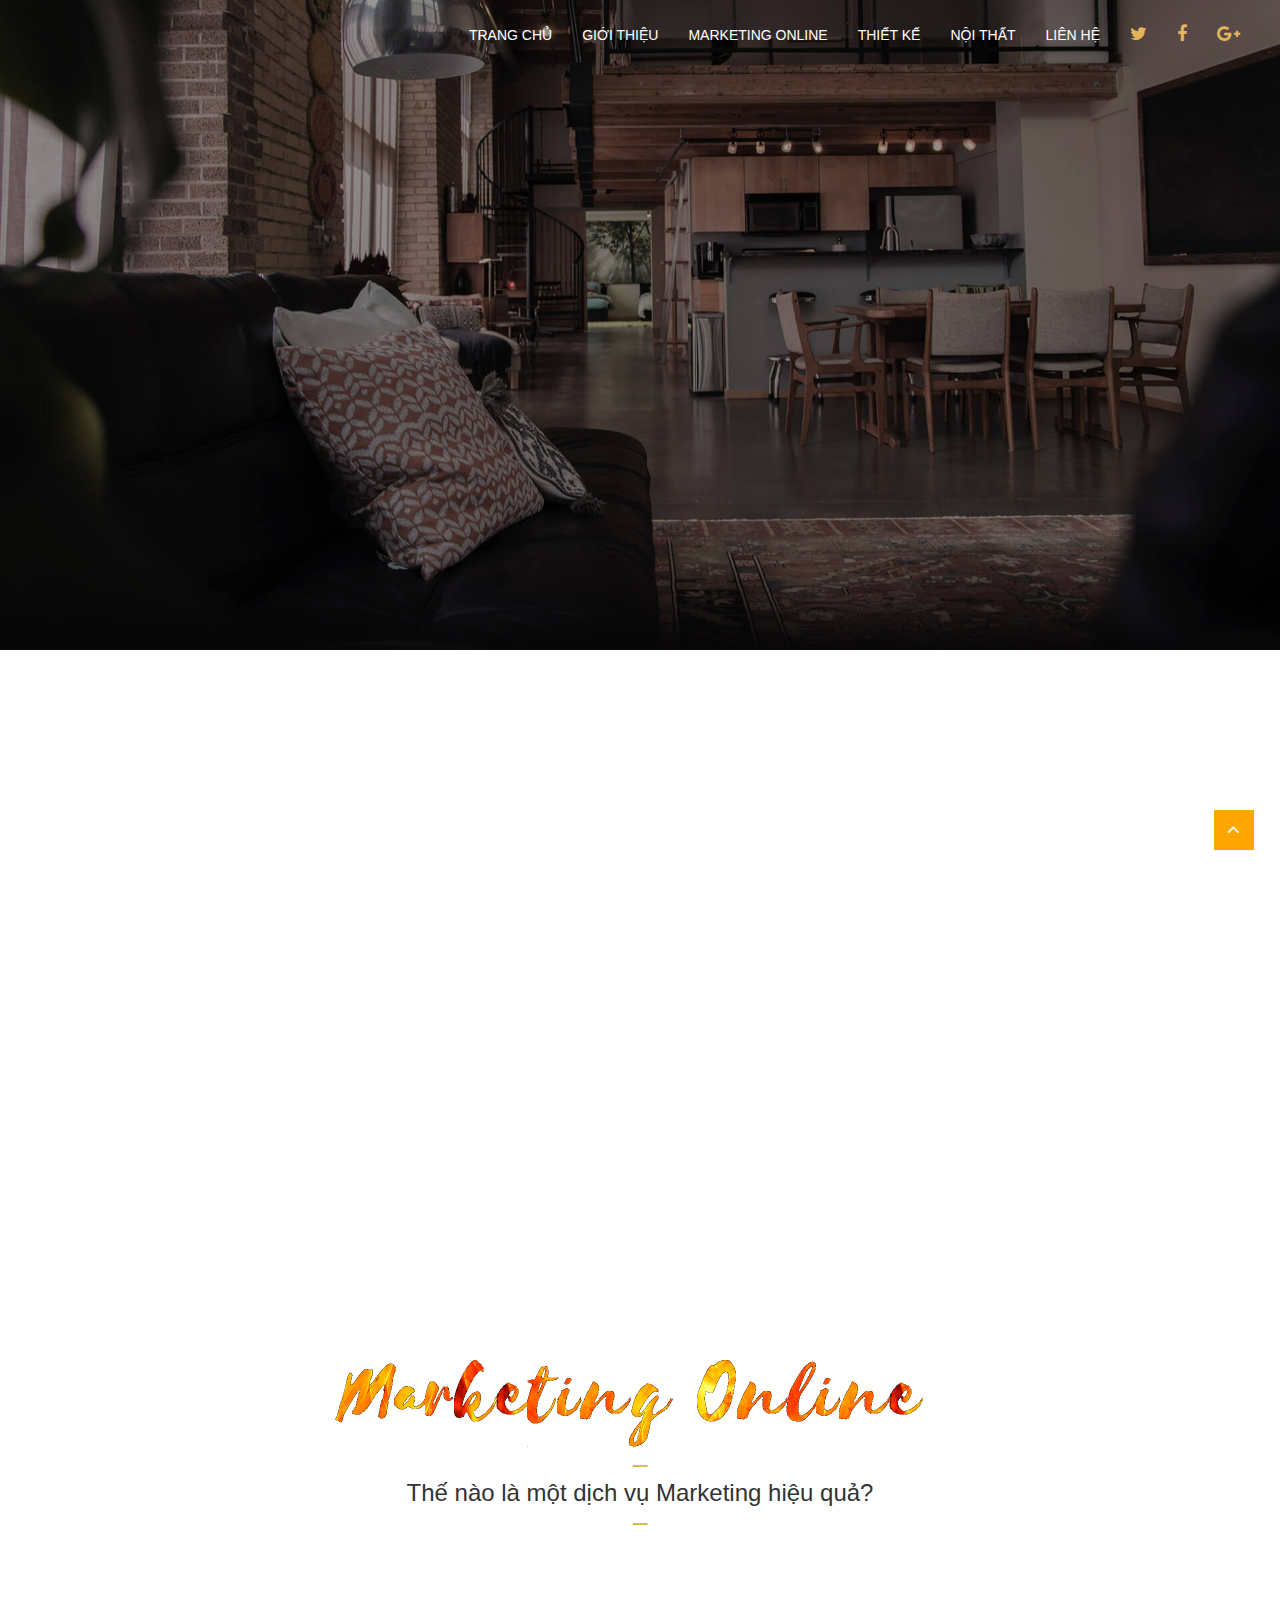
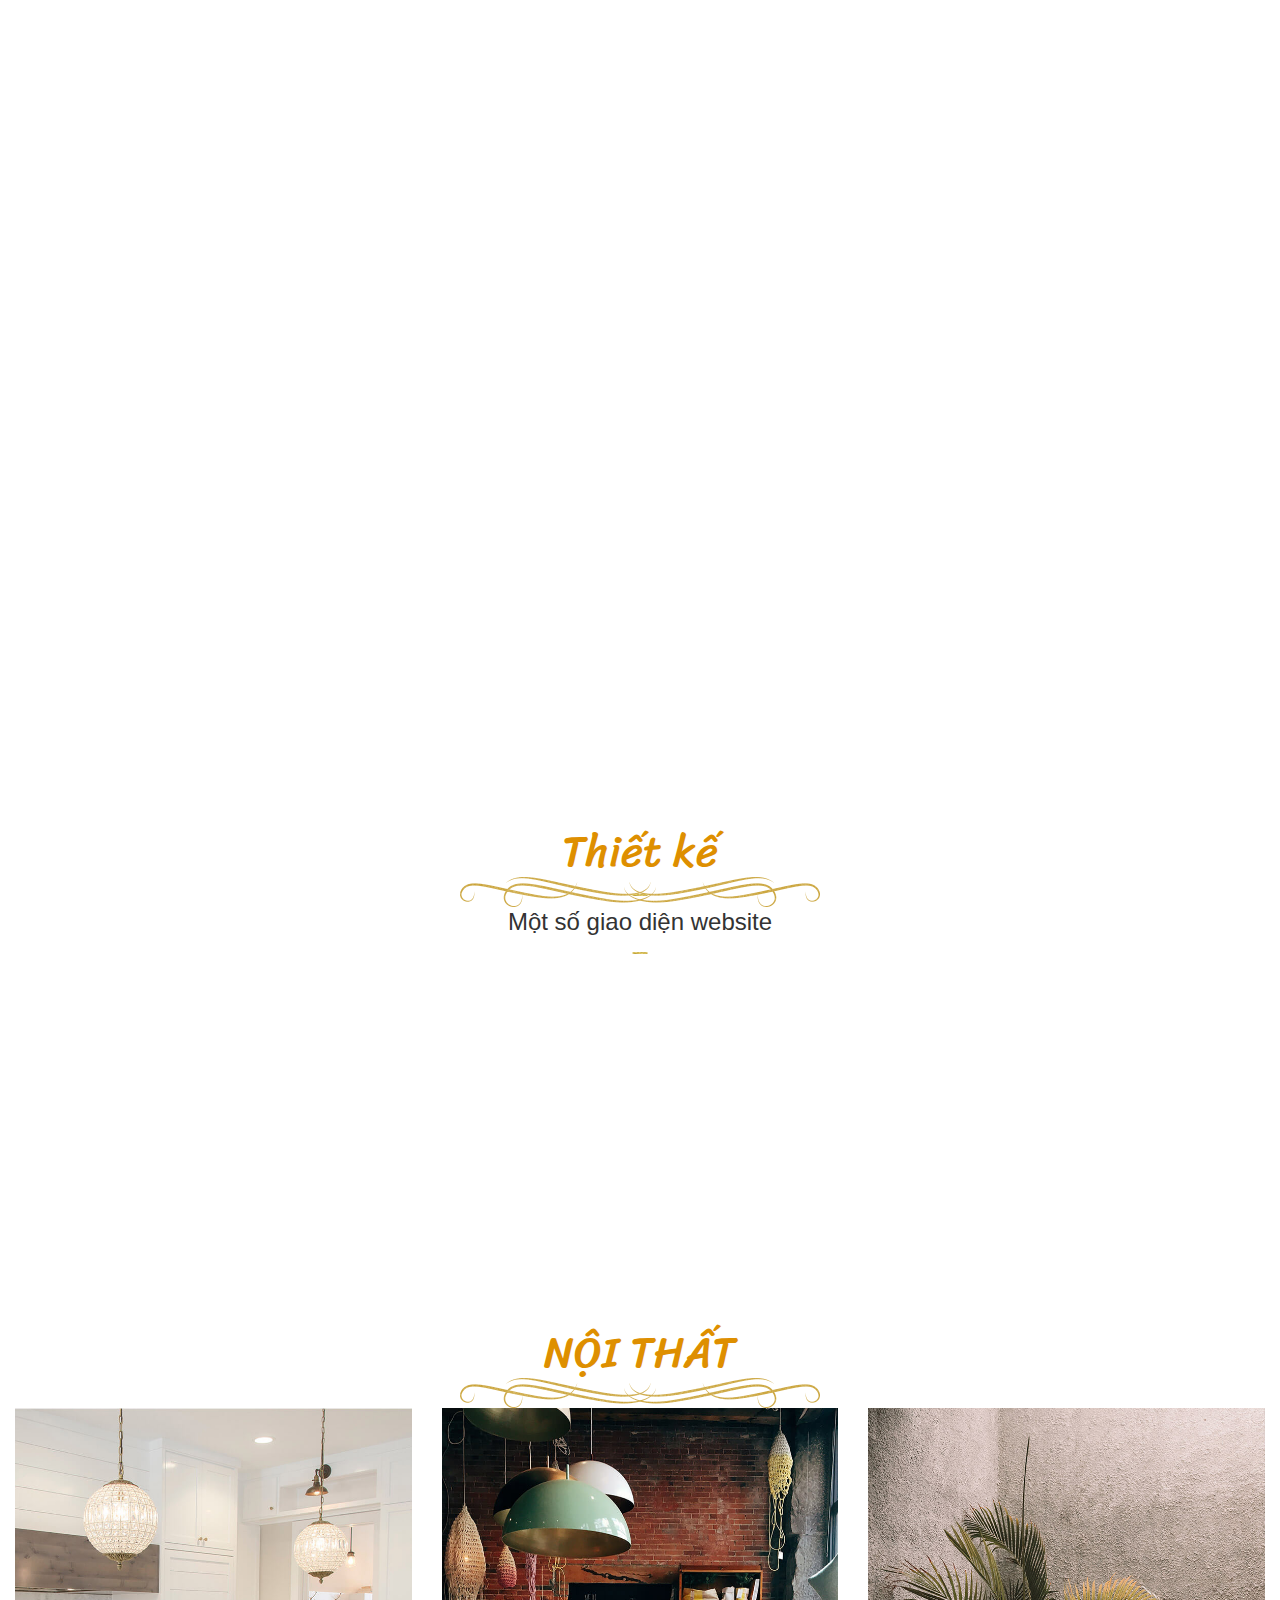
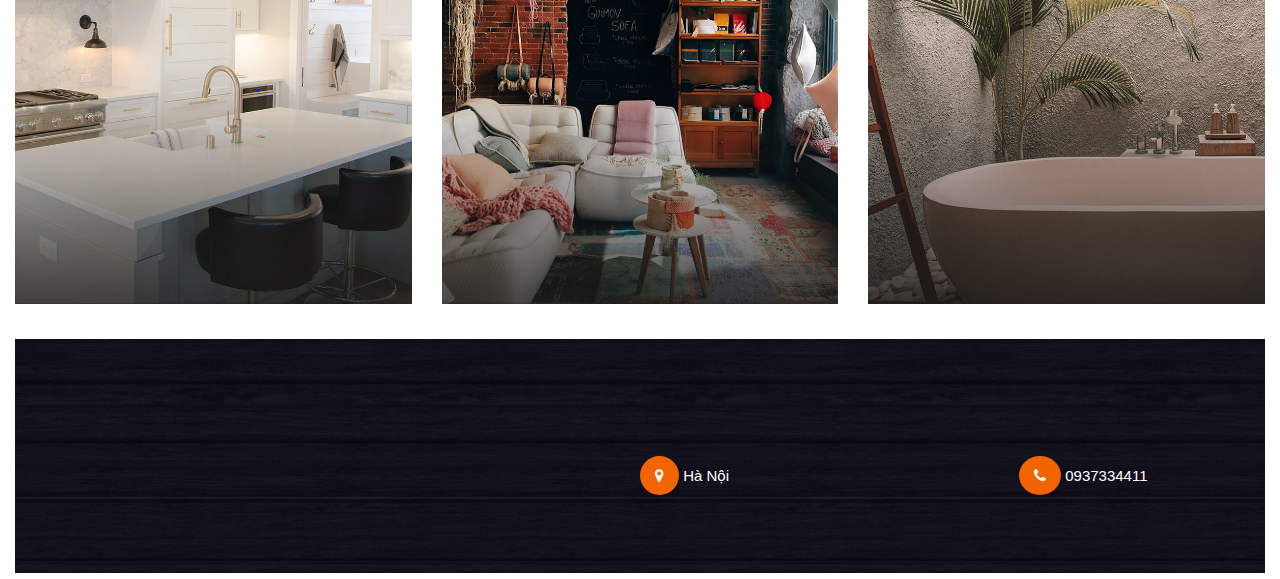
<file: index.html>
<!DOCTYPE html>
<html lang="en">

<head>
    <title> Marketing Online </title>
    <meta charset="utf-8">
    <meta name="viewport" content="width=device-width, initial-scale=1">
    <script type="text/javascript" src="vendor/bootstrap.js"></script>
    <script type="text/javascript" src="1.js"></script>
    <script type="text/javascript" src="vendor/jquery.js"></script>
    <link rel="shortcut icon" href="images/icon.png" type="image/x-icon">
    <script type="text/javascript" src="jquery.easing.1.3.js"></script>
	<script type="text/javascript" src="isotope.pkgd.min.js"></script>
    <script type="text/javascript" src="vendor/TweenMax.min.js"></script>
    <link rel="stylesheet" href="vendor/bootstrap.min.css">
    <link rel="stylesheet" href="vendor/font-awesome.min.css">
    <link href="css/lecker_style.css" rel="stylesheet">
    <!-- <link rel="stylesheet" href="vendor/bootstrap.css"> -->
    <link rel="stylesheet" href="1.css">
    <!-- Theme CSS -->
<link href="https://fonts.googleapis.com/css?family=Pacifico&amp;subset=vietnamese" rel="stylesheet">
<link href="https://fonts.googleapis.com/css?family=Sriracha&amp;subset=vietnamese" rel="stylesheet">
<!-- Library CSS -->
<!-- <link href="css/lecker_library.css" rel="stylesheet"> -->

</head>

<body>
    <div class="container-fluid bg ">
        <div class="row">
            <div class="col-md 12">
                <nav class="navbar navbar-default" role="navigation">
                    <div class="container-fluid">
                        <!-- Brand and toggle get grouped for better mobile display -->
                        <div class="navbar-header">
                            <button type="button" class="navbar-toggle" data-toggle="collapse" data-target=".navbar-ex1-collapse">
                                <span class="sr-only">Toggle navigation</span>
                                <span class="icon-bar"></span>
                                <span class="icon-bar"></span>
                                <span class="icon-bar"></span>
                            </button>
                        </div>
                
                        <!-- Collect the nav links, forms, and other content for toggling -->
                        <div class="collapse navbar-collapse navbar-ex1-collapse">
                            
                            <ul class="nav navbar-nav navbar-right listmenu1">
                                <li><a href="#">TRANG CHỦ</a></li>
                                <li><a href="">GIỚI THIỆU</a></li>
                                <li><a href="">MARKETING ONLINE</a></li>
                                <li><a href="">THIẾT KẾ</a></li>
                                <li><a href="">NỘI THẤT</a></li>
                                <li><a href="">LIÊN HỆ</a></li>
                                <li><a href="#"><i class="fa fa-twitter"></i></a></li>
                                <li><a href="#"><i class="fa fa-facebook"></i></a></li>
                                <li><a href="#"><i class="fa fa-google-plus"></i></a></li>
                            </ul>
                        </div><!-- /.navbar-collapse -->
                    </div>
                </nav>
            </div>
        </div>
        <div class="lect1 lec_gold">
            <span class="char1 lec_letter_M">M</span>
            <span class="char2 lec_letter_a">a</span>
            <span class="char3 lec_letter_r">r</span>
            <span class="char4 lec_letter_k">k</span>
            <span class="char5 lec_letter_e">e</span>
            <span class="char6 lec_letter_t">t</span>
            <span class="char7 lec_letter_i">i</span>
            <span class="char8 lec_letter_n">n</span>
            <span class="char9 lec_letter_g">g</span>
            <span class="char10 lec_letter_"> </span>
            <span class="char11 lec_letter_O">O</span>
            <span class="char12 lec_letter_n">n</span>
            <span class="char13 lec_letter_l">l</span>
            <span class="char14 lec_letter_i">i</span>
            <span class="char15 lec_letter_n">n</span>
            <span class="char16 lec_letter_e">e</span>
        </div>  
        <div class="img-arrow">
            <img src="images/a_arrow.png" class="a_arrow" alt="">
        </div>
        <div class="slogan">
            <p>Theo bạn tiêu chí để có 1 Slogan hoàn hảo là gì?</p>
        </div>    
        <div class="tontai">
            <p>TỒN TẠI LÀ PHẢI KHÁC BIỆT</p>
        </div>
        <a class="lec_scroll_down lec_go" href="">
            <b></b>
            <i class="fa fa-angle-double-down"></i>
        </a>
    </div>
   <!--  <div class="container-fluid">
        <div class="div-gt">  
            <h2>GIỚI THIỆU</h2>
            <img src="images/decor-big-gold.png" alt="">
        </div>
    </div> -->
    <div class="container-fluid text-center" id="gioithieu">
        <!-- row -->
        <div class="row" style="    padding-top: 40px;">
            <div class=" img-gt-bg col-md-10 " id="gt1">
                <img src="images/rooms-notinclude1.jpg" alt="" style="width:  100%;">
            </div>
            <!-- col end -->

            <div id="gt2" class=" txt-gt-bg col-md-5  lec_animation_abs_block lec_posr lec_image_bck skrollable skrollable-" data-bottom-top="" data-top-bottom="" data-image="images/main_back.jpg" style="background-image: url(&quot;images/main_back.jpg&quot;);">

                <!-- Over -->
                <div class="lec_over" data-color="#000" data-opacity="0.08" style="background-color: rgb(0, 0, 0); opacity: 0.08;"></div>

                <div class="lec_parallax_menu lec_image_bck lec_fixed" style="background-attachment: fixed;">
                    <h2 class="lec_gold lec_title_counter">
                        <div class="div-gt">  
                            <h2>GIỚI THIỆU</h2>
                            <img src="images/decor-big-gold.png" alt="">
                        </div>
                    </h2>
                    <h3 class="lec_gold_subtitle">Dịch Vụ Marketing Nội Thất</h3>
                    <p>Trong tất cả các giai đoạn phát triển, giải pháp Marketing luôn là bài toán thách thức với hầu hết các doanh nghiệp trong đó bao gồm cả FDI lẫn SME. Xây dựng một phòng marketing được vận hành trơn tru và ổn định còn là một bài toán khó. <br>

                    Hiểu được tâm lý này của các CEO và CMO, chúng tôi đã cung cấp một dịch vụ marketing chuyên về nội thất một cách chu toàn nhất.</p>
                    <p><img src="images/bbq/bbq_logo4.png" height="100" alt=""></p>
                </div>
            </div>
            <!-- col end -->
        </div>
        <!-- row end -->
    </div>
    <div class="container-fluid text-center" id="ismkt">
        <h2 class="lec_gold lec_title_counter">
            <div class="lect1 lec_gold">
                <span class=" lec_letter_M">M</span>
                <span class=" lec_letter_a">a</span>
                <span class=" lec_letter_r">r</span>
                <span class=" lec_letter_k">k</span>
                <span class=" lec_letter_e">e</span>
                <span class=" lec_letter_t">t</span>
                <span class=" lec_letter_i">i</span>
                <span class=" lec_letter_n">n</span>
                <span class=" lec_letter_g">g</span>
                <span class=" lec_letter_"> </span>
                <span class=" lec_letter_O">O</span>
                <span class=" lec_letter_n">n</span>
                <span class=" lec_letter_l">l</span>
                <span class=" lec_letter_i">i</span>
                <span class=" lec_letter_n">n</span>
                <span class=" lec_letter_e">e</span>
            </div>
        </h2>
        <h3 class="lec_gold_subtitle">Thế nào là một dịch vụ Marketing hiệu quả?</h3>
        <div class="col-md-12">
            <div class="row">
                <div class="col-md-4 col-sm-4 col-xs-12 div-mk">
                    <img src="images/home_event_icon_1.jpg" alt="">
                    <h3>Hoạch định chiến lược</h3>
                    <p>Chúng tôi sẽ cho bạn một chiến lược kinh doanh hoàn chỉnh, giúp công việc quản lý tốt hơn</p>
                </div>
                <div class="col-md-4 col-sm-4 col-xs-12 div-mk">
                    <img src="images/home_event_icon_3.jpg" alt="">
                    <h3>Xây dựng trang web cho sản phẩm</h3>
                    <p>Để một website hoạt động hiệu quả, cần có 3 yếu tố không thể thiếu: Domain (tên miền) là yếu tô đầu tiên phải kể đến, Hosting (hay host) là yếu tố thứ hai cần phải đảm bảo, Công cụ để xây dựng giao diện cho website</p>
                </div>
                <div class="col-md-4 col-sm-4 col-xs-12 div-mk">
                    <img src="images/home_event_icon_2.jpg" alt="">
                    <h3>Các kênh truyền thông</h3>
                    <p>Xây dựng quảng cáo trên Facebook, Google, Seo, chăm sóc Facebook & Website</p>
                </div>
            </div>
            <div class="row">
                <div class="col-md-4 col-sm-4 col-xs-12 div-mk">
                    <img src="images/home_event_icon_4.jpg" alt="">
                    <h3>Thu thập thông tin</h3>
                    <p>Xây dựng danh sách email của bạn là quan trọng. Email marketing cũng là một phương pháp marketing online hiệu quả để bạn tiếp cận đến người tiêu dùng. <br>Kết nối Profile Facebook cá nhân của bạn với trang kinh doanh Facebook của bạn</p>
                </div>
                <div class="col-md-4 col-sm-4 col-xs-12 div-mk">
                    <img src="images/home_event_icon_5.jpg" alt="">
                    <h3>Đo lường và đánh giá hiệu quả</h3>
                    <p>Để một website hoạt động hiệu quả, cần có 3 yếu tố không thể thiếu: Domain (tên miền) là yếu tô đầu tiên phải kể đến, Hosting (hay host) là yếu tố thứ hai cần phải đảm bảo, Công cụ để xây dựng giao diện cho website</p>
                </div>
                <div class="col-md-4 col-sm-4 col-xs-12 div-mk">
                    <img src="images/home_event_icon_6.jpg" alt="">
                    <h3>Bảo vệ quyền lợi người dùng</h3>
                    <p>Cho khách hàng thấy các chứng nhận bảo mật thông tin
                        Luôn cập nhật thông tin liên lạc
                        Thêm đánh giá và lời chứng thực của khách hàng vào website
                        Không để khách hàng phải cung cấp quá nhiều thông tin
                        Nâng tốc độ tải của website
                        Đảm bảo sự an toàn cho quy trình thanh toán</p>
                </div>
            </div>
        </div>
    </div>

    <div class="container-fluid text-center" id="istk">
        <div class="div-gt">  
            <h2>Thiết kế</h2>
            <img src="images/decor-big-gold.png" alt="">
        </div>
        <div class="col-md-12">
        <h3 class="lec_gold_subtitle" style="margin-top: 0px">Một số giao diện website</h3>
            <div class="row">
                <div class="col-md-3 col-sm-3 col-xs-12 temp">
                    <a href="theestate/index.html" target="_blank">
                        <img src="theestate/theestate-free-template.jpg" width="100%" alt="">
                        <h3>theestate</h3>
                    </a>
                </div>
                <div class="col-md-3 col-sm-3 col-xs-12 temp">
                    <a  href="industry/index.html" target="_blank">
                        <img src="industry/industry-free-template.jpg" width="100%" alt="">
                        <h3>industry</h3>
                    </a>
                </div>
                <div class="col-md-3 col-sm-3 col-xs-12 temp">
                    <a  href="balay/index.html" target="_blank">
                        <img src="balay/balay-free-template.jpg" width="100%" alt="">
                        <h3>balay</h3>
                    </a>
                </div>
                <div class="col-md-3 col-sm-3 col-xs-12 temp">
                    <a  href="fplus/index.html" target="_blank">
                        <img src="fplus/fplus-free-template.jpg" width="100%" alt="">
                        <h3>fplus</h3>
                    </a>
                </div>
            </div>
        </div>
    </div>
    <div class="container-fluid" id="isnt">
        <div class="div-gt">  
            <h2>NỘI THẤT</h2>
            <img src="images/decor-big-gold.png" alt="">
        </div>
        <div class="row">
            <div class="col-md-4 col-xs-12 tin1">
                    <img src="images/tin1.jpg" width="100%" alt="">
                <div class="intent">
                    <h3 class="lbl-nt">
                        NỘI THẤT
                    </h3>
                    <center class="img-ke"><img src="images/ke.png" alt=""></center>
                    Lorem ipsum dolor sit amet leo ultrices posuere orci magna purus, dictum justo elit, pulvinar nulla a lorem pretium sit amet quam. Donec nec malesuada fames ac accumsan vitae, mollis nibh pulvinar vulputate.
                </div>
            </div>
            <div class="col-md-4 col-xs-12 tin2">
                <img src="images/tin2.jpg" width="100%" alt="">
                <div class="intent">
                    <h3 class="lbl-nt">
                        NỘI THẤT
                    </h3>
                    <center class="img-ke"><img src="images/ke.png" alt=""></center>
                    Lorem ipsum dolor sit amet leo ultrices posuere orci magna purus, dictum justo elit, pulvinar nulla a lorem pretium sit amet quam. Donec nec malesuada fames ac accumsan vitae, mollis nibh pulvinar vulputate.
                </div>
            </div>
            <div class="col-md-4 col-xs-12 tin3">
                <img src="images/tin3.jpg" width="100%" alt="">
                <div class="intent">
                    <h3 class="lbl-nt">
                        NỘI THẤT
                    </h3>
                    <center class="img-ke"><img src="images/ke.png" alt=""></center>
                    Lorem ipsum dolor sit amet leo ultrices posuere orci magna purus, dictum justo elit, pulvinar nulla a lorem pretium sit amet quam. Donec nec malesuada fames ac accumsan vitae, mollis nibh pulvinar vulputate.
                </div>
            </div>
        </div>
    </div>

    <div class="container-fluid" id="idlienhe">
        <img src="images/ft.PNG" width="100%" alt="">
        <div class="map">
            <iframe src="https://www.google.com/maps/embed?pb=!1m18!1m12!1m3!1d3725.2025084542365!2d105.83716831430743!3d20.98451799466446!2m3!1f0!2f0!3f0!3m2!1i1024!2i768!4f13.1!3m3!1m2!1s0x3135ac5d4297bf61%3A0xbd3c03ddf158ad9f!2zMTAxIMSQ4buLbmggQ8O0bmcsIEdpw6FwIELDoXQsIFRoYW5oIFh1w6JuLCBIw6AgTuG7mWksIFZp4buHdCBOYW0!5e0!3m2!1svi!2s!4v1527316255311" width="" height="100%" frameborder="0" style="border:0" allowfullscreen></iframe>
        </div>
        <div class="cont-lh">
            <p style="    padding-right: 290px;"><i class="fa fa-map-marker"></i> Hà Nội</p>
            <p><i class="fa fa-phone"></i>  0937334411</p>
        </div>
    </div>
    <div class="isup">
        <i class="fa fa-angle-up"></i>
    </div>

</body>

</html>
</file>
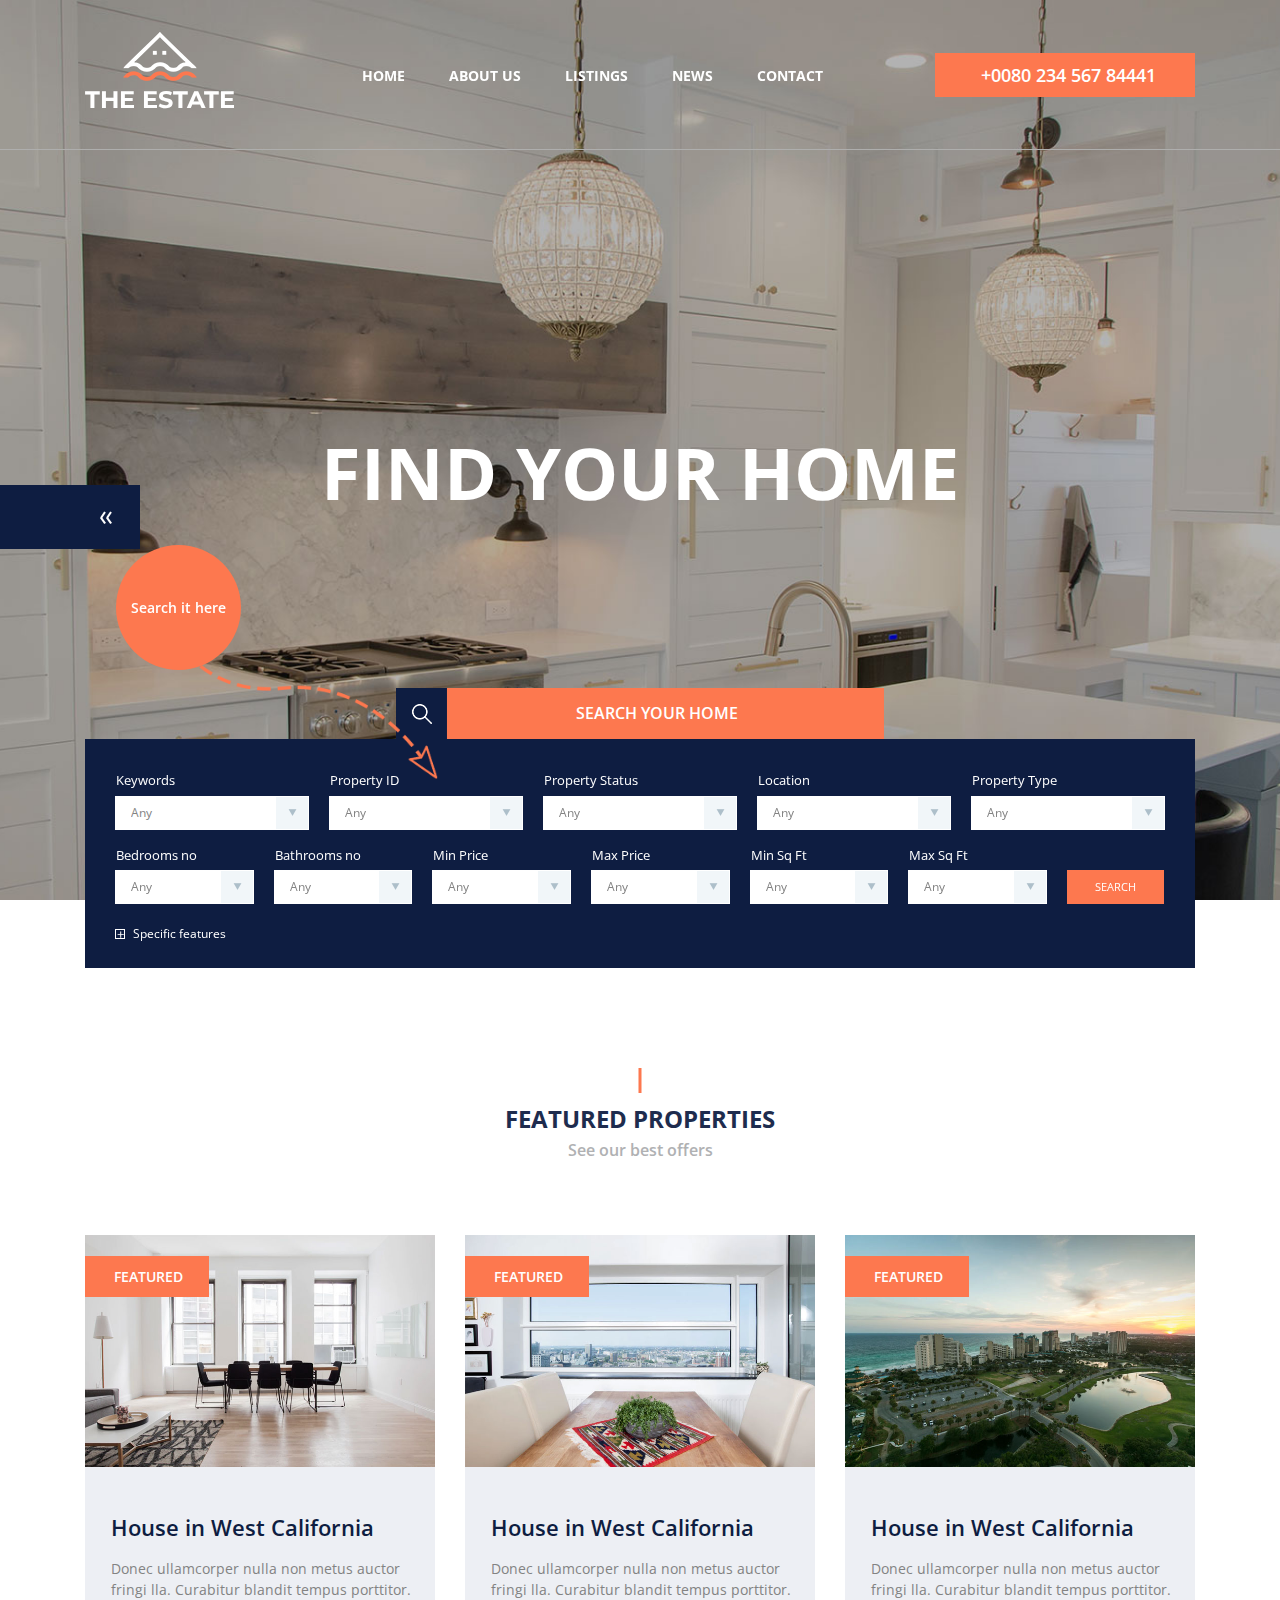
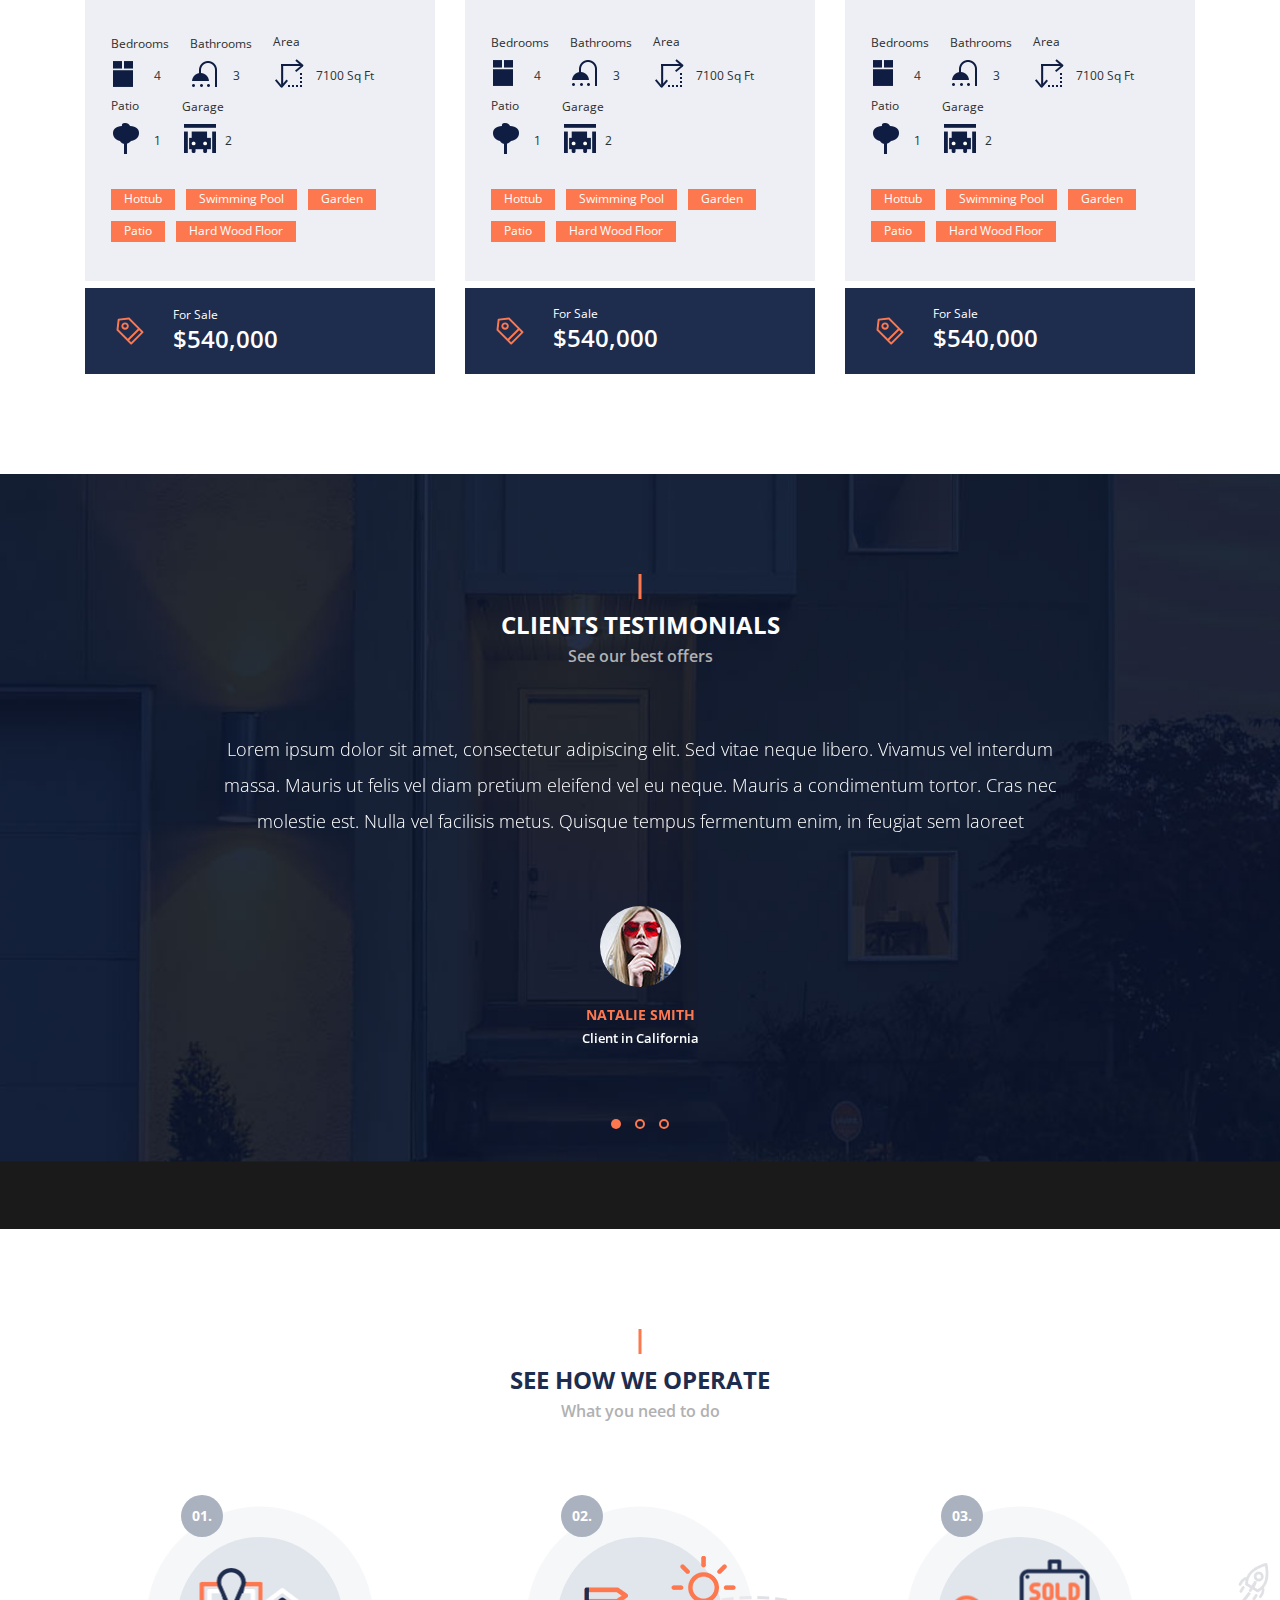
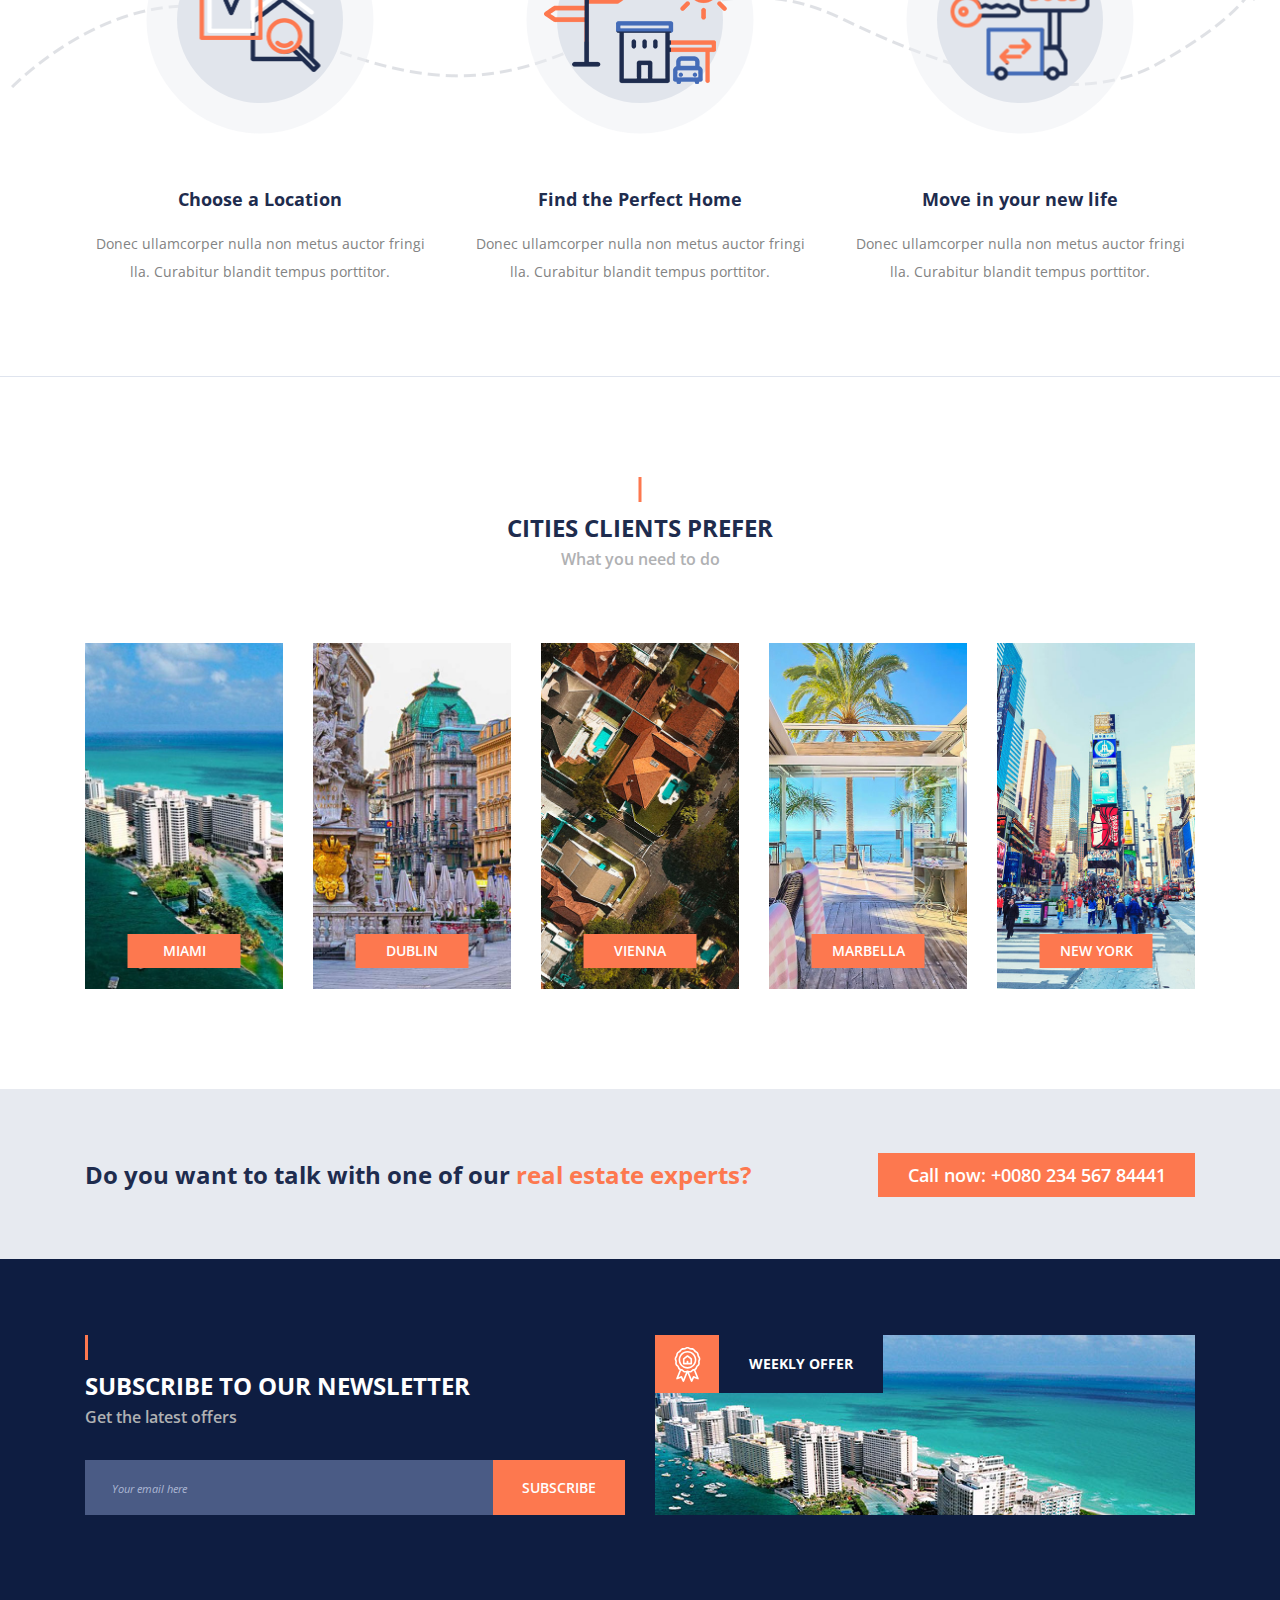
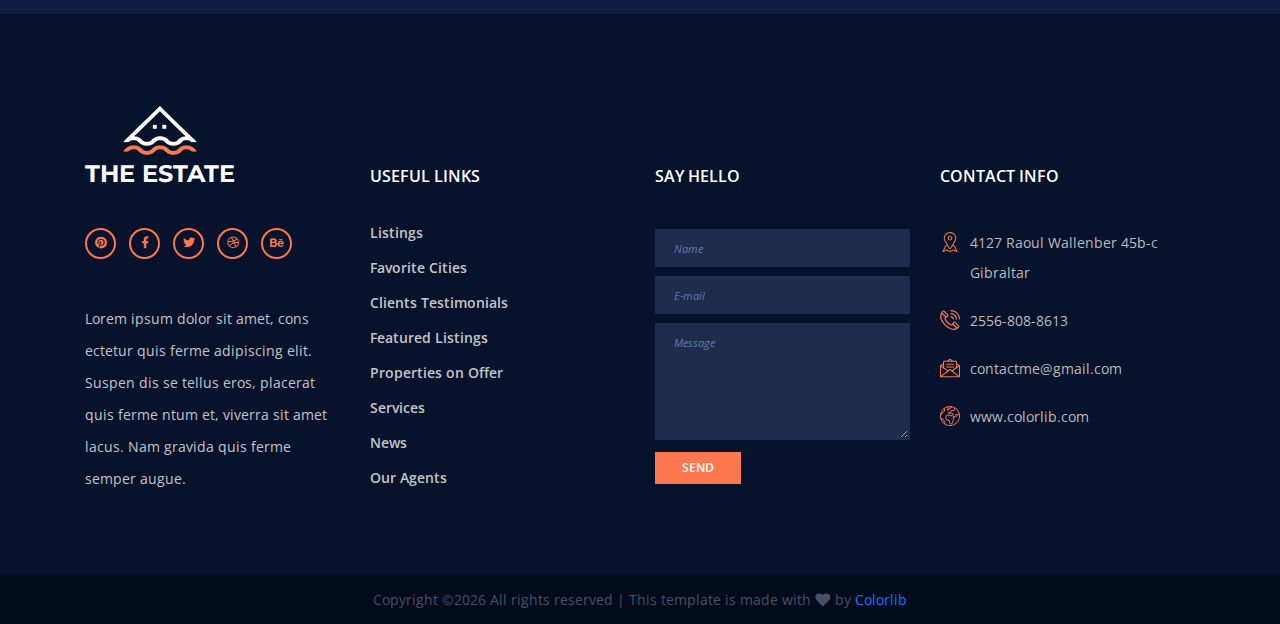
<file: theestate/index.html>
<!DOCTYPE html>
<html lang="en">
<head>
<title>The Estate</title>
<meta charset="utf-8">
<meta http-equiv="X-UA-Compatible" content="IE=edge">
<meta name="description" content="The Estate Teplate">
<meta name="viewport" content="width=device-width, initial-scale=1">
<link rel="stylesheet" type="text/css" href="styles/bootstrap4/bootstrap.min.css">
<link href="plugins/fontawesome-free-5.0.1/css/fontawesome-all.css" rel="stylesheet" type="text/css">
<link rel="stylesheet" type="text/css" href="plugins/OwlCarousel2-2.2.1/owl.carousel.css">
<link rel="stylesheet" type="text/css" href="plugins/OwlCarousel2-2.2.1/owl.theme.default.css">
<link rel="stylesheet" type="text/css" href="plugins/OwlCarousel2-2.2.1/animate.css">
<link rel="stylesheet" type="text/css" href="styles/main_styles.css">
<link rel="stylesheet" type="text/css" href="styles/responsive.css">
</head>

<body>

<div class="super_container">
	
	<!-- Home -->
	<div class="home">
		
		<!-- Home Slider -->
		<div class="home_slider_container">
			<div class="owl-carousel owl-theme home_slider">

				<!-- Home Slider Item -->
				<div class="owl-item home_slider_item">
					<!-- Image by https://unsplash.com/@aahubs -->
					<div class="home_slider_background" style="background-image:url(images/home_slider_bcg.jpg)"></div>
					<div class="home_slider_content_container text-center">
						<div class="home_slider_content">
							<h1 data-animation-in="flipInX" data-animation-out="animate-out fadeOut">find your home</h1>
						</div>
					</div>
				</div>

				<!-- Home Slider Item -->
				<div class="owl-item home_slider_item">
					<!-- Image by https://unsplash.com/@aahubs -->
					<div class="home_slider_background" style="background-image:url(images/home_slider_bcg.jpg)"></div>
					<div class="home_slider_content_container text-center">
						<div class="home_slider_content">
							<h1 data-animation-in="flipInX" data-animation-out="animate-out fadeOut">find your home</h1>
						</div>
					</div>
				</div>

				<!-- Home Slider Item -->
				<div class="owl-item home_slider_item">
					<!-- Image by https://unsplash.com/@aahubs -->
					<div class="home_slider_background" style="background-image:url(images/home_slider_bcg.jpg)"></div>
					<div class="home_slider_content_container text-center">
						<div class="home_slider_content">
							<h1 data-animation-in="flipInX" data-animation-out="animate-out fadeOut">find your home</h1>
						</div>
					</div>
				</div>
			</div>
			
			<!-- Home Slider Nav -->
			<div class="home_slider_nav_left home_slider_nav d-flex flex-row align-items-center justify-content-end">
				<img src="images/nav_left.png" alt="">
			</div>

		</div>

	</div>

	<!-- Header -->

	<header class="header trans_300">
		<div class="container">
			<div class="row">
				<div class="col">
					<div class="header_container d-flex flex-row align-items-center trans_300">

						<!-- Logo -->

						<div class="logo_container">
							<a href="#">
								<div class="logo">
									<img src="images/logo.png" alt="">
									<span>the estate</span>
								</div>
							</a>
						</div>
						
						<!-- Main Navigation -->

						<nav class="main_nav">
							<ul class="main_nav_list">
								<li class="main_nav_item"><a href="#">home</a></li>
								<li class="main_nav_item"><a href="#">about us</a></li>
								<!-- <li class="main_nav_item"><a href="about.html">about us</a></li> -->
								<li class="main_nav_item"><a href="#">listings</a></li>
								<li class="main_nav_item"><a href="#">news</a></li>
								<li class="main_nav_item"><a href="#">contact</a></li>
							</ul>
						</nav>
						
						<!-- Phone Home -->

						<div class="phone_home text-center">
							<span>+0080 234 567 84441</span>
						</div>
						
						<!-- Hamburger -->

						<div class="hamburger_container menu_mm">
							<div class="hamburger menu_mm">
								<i class="fas fa-bars trans_200 menu_mm"></i>
							</div>
						</div>

					</div>
				</div>
			</div>
		</div>

		<!-- Menu -->

		<div class="menu menu_mm">
			<ul class="menu_list">
				<li class="menu_item">
					<div class="container">
						<div class="row">
							<div class="col">
								<a href="#">home</a>
							</div>
						</div>
					</div>
				</li>
				<li class="menu_item">
					<div class="container">
						<div class="row">
							<div class="col">
								<a href="about.html">about us</a>
							</div>
						</div>
					</div>
				</li>
				<li class="menu_item">
					<div class="container">
						<div class="row">
							<div class="col">
								<a href="listings.html">listings</a>
							</div>
						</div>
					</div>
				</li>
				<li class="menu_item">
					<div class="container">
						<div class="row">
							<div class="col">
								<a href="news.html">news</a>
							</div>
						</div>
					</div>
				</li>
				<li class="menu_item">
					<div class="container">
						<div class="row">
							<div class="col">
								<a href="contact.html">contact</a>
							</div>
						</div>
					</div>
				</li>
			</ul>
		</div>

	</header>
	
	<!-- Search Box -->

	<div class="search_box">
		<div class="container">
			<div class="row">
				<div class="col">

					<div class="search_box_outer">
						<div class="search_box_inner">

							<!-- Search Box Title -->
							<div class="search_box_title text-center">
								<div class="search_box_title_inner">
									<div class="search_box_title_icon d-flex flex-column align-items-center justify-content-center"><img src="images/search.png" alt=""></div>
									<span>search your home</span>
								</div>
							</div>

							<!-- Search Arrow -->
							<div class="search_arrow_box">
								<div class="search_arrow_box_inner">
									<div class="search_arrow_circle d-flex flex-column align-items-center justify-content-center"><span>Search it here</span></div>
									<img src="images/search_arrow.png" alt="">
								</div>
							</div>

							<!-- Search Form -->
							<form class="search_form" action="#">
								<div class="search_box_container">
									<ul class="dropdown_row clearfix">
										<li class="dropdown_item dropdown_item_5">
											<div class="dropdown_item_title">Keywords</div>
											<select name="keywords" id="keywords" class="dropdown_item_select">
												<option>Any</option>
												<option>Keyword 1</option>
												<option>Keyword 2</option>
											</select>
										</li>
										<li class="dropdown_item dropdown_item_5">
											<div class="dropdown_item_title">Property ID</div>
											<select name="property_ID" id="property_ID" class="dropdown_item_select">
												<option>Any</option>
												<option>ID 1</option>
												<option>ID 2</option>
											</select>
										</li>
										<li class="dropdown_item dropdown_item_5">
											<div class="dropdown_item_title">Property Status</div>
											<select name="property_status" id="property_status" class="dropdown_item_select">
												<option>Any</option>
												<option>Status 1</option>
												<option>Status 2</option>
											</select>
										</li>
										<li class="dropdown_item dropdown_item_5">
											<div class="dropdown_item_title">Location</div>
											<select name="property_location" id="property_location" class="dropdown_item_select">
												<option>Any</option>
												<option>Location 1</option>
												<option>Location 2</option>
											</select>
										</li>
										<li class="dropdown_item dropdown_item_5">
											<div class="dropdown_item_title">Property Type</div>
											<select name="property_type" id="property_type" class="dropdown_item_select">
												<option>Any</option>
												<option>Type 1</option>
												<option>Type 2</option>
											</select>
										</li>
									</ul>
								</div>

								<div class="search_box_container">
									<ul class="dropdown_row clearfix">
										<li class="dropdown_item dropdown_item_6">
											<div class="dropdown_item_title">Bedrooms no</div>
											<select name="bedrooms_no" id="bedrooms_no" class="dropdown_item_select">
												<option>Any</option>
												<option>1</option>
												<option>2</option>
											</select>
										</li>
										<li class="dropdown_item dropdown_item_6">
											<div class="dropdown_item_title">Bathrooms no</div>
											<select name="bathrooms_no" id="bathrooms_no" class="dropdown_item_select">
												<option>Any</option>
												<option>1</option>
												<option>2</option>
											</select>
										</li>
										<li class="dropdown_item dropdown_item_6">
											<div class="dropdown_item_title">Min Price</div>
											<select name="min_price" id="min_price" class="dropdown_item_select">
												<option>Any</option>
												<option>$10000</option>
												<option>$20000</option>
											</select>
										</li>
										<li class="dropdown_item dropdown_item_6">
											<div class="dropdown_item_title">Max Price</div>
											<select name="max_price" id="max_price" class="dropdown_item_select">
												<option>Any</option>
												<option>$1000000</option>
												<option>$2000000</option>
											</select>
										</li>
										<li class="dropdown_item dropdown_item_6">
											<div class="dropdown_item_title">Min Sq Ft</div>
											<select name="min_sq_ft" id="min_sq_ft" class="dropdown_item_select">
												<option>Any</option>
												<option>Any</option>
												<option>Any</option>
											</select>
										</li>
										<li class="dropdown_item dropdown_item_6">
											<div class="dropdown_item_title">Max Sq Ft</div>
											<select name="max_sq_ft" id="max_sq_ft" class="dropdown_item_select">
												<option>Any</option>
												<option>Any</option>
												<option>Any</option>
											</select>
										</li>
										<li class="dropdown_item">
											<div class="search_button">
												<input value="search" type="submit" class="search_submit_button">
											</div>
										</li>
									</ul>
								</div>

								<div class="search_features_container">
									<div class="search_features_trigger">
										<a href="#">Specific features</a>
									</div>
									<ul class="search_features clearfix">
										<li class="search_features_item">
											<div>
												<input type="checkbox" id="search_features_1" class="search_features_cb">
												<label for="search_features_1">Feature 1</label>
											</div>	
										</li>
										<li class="search_features_item">
											<div>
												<input type="checkbox" id="search_features_2" class="search_features_cb">
												<label for="search_features_2">Feature 2</label>
											</div>
										</li>
										<li class="search_features_item">
											<div>
												<input type="checkbox" id="search_features_3" class="search_features_cb">
												<label for="search_features_3">Feature 3</label>
											</div>
										</li>
										<li class="search_features_item">
											<div>
												<input type="checkbox" id="search_features_4" class="search_features_cb">
												<label for="search_features_4">Feature 4</label>
											</div>
										</li>
										<li class="search_features_item">
											<div>
												<input type="checkbox" id="search_features_5" class="search_features_cb">
												<label for="search_features_5">Feature 5</label>
											</div>
										</li>
										<li class="search_features_item">
											<div>
												<input type="checkbox" id="search_features_6" class="search_features_cb">
												<label for="search_features_6">Feature 6</label>
											</div>
										</li>
										<li class="search_features_item">
											<div>
												<input type="checkbox" id="search_features_7" class="search_features_cb">
												<label for="search_features_7">Feature 7</label>
											</div>
										</li>
										<li class="search_features_item">
											<div>
												<input type="checkbox" id="search_features_8" class="search_features_cb">
												<label for="search_features_8">Feature 8</label>
											</div>
										</li>
										<li class="search_features_item">
											<div>
												<input type="checkbox" id="search_features_9" class="search_features_cb">
												<label for="search_features_9">Feature 9</label>
											</div>
										</li>
										<li class="search_features_item">
											<div>
												<input type="checkbox" id="search_features_10" class="search_features_cb">
												<label for="search_features_10">Feature 10</label>
											</div>
										</li>
									</ul>
								</div>

							</form>
						</div>
					</div>

				</div>
			</div>
		</div>		
	</div>

	<!-- Featured Properties -->

	<div class="featured">
		<div class="container">
			<div class="row">
				<div class="col">
					<div class="section_title text-center">
						<h3>featured properties</h3>
						<span class="section_subtitle">See our best offers</span>
					</div>
				</div>
			</div>

			<div class="row featured_row">
				<div class="col-lg-4 featured_card_col">

					<div class="featured_card_container">
						<div class="card featured_card trans_300">
							<div class="featured_panel">featured</div>
							<img class="card-img-top" src="images/featured_1.jpg" alt="https://unsplash.com/@breather">
							<div class="card-body">
								<div class="card-title"><a href="listings_single.html">House in West California</a></div>
								<div class="card-text">Donec ullamcorper nulla non metus auctor fringi lla. Curabitur blandit tempus porttitor.</div>
								<div class="rooms">

									<div class="room">
										<span class="room_title">Bedrooms</span>
										<div class="room_content">
											<div class="room_image"><img src="images/bedroom.png" alt=""></div>
											<span class="room_number">4</span>
										</div>
									</div>

									<div class="room">
										<span class="room_title">Bathrooms</span>
										<div class="room_content">
											<div class="room_image"><img src="images/shower.png" alt=""></div>
											<span class="room_number">3</span>
										</div>
									</div>

									<div class="room">
										<span class="room_title">Area</span>
										<div class="room_content">
											<div class="room_image"><img src="images/area.png" alt=""></div>
											<span class="room_number">7100 Sq Ft</span>
										</div>
									</div>

									<div class="room">
										<span class="room_title">Patio</span>
										<div class="room_content">
											<div class="room_image"><img src="images/patio.png" alt=""></div>
											<span class="room_number">1</span>
										</div>
									</div>

									<div class="room">
										<span class="room_title">Garage</span>
										<div class="room_content">
											<div class="room_image"><img src="images/garage.png" alt=""></div>
											<span class="room_number">2</span>
										</div>
									</div>

								</div>

								<div class="room_tags">
									<span class="room_tag"><a href="#">Hottub</a></span>
									<span class="room_tag"><a href="#">Swimming Pool</a></span>
									<span class="room_tag"><a href="#">Garden</a></span>
									<span class="room_tag"><a href="#">Patio</a></span>
									<span class="room_tag"><a href="#">Hard Wood Floor</a></span>
								</div>

							</div>
						</div>

						<div class="featured_card_box d-flex flex-row align-items-center trans_300">
							<img src="images/tag.svg" alt="https://www.flaticon.com/authors/lucy-g">
							<div class="featured_card_box_content">
								<div class="featured_card_price_title">For Sale</div>
								<div class="featured_card_price">$540,000</div>
							</div>
						</div>

					</div>

				</div>

				<div class="col-lg-4 featured_card_col">

					<div class="featured_card_container">
						<div class="card featured_card trans_300">
							<div class="featured_panel">featured</div>
							<img class="card-img-top" src="images/featured_2.jpg" alt="https://unsplash.com/@astute">
							<div class="card-body">
								<div class="card-title"><a href="listings_single.html">House in West California</a></div>
								<div class="card-text">Donec ullamcorper nulla non metus auctor fringi lla. Curabitur blandit tempus porttitor.</div>
								<div class="rooms">

									<div class="room">
										<span class="room_title">Bedrooms</span>
										<div class="room_content">
											<div class="room_image"><img src="images/bedroom.png" alt=""></div>
											<span class="room_number">4</span>
										</div>
									</div>

									<div class="room">
										<span class="room_title">Bathrooms</span>
										<div class="room_content">
											<div class="room_image"><img src="images/shower.png" alt=""></div>
											<span class="room_number">3</span>
										</div>
									</div>

									<div class="room">
										<span class="room_title">Area</span>
										<div class="room_content">
											<div class="room_image"><img src="images/area.png" alt=""></div>
											<span class="room_number">7100 Sq Ft</span>
										</div>
									</div>

									<div class="room">
										<span class="room_title">Patio</span>
										<div class="room_content">
											<div class="room_image"><img src="images/patio.png" alt=""></div>
											<span class="room_number">1</span>
										</div>
									</div>

									<div class="room">
										<span class="room_title">Garage</span>
										<div class="room_content">
											<div class="room_image"><img src="images/garage.png" alt=""></div>
											<span class="room_number">2</span>
										</div>
									</div>

								</div>

								<div class="room_tags">
									<span class="room_tag"><a href="#">Hottub</a></span>
									<span class="room_tag"><a href="#">Swimming Pool</a></span>
									<span class="room_tag"><a href="#">Garden</a></span>
									<span class="room_tag"><a href="#">Patio</a></span>
									<span class="room_tag"><a href="#">Hard Wood Floor</a></span>
								</div>

							</div>
						</div>

						<div class="featured_card_box d-flex flex-row align-items-center trans_300">
							<img src="images/tag.svg" alt="https://www.flaticon.com/authors/lucy-g">
							<div class="featured_card_box_content">
								<div class="featured_card_price_title">For Sale</div>
								<div class="featured_card_price">$540,000</div>
							</div>
						</div>

					</div>

				</div>

				<div class="col-lg-4 featured_card_col">

					<div class="featured_card_container">
						<div class="card featured_card trans_300">
							<div class="featured_panel">featured</div>
							<img class="card-img-top" src="images/featured_3.jpg" alt="https://unsplash.com/@marcusneto">
							<div class="card-body">
								<div class="card-title"><a href="listings_single.html">House in West California</a></div>
								<div class="card-text">Donec ullamcorper nulla non metus auctor fringi lla. Curabitur blandit tempus porttitor.</div>
								<div class="rooms">

									<div class="room">
										<span class="room_title">Bedrooms</span>
										<div class="room_content">
											<div class="room_image"><img src="images/bedroom.png" alt=""></div>
											<span class="room_number">4</span>
										</div>
									</div>

									<div class="room">
										<span class="room_title">Bathrooms</span>
										<div class="room_content">
											<div class="room_image"><img src="images/shower.png" alt=""></div>
											<span class="room_number">3</span>
										</div>
									</div>

									<div class="room">
										<span class="room_title">Area</span>
										<div class="room_content">
											<div class="room_image"><img src="images/area.png" alt=""></div>
											<span class="room_number">7100 Sq Ft</span>
										</div>
									</div>

									<div class="room">
										<span class="room_title">Patio</span>
										<div class="room_content">
											<div class="room_image"><img src="images/patio.png" alt=""></div>
											<span class="room_number">1</span>
										</div>
									</div>

									<div class="room">
										<span class="room_title">Garage</span>
										<div class="room_content">
											<div class="room_image"><img src="images/garage.png" alt=""></div>
											<span class="room_number">2</span>
										</div>
									</div>

								</div>

								<div class="room_tags">
									<span class="room_tag"><a href="#">Hottub</a></span>
									<span class="room_tag"><a href="#">Swimming Pool</a></span>
									<span class="room_tag"><a href="#">Garden</a></span>
									<span class="room_tag"><a href="#">Patio</a></span>
									<span class="room_tag"><a href="#">Hard Wood Floor</a></span>
								</div>

							</div>
						</div>

						<div class="featured_card_box d-flex flex-row align-items-center trans_300">
							<img src="images/tag.svg" alt="https://www.flaticon.com/authors/lucy-g">
							<div class="featured_card_box_content">
								<div class="featured_card_price_title">For Sale</div>
								<div class="featured_card_price">$540,000</div>
							</div>
						</div>

					</div>

				</div>

			</div>
		</div>
	</div>

	<!-- Testimonials -->

	<div class="testimonials">
		<div class="testimonials_background_container prlx_parent">
			<div class="testimonials_background prlx" style="background-image:url(images/testimonials_background.jpg)"></div>
		</div>
		<div class="container">

			<div class="row">
				<div class="col">
					<div class="section_title text-center">
						<h3>clients testimonials</h3>
						<span class="section_subtitle">See our best offers</span>
					</div>
				</div>
			</div>

			<div class="row">
				<div class="col-lg-10 offset-lg-1">
					
					<div class="testimonials_slider_container">

						<!-- Testimonials Slider -->
						<div class="owl-carousel owl-theme testimonials_slider">
							
							<!-- Testimonials Item -->
							<div class="owl-item">
								<div class="testimonials_item text-center">
									<p class="testimonials_text">Lorem ipsum dolor sit amet, consectetur adipiscing elit. Sed vitae neque libero. Vivamus vel interdum massa. Mauris ut felis vel diam pretium eleifend vel eu neque. Mauris a condimentum tortor. Cras nec molestie est. Nulla vel facilisis metus. Quisque tempus fermentum enim, in feugiat sem laoreet</p>
									<div class="testimonial_user">
										<div class="testimonial_image mx-auto">
											<img src="images/person.jpg" alt="https://unsplash.com/@remdesigns">
										</div>
										<div class="testimonial_name">natalie smith</div>
										<div class="testimonial_title">Client in California</div>
									</div>
								</div>
							</div>

							<!-- Testimonials Item -->
							<div class="owl-item">
								<div class="testimonials_item text-center">
									<p class="testimonials_text">Lorem ipsum dolor sit amet, consectetur adipiscing elit. Sed vitae neque libero. Vivamus vel interdum massa. Mauris ut felis vel diam pretium eleifend vel eu neque. Mauris a condimentum tortor. Cras nec molestie est. Nulla vel facilisis metus. Quisque tempus fermentum enim, in feugiat sem laoreet</p>
									<div class="testimonial_user">
										<div class="testimonial_image mx-auto">
											<img src="images/person.jpg" alt="https://unsplash.com/@remdesigns">
										</div>
										<div class="testimonial_name">natalie smith</div>
										<div class="testimonial_title">Client in California</div>
									</div>
								</div>
							</div>

							<!-- Testimonials Item -->
							<div class="owl-item">
								<div class="testimonials_item text-center">
									<p class="testimonials_text">Lorem ipsum dolor sit amet, consectetur adipiscing elit. Sed vitae neque libero. Vivamus vel interdum massa. Mauris ut felis vel diam pretium eleifend vel eu neque. Mauris a condimentum tortor. Cras nec molestie est. Nulla vel facilisis metus. Quisque tempus fermentum enim, in feugiat sem laoreet</p>
									<div class="testimonial_user">
										<div class="testimonial_image mx-auto">
											<img src="images/person.jpg" alt="https://unsplash.com/@remdesigns">
										</div>
										<div class="testimonial_name">natalie smith</div>
										<div class="testimonial_title">Client in California</div>
									</div>
								</div>
							</div>

						</div>

					</div>
				</div>
			</div>

		</div>
	</div>

	<!-- Workflow -->

	<div class="workflow">
		<div class="container">
			<div class="row">
				<div class="col">
					<div class="section_title text-center">
						<h3>see how we operate</h3>
						<span class="section_subtitle">What you need to do</span>
					</div>
				</div>
			</div>

			<div class="row workflow_row">
				<div class="workflow_rocket"><img src="images/rocket.png" alt=""></div>

				<!-- Workflow Item -->
				<div class="col-lg-4 workflow_col">
					<div class="workflow_item">
						<div class="workflow_image_container d-flex flex-column align-items-center justify-content-center">
							<div class="workflow_image_background">
								<div class="workflow_circle_outer trans_200"></div>
								<div class="workflow_circle_inner trans_200"></div>
								<div class="workflow_num text-center trans_200"><span>01.</span></div>
							</div>
							<div class="workflow_image">
								<img src="images/workflow_1.png" alt="">
							</div>
							
						</div>
						<div class="workflow_item_content text-center">
							<div class="workflow_title">Choose a Location</div>
							<p class="workflow_text">Donec ullamcorper nulla non metus auctor fringi lla. Curabitur blandit tempus porttitor.</p>
						</div>
					</div>
				</div>

				<!-- Workflow Item -->
				<div class="col-lg-4 workflow_col">
					<div class="workflow_item">
						<div class="workflow_image_container d-flex flex-column align-items-center justify-content-center">
							<div class="workflow_image_background">
								<div class="workflow_circle_outer trans_200"></div>
								<div class="workflow_circle_inner trans_200"></div>
								<div class="workflow_num text-center trans_200"><span>02.</span></div>
							</div>
							<div class="workflow_image">
								<img src="images/workflow_2.png" alt="">
							</div>
							
						</div>
						<div class="workflow_item_content text-center">
							<div class="workflow_title">Find the Perfect Home</div>
							<p class="workflow_text">Donec ullamcorper nulla non metus auctor fringi lla. Curabitur blandit tempus porttitor.</p>
						</div>
					</div>
				</div>

				<!-- Workflow Item -->
				<div class="col-lg-4 workflow_col">
					<div class="workflow_item">
						<div class="workflow_image_container d-flex flex-column align-items-center justify-content-center">
							<div class="workflow_image_background">
								<div class="workflow_circle_outer trans_200"></div>
								<div class="workflow_circle_inner trans_200"></div>
								<div class="workflow_num text-center trans_200"><span>03.</span></div>
							</div>
							<div class="workflow_image">
								<img src="images/workflow_3.png" alt="">
							</div>
							
						</div>
						<div class="workflow_item_content text-center">
							<div class="workflow_title">Move in your new life</div>
							<p class="workflow_text">Donec ullamcorper nulla non metus auctor fringi lla. Curabitur blandit tempus porttitor.</p>
						</div>
					</div>
				</div>

			</div>
		</div>
	</div>

	<!-- Cities -->

	<div class="cities">
		<div class="cities_background"></div>
		<div class="container">
			<div class="row">
				<div class="col">
					<div class="section_title text-center">
						<h3>cities clients prefer</h3>
						<span class="section_subtitle">What you need to do</span>
					</div>
				</div>
			</div>

			<div class="row">
				<div class="col">

					<!-- Cities Slider -->
		
					<div class="cities_slider_container">
						<div class="owl-carousel owl-theme cities_slider">
							
							<!-- City Item -->
							<div class="owl-item city_item">
								<a href="#">
									<div class="city_image">
										<img src="images/city_1.jpg" alt="">
									</div>
									<div class="city_details"><img src="images/search.png" alt=""></div>
									<div class="city_name"><span>miami</span></div>
								</a>
							</div>

							<!-- City Item -->
							<div class="owl-item city_item">
								<a href="#">
									<div class="city_image">
										<img src="images/city_2.jpg" alt="">
									</div>
									<div class="city_details"><img src="images/search.png" alt=""></div>
									<div class="city_name"><span>dublin</span></div>
								</a>
							</div>

							<!-- City Item -->
							<div class="owl-item city_item">
								<a href="#">
									<div class="city_image">
										<img src="images/city_3.jpg" alt="">
									</div>
									<div class="city_details"><img src="images/search.png" alt=""></div>
									<div class="city_name"><span>vienna</span></div>
								</a>
							</div>

							<!-- City Item -->
							<div class="owl-item city_item">
								<a href="#">
									<div class="city_image">
										<img src="images/city_4.jpg" alt="">
									</div>
									<div class="city_details"><img src="images/search.png" alt=""></div>
									<div class="city_name"><span>marbella</span></div>
								</a>
							</div>

							<!-- City Item -->
							<div class="owl-item city_item">
								<a href="#">
									<div class="city_image">
										<img src="images/city_5.jpg" alt="">
									</div>
									<div class="city_details"><img src="images/search.png" alt=""></div>
									<div class="city_name"><span>new york</span></div>
								</a>
							</div>

							<!-- City Item -->
							<div class="owl-item city_item">
								<a href="#">
									<div class="city_image">
										<img src="images/city_6.jpg" alt="">
									</div>
									<div class="city_details"><img src="images/search.png" alt=""></div>
									<div class="city_name"><span>geneva</span></div>
								</a>
							</div>
							
						</div>
						
						<div class="cities_prev cities_nav d-flex flex-row align-items-center justify-content-center trans_200">
							<img src="images/nav_left.png" alt="">
						</div>

						<div class="cities_next cities_nav d-flex flex-row align-items-center justify-content-center trans_200">
							<img src="images/nav_right.png" alt="">
						</div>

					</div>

				</div>
					
			</div>

		</div>
	</div>

	<!-- Call to Action -->

	<div class="cta_1">
		<div class="cta_1_background" style="background-image:url(images/cta_1.jpg)"></div>
		<div class="container">
			<div class="row">
				<div class="col">
					
					<div class="cta_1_content d-flex flex-lg-row flex-column align-items-center justify-content-start">
						<h3 class="cta_1_text text-lg-left text-center">Do you want to talk with one of our <span>real estate experts?</span></h3>
						<div class="cta_1_phone">Call now:   +0080 234 567 84441</div>
					</div>
					
				</div>
			</div>
		</div>
	</div>

	<!-- Newsletter -->

	<div class="newsletter">
		<div class="container">
			<div class="row row-equal-height">

				<div class="col-lg-6">
					<div class="newsletter_title">
						<h3>subscribe to our newsletter</h3>
						<span class="newsletter_subtitle">Get the latest offers</span>
					</div>
					<div class="newsletter_form_container">
						<form action="#">
							<div class="newsletter_form_content d-flex flex-row">
								<input id="newsletter_email" class="newsletter_email" type="email" placeholder="Your email here" required="required" data-error="Valid email is required.">
								<button id="newsletter_submit" type="submit" class="newsletter_submit_btn trans_200" value="Submit">subscribe</button>
							</div>
						</form>
					</div>
				</div>

				<div class="col-lg-6">
					<a href="#">
						<div class="weekly_offer">
							<div class="weekly_offer_content d-flex flex-row">
								<div class="weekly_offer_icon d-flex flex-column align-items-center justify-content-center">
									<img src="images/prize.svg" alt="">
								</div>
								<div class="weekly_offer_text text-center">weekly offer</div>
							</div>
							<div class="weekly_offer_image" style="background-image:url(images/weekly.jpg)"></div>
						</div>
					</a>
				</div>

			</div>
		</div>
	</div>

	<!-- Footer -->

	<footer class="footer">
		<div class="container">
			<div class="row">
				
				<!-- Footer About -->

				<div class="col-lg-3 footer_col">
					<div class="footer_col_title">
						<div class="logo_container">
							<a href="#">
								<div class="logo">
									<img src="images/logo.png" alt="">
									<span>the estate</span>
								</div>
							</a>
						</div>
					</div>
					<div class="footer_social">
						<ul class="footer_social_list">
							<li class="footer_social_item"><a href="#"><i class="fab fa-pinterest"></i></a></li>
							<li class="footer_social_item"><a href="#"><i class="fab fa-facebook-f"></i></a></li>
							<li class="footer_social_item"><a href="#"><i class="fab fa-twitter"></i></a></li>
							<li class="footer_social_item"><a href="#"><i class="fab fa-dribbble"></i></a></li>
							<li class="footer_social_item"><a href="#"><i class="fab fa-behance"></i></a></li>
						</ul>
					</div>
					<div class="footer_about">
						<p>Lorem ipsum dolor sit amet, cons ectetur  quis ferme adipiscing elit. Suspen dis se tellus eros, placerat quis ferme ntum et, viverra sit amet lacus. Nam gravida  quis ferme semper augue.</p>
					</div>
				</div>
				
				<!-- Footer Useful Links -->

				<div class="col-lg-3 footer_col">
					<div class="footer_col_title">useful links</div>
					<ul class="footer_useful_links">
						<li class="useful_links_item"><a href="#">Listings</a></li>
						<li class="useful_links_item"><a href="#">Favorite Cities</a></li>
						<li class="useful_links_item"><a href="#">Clients Testimonials</a></li>
						<li class="useful_links_item"><a href="#">Featured Listings</a></li>
						<li class="useful_links_item"><a href="#">Properties on Offer</a></li>
						<li class="useful_links_item"><a href="#">Services</a></li>
						<li class="useful_links_item"><a href="#">News</a></li>
						<li class="useful_links_item"><a href="#">Our Agents</a></li>
					</ul>
				</div>

				<!-- Footer Contact Form -->
				<div class="col-lg-3 footer_col">
					<div class="footer_col_title">say hello</div>
					<div class="footer_contact_form_container">
						<form id="footer_contact_form" class="footer_contact_form" action="post">
							<input id="contact_form_name" class="input_field contact_form_name" type="text" placeholder="Name" required="required" data-error="Name is required.">
							<input id="contact_form_email" class="input_field contact_form_email" type="email" placeholder="E-mail" required="required" data-error="Valid email is required.">
							<textarea id="contact_form_message" class="text_field contact_form_message" name="message" placeholder="Message" required="required" data-error="Please, write us a message."></textarea>
							<button id="contact_send_btn" type="submit" class="contact_send_btn trans_200" value="Submit">send</button>
						</form>
					</div>
				</div>

				<!-- Footer Contact Info -->

				<div class="col-lg-3 footer_col">
					<div class="footer_col_title">contact info</div>
					<ul class="contact_info_list">
						<li class="contact_info_item d-flex flex-row">
							<div><div class="contact_info_icon"><img src="images/placeholder.svg" alt=""></div></div>
							<div class="contact_info_text">4127 Raoul Wallenber 45b-c Gibraltar</div>
						</li>
						<li class="contact_info_item d-flex flex-row">
							<div><div class="contact_info_icon"><img src="images/phone-call.svg" alt=""></div></div>
							<div class="contact_info_text">2556-808-8613</div>
						</li>
						<li class="contact_info_item d-flex flex-row">
							<div><div class="contact_info_icon"><img src="images/message.svg" alt=""></div></div>
							<div class="contact_info_text"><a href="mailto:contactme@gmail.com?Subject=Hello" target="_top">contactme@gmail.com</a></div>
						</li>
						<li class="contact_info_item d-flex flex-row">
							<div><div class="contact_info_icon"><img src="images/planet-earth.svg" alt=""></div></div>
							<div class="contact_info_text"><a href="https://colorlib.com">www.colorlib.com</a></div>
						</li>
					</ul>
				</div>

			</div>
		</div>
	</footer>

	<!-- Credits -->

	<div class="credits">
		<span><!-- Link back to Colorlib can't be removed. Template is licensed under CC BY 3.0. -->
Copyright &copy;<script>document.write(new Date().getFullYear());</script> All rights reserved | This template is made with <i class="fa fa-heart" aria-hidden="true"></i> by <a href="https://colorlib.com" target="_blank">Colorlib</a>
<!-- Link back to Colorlib can't be removed. Template is licensed under CC BY 3.0. --></span>
	</div>

</div>

<script src="js/jquery-3.2.1.min.js"></script>
<script src="styles/bootstrap4/popper.js"></script>
<script src="styles/bootstrap4/bootstrap.min.js"></script>
<script src="plugins/greensock/TweenMax.min.js"></script>
<script src="plugins/greensock/TimelineMax.min.js"></script>
<script src="plugins/scrollmagic/ScrollMagic.min.js"></script>
<script src="plugins/greensock/animation.gsap.min.js"></script>
<script src="plugins/greensock/ScrollToPlugin.min.js"></script>
<script src="plugins/OwlCarousel2-2.2.1/owl.carousel.js"></script>
<script src="plugins/scrollTo/jquery.scrollTo.min.js"></script>
<script src="plugins/easing/easing.js"></script>
<script src="js/custom.js"></script>
</body>

</html>
</file>
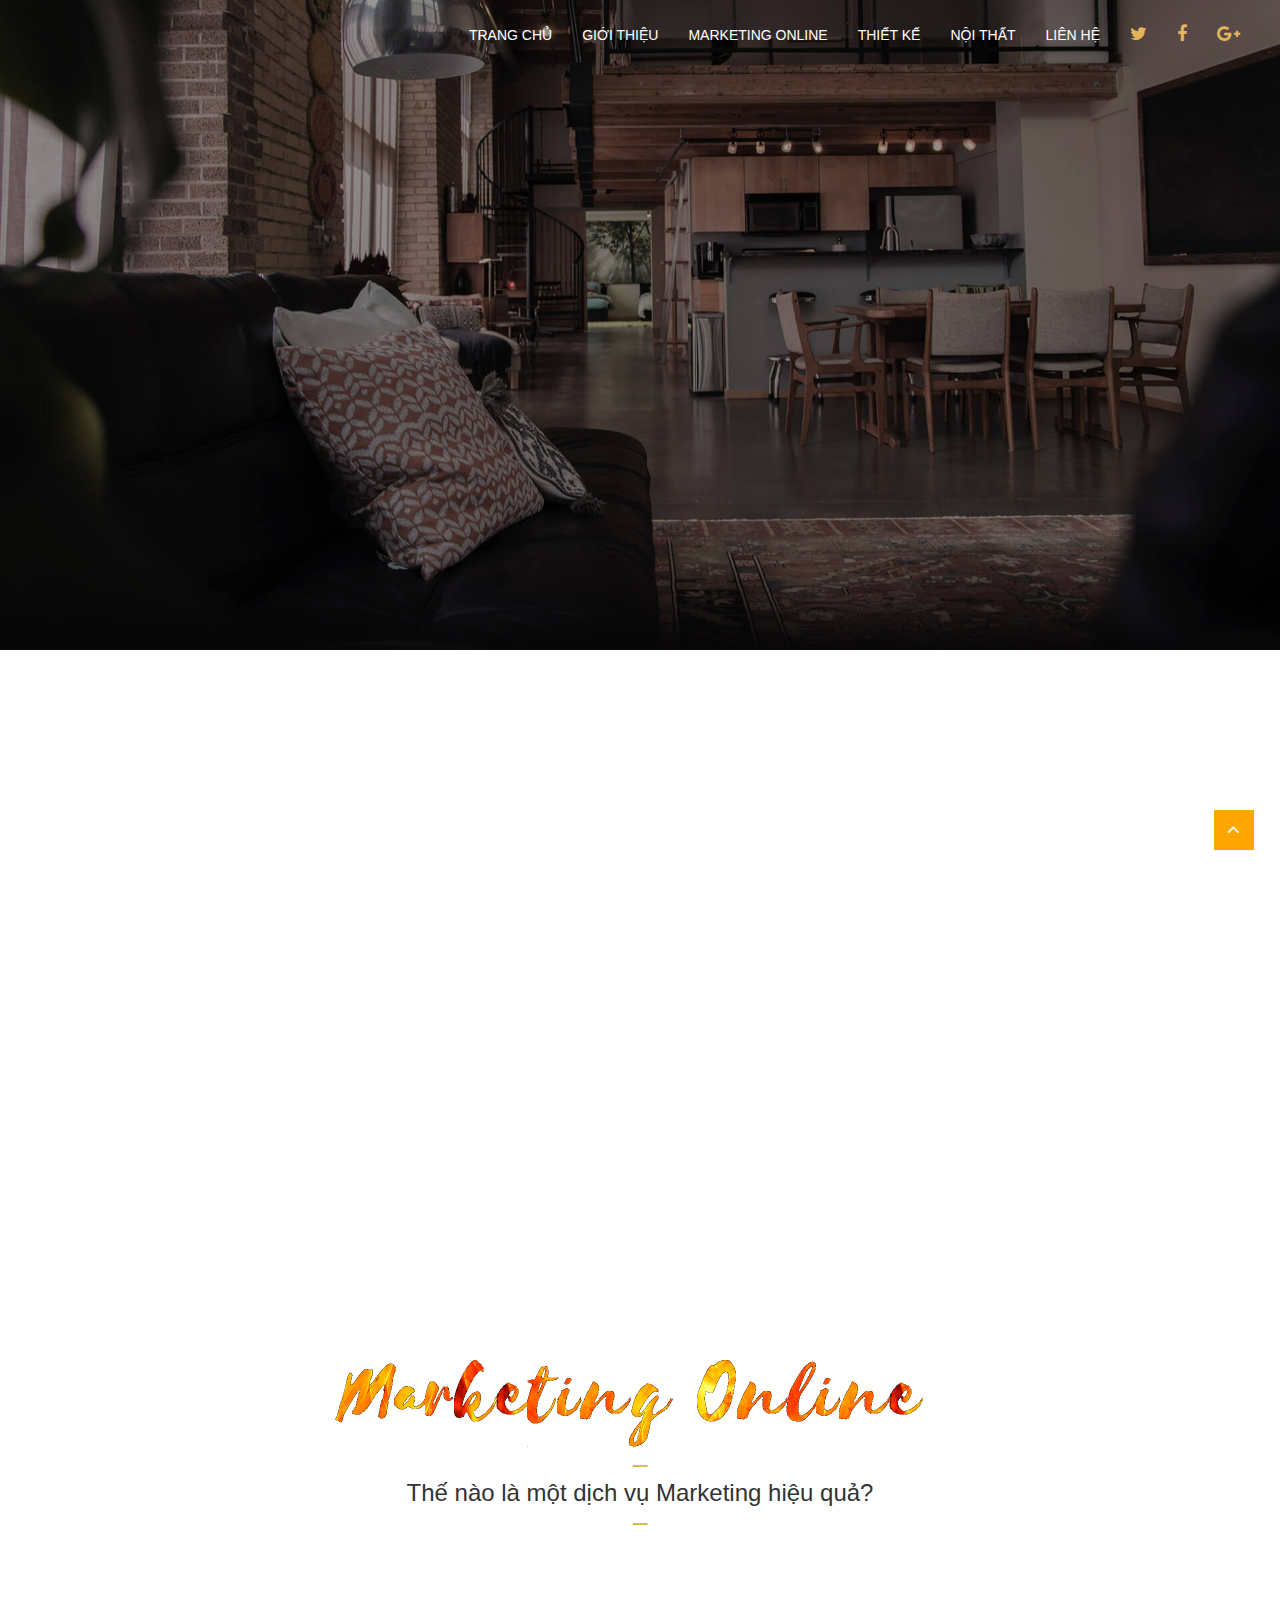
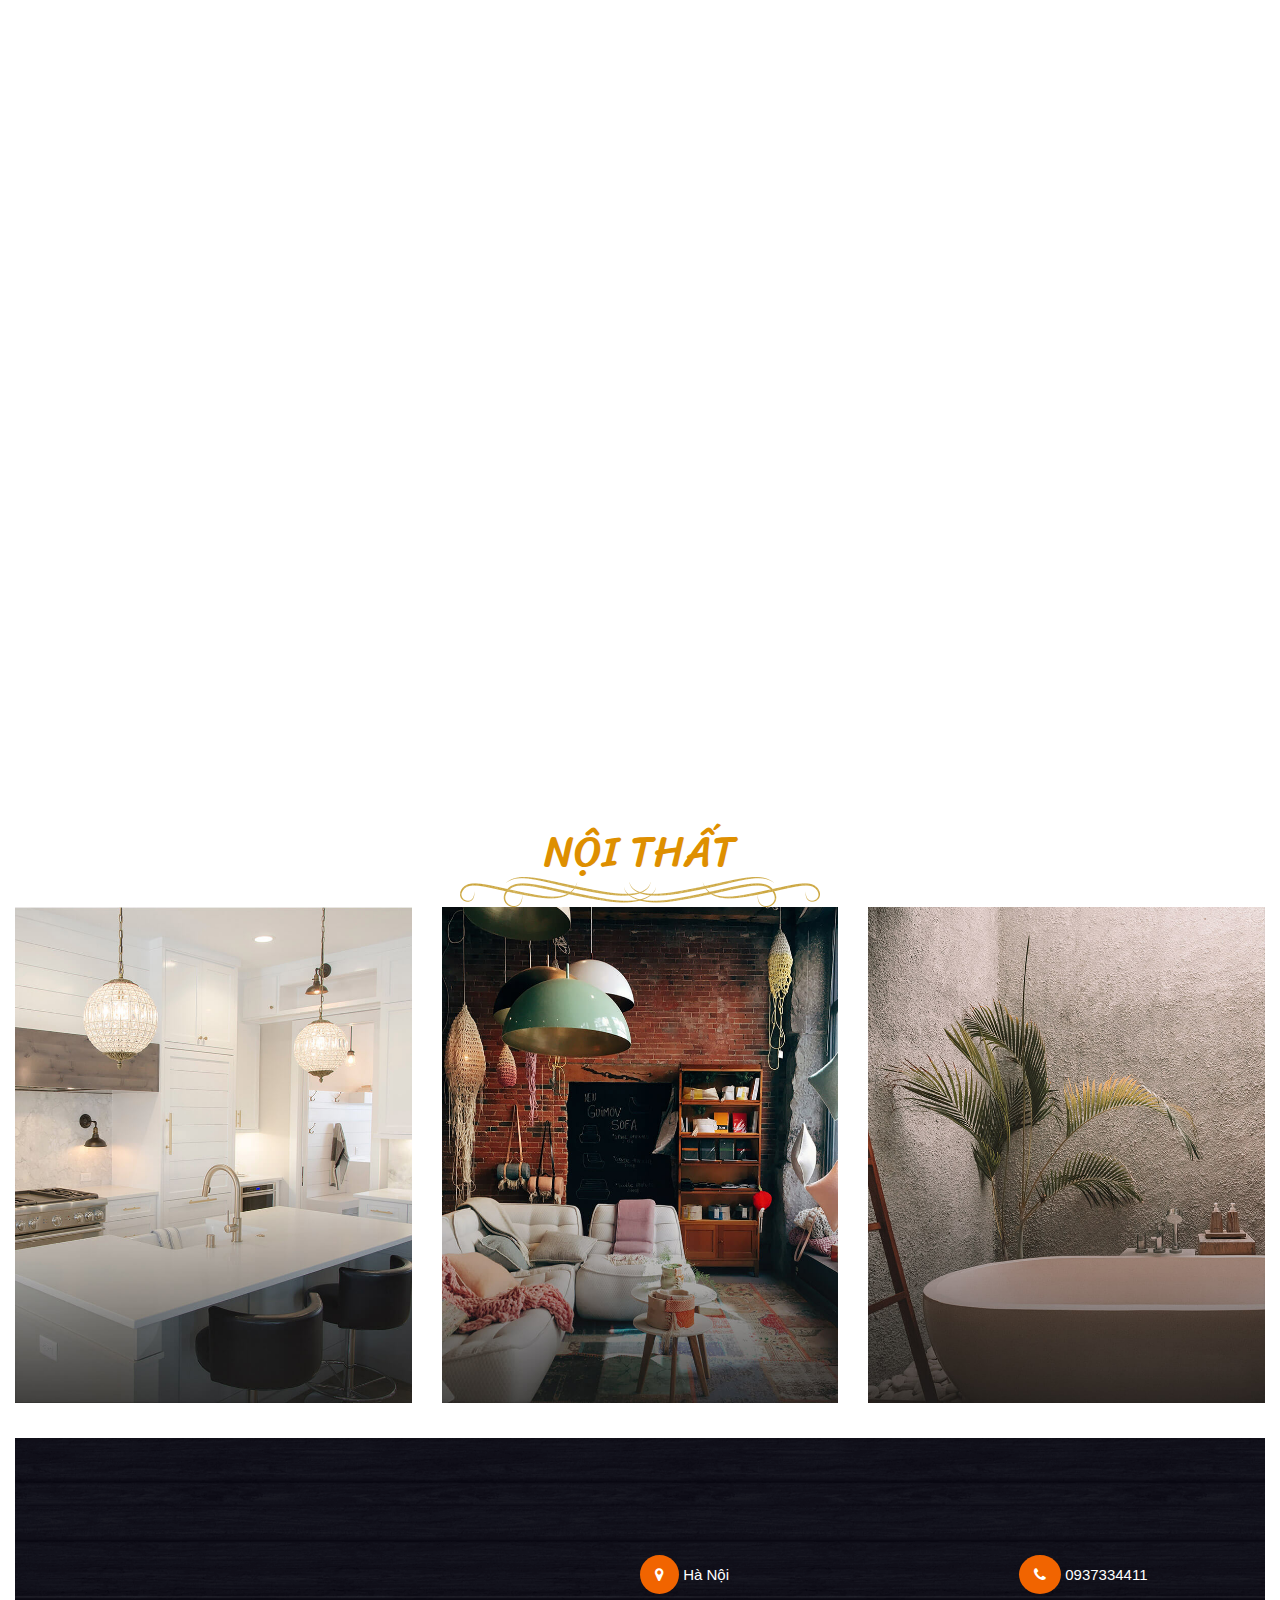
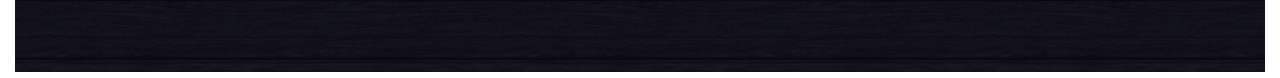
<file: 1.html>
<!DOCTYPE html>
<html lang="en">

<head>
    <title> Marketing Online </title>
    <meta charset="utf-8">
    <meta name="viewport" content="width=device-width, initial-scale=1">
    <script type="text/javascript" src="vendor/bootstrap.js"></script>
    <script type="text/javascript" src="1.js"></script>
    <script type="text/javascript" src="vendor/jquery.js"></script>
    <link rel="shortcut icon" href="images/icon.png" type="image/x-icon">
    <script type="text/javascript" src="jquery.easing.1.3.js"></script>
	<script type="text/javascript" src="isotope.pkgd.min.js"></script>
    <script type="text/javascript" src="vendor/TweenMax.min.js"></script>
    <link rel="stylesheet" href="vendor/bootstrap.min.css">
    <link rel="stylesheet" href="vendor/font-awesome.min.css">
    <link href="css/lecker_style.css" rel="stylesheet">
    <!-- <link rel="stylesheet" href="vendor/bootstrap.css"> -->
    <link rel="stylesheet" href="1.css">
    <!-- Theme CSS -->
<link href="https://fonts.googleapis.com/css?family=Pacifico&amp;subset=vietnamese" rel="stylesheet">
<link href="https://fonts.googleapis.com/css?family=Sriracha&amp;subset=vietnamese" rel="stylesheet">
<!-- Library CSS -->
<!-- <link href="css/lecker_library.css" rel="stylesheet"> -->

</head>

<body>
    <div class="container-fluid bg ">
        <div class="row">
            <div class="col-md 12">
                <nav class="navbar navbar-default" role="navigation">
                    <div class="container-fluid">
                        <!-- Brand and toggle get grouped for better mobile display -->
                        <div class="navbar-header">
                            <button type="button" class="navbar-toggle" data-toggle="collapse" data-target=".navbar-ex1-collapse">
                                <span class="sr-only">Toggle navigation</span>
                                <span class="icon-bar"></span>
                                <span class="icon-bar"></span>
                                <span class="icon-bar"></span>
                            </button>
                        </div>
                
                        <!-- Collect the nav links, forms, and other content for toggling -->
                        <div class="collapse navbar-collapse navbar-ex1-collapse">
                            
                            <ul class="nav navbar-nav navbar-right listmenu1">
                                <li><a href="#">TRANG CHỦ</a></li>
                                <li><a href="">GIỚI THIỆU</a></li>
                                <li><a href="">MARKETING ONLINE</a></li>
                                <li><a target="_blank" href="http://lambdahtml.oxygenna.com/hotel-index.html">THIẾT KẾ</a></li>
                                <li><a href="">NỘI THẤT</a></li>
                                <li><a href="">LIÊN HỆ</a></li>
                                <li><a href="#"><i class="fa fa-twitter"></i></a></li>
                                <li><a href="#"><i class="fa fa-facebook"></i></a></li>
                                <li><a href="#"><i class="fa fa-google-plus"></i></a></li>
                            </ul>
                        </div><!-- /.navbar-collapse -->
                    </div>
                </nav>
            </div>
        </div>
        <div class="lect1 lec_gold">
            <span class="char1 lec_letter_M">M</span>
            <span class="char2 lec_letter_a">a</span>
            <span class="char3 lec_letter_r">r</span>
            <span class="char4 lec_letter_k">k</span>
            <span class="char5 lec_letter_e">e</span>
            <span class="char6 lec_letter_t">t</span>
            <span class="char7 lec_letter_i">i</span>
            <span class="char8 lec_letter_n">n</span>
            <span class="char9 lec_letter_g">g</span>
            <span class="char10 lec_letter_"> </span>
            <span class="char11 lec_letter_O">O</span>
            <span class="char12 lec_letter_n">n</span>
            <span class="char13 lec_letter_l">l</span>
            <span class="char14 lec_letter_i">i</span>
            <span class="char15 lec_letter_n">n</span>
            <span class="char16 lec_letter_e">e</span>
        </div>  
        <div class="img-arrow">
            <img src="images/a_arrow.png" class="a_arrow" alt="">
        </div>
        <div class="slogan">
            <p>Theo bạn tiêu chí để có 1 Slogan hoàn hảo là gì?</p>
        </div>    
        <div class="tontai">
            <p>TỒN TẠI LÀ PHẢI KHÁC BIỆT</p>
        </div>
        <a class="lec_scroll_down lec_go" href="">
            <b></b>
            <i class="fa fa-angle-double-down"></i>
        </a>
    </div>
   <!--  <div class="container-fluid">
        <div class="div-gt">  
            <h2>GIỚI THIỆU</h2>
            <img src="images/decor-big-gold.png" alt="">
        </div>
    </div> -->
    <div class="container-fluid text-center" id="gioithieu">
        <!-- row -->
        <div class="row" style="    padding-top: 40px;">
            <div class=" img-gt-bg col-md-10 " id="gt1">
                <img src="images/rooms-notinclude1.jpg" alt="" style="width:  100%;">
            </div>
            <!-- col end -->

            <div id="gt2" class=" txt-gt-bg col-md-5  lec_animation_abs_block lec_posr lec_image_bck skrollable skrollable-" data-bottom-top="" data-top-bottom="" data-image="images/main_back.jpg" style="background-image: url(&quot;images/main_back.jpg&quot;);">

                <!-- Over -->
                <div class="lec_over" data-color="#000" data-opacity="0.08" style="background-color: rgb(0, 0, 0); opacity: 0.08;"></div>

                <div class="lec_parallax_menu lec_image_bck lec_fixed" style="background-attachment: fixed;">
                    <h2 class="lec_gold lec_title_counter">
                        <div class="div-gt">  
                            <h2>GIỚI THIỆU</h2>
                            <img src="images/decor-big-gold.png" alt="">
                        </div>
                    </h2>
                    <h3 class="lec_gold_subtitle">Dịch Vụ Marketing Nội Thất</h3>
                    <p>Trong tất cả các giai đoạn phát triển, giải pháp Marketing luôn là bài toán thách thức với hầu hết các doanh nghiệp trong đó bao gồm cả FDI lẫn SME. Xây dựng một phòng marketing được vận hành trơn tru và ổn định còn là một bài toán khó. <br>

                    Hiểu được tâm lý này của các CEO và CMO, chúng tôi đã cung cấp một dịch vụ marketing chuyên về nội thất một cách chu toàn nhất.</p>
                    <p><img src="images/bbq/bbq_logo4.png" height="100" alt=""></p>
                </div>
            </div>
            <!-- col end -->
        </div>
        <!-- row end -->
    </div>
    <div class="container-fluid text-center" id="ismkt">
        <h2 class="lec_gold lec_title_counter">
            <div class="lect1 lec_gold">
                <span class=" lec_letter_M">M</span>
                <span class=" lec_letter_a">a</span>
                <span class=" lec_letter_r">r</span>
                <span class=" lec_letter_k">k</span>
                <span class=" lec_letter_e">e</span>
                <span class=" lec_letter_t">t</span>
                <span class=" lec_letter_i">i</span>
                <span class=" lec_letter_n">n</span>
                <span class=" lec_letter_g">g</span>
                <span class=" lec_letter_"> </span>
                <span class=" lec_letter_O">O</span>
                <span class=" lec_letter_n">n</span>
                <span class=" lec_letter_l">l</span>
                <span class=" lec_letter_i">i</span>
                <span class=" lec_letter_n">n</span>
                <span class=" lec_letter_e">e</span>
            </div>
        </h2>
        <h3 class="lec_gold_subtitle">Thế nào là một dịch vụ Marketing hiệu quả?</h3>
        <div class="col-md-12">
            <div class="row">
                <div class="col-md-4 col-sm-4 col-xs-12 div-mk">
                    <img src="images/home_event_icon_1.jpg" alt="">
                    <h3>Hoạch định chiến lược</h3>
                    <p>Chúng tôi sẽ cho bạn một chiến lược kinh doanh hoàn chỉnh, giúp công việc quản lý tốt hơn</p>
                </div>
                <div class="col-md-4 col-sm-4 col-xs-12 div-mk">
                    <img src="images/home_event_icon_3.jpg" alt="">
                    <h3>Xây dựng trang web cho sản phẩm</h3>
                    <p>Để một website hoạt động hiệu quả, cần có 3 yếu tố không thể thiếu: Domain (tên miền) là yếu tô đầu tiên phải kể đến, Hosting (hay host) là yếu tố thứ hai cần phải đảm bảo, Công cụ để xây dựng giao diện cho website</p>
                </div>
                <div class="col-md-4 col-sm-4 col-xs-12 div-mk">
                    <img src="images/home_event_icon_2.jpg" alt="">
                    <h3>Các kênh truyền thông</h3>
                    <p>Xây dựng quảng cáo trên Facebook, Google, Seo, chăm sóc Facebook & Website</p>
                </div>
            </div>
            <div class="row">
                <div class="col-md-4 col-sm-4 col-xs-12 div-mk">
                    <img src="images/home_event_icon_4.jpg" alt="">
                    <h3>Thu thập thông tin</h3>
                    <p>Xây dựng danh sách email của bạn là quan trọng. Email marketing cũng là một phương pháp marketing online hiệu quả để bạn tiếp cận đến người tiêu dùng. <br>Kết nối Profile Facebook cá nhân của bạn với trang kinh doanh Facebook của bạn</p>
                </div>
                <div class="col-md-4 col-sm-4 col-xs-12 div-mk">
                    <img src="images/home_event_icon_5.jpg" alt="">
                    <h3>Đo lường và đánh giá hiệu quả</h3>
                    <p>Để một website hoạt động hiệu quả, cần có 3 yếu tố không thể thiếu: Domain (tên miền) là yếu tô đầu tiên phải kể đến, Hosting (hay host) là yếu tố thứ hai cần phải đảm bảo, Công cụ để xây dựng giao diện cho website</p>
                </div>
                <div class="col-md-4 col-sm-4 col-xs-12 div-mk">
                    <img src="images/home_event_icon_6.jpg" alt="">
                    <h3>Bảo vệ quyền lợi người dùng</h3>
                    <p>Cho khách hàng thấy các chứng nhận bảo mật thông tin
                        Luôn cập nhật thông tin liên lạc
                        Thêm đánh giá và lời chứng thực của khách hàng vào website
                        Không để khách hàng phải cung cấp quá nhiều thông tin
                        Nâng tốc độ tải của website
                        Đảm bảo sự an toàn cho quy trình thanh toán</p>
                </div>
            </div>
        </div>
    </div>
    <div class="container-fluid" id="isnt">
        <div class="div-gt">  
            <h2>NỘI THẤT</h2>
            <img src="images/decor-big-gold.png" alt="">
        </div>
        <div class="row">
            <div class="col-md-4 col-xs-12 tin1">
                    <img src="images/tin1.jpg" width="100%" alt="">
                <div class="intent">
                    <h3 class="lbl-nt">
                        NỘI THẤT
                    </h3>
                    <center class="img-ke"><img src="images/ke.png" alt=""></center>
                    Lorem ipsum dolor sit amet leo ultrices posuere orci magna purus, dictum justo elit, pulvinar nulla a lorem pretium sit amet quam. Donec nec malesuada fames ac accumsan vitae, mollis nibh pulvinar vulputate.
                </div>
            </div>
            <div class="col-md-4 col-xs-12 tin2">
                <img src="images/tin2.jpg" width="100%" alt="">
                <div class="intent">
                    <h3 class="lbl-nt">
                        NỘI THẤT
                    </h3>
                    <center class="img-ke"><img src="images/ke.png" alt=""></center>
                    Lorem ipsum dolor sit amet leo ultrices posuere orci magna purus, dictum justo elit, pulvinar nulla a lorem pretium sit amet quam. Donec nec malesuada fames ac accumsan vitae, mollis nibh pulvinar vulputate.
                </div>
            </div>
            <div class="col-md-4 col-xs-12 tin3">
                <img src="images/tin3.jpg" width="100%" alt="">
                <div class="intent">
                    <h3 class="lbl-nt">
                        NỘI THẤT
                    </h3>
                    <center class="img-ke"><img src="images/ke.png" alt=""></center>
                    Lorem ipsum dolor sit amet leo ultrices posuere orci magna purus, dictum justo elit, pulvinar nulla a lorem pretium sit amet quam. Donec nec malesuada fames ac accumsan vitae, mollis nibh pulvinar vulputate.
                </div>
            </div>
        </div>
    </div>

    <div class="container-fluid" id="idlienhe">
        <img src="images/ft.PNG" width="100%" alt="">
        <div class="map">
            <iframe src="https://www.google.com/maps/embed?pb=!1m18!1m12!1m3!1d3725.2025084542365!2d105.83716831430743!3d20.98451799466446!2m3!1f0!2f0!3f0!3m2!1i1024!2i768!4f13.1!3m3!1m2!1s0x3135ac5d4297bf61%3A0xbd3c03ddf158ad9f!2zMTAxIMSQ4buLbmggQ8O0bmcsIEdpw6FwIELDoXQsIFRoYW5oIFh1w6JuLCBIw6AgTuG7mWksIFZp4buHdCBOYW0!5e0!3m2!1svi!2s!4v1527316255311" width="" height="100%" frameborder="0" style="border:0" allowfullscreen></iframe>
        </div>
        <div class="cont-lh">
            <p style="    padding-right: 290px;"><i class="fa fa-map-marker"></i> Hà Nội</p>
            <p><i class="fa fa-phone"></i>  0937334411</p>
        </div>
    </div>
    <div class="isup">
        <i class="fa fa-angle-up"></i>
    </div>

</body>

</html>
</file>
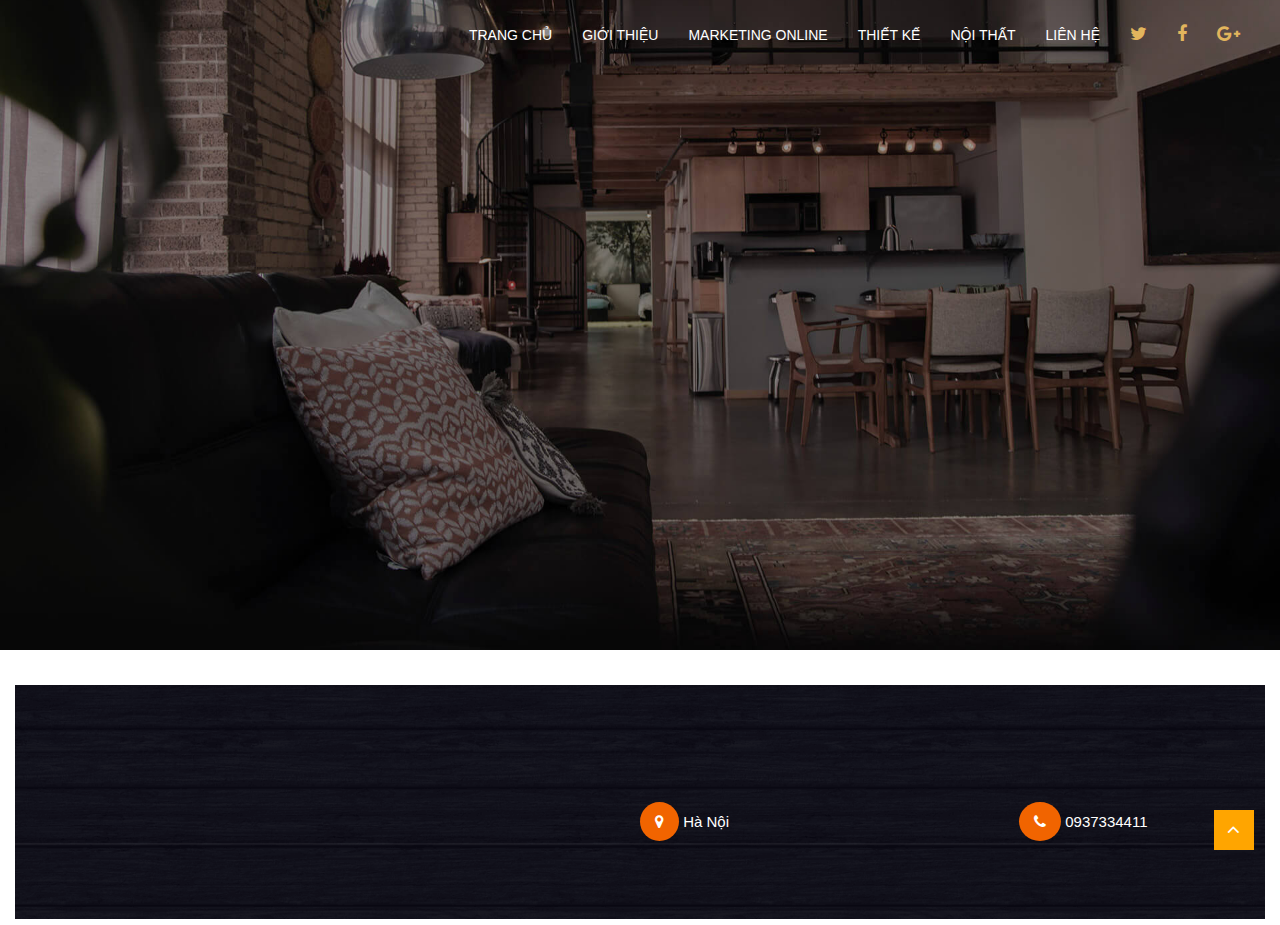
<file: thietke.html>
<!DOCTYPE html>
<html lang="en">

<head>
    <title> Marketing Online </title>
    <meta charset="utf-8">
    <meta name="viewport" content="width=device-width, initial-scale=1">
    <script type="text/javascript" src="vendor/bootstrap.js"></script>
    <script type="text/javascript" src="1.js"></script>
    <script type="text/javascript" src="vendor/jquery.js"></script>
    <link rel="shortcut icon" href="images/icon.png" type="image/x-icon">
    <script type="text/javascript" src="jquery.easing.1.3.js"></script>
	<script type="text/javascript" src="isotope.pkgd.min.js"></script>
    <script type="text/javascript" src="vendor/TweenMax.min.js"></script>
    <link rel="stylesheet" href="vendor/bootstrap.min.css">
    <link rel="stylesheet" href="vendor/font-awesome.min.css">
    <link href="css/lecker_style.css" rel="stylesheet">
    <!-- <link rel="stylesheet" href="vendor/bootstrap.css"> -->
    <link rel="stylesheet" href="1.css">
    <!-- Theme CSS -->
<link href="https://fonts.googleapis.com/css?family=Pacifico&amp;subset=vietnamese" rel="stylesheet">
<link href="https://fonts.googleapis.com/css?family=Sriracha&amp;subset=vietnamese" rel="stylesheet">
<!-- Library CSS -->
<!-- <link href="css/lecker_library.css" rel="stylesheet"> -->

</head>

<body>
    <div class="container-fluid bg ">
        <div class="row">
            <div class="col-md 12">
                <nav class="navbar navbar-default" role="navigation">
                    <div class="container-fluid">
                        <!-- Brand and toggle get grouped for better mobile display -->
                        <div class="navbar-header">
                            <button type="button" class="navbar-toggle" data-toggle="collapse" data-target=".navbar-ex1-collapse">
                                <span class="sr-only">Toggle navigation</span>
                                <span class="icon-bar"></span>
                                <span class="icon-bar"></span>
                                <span class="icon-bar"></span>
                            </button>
                        </div>
                
                        <!-- Collect the nav links, forms, and other content for toggling -->
                        <div class="collapse navbar-collapse navbar-ex1-collapse">
                            
                            <ul class="nav navbar-nav navbar-right listmenu1">
                                <li><a href="#">TRANG CHỦ</a></li>
                                <li><a href="">GIỚI THIỆU</a></li>
                                <li><a href="">MARKETING ONLINE</a></li>
                                <li><a target="_blank" href="https://www.wix.com/website/templates/">THIẾT KẾ</a></li>
                                <li><a href="">NỘI THẤT</a></li>
                                <li><a href="">LIÊN HỆ</a></li>
                                <li><a href="#"><i class="fa fa-twitter"></i></a></li>
                                <li><a href="#"><i class="fa fa-facebook"></i></a></li>
                                <li><a href="#"><i class="fa fa-google-plus"></i></a></li>
                            </ul>
                        </div><!-- /.navbar-collapse -->
                    </div>
                </nav>
            </div>
        </div>
        <div class="lect1 lec_gold">
            <span class="char1 lec_letter_M">M</span>
            <span class="char2 lec_letter_a">a</span>
            <span class="char3 lec_letter_r">r</span>
            <span class="char4 lec_letter_k">k</span>
            <span class="char5 lec_letter_e">e</span>
            <span class="char6 lec_letter_t">t</span>
            <span class="char7 lec_letter_i">i</span>
            <span class="char8 lec_letter_n">n</span>
            <span class="char9 lec_letter_g">g</span>
            <span class="char10 lec_letter_"> </span>
            <span class="char11 lec_letter_O">O</span>
            <span class="char12 lec_letter_n">n</span>
            <span class="char13 lec_letter_l">l</span>
            <span class="char14 lec_letter_i">i</span>
            <span class="char15 lec_letter_n">n</span>
            <span class="char16 lec_letter_e">e</span>
        </div>  
        <div class="img-arrow">
            <img src="images/a_arrow.png" class="a_arrow" alt="">
        </div>
        <div class="slogan">
            <p>Theo bạn tiêu chí để có 1 Slogan hoàn hảo là gì?</p>
        </div>    
        <div class="tontai">
            <p>TỒN TẠI LÀ PHẢI KHÁC BIỆT</p>
        </div>
        <a class="lec_scroll_down lec_go" href="">
            <b></b>
            <i class="fa fa-angle-double-down"></i>
        </a>
    </div>
   <!--  <div class="container-fluid">
        <div class="div-gt">  
            <h2>GIỚI THIỆU</h2>
            <img src="images/decor-big-gold.png" alt="">
        </div>
    </div> -->
   
    
    <div class="container-fluid" id="idlienhe">
        <img src="images/ft.PNG" width="100%" alt="">
        <div class="map">
            <iframe src="https://www.google.com/maps/embed?pb=!1m18!1m12!1m3!1d3725.2025084542365!2d105.83716831430743!3d20.98451799466446!2m3!1f0!2f0!3f0!3m2!1i1024!2i768!4f13.1!3m3!1m2!1s0x3135ac5d4297bf61%3A0xbd3c03ddf158ad9f!2zMTAxIMSQ4buLbmggQ8O0bmcsIEdpw6FwIELDoXQsIFRoYW5oIFh1w6JuLCBIw6AgTuG7mWksIFZp4buHdCBOYW0!5e0!3m2!1svi!2s!4v1527316255311" width="" height="100%" frameborder="0" style="border:0" allowfullscreen></iframe>
        </div>
        <div class="cont-lh">
            <p style="    padding-right: 290px;"><i class="fa fa-map-marker"></i> Hà Nội</p>
            <p><i class="fa fa-phone"></i>  0937334411</p>
        </div>
    </div>
    <div class="isup">
        <i class="fa fa-angle-up"></i>
    </div>

</body>

</html>
</file>
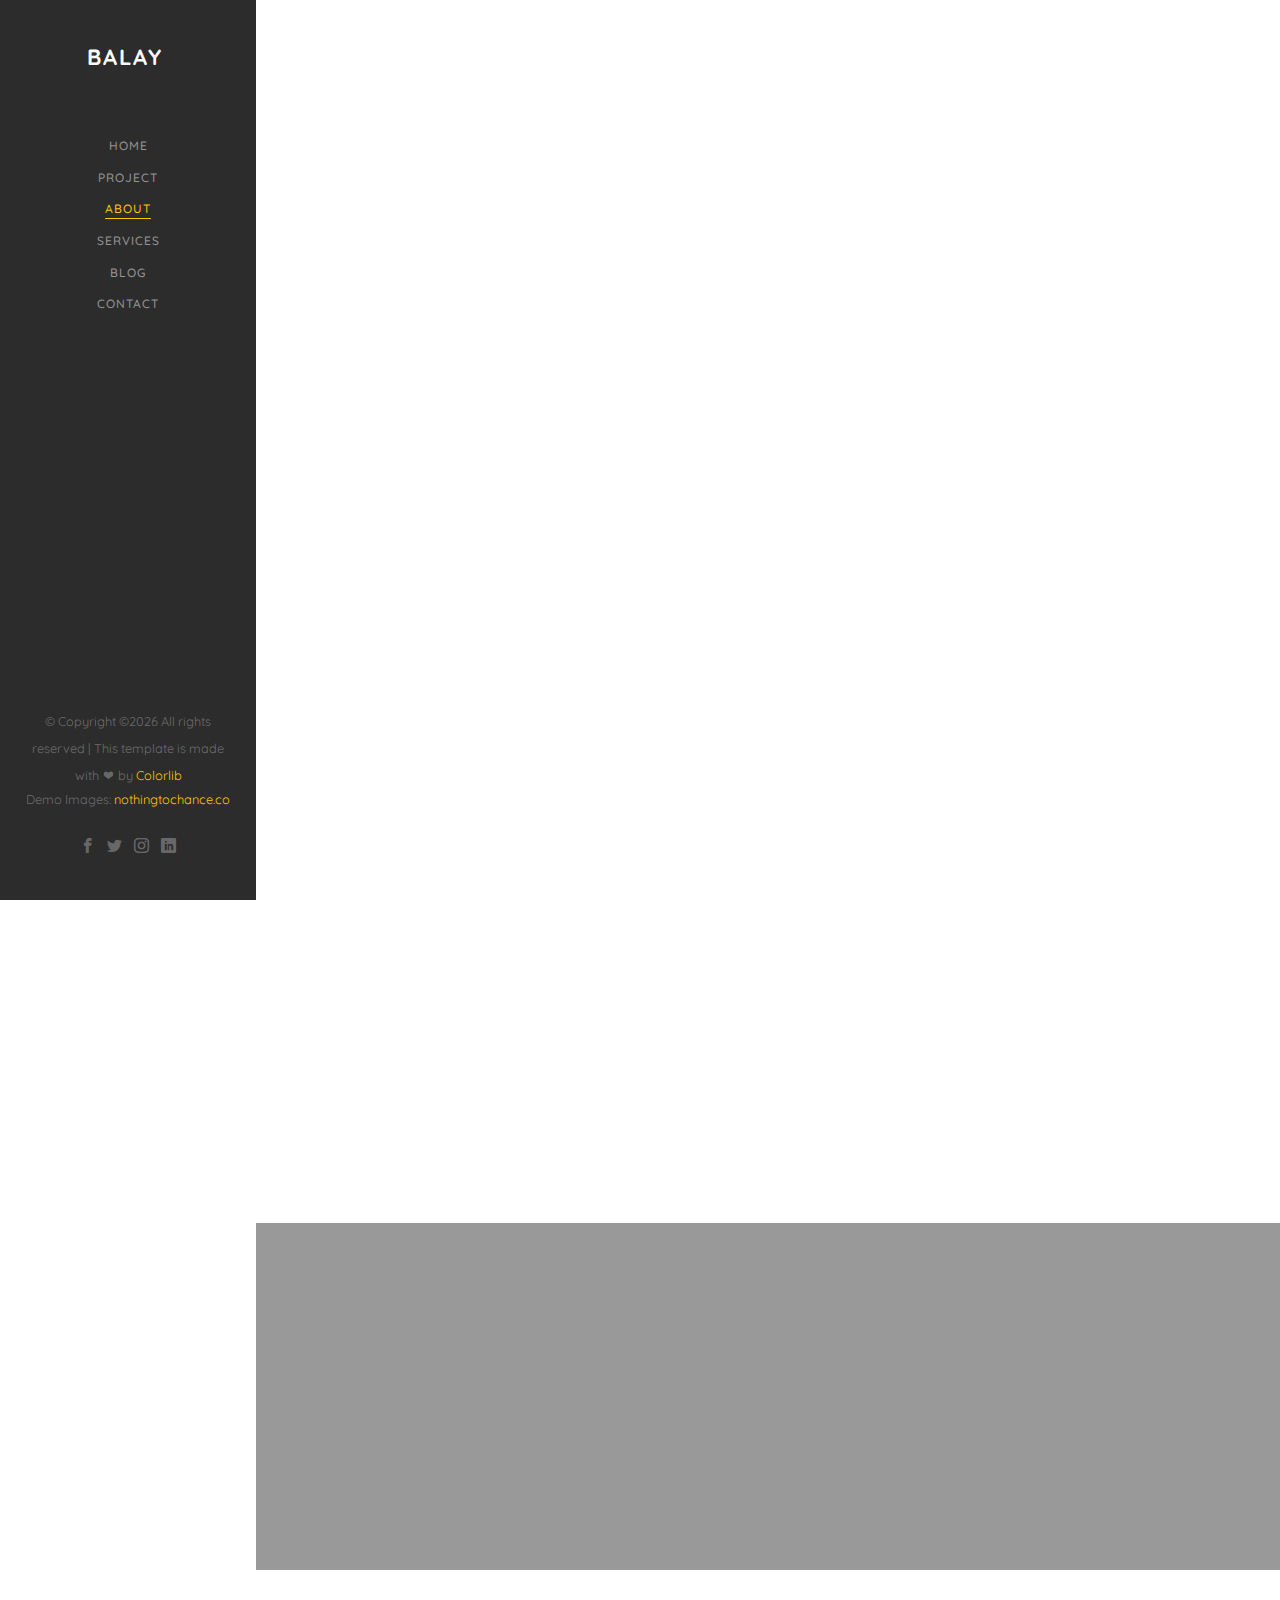
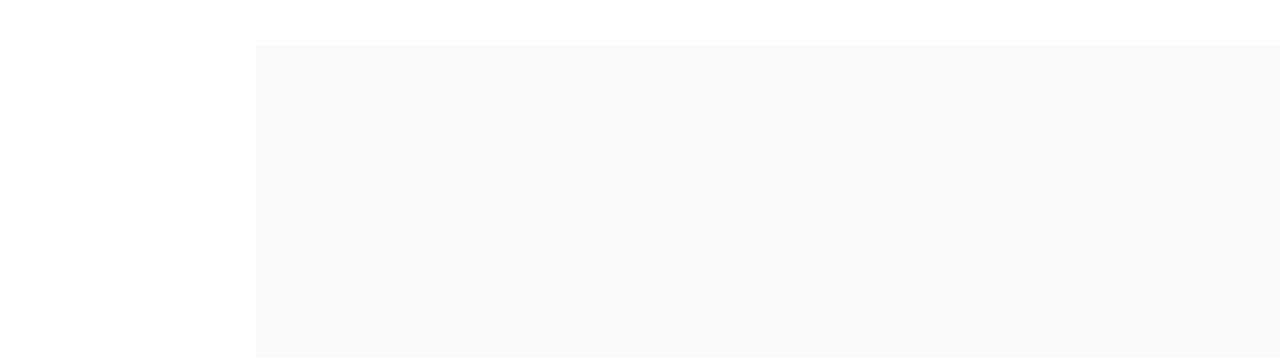
<file: balay/about.html>
<!DOCTYPE HTML>
<html>
	<head>
	<meta charset="utf-8">
	<meta http-equiv="X-UA-Compatible" content="IE=edge">
	<title>Balay Template</title>
	<meta name="viewport" content="width=device-width, initial-scale=1">
	<meta name="description" content="" />
	<meta name="keywords" content="" />
	<meta name="author" content="" />

  <!-- Facebook and Twitter integration -->
	<meta property="og:title" content=""/>
	<meta property="og:image" content=""/>
	<meta property="og:url" content=""/>
	<meta property="og:site_name" content=""/>
	<meta property="og:description" content=""/>
	<meta name="twitter:title" content="" />
	<meta name="twitter:image" content="" />
	<meta name="twitter:url" content="" />
	<meta name="twitter:card" content="" />

	<!-- Place favicon.ico and apple-touch-icon.png in the root directory -->
	<link rel="shortcut icon" href="favicon.ico">

	<link href="https://fonts.googleapis.com/css?family=Quicksand:300,400,500,700" rel="stylesheet">
	
	<!-- Animate.css -->
	<link rel="stylesheet" href="css/animate.css">
	<!-- Icomoon Icon Fonts-->
	<link rel="stylesheet" href="css/icomoon.css">
	<!-- Bootstrap  -->
	<link rel="stylesheet" href="css/bootstrap.css">
	<!-- Flexslider  -->
	<link rel="stylesheet" href="css/flexslider.css">
	<!-- Flaticons  -->
	<link rel="stylesheet" href="fonts/flaticon/font/flaticon.css">
	<!-- Owl Carousel -->
	<link rel="stylesheet" href="css/owl.carousel.min.css">
	<link rel="stylesheet" href="css/owl.theme.default.min.css">
	<!-- Theme style  -->
	<link rel="stylesheet" href="css/style.css">

	<!-- Modernizr JS -->
	<script src="js/modernizr-2.6.2.min.js"></script>
	<!-- FOR IE9 below -->
	<!--[if lt IE 9]>
	<script src="js/respond.min.js"></script>
	<![endif]-->

	</head>
	<body>
	<div id="colorlib-page">
		<a href="#" class="js-colorlib-nav-toggle colorlib-nav-toggle"><i></i></a>
		<aside id="colorlib-aside" role="complementary" class="border js-fullheight">
			<h1 id="colorlib-logo"><a href="index.html">Balay</a></h1>
			<nav id="colorlib-main-menu" role="navigation">
				<ul>
					<li><a href="index.html">Home</a></li>
					<li><a href="work.html">Project</a></li>
					<li class="colorlib-active"><a href="about.html">About</a></li>
					<li><a href="services.html">Services</a></li>
					<li><a href="blog.html">Blog</a></li>
					<li><a href="contact.html">Contact</a></li>
				</ul>
			</nav>

			<div class="colorlib-footer">
				<p><small>&copy; <!-- Link back to Colorlib can't be removed. Template is licensed under CC BY 3.0. -->
Copyright &copy;<script>document.write(new Date().getFullYear());</script> All rights reserved | This template is made with <i class="icon-heart" aria-hidden="true"></i> by <a href="https://colorlib.com" target="_blank">Colorlib</a>
<!-- Link back to Colorlib can't be removed. Template is licensed under CC BY 3.0. --> </span> <span>Demo Images: <a href="http://nothingtochance.co/" target="_blank">nothingtochance.co</a></span></small></p>
				<ul>
					<li><a href="#"><i class="icon-facebook2"></i></a></li>
					<li><a href="#"><i class="icon-twitter2"></i></a></li>
					<li><a href="#"><i class="icon-instagram"></i></a></li>
					<li><a href="#"><i class="icon-linkedin2"></i></a></li>
				</ul>
			</div>

		</aside>

		<div id="colorlib-main">

			<div class="colorlib-about">
				<div class="colorlib-narrow-content">
					<div class="row row-bottom-padded-md">
						<div class="col-md-6">
							<div class="about-img animate-box" data-animate-effect="fadeInLeft" style="background-image: url(images/img_bg_2.jpg);">
							</div>
						</div>
						<div class="col-md-6 animate-box" data-animate-effect="fadeInLeft">
							<div class="about-desc">
								<span class="heading-meta">Welcome</span>
								<h2 class="colorlib-heading">Who we are</h2>
								<p>On her way she met a copy. The copy warned the Little Blind Text, that where it came from it would have been rewritten a thousand times and everything that was left from its origin would be the word "and" and the Little Blind Text should turn around and return to its own, safe country.</p>
								<p>A small river named Duden flows by their place and supplies it with the necessary regelialia. It is a paradisematic country, in which roasted parts of sentences fly into your mouth.</p>
							</div>
							<div class="row padding">
								<div class="col-md-4 no-gutters animate-box" data-animate-effect="fadeInLeft">
									<a href="#" class="steps active">
										<p class="icon"><span><i class="icon-check"></i></span></p>
										<h3>We are <br>pasionate</h3>
									</a>
								</div>
								<div class="col-md-4 no-gutters animate-box" data-animate-effect="fadeInLeft">
									<a href="#" class="steps">
										<p class="icon"><span><i class="icon-check"></i></span></p>
										<h3>Honest <br>Dependable</h3>
									</a>
								</div>
								<div class="col-md-4 no-gutters animate-box" data-animate-effect="fadeInLeft">
									<a href="#" class="steps">
										<p class="icon"><span><i class="icon-check"></i></span></p>
										<h3>Always <br>Improving</h3>
									</a>
								</div>
							</div>
						</div>
					</div>
					<div class="row">
						<div class="col-md-4 animate-box" data-animate-effect="fadeInLeft">
							<h2 class="colorlib-heading">History</h2>
							<p>On her way she met a copy. The copy warned the Little Blind Text, that where it came from it would have been rewritten a thousand times and everything that was left from its origin would be the word "and" and the Little Blind Text should turn around and return to its own, safe country.</p>
						</div>
						<div class="col-md-8 animate-box" data-animate-effect="fadeInRight">
							<div class="fancy-collapse-panel">
								<div class="panel-group" id="accordion" role="tablist" aria-multiselectable="true">
									<div class="panel panel-default">
									    <div class="panel-heading" role="tab" id="headingOne">
									        <h4 class="panel-title">
									            <a data-toggle="collapse" data-parent="#accordion" href="#collapseOne" aria-expanded="true" aria-controls="collapseOne">Why choose me?
									            </a>
									        </h4>
									    </div>
									    <div id="collapseOne" class="panel-collapse collapse in" role="tabpanel" aria-labelledby="headingOne">
									         <div class="panel-body">
									            <div class="row">
										      		<div class="col-md-6">
										      			<p>Far far away, behind the word mountains, far from the countries Vokalia and Consonantia, there live the blind texts. </p>
										      		</div>
										      		<div class="col-md-6">
										      			<p>Separated they live in Bookmarksgrove right at the coast of the Semantics, a large language ocean.</p>
										      		</div>
										      	</div>
									         </div>
									    </div>
									</div>
									<div class="panel panel-default">
									    <div class="panel-heading" role="tab" id="headingTwo">
									        <h4 class="panel-title">
									            <a class="collapsed" data-toggle="collapse" data-parent="#accordion" href="#collapseTwo" aria-expanded="false" aria-controls="collapseTwo">What I do?
									            </a>
									        </h4>
									    </div>
									    <div id="collapseTwo" class="panel-collapse collapse" role="tabpanel" aria-labelledby="headingTwo">
									        <div class="panel-body">
									            <p>Far far away, behind the word <strong>mountains</strong>, far from the countries Vokalia and Consonantia, there live the blind texts. Separated they live in Bookmarksgrove right at the coast of the Semantics, a large language ocean.</p>
													<ul>
														<li>Separated they live in Bookmarksgrove right</li>
														<li>Separated they live in Bookmarksgrove right</li>
													</ul>
									        </div>
									    </div>
									</div>
									<div class="panel panel-default">
									    <div class="panel-heading" role="tab" id="headingThree">
									        <h4 class="panel-title">
									            <a class="collapsed" data-toggle="collapse" data-parent="#accordion" href="#collapseThree" aria-expanded="false" aria-controls="collapseThree">My Specialties
									            </a>
									        </h4>
									    </div>
									    <div id="collapseThree" class="panel-collapse collapse" role="tabpanel" aria-labelledby="headingThree">
									        <div class="panel-body">
									            <p>Far far away, behind the word <strong>mountains</strong>, far from the countries Vokalia and Consonantia, there live the blind texts. Separated they live in Bookmarksgrove right at the coast of the Semantics, a large language ocean.</p>	
									        </div>
									    </div>
									</div>
								</div>
							</div>
						</div>
					</div>
				</div>
			</div>
			
			
			<div id="colorlib-counter" class="colorlib-counters" style="background-image: url(images/cover_bg_1.jpg);" data-stellar-background-ratio="0.5">
				<div class="overlay"></div>
				<div class="colorlib-narrow-content">
					<div class="row">
					</div>
					<div class="row">
						<div class="col-md-3 text-center animate-box">
							<span class="icon"><i class="flaticon-skyline"></i></span>
							<span class="colorlib-counter js-counter" data-from="0" data-to="1539" data-speed="5000" data-refresh-interval="50"></span>
							<span class="colorlib-counter-label">Projects</span>
						</div>
						<div class="col-md-3 text-center animate-box">
							<span class="icon"><i class="flaticon-engineer"></i></span>
							<span class="colorlib-counter js-counter" data-from="0" data-to="3653" data-speed="5000" data-refresh-interval="50"></span>
							<span class="colorlib-counter-label">Employees</span>
						</div>
						<div class="col-md-3 text-center animate-box">
							<span class="icon"><i class="flaticon-architect-with-helmet"></i></span>
							<span class="colorlib-counter js-counter" data-from="0" data-to="5987" data-speed="5000" data-refresh-interval="50"></span>
							<span class="colorlib-counter-label">Constructor</span>
						</div>
						<div class="col-md-3 text-center animate-box">
							<span class="icon"><i class="flaticon-worker"></i></span>
							<span class="colorlib-counter js-counter" data-from="0" data-to="3999" data-speed="5000" data-refresh-interval="50"></span>
							<span class="colorlib-counter-label">Partners</span>
						</div>
					</div>
				</div>
			</div>

			<div id="get-in-touch" class="colorlib-bg-color">
				<div class="colorlib-narrow-content">
					<div class="row">
						<div class="col-md-6 animate-box" data-animate-effect="fadeInLeft">
							<h2>Get in Touch!</h2>
						</div>
					</div>
					<div class="row">
						<div class="col-md-6 col-md-offset-3 col-md-pull-3 animate-box" data-animate-effect="fadeInLeft">
							<p class="colorlib-lead">Separated they live in Bookmarksgrove right at the coast of the Semantics, a large language ocean.</p>
							<p><a href="#" class="btn btn-primary btn-learn">Contact me!</a></p>
						</div>
						
					</div>
				</div>
			</div>
		</div>
	</div>

	<!-- jQuery -->
	<script src="js/jquery.min.js"></script>
	<!-- jQuery Easing -->
	<script src="js/jquery.easing.1.3.js"></script>
	<!-- Bootstrap -->
	<script src="js/bootstrap.min.js"></script>
	<!-- Waypoints -->
	<script src="js/jquery.waypoints.min.js"></script>
	<!-- Flexslider -->
	<script src="js/jquery.flexslider-min.js"></script>
	<!-- Sticky Kit -->
	<script src="js/sticky-kit.min.js"></script>
	<!-- Owl carousel -->
	<script src="js/owl.carousel.min.js"></script>
	<!-- Counters -->
	<script src="js/jquery.countTo.js"></script>
	
	
	<!-- MAIN JS -->
	<script src="js/main.js"></script>

	</body>
</html>
</file>
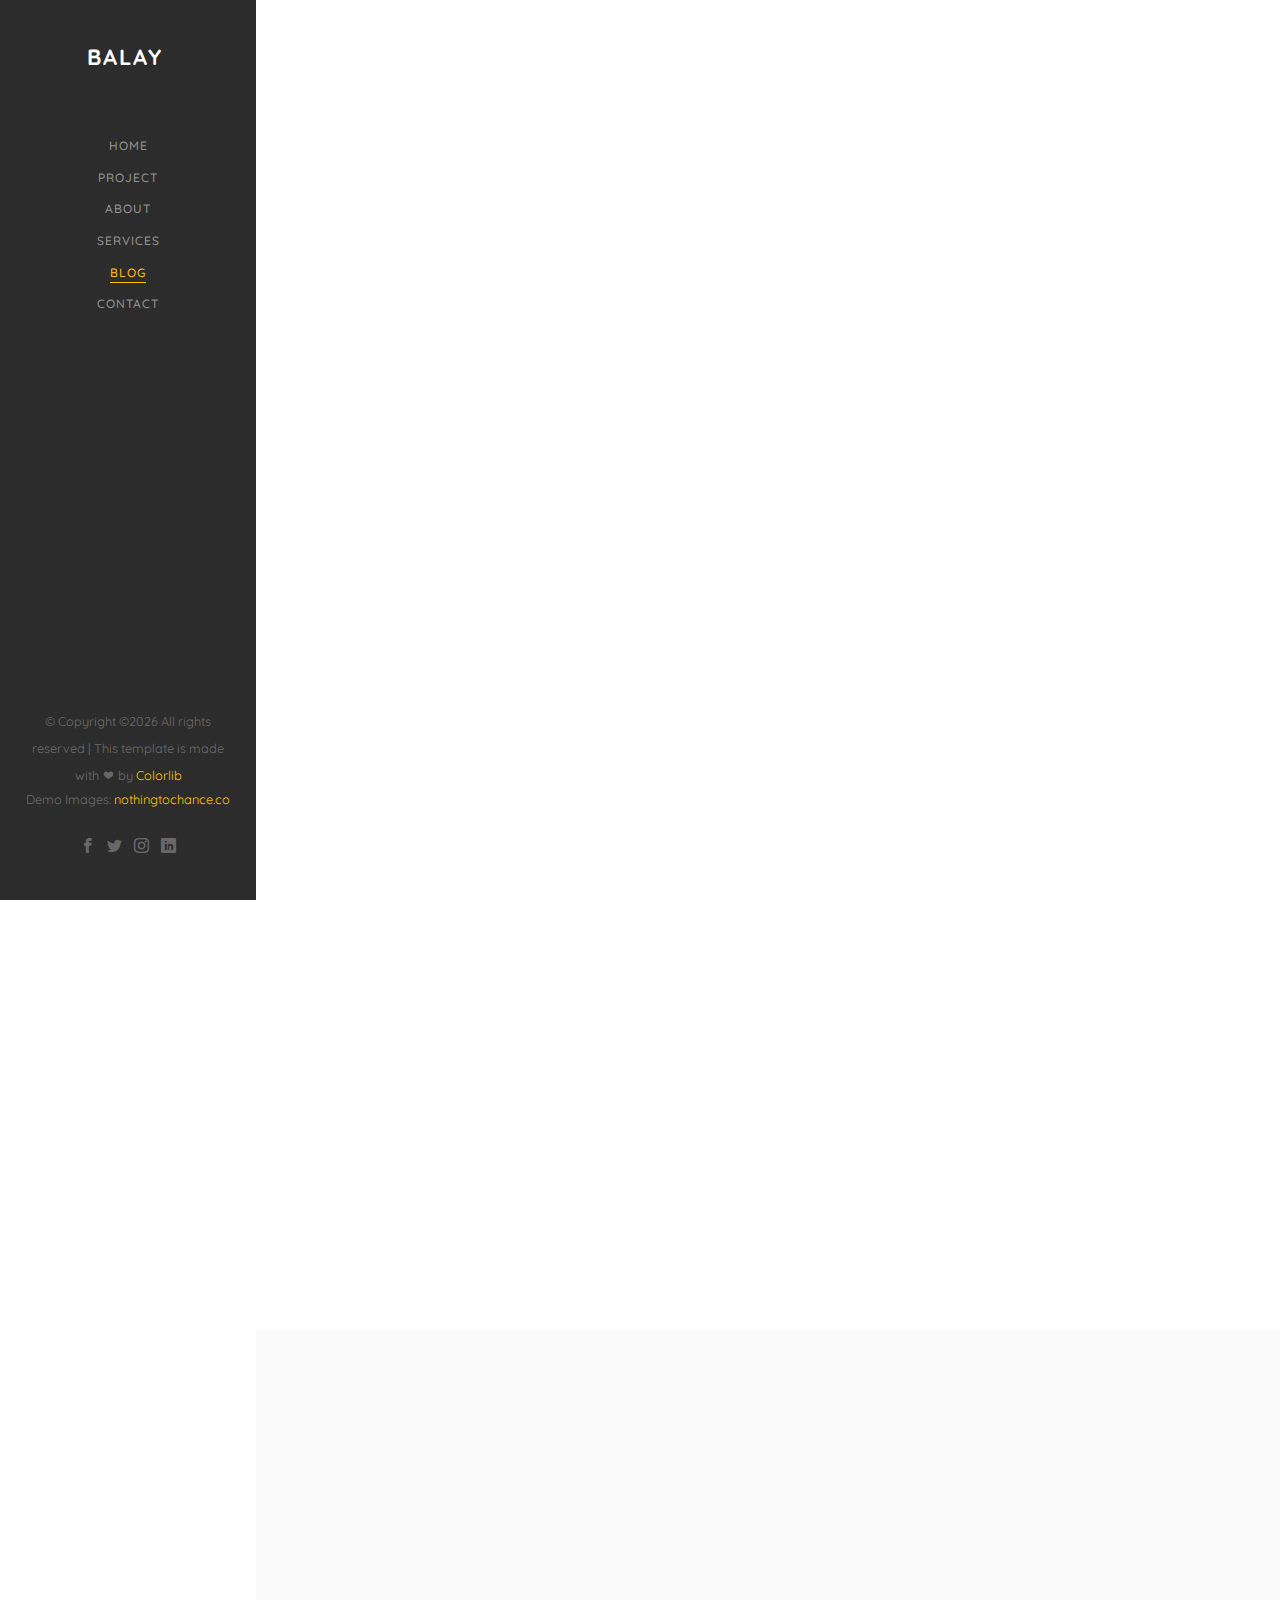
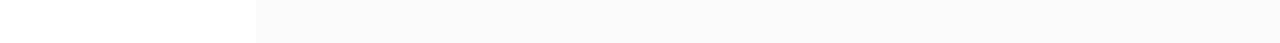
<file: balay/blog.html>
<!DOCTYPE HTML>
<html>
	<head>
	<meta charset="utf-8">
	<meta http-equiv="X-UA-Compatible" content="IE=edge">
	<title>Balay Template</title>
	<meta name="viewport" content="width=device-width, initial-scale=1">
	<meta name="description" content="" />
	<meta name="keywords" content="" />
	<meta name="author" content="" />

  <!-- Facebook and Twitter integration -->
	<meta property="og:title" content=""/>
	<meta property="og:image" content=""/>
	<meta property="og:url" content=""/>
	<meta property="og:site_name" content=""/>
	<meta property="og:description" content=""/>
	<meta name="twitter:title" content="" />
	<meta name="twitter:image" content="" />
	<meta name="twitter:url" content="" />
	<meta name="twitter:card" content="" />

	<!-- Place favicon.ico and apple-touch-icon.png in the root directory -->
	<link rel="shortcut icon" href="favicon.ico">

	<link href="https://fonts.googleapis.com/css?family=Quicksand:300,400,500,700" rel="stylesheet">
	
	<!-- Animate.css -->
	<link rel="stylesheet" href="css/animate.css">
	<!-- Icomoon Icon Fonts-->
	<link rel="stylesheet" href="css/icomoon.css">
	<!-- Bootstrap  -->
	<link rel="stylesheet" href="css/bootstrap.css">
	<!-- Flexslider  -->
	<link rel="stylesheet" href="css/flexslider.css">
	<!-- Flaticons  -->
	<link rel="stylesheet" href="fonts/flaticon/font/flaticon.css">
	<!-- Owl Carousel -->
	<link rel="stylesheet" href="css/owl.carousel.min.css">
	<link rel="stylesheet" href="css/owl.theme.default.min.css">
	<!-- Theme style  -->
	<link rel="stylesheet" href="css/style.css">

	<!-- Modernizr JS -->
	<script src="js/modernizr-2.6.2.min.js"></script>
	<!-- FOR IE9 below -->
	<!--[if lt IE 9]>
	<script src="js/respond.min.js"></script>
	<![endif]-->

	</head>
	<body>
	<div id="colorlib-page">
		<a href="#" class="js-colorlib-nav-toggle colorlib-nav-toggle"><i></i></a>
		<aside id="colorlib-aside" role="complementary" class="border js-fullheight">
			<h1 id="colorlib-logo"><a href="index.html">Balay</a></h1>
			<nav id="colorlib-main-menu" role="navigation">
				<ul>
					<li><a href="index.html">Home</a></li>
					<li><a href="work.html">Project</a></li>
					<li><a href="about.html">About</a></li>
					<li><a href="services.html">Services</a></li>
					<li class="colorlib-active"><a href="blog.html">Blog</a></li>
					<li><a href="contact.html">Contact</a></li>
				</ul>
			</nav>

			<div class="colorlib-footer">
				<p><small>&copy; <!-- Link back to Colorlib can't be removed. Template is licensed under CC BY 3.0. -->
Copyright &copy;<script>document.write(new Date().getFullYear());</script> All rights reserved | This template is made with <i class="icon-heart" aria-hidden="true"></i> by <a href="https://colorlib.com" target="_blank">Colorlib</a>
<!-- Link back to Colorlib can't be removed. Template is licensed under CC BY 3.0. --> </span> <span>Demo Images: <a href="http://nothingtochance.co/" target="_blank">nothingtochance.co</a></span></small></p>
				<ul>
					<li><a href="#"><i class="icon-facebook2"></i></a></li>
					<li><a href="#"><i class="icon-twitter2"></i></a></li>
					<li><a href="#"><i class="icon-instagram"></i></a></li>
					<li><a href="#"><i class="icon-linkedin2"></i></a></li>
				</ul>
			</div>

		</aside>

		<div id="colorlib-main">

			<div class="colorlib-blog">
				<div class="colorlib-narrow-content">
					<div class="row">
						<div class="col-md-6 col-md-offset-3 col-md-pull-3 animate-box" data-animate-effect="fadeInLeft">
							<span class="heading-meta">Blog</span>
							<h2 class="colorlib-heading">Read Blog</h2>
						</div>
					</div>
					<div class="row">
						<div class="col-md-4 col-sm-6 animate-box" data-animate-effect="fadeInLeft">
							<div class="blog-entry">
								<a href="blog.html" class="blog-img"><img src="images/blog-1.jpg" class="img-responsive" alt="HTML5 Bootstrap Template by colorlib.com"></a>
								<div class="desc">
									<span><small>April 14, 2018 </small> | <small> Web Design </small> | <small> <i class="icon-bubble3"></i> 4</small></span>
									<h3><a href="blog.html">Renovating National Gallery</a></h3>
									<p>Separated they live in Bookmarksgrove right at the coast of the Semantics, a large language ocean.</p>
								</div>
							</div>
						</div>
						<div class="col-md-4 col-sm-6 animate-box" data-animate-effect="fadeInLeft">
							<div class="blog-entry">
								<a href="blog.html" class="blog-img"><img src="images/blog-2.jpg" class="img-responsive" alt="HTML5 Bootstrap Template by colorlib.com"></a>
								<div class="desc">
									<span><small>April 14, 2018 </small> | <small> Web Design </small> | <small> <i class="icon-bubble3"></i> 4</small></span>
									<h3><a href="blog.html">Wordpress for a Beginner</a></h3>
									<p>Separated they live in Bookmarksgrove right at the coast of the Semantics, a large language ocean.</p>
								</div>
							</div>
						</div>
						<div class="col-md-4 col-sm-6 animate-box" data-animate-effect="fadeInLeft">
							<div class="blog-entry">
								<a href="blog.html" class="blog-img"><img src="images/blog-3.jpg" class="img-responsive" alt="HTML5 Bootstrap Template by colorlib.com"></a>
								<div class="desc">
									<span><small>April 14, 2018 </small> | <small> Inspiration </small> | <small> <i class="icon-bubble3"></i> 4</small></span>
									<h3><a href="blog.html">Make website from scratch</a></h3>
									<p>Separated they live in Bookmarksgrove right at the coast of the Semantics, a large language ocean.</p>
								</div>
							</div>
						</div>
					</div>

					<div class="row">
						<div class="col-md-4 col-sm-6 animate-box" data-animate-effect="fadeInLeft">
							<div class="blog-entry">
								<a href="blog.html" class="blog-img"><img src="images/blog-4.jpg" class="img-responsive" alt="HTML5 Bootstrap Template by colorlib.com"></a>
								<div class="desc">
									<span><small>April 14, 2018 </small> | <small> Web Design </small> | <small> <i class="icon-bubble3"></i> 4</small></span>
									<h3><a href="blog.html">Renovating National Gallery</a></h3>
									<p>Separated they live in Bookmarksgrove right at the coast of the Semantics, a large language ocean.</p>
								</div>
							</div>
						</div>
						<div class="col-md-4 col-sm-6 animate-box" data-animate-effect="fadeInLeft">
							<div class="blog-entry">
								<a href="blog.html" class="blog-img"><img src="images/blog-5.jpg" class="img-responsive" alt="HTML5 Bootstrap Template by colorlib.com"></a>
								<div class="desc">
									<span><small>April 14, 2018 </small> | <small> Web Design </small> | <small> <i class="icon-bubble3"></i> 4</small></span>
									<h3><a href="blog.html">Wordpress for a Beginner</a></h3>
									<p>Separated they live in Bookmarksgrove right at the coast of the Semantics, a large language ocean.</p>
								</div>
							</div>
						</div>
						<div class="col-md-4 col-sm-6 animate-box" data-animate-effect="fadeInLeft">
							<div class="blog-entry">
								<a href="blog.html" class="blog-img"><img src="images/blog-6.jpg" class="img-responsive" alt="HTML5 Bootstrap Template by colorlib.com"></a>
								<div class="desc">
									<span><small>April 14, 2018 </small> | <small> Inspiration </small> | <small> <i class="icon-bubble3"></i> 4</small></span>
									<h3><a href="blog.html">Make website from scratch</a></h3>
									<p>Separated they live in Bookmarksgrove right at the coast of the Semantics, a large language ocean.</p>
								</div>
							</div>
						</div>
					</div>

					<div class="row">
						<div class="col-md-12 animate-box" data-animate-effect="fadeInLeft">
							<ul class="pagination">
								<li class="disabled"><a href="#">&laquo;</a></li>
								<li class="active"><a href="#">1</a></li>
								<li><a href="#">2</a></li>
								<li><a href="#">3</a></li>
								<li><a href="#">4</a></li>
								<li><a href="#">&raquo;</a></li>
							</ul>
						</div>
					</div>
				</div>
			</div>

			<div id="get-in-touch" class="colorlib-bg-color">
				<div class="colorlib-narrow-content">
					<div class="row">
						<div class="col-md-6 animate-box" data-animate-effect="fadeInLeft">
							<h2>Get in Touch!</h2>
						</div>
					</div>
					<div class="row">
						<div class="col-md-6 col-md-offset-3 col-md-pull-3 animate-box" data-animate-effect="fadeInLeft">
							<p class="colorlib-lead">Separated they live in Bookmarksgrove right at the coast of the Semantics, a large language ocean.</p>
							<p><a href="#" class="btn btn-primary btn-learn">Contact me!</a></p>
						</div>
						
					</div>
				</div>
			</div>
		</div>
	</div>

	<!-- jQuery -->
	<script src="js/jquery.min.js"></script>
	<!-- jQuery Easing -->
	<script src="js/jquery.easing.1.3.js"></script>
	<!-- Bootstrap -->
	<script src="js/bootstrap.min.js"></script>
	<!-- Waypoints -->
	<script src="js/jquery.waypoints.min.js"></script>
	<!-- Flexslider -->
	<script src="js/jquery.flexslider-min.js"></script>
	<!-- Sticky Kit -->
	<script src="js/sticky-kit.min.js"></script>
	<!-- Owl carousel -->
	<script src="js/owl.carousel.min.js"></script>
	<!-- Counters -->
	<script src="js/jquery.countTo.js"></script>
	
	
	<!-- MAIN JS -->
	<script src="js/main.js"></script>

	</body>
</html>
</file>
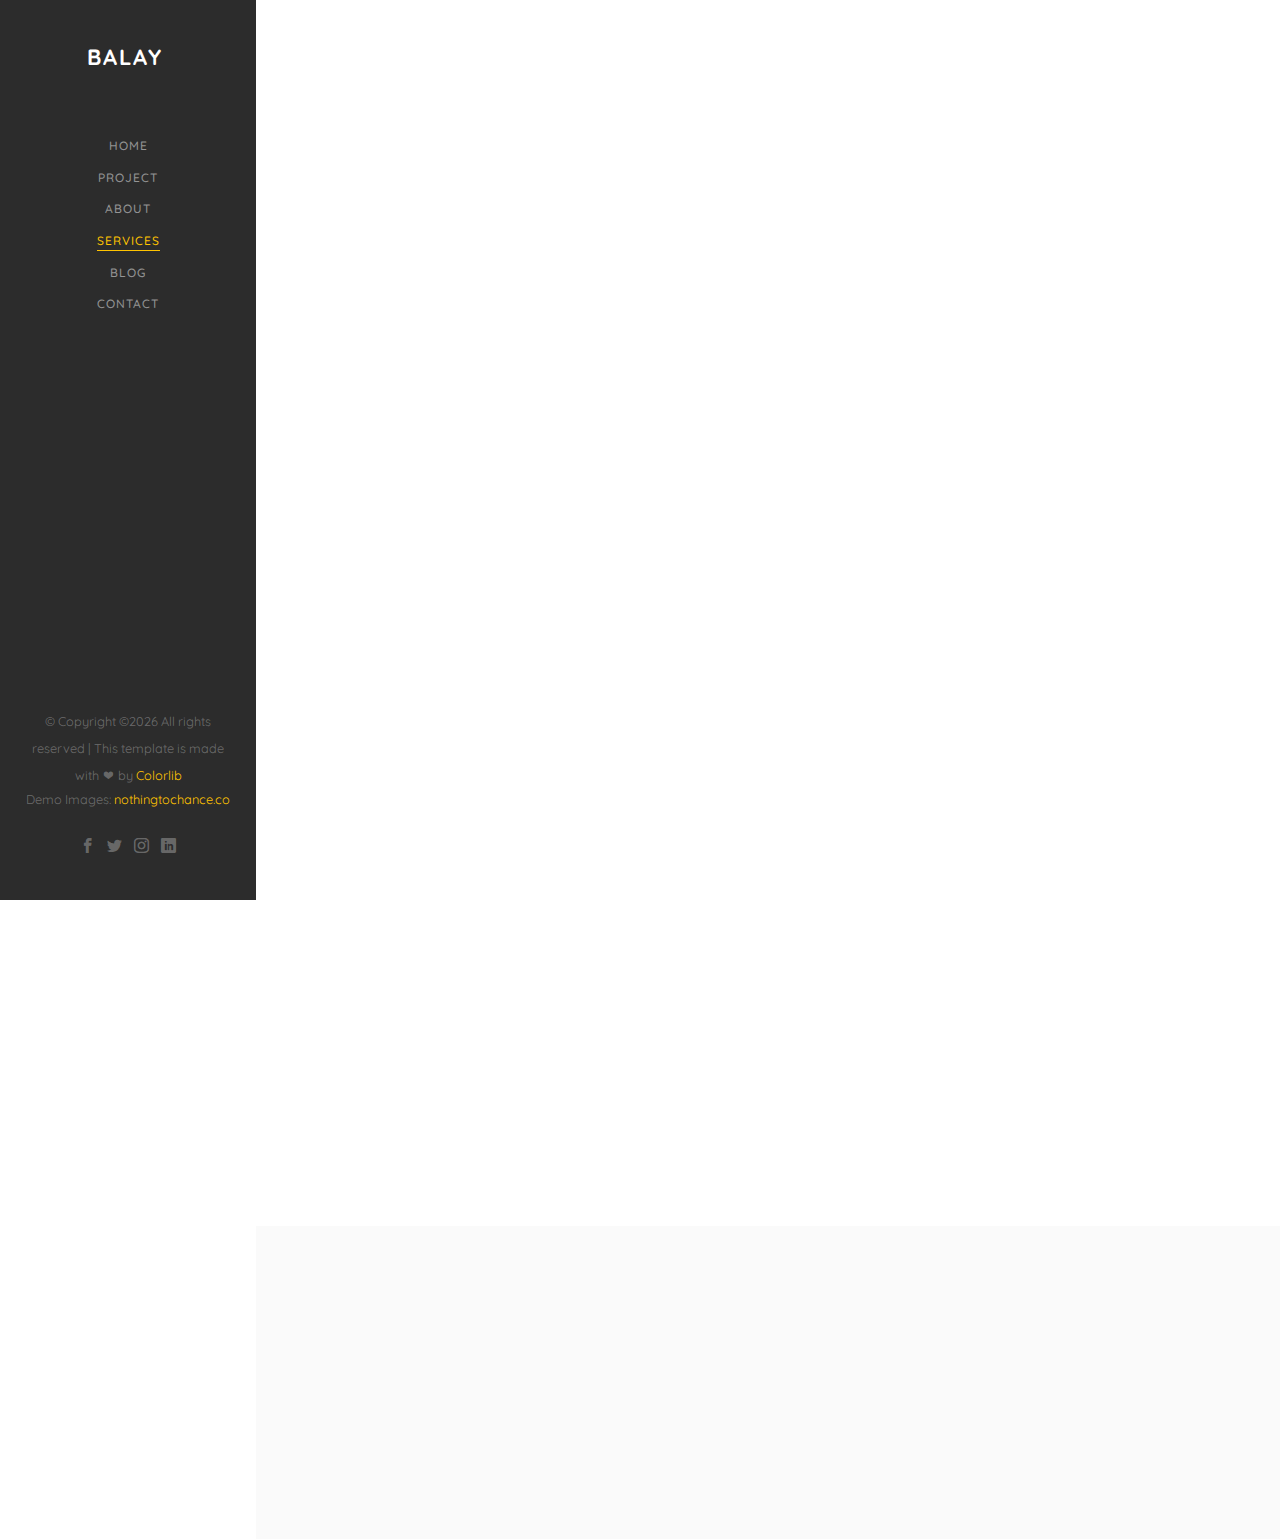
<file: balay/services.html>
<!DOCTYPE HTML>
<html>
	<head>
	<meta charset="utf-8">
	<meta http-equiv="X-UA-Compatible" content="IE=edge">
	<title>Balay Template</title>
	<meta name="viewport" content="width=device-width, initial-scale=1">
	<meta name="description" content="" />
	<meta name="keywords" content="" />
	<meta name="author" content="" />

  <!-- Facebook and Twitter integration -->
	<meta property="og:title" content=""/>
	<meta property="og:image" content=""/>
	<meta property="og:url" content=""/>
	<meta property="og:site_name" content=""/>
	<meta property="og:description" content=""/>
	<meta name="twitter:title" content="" />
	<meta name="twitter:image" content="" />
	<meta name="twitter:url" content="" />
	<meta name="twitter:card" content="" />

	<!-- Place favicon.ico and apple-touch-icon.png in the root directory -->
	<link rel="shortcut icon" href="favicon.ico">

	<link href="https://fonts.googleapis.com/css?family=Quicksand:300,400,500,700" rel="stylesheet">
	
	<!-- Animate.css -->
	<link rel="stylesheet" href="css/animate.css">
	<!-- Icomoon Icon Fonts-->
	<link rel="stylesheet" href="css/icomoon.css">
	<!-- Bootstrap  -->
	<link rel="stylesheet" href="css/bootstrap.css">
	<!-- Flexslider  -->
	<link rel="stylesheet" href="css/flexslider.css">
	<!-- Flaticons  -->
	<link rel="stylesheet" href="fonts/flaticon/font/flaticon.css">
	<!-- Owl Carousel -->
	<link rel="stylesheet" href="css/owl.carousel.min.css">
	<link rel="stylesheet" href="css/owl.theme.default.min.css">
	<!-- Theme style  -->
	<link rel="stylesheet" href="css/style.css">

	<!-- Modernizr JS -->
	<script src="js/modernizr-2.6.2.min.js"></script>
	<!-- FOR IE9 below -->
	<!--[if lt IE 9]>
	<script src="js/respond.min.js"></script>
	<![endif]-->

	</head>
	<body>
	<div id="colorlib-page">
		<a href="#" class="js-colorlib-nav-toggle colorlib-nav-toggle"><i></i></a>
		<aside id="colorlib-aside" role="complementary" class="border js-fullheight">
			<h1 id="colorlib-logo"><a href="index.html">Balay</a></h1>
			<nav id="colorlib-main-menu" role="navigation">
				<ul>
					<li><a href="index.html">Home</a></li>
					<li><a href="work.html">Project</a></li>
					<li><a href="about.html">About</a></li>
					<li class="colorlib-active"><a href="services.html">Services</a></li>
					<li><a href="blog.html">Blog</a></li>
					<li><a href="contact.html">Contact</a></li>
				</ul>
			</nav>

			<div class="colorlib-footer">
				<p><small>&copy; <!-- Link back to Colorlib can't be removed. Template is licensed under CC BY 3.0. -->
Copyright &copy;<script>document.write(new Date().getFullYear());</script> All rights reserved | This template is made with <i class="icon-heart" aria-hidden="true"></i> by <a href="https://colorlib.com" target="_blank">Colorlib</a>
<!-- Link back to Colorlib can't be removed. Template is licensed under CC BY 3.0. --> </span> <span>Demo Images: <a href="http://nothingtochance.co/" target="_blank">nothingtochance.co</a></span></small></p>
				<ul>
					<li><a href="#"><i class="icon-facebook2"></i></a></li>
					<li><a href="#"><i class="icon-twitter2"></i></a></li>
					<li><a href="#"><i class="icon-instagram"></i></a></li>
					<li><a href="#"><i class="icon-linkedin2"></i></a></li>
				</ul>
			</div>

		</aside>

		<div id="colorlib-main">
			<div class="colorlib-services">
				<div class="colorlib-narrow-content">
					<div class="row">
						<div class="col-md-6 col-md-offset-3 col-md-pull-3 animate-box" data-animate-effect="fadeInLeft">
							<span class="heading-meta">Services</span>
							<h2 class="colorlib-heading">Here are some of our expertise</h2>
						</div>
					</div>
					<div class="row row-bottom-padded-md">
						<div class="col-md-6">
							<div class="row">
								<div class="col-md-12">
									<div class="colorlib-feature animate-box" data-animate-effect="fadeInLeft">
										<div class="colorlib-icon">
											<i class="flaticon-worker"></i>
										</div>
										<div class="colorlib-text">
											<h3>General Conctructing</h3>
											<p>Far far away, behind the word mountains, far from the countries Vokalia and Consonantia, there live the blind texts. </p>
										</div>
									</div>

									<div class="colorlib-feature animate-box" data-animate-effect="fadeInLeft">
										<div class="colorlib-icon">
											<i class="flaticon-sketch"></i>
										</div>
										<div class="colorlib-text">
											<h3>Pre-Contruction Design</h3>
											<p>Far far away, behind the word mountains, far from the countries Vokalia and Consonantia, there live the blind texts. </p>
										</div>
									</div>
								</div>
							</div>
						</div>
						<div class="col-md-6">
							<div class="row">
								<div class="col-md-12">
									<div class="colorlib-feature animate-box" data-animate-effect="fadeInLeft">
										<div class="colorlib-icon">
											<i class="flaticon-engineering"></i>
										</div>
										<div class="colorlib-text">
											<h3>Building &amp; Modeling</h3>
											<p>Far far away, behind the word mountains, far from the countries Vokalia and Consonantia, there live the blind texts. </p>
										</div>
									</div>

									<div class="colorlib-feature animate-box" data-animate-effect="fadeInLeft">
										<div class="colorlib-icon">
											<i class="flaticon-crane"></i>
										</div>
										<div class="colorlib-text">
											<h3>Construction Management</h3>
											<p>Far far away, behind the word mountains, far from the countries Vokalia and Consonantia, there live the blind texts. </p>
										</div>
									</div>
								</div>
							</div>
						</div>
					</div>
					<div class="row">
						<div class="col-md-4">
							<a href="services.html" class="services-wrap animate-box" data-animate-effect="fadeInRight">
								<div class="services-img" style="background-image: url(images/services-1.jpg)"></div>
								<div class="desc">
									<h3>Design &amp; Build</h3>
								</div>
							</a>
						</div>
						<div class="col-md-4">
							<a href="services.html" class="services-wrap animate-box" data-animate-effect="fadeInRight">
								<div class="services-img" style="background-image: url(images/services-2.jpg)"></div>
								<div class="desc">
									<h3>House Remodeling</h3>
								</div>
							</a>
						</div>
						<div class="col-md-4">
							<a href="services.html" class="services-wrap animate-box" data-animate-effect="fadeInRight">
								<div class="services-img" style="background-image: url(images/services-3.jpg)"></div>
								<div class="desc">
									<h3>Construction Management</h3>
								</div>
							</a>
						</div>
					</div>
					<div class="row">
						<div class="col-md-4">
							<a href="services.html" class="services-wrap animate-box" data-animate-effect="fadeInRight">
								<div class="services-img" style="background-image: url(images/services-4.jpg)"></div>
								<div class="desc">
									<h3>Painting &amp; Tiling</h3>
								</div>
							</a>
						</div>
						<div class="col-md-4">
							<a href="services.html" class="services-wrap animate-box" data-animate-effect="fadeInRight">
								<div class="services-img" style="background-image: url(images/services-5.jpg)"></div>
								<div class="desc">
									<h3>Kitchen Remodeling</h3>
								</div>
							</a>
						</div>
					</div>
				</div>
			</div>

			<div id="get-in-touch" class="colorlib-bg-color">
				<div class="colorlib-narrow-content">
					<div class="row">
						<div class="col-md-6 animate-box" data-animate-effect="fadeInLeft">
							<h2>Get in Touch!</h2>
						</div>
					</div>
					<div class="row">
						<div class="col-md-6 col-md-offset-3 col-md-pull-3 animate-box" data-animate-effect="fadeInLeft">
							<p class="colorlib-lead">Separated they live in Bookmarksgrove right at the coast of the Semantics, a large language ocean.</p>
							<p><a href="#" class="btn btn-primary btn-learn">Contact me!</a></p>
						</div>
						
					</div>
				</div>
			</div>
		</div>
	</div>

	<!-- jQuery -->
	<script src="js/jquery.min.js"></script>
	<!-- jQuery Easing -->
	<script src="js/jquery.easing.1.3.js"></script>
	<!-- Bootstrap -->
	<script src="js/bootstrap.min.js"></script>
	<!-- Waypoints -->
	<script src="js/jquery.waypoints.min.js"></script>
	<!-- Flexslider -->
	<script src="js/jquery.flexslider-min.js"></script>
	<!-- Sticky Kit -->
	<script src="js/sticky-kit.min.js"></script>
	<!-- Owl carousel -->
	<script src="js/owl.carousel.min.js"></script>
	<!-- Counters -->
	<script src="js/jquery.countTo.js"></script>
	
	
	<!-- MAIN JS -->
	<script src="js/main.js"></script>

	</body>
</html>
</file>
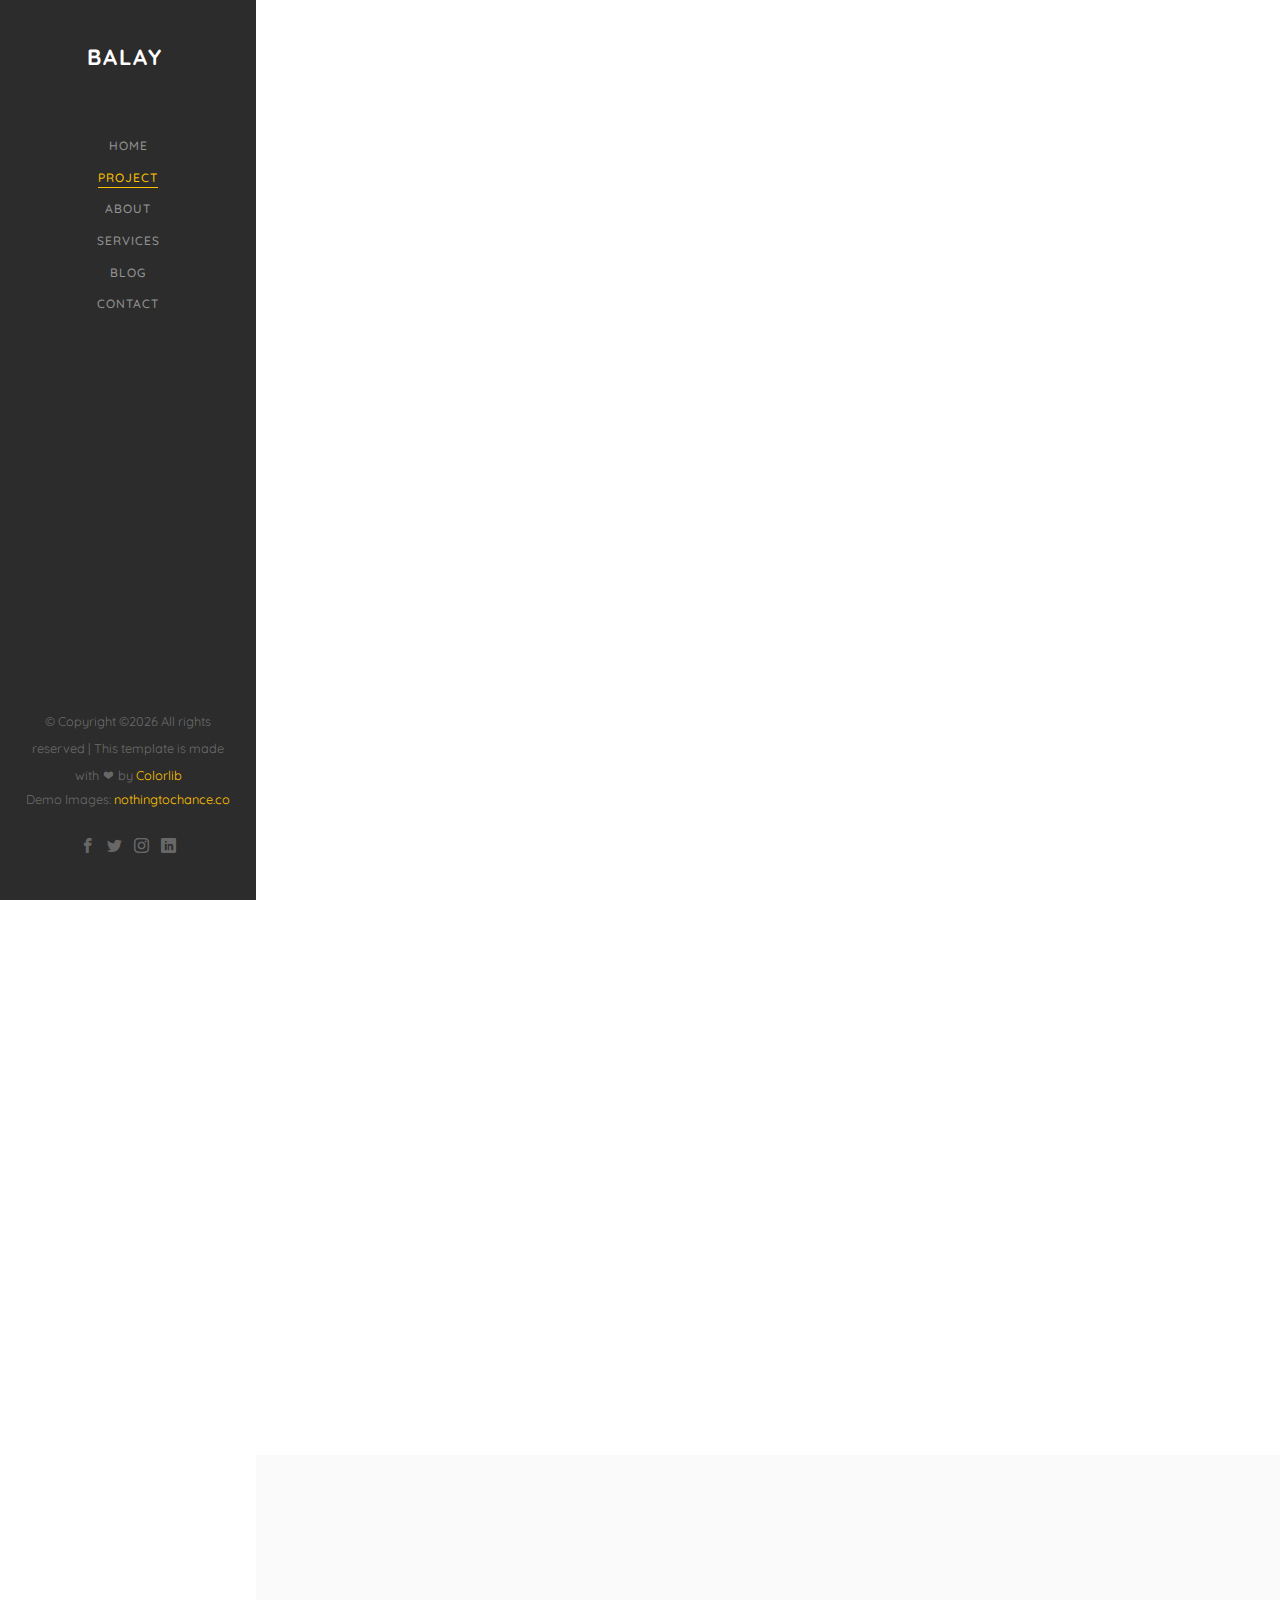
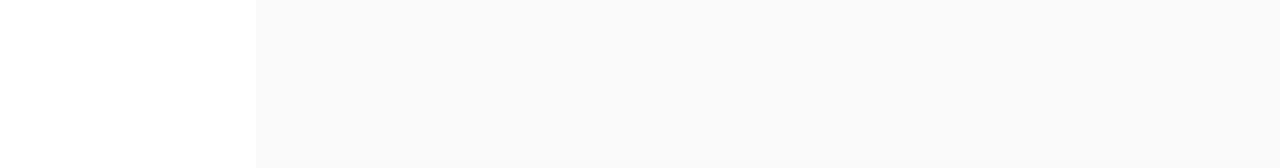
<file: balay/work.html>
<!DOCTYPE HTML>
<html>
	<head>
	<meta charset="utf-8">
	<meta http-equiv="X-UA-Compatible" content="IE=edge">
	<title>Balay Template</title>
	<meta name="viewport" content="width=device-width, initial-scale=1">
	<meta name="description" content="" />
	<meta name="keywords" content="" />
	<meta name="author" content="" />

  <!-- Facebook and Twitter integration -->
	<meta property="og:title" content=""/>
	<meta property="og:image" content=""/>
	<meta property="og:url" content=""/>
	<meta property="og:site_name" content=""/>
	<meta property="og:description" content=""/>
	<meta name="twitter:title" content="" />
	<meta name="twitter:image" content="" />
	<meta name="twitter:url" content="" />
	<meta name="twitter:card" content="" />

	<!-- Place favicon.ico and apple-touch-icon.png in the root directory -->
	<link rel="shortcut icon" href="favicon.ico">

	<link href="https://fonts.googleapis.com/css?family=Quicksand:300,400,500,700" rel="stylesheet">
	
	<!-- Animate.css -->
	<link rel="stylesheet" href="css/animate.css">
	<!-- Icomoon Icon Fonts-->
	<link rel="stylesheet" href="css/icomoon.css">
	<!-- Bootstrap  -->
	<link rel="stylesheet" href="css/bootstrap.css">
	<!-- Flexslider  -->
	<link rel="stylesheet" href="css/flexslider.css">
	<!-- Flaticons  -->
	<link rel="stylesheet" href="fonts/flaticon/font/flaticon.css">
	<!-- Owl Carousel -->
	<link rel="stylesheet" href="css/owl.carousel.min.css">
	<link rel="stylesheet" href="css/owl.theme.default.min.css">
	<!-- Theme style  -->
	<link rel="stylesheet" href="css/style.css">

	<!-- Modernizr JS -->
	<script src="js/modernizr-2.6.2.min.js"></script>
	<!-- FOR IE9 below -->
	<!--[if lt IE 9]>
	<script src="js/respond.min.js"></script>
	<![endif]-->

	</head>
	<body>
	<div id="colorlib-page">
		<a href="#" class="js-colorlib-nav-toggle colorlib-nav-toggle"><i></i></a>
		<aside id="colorlib-aside" role="complementary" class="border js-fullheight">
			<h1 id="colorlib-logo"><a href="index.html">Balay</a></h1>
			<nav id="colorlib-main-menu" role="navigation">
				<ul>
					<li><a href="index.html">Home</a></li>
					<li class="colorlib-active"><a href="work.html">Project</a></li>
					<li><a href="about.html">About</a></li>
					<li><a href="services.html">Services</a></li>
					<li><a href="blog.html">Blog</a></li>
					<li><a href="contact.html">Contact</a></li>
				</ul>
			</nav>

			<div class="colorlib-footer">
				<p><small>&copy; <!-- Link back to Colorlib can't be removed. Template is licensed under CC BY 3.0. -->
Copyright &copy;<script>document.write(new Date().getFullYear());</script> All rights reserved | This template is made with <i class="icon-heart" aria-hidden="true"></i> by <a href="https://colorlib.com" target="_blank">Colorlib</a>
<!-- Link back to Colorlib can't be removed. Template is licensed under CC BY 3.0. --> </span> <span>Demo Images: <a href="http://nothingtochance.co/" target="_blank">nothingtochance.co</a></span></small></p>
				<ul>
					<li><a href="#"><i class="icon-facebook2"></i></a></li>
					<li><a href="#"><i class="icon-twitter2"></i></a></li>
					<li><a href="#"><i class="icon-instagram"></i></a></li>
					<li><a href="#"><i class="icon-linkedin2"></i></a></li>
				</ul>
			</div>

		</aside>

		<div id="colorlib-main">
			<div class="colorlib-work">
				<div class="colorlib-narrow-content">
					<div class="row">
						<div class="col-md-6 col-md-offset-3 col-md-pull-3 animate-box" data-animate-effect="fadeInLeft">
							<span class="heading-meta">My Work</span>
							<h2 class="colorlib-heading">Our Work</h2>
						</div>
					</div>
					<div class="row row-bottom-padded-md">
						<div class="col-md-6 animate-box" data-animate-effect="fadeInLeft">
							<div class="project" style="background-image: url(images/img-1.jpg);">
								<div class="desc">
									<div class="con">
										<h3><a href="work.html">Work 01</a></h3>
										<span>Building</span>
										<p class="icon">
											<span><a href="#"><i class="icon-share3"></i></a></span>
											<span><a href="#"><i class="icon-eye"></i> 100</a></span>
											<span><a href="#"><i class="icon-heart"></i> 49</a></span>
										</p>
									</div>
								</div>
							</div>
						</div>
						<div class="col-md-3 animate-box" data-animate-effect="fadeInLeft">
							<div class="project" style="background-image: url(images/img-2.jpg);">
								<div class="desc">
									<div class="con">
										<h3><a href="work.html">Work 02</a></h3>
										<span>House, Apartment</span>
										<p class="icon">
											<span><a href="#"><i class="icon-share3"></i></a></span>
											<span><a href="#"><i class="icon-eye"></i> 100</a></span>
											<span><a href="#"><i class="icon-heart"></i> 49</a></span>
										</p>
									</div>
								</div>
							</div>
						</div>
						<div class="col-md-3 animate-box" data-animate-effect="fadeInLeft">
							<div class="project" style="background-image: url(images/img-3.jpg);">
								<div class="desc">
									<div class="con">
										<h3><a href="work.html">Work 03</a></h3>
										<span>Dining Room</span>
										<p class="icon">
											<span><a href="#"><i class="icon-share3"></i></a></span>
											<span><a href="#"><i class="icon-eye"></i> 100</a></span>
											<span><a href="#"><i class="icon-heart"></i> 49</a></span>
										</p>
									</div>
								</div>
							</div>
						</div>
						<div class="col-md-3 animate-box" data-animate-effect="fadeInLeft">
							<div class="project" style="background-image: url(images/img-4.jpg);">
								<div class="desc">
									<div class="con">
										<h3><a href="work.html">Work 04</a></h3>
										<span>House, Building</span>
										<p class="icon">
											<span><a href="#"><i class="icon-share3"></i></a></span>
											<span><a href="#"><i class="icon-eye"></i> 100</a></span>
											<span><a href="#"><i class="icon-heart"></i> 49</a></span>
										</p>
									</div>
								</div>
							</div>
						</div>
						<div class="col-md-3 animate-box" data-animate-effect="fadeInLeft">
							<div class="project" style="background-image: url(images/img-5.jpg);">
								<div class="desc">
									<div class="con">
										<h3><a href="work.html">Work 05</a></h3>
										<span>Condo, Pad</span>
										<p class="icon">
											<span><a href="#"><i class="icon-share3"></i></a></span>
											<span><a href="#"><i class="icon-eye"></i> 100</a></span>
											<span><a href="#"><i class="icon-heart"></i> 49</a></span>
										</p>
									</div>
								</div>
							</div>
						</div>
						<div class="col-md-6 animate-box" data-animate-effect="fadeInLeft">
							<div class="project" style="background-image: url(images/img-6.jpg);">
								<div class="desc">
									<div class="con">
										<h3><a href="work.html">Work 06</a></h3>
										<span>Table, Chairs</span>
										<p class="icon">
											<span><a href="#"><i class="icon-share3"></i></a></span>
											<span><a href="#"><i class="icon-eye"></i> 100</a></span>
											<span><a href="#"><i class="icon-heart"></i> 49</a></span>
										</p>
									</div>
								</div>
							</div>
						</div>

						<div class="col-md-3 animate-box" data-animate-effect="fadeInLeft">
							<div class="project" style="background-image: url(images/img-7.jpg);">
								<div class="desc">
									<div class="con">
										<h3><a href="work.html">Work 02</a></h3>
										<span>House, Apartment</span>
										<p class="icon">
											<span><a href="#"><i class="icon-share3"></i></a></span>
											<span><a href="#"><i class="icon-eye"></i> 100</a></span>
											<span><a href="#"><i class="icon-heart"></i> 49</a></span>
										</p>
									</div>
								</div>
							</div>
						</div>
						<div class="col-md-3 animate-box" data-animate-effect="fadeInLeft">
							<div class="project" style="background-image: url(images/img-8.jpg);">
								<div class="desc">
									<div class="con">
										<h3><a href="work.html">Work 03</a></h3>
										<span>Dining Room</span>
										<p class="icon">
											<span><a href="#"><i class="icon-share3"></i></a></span>
											<span><a href="#"><i class="icon-eye"></i> 100</a></span>
											<span><a href="#"><i class="icon-heart"></i> 49</a></span>
										</p>
									</div>
								</div>
							</div>
						</div>
						<div class="col-md-3 animate-box" data-animate-effect="fadeInLeft">
							<div class="project" style="background-image: url(images/img-9.jpg);">
								<div class="desc">
									<div class="con">
										<h3><a href="work.html">Work 04</a></h3>
										<span>House, Building</span>
										<p class="icon">
											<span><a href="#"><i class="icon-share3"></i></a></span>
											<span><a href="#"><i class="icon-eye"></i> 100</a></span>
											<span><a href="#"><i class="icon-heart"></i> 49</a></span>
										</p>
									</div>
								</div>
							</div>
						</div>
						<div class="col-md-3 animate-box" data-animate-effect="fadeInLeft">
							<div class="project" style="background-image: url(images/img-5.jpg);">
								<div class="desc">
									<div class="con">
										<h3><a href="work.html">Work 05</a></h3>
										<span>Condo, Pad</span>
										<p class="icon">
											<span><a href="#"><i class="icon-share3"></i></a></span>
											<span><a href="#"><i class="icon-eye"></i> 100</a></span>
											<span><a href="#"><i class="icon-heart"></i> 49</a></span>
										</p>
									</div>
								</div>
							</div>
						</div>
					</div>
					<div class="row">
						<div class="col-md-12 animate-box" data-animate-effect="fadeInLeft">
							<ul class="pagination">
								<li class="disabled"><a href="#">&laquo;</a></li>
								<li class="active"><a href="#">1</a></li>
								<li><a href="#">2</a></li>
								<li><a href="#">3</a></li>
								<li><a href="#">4</a></li>
								<li><a href="#">&raquo;</a></li>
							</ul>
						</div>
					</div>
				</div>
			</div>

			<div id="get-in-touch" class="colorlib-bg-color">
				<div class="colorlib-narrow-content">
					<div class="row">
						<div class="col-md-6 animate-box" data-animate-effect="fadeInLeft">
							<h2>Get in Touch!</h2>
						</div>
					</div>
					<div class="row">
						<div class="col-md-6 col-md-offset-3 col-md-pull-3 animate-box" data-animate-effect="fadeInLeft">
							<p class="colorlib-lead">Separated they live in Bookmarksgrove right at the coast of the Semantics, a large language ocean.</p>
							<p><a href="#" class="btn btn-primary btn-learn">Contact me!</a></p>
						</div>
						
					</div>
				</div>
			</div>
		</div>
	</div>

	<!-- jQuery -->
	<script src="js/jquery.min.js"></script>
	<!-- jQuery Easing -->
	<script src="js/jquery.easing.1.3.js"></script>
	<!-- Bootstrap -->
	<script src="js/bootstrap.min.js"></script>
	<!-- Waypoints -->
	<script src="js/jquery.waypoints.min.js"></script>
	<!-- Flexslider -->
	<script src="js/jquery.flexslider-min.js"></script>
	<!-- Sticky Kit -->
	<script src="js/sticky-kit.min.js"></script>
	<!-- Owl carousel -->
	<script src="js/owl.carousel.min.js"></script>
	<!-- Counters -->
	<script src="js/jquery.countTo.js"></script>
	
	
	<!-- MAIN JS -->
	<script src="js/main.js"></script>

	</body>
</html>
</file>
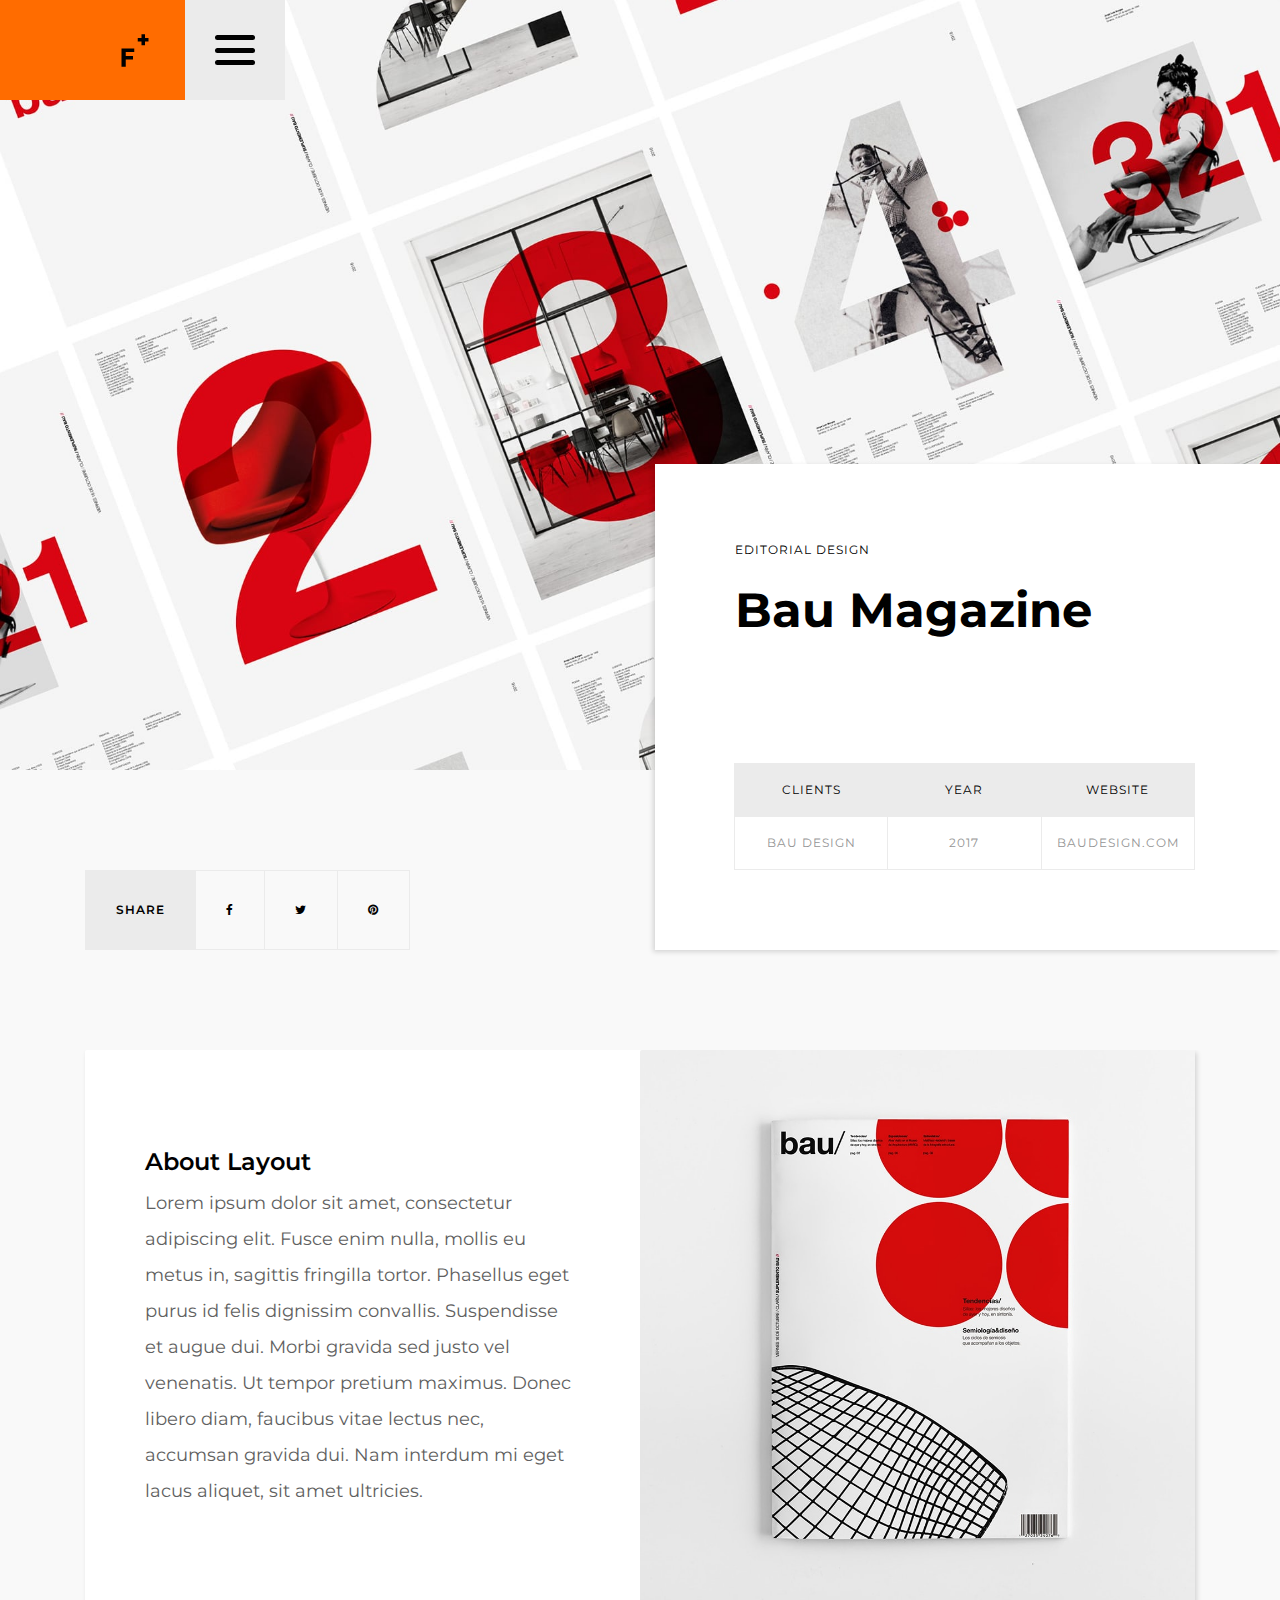
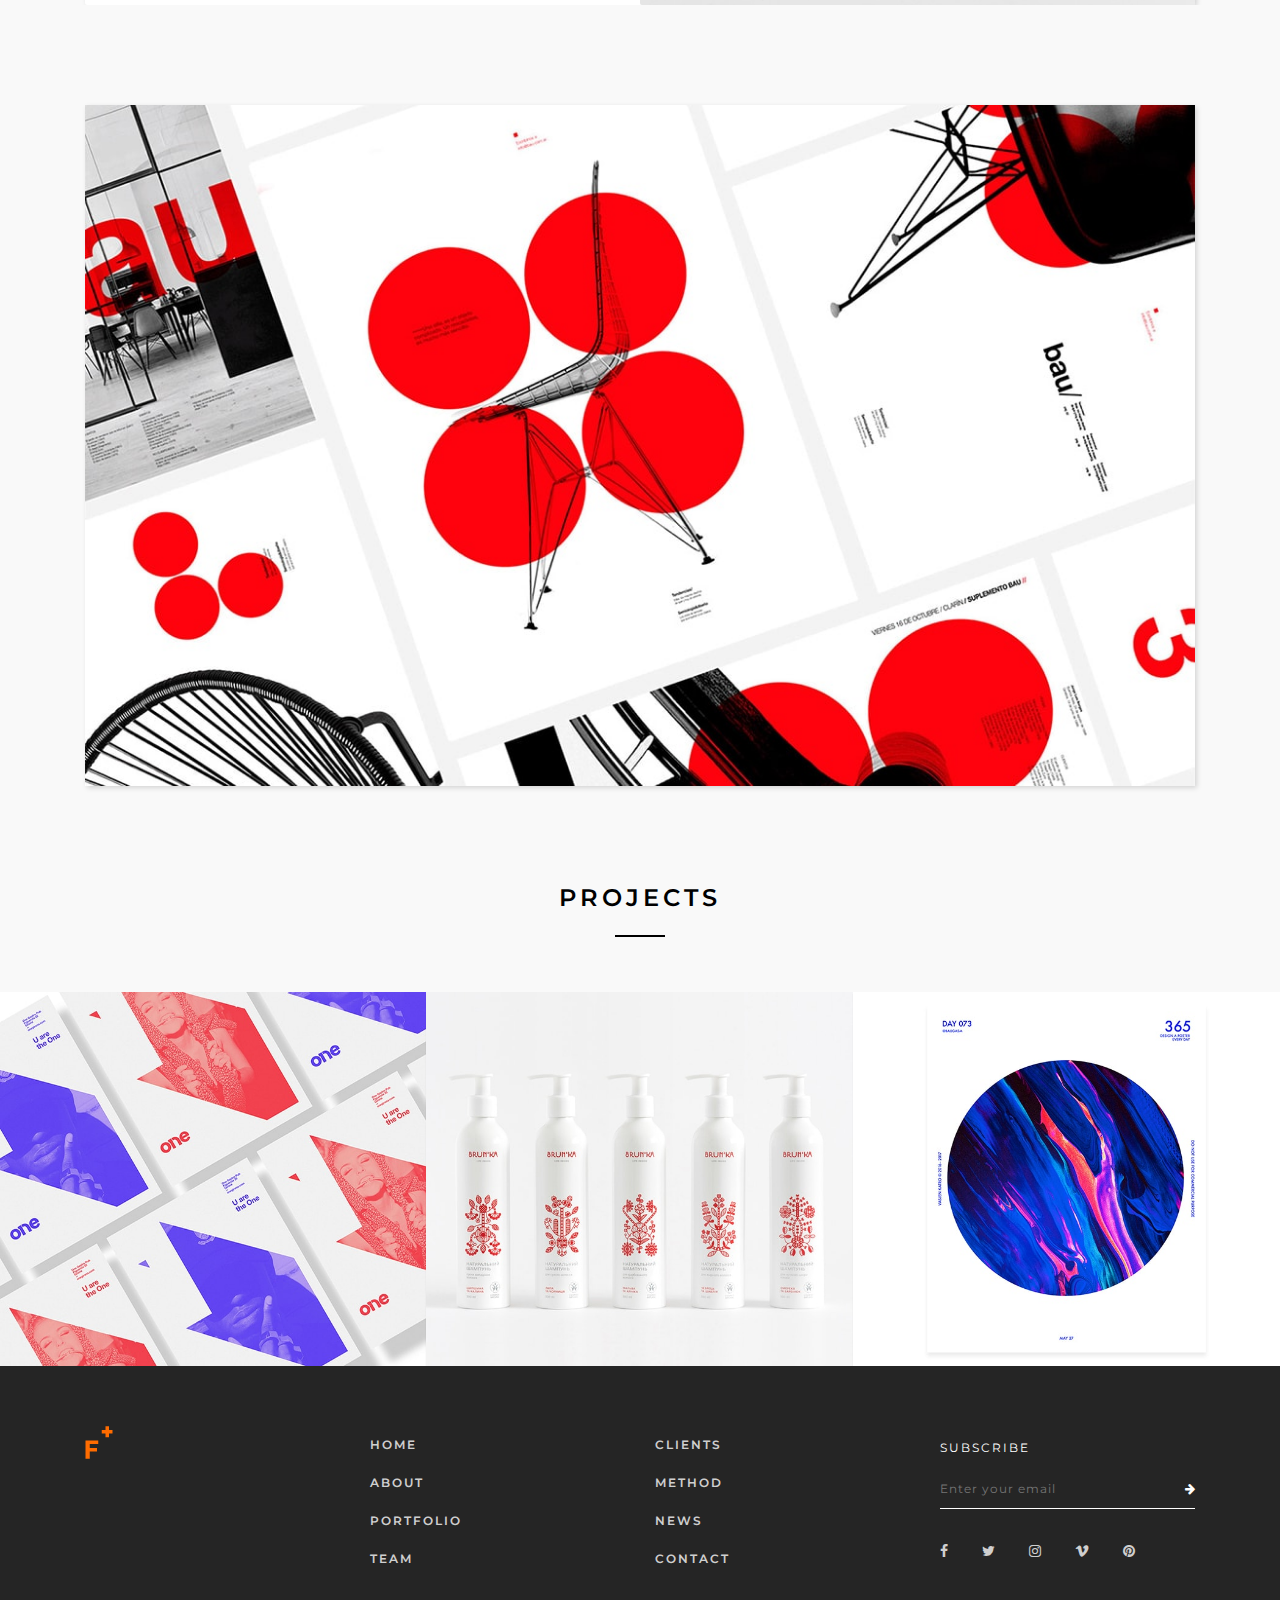
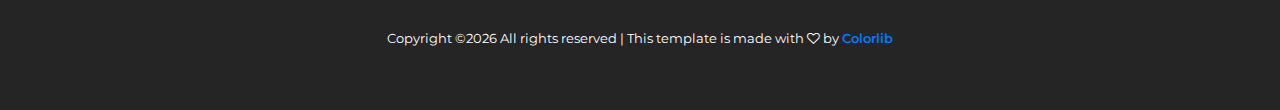
<file: fplus/single-portfolio.html>
<!DOCTYPE html>
<html lang="en">

<head>
    <meta charset="UTF-8">
    <meta name="description" content="">
    <meta http-equiv="X-UA-Compatible" content="IE=edge">
    <meta name="viewport" content="width=device-width, initial-scale=1, shrink-to-fit=no">
    <!-- The above 4 meta tags *must* come first in the head; any other head content must come *after* these tags -->

    <!-- Title -->
    <title>F-plus Portfolio Template | Single Portfolio</title>

    <!-- Favicon -->
    <link rel="icon" href="img/core-img/favicon.ico">

    <!-- Core Stylesheet -->
    <link href="style.css" rel="stylesheet">

    <!-- Responsive CSS -->
    <link href="css/responsive/responsive.css" rel="stylesheet">

</head>

<body>
    <!-- Preloader Start -->
    <div id="preloader">
        <div class="fplus-load"></div>
        <img src="img/core-img/h-logo.png" alt="logo">
    </div>

    <!-- ****** Header Area Start ****** -->
    <header class="header_area">
        <div class="container">
            <div class="row">
                <div class="col-12 d-flex">
                    <div class="logo_area">
                        <a class="d-flex align-items-center justify-content-center" href="index.html"><img src="img/core-img/h-logo.png" alt="logo"></a>
                    </div>
                    <div class="menu-open-close d-flex align-items-center justify-content-center">
                        <div id="nav-icon">
                            <span></span>
                            <span></span>
                            <span></span>
                        </div>
                    </div>
                </div>
            </div>
        </div>
    </header>
    <!-- ****** Header Area End ****** -->

    <!-- ****** Menu Area Start ****** -->
    <div class="fplus-menu-area">
        <!-- Menu -->
        <div class="fplus-main-menu h-100 d-flex align-items-center">
            <nav class="navbar navbar-expand-lg">
                <div class="" id="fplus-nav">
                    <ul class="navbar-nav" id="fplusNav">
                        <li class="nav-item active">
                            <a class="nav-link" href="#home">Home <span class="sr-only">(current)</span></a>
                        </li>
                        <li class="nav-item">
                            <a class="nav-link" href="#about">About Us</a>
                        </li>
                        <li class="nav-item dropdown">
                            <a class="nav-link dropdown-toggle" href="#" id="fplusDropdown" role="button" data-toggle="dropdown" aria-haspopup="true" aria-expanded="false">Pages</a>
                            <div class="dropdown-menu" aria-labelledby="fplusDropdown">
                                <a class="dropdown-item" href="index.html">Home</a>
                                <a class="dropdown-item" href="single-portfolio.html">Single Portfolio</a>
                                <a class="dropdown-item" href="static-page.html">Static Page</a>
                            </div>
                        </li>
                        <li class="nav-item">
                            <a class="nav-link" href="#projects">Projects</a>
                        </li>
                        <li class="nav-item">
                            <a class="nav-link" href="#clients">Our Clients</a>
                        </li>
                        <li class="nav-item">
                            <a class="nav-link" href="#news">Recent News</a>
                        </li>
                        <li class="nav-item">
                            <a class="nav-link" href="#contact">Contact</a>
                        </li>
                    </ul>
                </div>
            </nav>
        </div>
        <!-- Header Social Icon -->
        <div class="header-social-info d-flex align-items-center justify-content-end">
            <div class="h-social-icon">
                <a href="#"><i class="fa fa-facebook" aria-hidden="true"></i></a>
                <a href="#"><i class="fa fa-twitter" aria-hidden="true"></i></a>
                <a href="#"><i class="fa fa-instagram" aria-hidden="true"></i></a>
                <a href="#"><i class="fa fa-vimeo" aria-hidden="true"></i></a>
                <a href="#"><i class="fa fa-pinterest" aria-hidden="true"></i></a>
            </div>
        </div>
    </div>
    <!-- ****** Menu Area End ****** -->

    <!-- ****** Hero Area Start ****** -->
    <div class="fplus-hero-area" style="background-image: url(img/bg-img/hero-3.jpg);"></div>
    <!-- ****** Hero Area End ****** -->

    <!-- ****** Single Portfolio Area Start ****** -->
    <div class="fplus-single-portfolio-area bg-gray section-padding-100">
        <div class="container">
            <div class="row">
                <div class="col-12 col-md-6">
                    <div class="fplus-portfolio-share">
                        <a href="#">Share</a>
                        <a href="#"><i class="fa fa-facebook" aria-hidden="true"></i></a>
                        <a href="#"><i class="fa fa-twitter" aria-hidden="true"></i></a>
                        <a href="#"><i class="fa fa-pinterest" aria-hidden="true"></i></a>
                    </div>
                </div>
            </div>
        </div>

        <div class="fplus-portfolio-content-area">
            <div class="single-portfolio-text">
                <p>editorial design</p>
                <h2>Bau Magazine</h2>
                <div class="project-meta-data d-sm-flex">
                    <div class="project-client">
                        <p>Clients</p>
                        <p>Bau Design</p>
                    </div>
                    <div class="project-year">
                        <p>Year</p>
                        <p>2017</p>
                    </div>
                    <div class="project-website">
                        <p>Website</p>
                        <p>baudesign.com</p>
                    </div>
                </div>
            </div>
        </div>
    </div>
    <!-- ****** Single Portfolio Area End ****** -->

    <!-- ****** About Us Area Start ****** -->
    <section class="fplus-about-us-area bg-gray">
        <div class="container">
            <div class="about-us-content">
                <div class="row no-gutters align-items-center">
                    <div class="col-12 col-md-6">
                        <div class="about-us-text">
                            <h4>About Layout</h4>
                            <p>Lorem ipsum dolor sit amet, consectetur adipiscing elit. Fusce enim nulla, mollis eu metus in, sagittis fringilla tortor. Phasellus eget purus id felis dignissim convallis. Suspendisse et augue dui. Morbi gravida sed justo vel venenatis. Ut tempor pretium maximus. Donec libero diam, faucibus vitae lectus nec, accumsan gravida dui. Nam interdum mi eget lacus aliquet, sit amet ultricies.</p>
                        </div>
                    </div>
                    <div class="col-12 col-md-6">
                        <div class="about-us-thumb">
                            <img src="img/bg-img/about-2.jpg" alt="">
                        </div>
                    </div>
                </div>
            </div>
        </div>
    </section>
    <!-- ****** About Us Area End ****** -->

    <!-- ****** Project Single Thumb ****** -->
    <div class="fplus-project-single-thumb bg-gray section-padding-100">
        <div class="container">
            <div class="row">
                <div class="col-12">
                    <img src="img/bg-img/hero-2.jpg" alt="">
                </div>
            </div>
        </div>
    </div>

    <!-- ****** Gallery Area Start ****** -->
    <section class="fplus-projects-area bg-gray" id="portfolio">
        <div class="container">
            <div class="row">
                <div class="col-12">
                    <div class="section-heading text-center">
                        <h4>Projects</h4>
                        <div class="section-heading-line"></div>
                    </div>
                </div>
            </div>
        </div>
        <div class="container-fluid">
            <div class="row no-gutters fplus-portfolio">
                <!-- Single gallery Item Start -->
                <div class="col-12 col-sm-6 col-md-4 single_gallery_item branding">
                    <img src="img/portfolio-img/p-1.jpg" alt="">
                    <div class="gallery-hover-overlay d-flex justify-content-between">
                        <div class="port-more-view">
                            <a href="#"><img src="img/icons/plus.png" alt=""></a>
                        </div>
                        <div class="port-hover-text">
                            <a href="#">branding</a>
                            <h3>One Branding Identity</h3>
                        </div>
                    </div>
                </div>

                <!-- Single gallery Item Start -->
                <div class="col-12 col-sm-6 col-md-4 single_gallery_item branding">
                    <img src="img/portfolio-img/p-2.jpg" alt="">
                    <div class="gallery-hover-overlay d-flex justify-content-between">
                        <div class="port-more-view">
                            <a href="#"><img src="img/icons/plus.png" alt=""></a>
                        </div>
                        <div class="port-hover-text">
                            <a href="#">branding</a>
                            <h3>One Branding Identity</h3>
                        </div>
                    </div>
                </div>

                <!-- Single gallery Item Start -->
                <div class="col-12 col-sm-6 col-md-4 single_gallery_item design">
                    <img src="img/portfolio-img/p-3.jpg" alt="">
                    <div class="gallery-hover-overlay d-flex justify-content-between">
                        <div class="port-more-view">
                            <a href="#"><img src="img/icons/plus.png" alt=""></a>
                        </div>
                        <div class="port-hover-text">
                            <a href="#">design</a>
                            <h3>One Branding Identity</h3>
                        </div>
                    </div>
                </div>
            </div>
        </div>
    </section>
    <!-- ****** Gallery Area End ****** -->

    <!-- ****** Footer Area Start ****** -->
    <footer class="fplus-footer-area">
        <div class="container">
            <div class="row">
                <div class="col-12 col-md-3">
                    <div class="about-us-widget">
                        <img src="img/core-img/logo.png" alt="">
                    </div>
                </div>
                <div class="col-12 col-md-3">
                    <div class="footer-nav-widget">
                        <nav>
                            <ul>
                                <li><a href="#">Home</a></li>
                                <li><a href="#">About</a></li>
                                <li><a href="#">Portfolio</a></li>
                                <li><a href="#">Team</a></li>
                            </ul>
                        </nav>
                    </div>
                </div>
                <div class="col-12 col-md-3">
                    <div class="footer-nav-widget">
                        <nav>
                            <ul>
                                <li><a href="#">Clients</a></li>
                                <li><a href="#">Method</a></li>
                                <li><a href="#">News</a></li>
                                <li><a href="#">Contact</a></li>
                            </ul>
                        </nav>
                    </div>
                </div>
                <div class="col-12 col-md-3">
                    <div class="subscribe-widget">
                        <p>Subscribe</p>
                        <form action="#">
                            <input type="email" name="s-email" id="subscribeEmail" placeholder="Enter your email">
                            <button type="submit"><i class="fa fa-arrow-right" aria-hidden="true"></i></button>
                        </form>
                    </div>
                    <div class="footer-social-widget">
                        <a href="#"><i class="fa fa-facebook" aria-hidden="true"></i></a>
                        <a href="#"><i class="fa fa-twitter" aria-hidden="true"></i></a>
                        <a href="#"><i class="fa fa-instagram" aria-hidden="true"></i></a>
                        <a href="#"><i class="fa fa-vimeo" aria-hidden="true"></i></a>
                        <a href="#"><i class="fa fa-pinterest" aria-hidden="true"></i></a>
                    </div>
                </div>
            </div>
            <div class="row pt-5">
                <div class="col-md-12 text-center text-white"><small><!-- Link back to Colorlib can't be removed. Template is licensed under CC BY 3.0. -->
Copyright &copy;<script>document.write(new Date().getFullYear());</script> All rights reserved | This template is made with <i class="fa fa-heart-o" aria-hidden="true"></i> by <a href="https://colorlib.com" target="_blank">Colorlib</a>
<!-- Link back to Colorlib can't be removed. Template is licensed under CC BY 3.0. --></small></div>
            </div>
        </div>
    </footer>
    <!-- ****** Footer Area End ****** -->

    <!-- Jquery-2.2.4 js -->
    <script src="js/jquery/jquery-2.2.4.min.js"></script>
    <!-- Popper js -->
    <script src="js/bootstrap/popper.min.js"></script>
    <!-- Bootstrap-4 js -->
    <script src="js/bootstrap/bootstrap.min.js"></script>
    <!-- All Plugins js -->
    <script src="js/others/plugins.js"></script>
    <!-- Active JS -->
    <script src="js/active.js"></script>
</body>
</file>
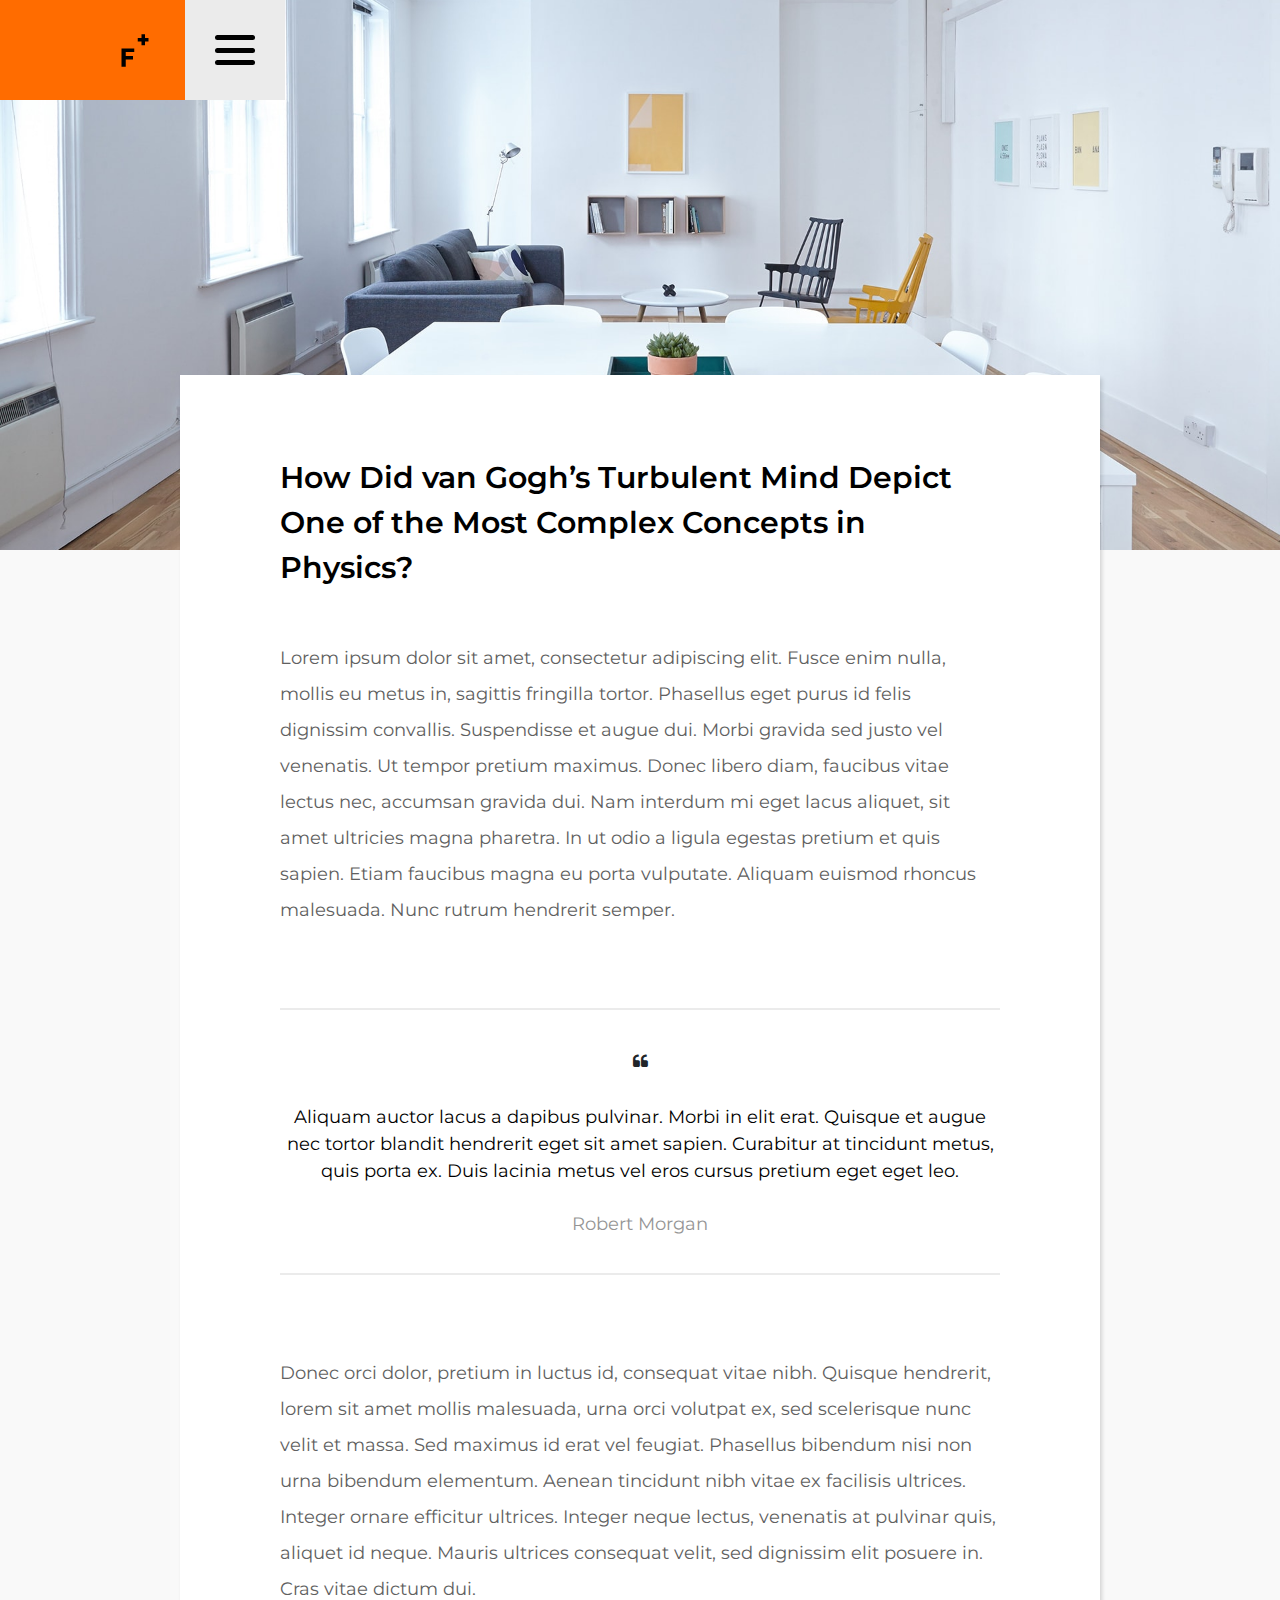
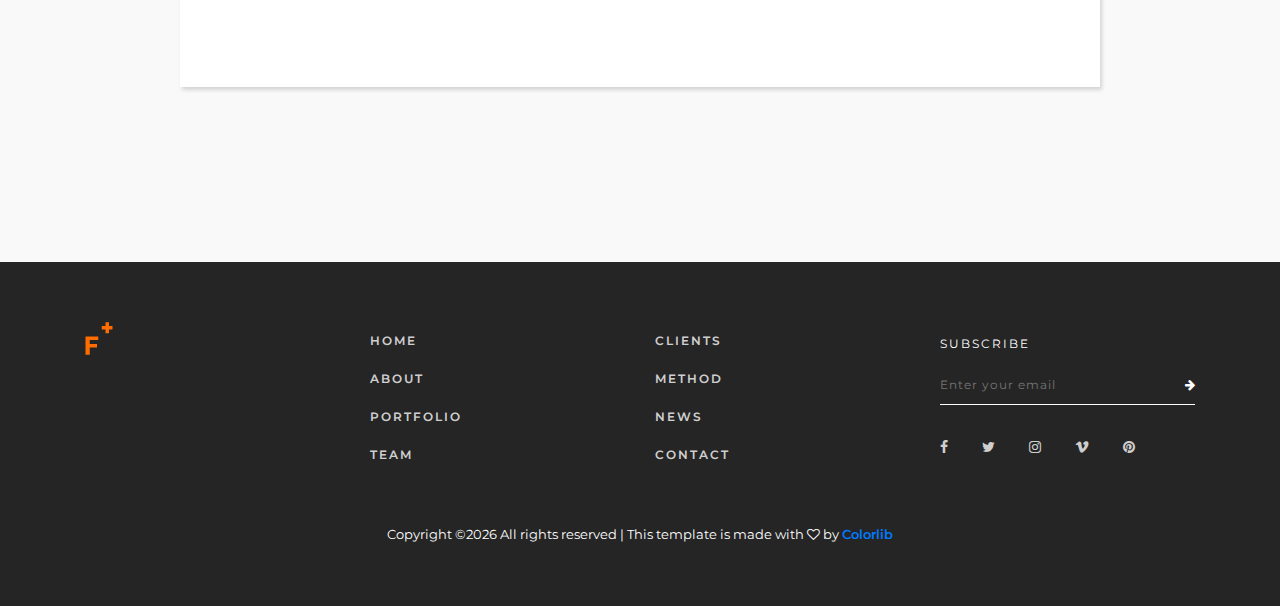
<file: fplus/static-page.html>
<!DOCTYPE html>
<html lang="en">

<head>
    <meta charset="UTF-8">
    <meta name="description" content="">
    <meta http-equiv="X-UA-Compatible" content="IE=edge">
    <meta name="viewport" content="width=device-width, initial-scale=1, shrink-to-fit=no">
    <!-- The above 4 meta tags *must* come first in the head; any other head content must come *after* these tags -->

    <!-- Title -->
    <title>F-plus Portfolio Template | Static Page</title>

    <!-- Favicon -->
    <link rel="icon" href="img/core-img/favicon.ico">

    <!-- Core Stylesheet -->
    <link href="style.css" rel="stylesheet">

    <!-- Responsive CSS -->
    <link href="css/responsive/responsive.css" rel="stylesheet">

</head>

<body>
    <!-- Preloader Start -->
    <div id="preloader">
        <div class="fplus-load"></div>
        <img src="img/core-img/h-logo.png" alt="logo">
    </div>

    <!-- ****** Header Area Start ****** -->
    <header class="header_area">
        <div class="container">
            <div class="row">
                <div class="col-12 d-flex">
                    <div class="logo_area">
                        <a class="d-flex align-items-center justify-content-center" href="index.html"><img src="img/core-img/h-logo.png" alt="logo"></a>
                    </div>
                    <div class="menu-open-close d-flex align-items-center justify-content-center">
                        <div id="nav-icon">
                            <span></span>
                            <span></span>
                            <span></span>
                        </div>
                    </div>
                </div>
            </div>
        </div>
    </header>
    <!-- ****** Header Area End ****** -->

    <!-- ****** Menu Area Start ****** -->
    <div class="fplus-menu-area">
        <!-- Menu -->
        <div class="fplus-main-menu h-100 d-flex align-items-center">
            <nav class="navbar navbar-expand-lg">
                <div class="" id="fplus-nav">
                    <ul class="navbar-nav" id="fplusNav">
                        <li class="nav-item active">
                            <a class="nav-link" href="#home">Home <span class="sr-only">(current)</span></a>
                        </li>
                        <li class="nav-item">
                            <a class="nav-link" href="#about">About Us</a>
                        </li>
                        <li class="nav-item dropdown">
                            <a class="nav-link dropdown-toggle" href="#" id="fplusDropdown" role="button" data-toggle="dropdown" aria-haspopup="true" aria-expanded="false">Pages</a>
                            <div class="dropdown-menu" aria-labelledby="fplusDropdown">
                                <a class="dropdown-item" href="index.html">Home</a>
                                <a class="dropdown-item" href="single-portfolio.html">Single Portfolio</a>
                                <a class="dropdown-item" href="static-page.html">Static Page</a>
                            </div>
                        </li>
                        <li class="nav-item">
                            <a class="nav-link" href="#projects">Projects</a>
                        </li>
                        <li class="nav-item">
                            <a class="nav-link" href="#clients">Our Clients</a>
                        </li>
                        <li class="nav-item">
                            <a class="nav-link" href="#news">Recent News</a>
                        </li>
                        <li class="nav-item">
                            <a class="nav-link" href="#contact">Contact</a>
                        </li>
                    </ul>
                </div>
            </nav>
        </div>
        <!-- Header Social Icon -->
        <div class="header-social-info d-flex align-items-center justify-content-end">
            <div class="h-social-icon">
                <a href="#"><i class="fa fa-facebook" aria-hidden="true"></i></a>
                <a href="#"><i class="fa fa-twitter" aria-hidden="true"></i></a>
                <a href="#"><i class="fa fa-instagram" aria-hidden="true"></i></a>
                <a href="#"><i class="fa fa-vimeo" aria-hidden="true"></i></a>
                <a href="#"><i class="fa fa-pinterest" aria-hidden="true"></i></a>
            </div>
        </div>
    </div>
    <!-- ****** Menu Area End ****** -->

    <!-- ****** Hero Area Start ****** -->
    <div class="fplus-static-welcome-area" style="background-image: url(img/bg-img/hero-1.jpg);"></div>
    <!-- ****** Hero Area End ****** -->

    <!-- ****** Static Page Content Start ****** -->
    <section class="static-page-area bg-gray">
        <div class="container">
            <div class="row justify-content-center">
                <div class="col-12 col-md-10">
                    <div class="static-content">
                        <h3>How Did van Gogh’s Turbulent Mind Depict One of the Most Complex Concepts in Physics?</h3>
                        <p>Lorem ipsum dolor sit amet, consectetur adipiscing elit. Fusce enim nulla, mollis eu metus in, sagittis fringilla tortor. Phasellus eget purus id felis dignissim convallis. Suspendisse et augue dui. Morbi gravida sed justo vel venenatis. Ut tempor pretium maximus. Donec libero diam, faucibus vitae lectus nec, accumsan gravida dui. Nam interdum mi eget lacus aliquet, sit amet ultricies magna pharetra. In ut odio a ligula egestas pretium et quis sapien. Etiam faucibus magna eu porta vulputate. Aliquam euismod rhoncus malesuada. Nunc rutrum hendrerit semper.</p>
                        <blockquote>
                            <i class="fa fa-quote-left" aria-hidden="true"></i>
                            <h5>Aliquam auctor lacus a dapibus pulvinar. Morbi in elit erat. Quisque et augue nec tortor blandit hendrerit eget sit amet sapien. Curabitur at tincidunt metus, quis porta ex. Duis lacinia metus vel eros cursus pretium eget eget leo.</h5>
                            <p>Robert Morgan</p>
                        </blockquote>
                        <p>Donec orci dolor, pretium in luctus id, consequat vitae nibh. Quisque hendrerit, lorem sit amet mollis malesuada, urna orci volutpat ex, sed scelerisque nunc velit et massa. Sed maximus id erat vel feugiat. Phasellus bibendum nisi non urna bibendum elementum. Aenean tincidunt nibh vitae ex facilisis ultrices. Integer ornare efficitur ultrices. Integer neque lectus, venenatis at pulvinar quis, aliquet id neque. Mauris ultrices consequat velit, sed dignissim elit posuere in. Cras vitae dictum dui.</p>
                    </div>
                </div>
            </div>
        </div>
    </section>
    <!-- ****** Static Page Content End ****** -->

    <!-- ****** Footer Area Start ****** -->
    <footer class="fplus-footer-area">
        <div class="container">
            <div class="row">
                <div class="col-12 col-md-3">
                    <div class="about-us-widget">
                        <img src="img/core-img/logo.png" alt="">
                    </div>
                </div>
                <div class="col-12 col-md-3">
                    <div class="footer-nav-widget">
                        <nav>
                            <ul>
                                <li><a href="#">Home</a></li>
                                <li><a href="#">About</a></li>
                                <li><a href="#">Portfolio</a></li>
                                <li><a href="#">Team</a></li>
                            </ul>
                        </nav>
                    </div>
                </div>
                <div class="col-12 col-md-3">
                    <div class="footer-nav-widget">
                        <nav>
                            <ul>
                                <li><a href="#">Clients</a></li>
                                <li><a href="#">Method</a></li>
                                <li><a href="#">News</a></li>
                                <li><a href="#">Contact</a></li>
                            </ul>
                        </nav>
                    </div>
                </div>
                <div class="col-12 col-md-3">
                    <div class="subscribe-widget">
                        <p>Subscribe</p>
                        <form action="#">
                            <input type="email" name="s-email" id="subscribeEmail" placeholder="Enter your email">
                            <button type="submit"><i class="fa fa-arrow-right" aria-hidden="true"></i></button>
                        </form>
                    </div>
                    <div class="footer-social-widget">
                        <a href="#"><i class="fa fa-facebook" aria-hidden="true"></i></a>
                        <a href="#"><i class="fa fa-twitter" aria-hidden="true"></i></a>
                        <a href="#"><i class="fa fa-instagram" aria-hidden="true"></i></a>
                        <a href="#"><i class="fa fa-vimeo" aria-hidden="true"></i></a>
                        <a href="#"><i class="fa fa-pinterest" aria-hidden="true"></i></a>
                    </div>
                </div>
            </div>
            <div class="row pt-5">
                <div class="col-md-12 text-center text-white"><small><!-- Link back to Colorlib can't be removed. Template is licensed under CC BY 3.0. -->
Copyright &copy;<script>document.write(new Date().getFullYear());</script> All rights reserved | This template is made with <i class="fa fa-heart-o" aria-hidden="true"></i> by <a href="https://colorlib.com" target="_blank">Colorlib</a>
<!-- Link back to Colorlib can't be removed. Template is licensed under CC BY 3.0. --></small></div>
            </div>
        </div>
    </footer>
    <!-- ****** Footer Area End ****** -->

    <!-- Jquery-2.2.4 js -->
    <script src="js/jquery/jquery-2.2.4.min.js"></script>
    <!-- Popper js -->
    <script src="js/bootstrap/popper.min.js"></script>
    <!-- Bootstrap-4 js -->
    <script src="js/bootstrap/bootstrap.min.js"></script>
    <!-- All Plugins js -->
    <script src="js/others/plugins.js"></script>
    <!-- Active JS -->
    <script src="js/active.js"></script>
</body>
</file>
<file: 1.css>
* {
    margin: 0;
    padding: 0;
}
a:hover{
    text-decoration: none;
}
.temp h3{
        text-transform: uppercase;
    font-size: 16px;
    color: #ff0099;
}
.temp{
    transform: translateY(100px);
    opacity: 0;
}
.menufix{
        position: fixed;
    width: 100%;
    background: #e08f15ad !important;
    z-index: 100;
    border-radius: inherit;
}
.isup{
        width: 40px;
    height: 40px;
    background: orange;
    font-size: 20px;
    font-weight: bold;
    color: white;
    cursor: pointer;
    position: fixed;
    bottom: 50px;
    right: 2%;
    padding-top: 8px;
    padding-left: 13px;
    z-index:11;
}
.fa-map-marker,.fa-phone{
    background: #f16400;
    padding: 12px;
    padding-left: 15px;
    padding-right: 15px;
    border-radius: 50%;
}
.cont-lh{
        position: absolute;
        top: 50%;
        right: 0;
        color: white;
        width: 50%;
        font-size: 15px;
        display:  flex;
}
.cont-lh p{
    margin-bottom: 10px;
}
.map{
    position: absolute;
    top: 0;
    left: 0;
    height: 100%;
    width: 40%;
}
#idlienhe{
  margin-top: 35px;
  position: relative;
}
#gt1{
    transform: translateX(-50px);
    opacity: 0;
}
#gt2{
    transform: translateX(50px);
    opacity: 0;
}
.intent{
    transform: scale(0.4);
    opacity: 0;
}
.div-mk h3{
    color: #e86b00;
}
.div-mk p{
    color: #7d7d7d;
}
.div-mk{
    transform: translateY(-100px);
    opacity: 0;
}

.img-ke{
    margin-bottom: 30px;
}
.lbl-nt{
        font-family: 'Sriracha', cursive;
        text-align: center;
        color: #55c301;
        font-size: 36px;
        margin-bottom:  0;
}
.intent{
        position: absolute;
        top: 10%;
        width: 80%;
        text-align: justify;
        left: 10%;
        background: #ffffffd1;
        height: 80%;
        color: #003fcc;
        padding: 10px;
}
.tin1{
   /*  background-image: url(./images/tin1.jpg);
    -webkit-background-size: 100%;
         -o-background-size: 100%;
            background-size: 100%; */
}
.img-gt-bg{
    /* transform: translateX(-200px);
    opacity: 0; */
    /* transition: 0.5s; */
}
.lec_title_counter span{
        margin-left: -7px !important;
}
.div-gt{
        
    
    text-align: center;
}
.div-gt h2{
    font-family: 'Sriracha', cursive;
    margin-top: 20px;
    margin-bottom: 0px;
    color: #de8f00;
}
.lec_go{
    animation: 0.7s dilen forwards;
    opacity: 0;
    animation-delay: 2.5s;
}
@-webkit-keyframes dilen{
    0%{transform: translateY(20px); opacity: 0;}
    100%{transform: translateY(0px); opacity: 1;}
}
.tontai{
    position: absolute;
    color: #d3d604;
    font-size: 37px;
    top: 69%;
    left: 54%;
    font-family: 'Pacifico', cursive;
    text-transform: lowercase;
    /* transform: rotate(9deg); */
    animation: 0.5s tora forwards;
    opacity: 0;
    animation-delay: 2.2s;
}
@-webkit-keyframes tora{
    0%{    transform: scale(0) rotate(9deg);opacity: 0;}
    100%{    transform: scale(1) rotate(9deg);opacity: 1;}
}
.img-arrow{
    position: absolute;
    left: 69%;
    top: 47%;
        
}
#ismkt{
        margin-top: 31px;
}
.a_arrow{
    animation: 0.2s hienra forwards;
    /* opacity: 0; */
    animation-delay: 2s;
    opacity: 0;
}
@-webkit-keyframes hienra{
    0%{opacity: 0;}
    100%{opacity: 1;}
}
.slogan{
    position: absolute;
    color: #ffc6c6;
    font-size: 48px;
    top: 46%;
    font-family: 'Pacifico', cursive;
    animation: 0.7s sangphai forwards;
    opacity: 0;
    padding-left: 50px;
    animation-delay: 1.5s;
}
@-webkit-keyframes sangphai{
    0%{transform: translateX(-100px); opacity: 0;}
    100%{transform: translateX(0px); opacity: 1;}
}
.char1,.char2,.char3,.char4,.char5,.char6,.char7,.char8,.char9,.char10,.char11,.char12,.char13,.char14,.char15,.char16{
    animation: 1s dixuong forwards;
    opacity: 0;
    
}
.char2{
    animation-delay: 0.1s
}
.char3{
    animation-delay: 0.2s
}
.char4{
    animation-delay: 0.3s
}
.char5{
    animation-delay: 0.4s
}
.char6{
    animation-delay: 0.5s
}
.char7{
    animation-delay: 0.6s
}
.char8{
    animation-delay: 0.7s
}
.char9{
    animation-delay: 0.8s
}
.char10{
    animation-delay: 0.9s
}
.char11{
    animation-delay: 1.0s
}
.char12{
    animation-delay: 1.1s
}
.char13{
    animation-delay:1.2s
}
.char14{
    animation-delay: 1.3s
}
.char15{
    animation-delay: 1.4s
}
.char16{
    animation-delay: 1.5s
}
@-webkit-keyframes dixuong{
    0%{transform: translateY(-100px); opacity: 0;}
    100%{transform: translateY(0px); opacity: 1;}
}
/*Gold Letter*/
.lec_gold span {
    display: inline-block;
    text-indent: -10000px;
    /* background-image: url(../images/selima_fire.png); */
    margin-left: -7px;  
    background-size: 2160px 163px;
}
.lect2 span {
    display: inline-block;
    text-indent: -10000px;
    /* background-image: url(../images/selima_gold_mini.png) !important; */
    margin-left: -7px;  
    background-size: 100% !important;
}


div.lec_gold{
    text-align: center;
    padding-top: 45px;
}
.lect1 span{
        margin-left: -23px !important;
}
.bg{
    background: url(images/bg1.jpg) no-repeat center center ; 
  -webkit-background-size: cover;
  -moz-background-size: cover;
  -o-background-size: cover;
  background-size: cover;
      width: 100%;
    height: 650px;
    position: relative;
}
.navbar-default {
    background-color: unset;
    border-color: unset;
    border: unset;
    padding: 10px;
    transition: 0.5s;
}
.nav a{
    color: white !important;
}
.nav a i{
    color: #e2b55d !important;
    font-size:  18px;
}
</file>
<file: theestate/styles/main_styles.css>
@charset "utf-8";
/* CSS Document */

/******************************

[Table of Contents]

1. Fonts
2. Body and some general stuff
3. Home
4. Header
	4.1 Logo
	4.2 Main Navigation
	4.3 Phone Home
	4.4 Hamburger
5. Menu
6. Search Box
	6.1 Search Box Title
	6.2 Search Box Arrow
	6.3 Search Form
7. Section Title
8. Featured
9. Testimonials
10. Workflow
11. Cities
12. Call to Action 1
13. Newsletter
14. Footer
	14.1 Footer - About
	14.2 Footer - Useful Links
	14.3 Footer - Contact Form
	14.4 Footer - Contact Info
15. Credits


******************************/

/***********
1. Fonts
***********/

@import url('https://fonts.googleapis.com/css?family=Montserrat:700|Open+Sans:300,400,600,700');

/*********************************
2. Body and some general stuff
*********************************/

*
{
	margin: 0;
	padding: 0;
	-webkit-font-smoothing: antialiased;
	-webkit-text-shadow: rgba(0,0,0,.01) 0 0 1px;
	text-shadow: rgba(0,0,0,.01) 0 0 1px;
}
body
{
	font-family: 'Open Sans', sans-serif;
	font-size: 14px;
	font-weight: 400;
	background: #FFFFFF;
	color: #a5a5a5;
}
div
{
	display: block;
	position: relative;
	-webkit-box-sizing: border-box;
    -moz-box-sizing: border-box;
    box-sizing: border-box;
}
ul
{
	list-style: none;
	margin-bottom: 0px;
}
p
{
	font-family: 'Open Sans', sans-serif;
	font-size: 14px;
	line-height: 2;
	font-weight: 400;
	color: #838383;
	-webkit-font-smoothing: antialiased;
	-webkit-text-shadow: rgba(0,0,0,.01) 0 0 1px;
	text-shadow: rgba(0,0,0,.01) 0 0 1px;
}
p a
{
	display: inline;
	position: relative;
	color: inherit;
	border-bottom: solid 1px #ffa07f;
	-webkit-transition: all 200ms ease;
	-moz-transition: all 200ms ease;
	-ms-transition: all 200ms ease;
	-o-transition: all 200ms ease;
	transition: all 200ms ease;
}
a, a:hover, a:visited, a:active, a:link
{
	text-decoration: none;
	-webkit-font-smoothing: antialiased;
	-webkit-text-shadow: rgba(0,0,0,.01) 0 0 1px;
	text-shadow: rgba(0,0,0,.01) 0 0 1px;
}
p a:active
{
	position: relative;
	color: #FF6347;
}
p a:hover
{
	color: #FFFFFF;
	background: #ffa07f;
}
p a:hover::after
{
	opacity: 0.2;
}
::selection
{
	
}
p::selection
{
	
}
h1{font-size: 48px;}
h2{font-size: 36px;}
h3{font-size: 24px;}
h4{font-size: 18px;}
h5{font-size: 14px;}
h1, h2, h3, h4, h5, h6
{
	font-family: 'Open Sans', sans-serif;
	-webkit-font-smoothing: antialiased;
	-webkit-text-shadow: rgba(0,0,0,.01) 0 0 1px;
	text-shadow: rgba(0,0,0,.01) 0 0 1px;
}
h1::selection, 
h2::selection, 
h3::selection, 
h4::selection, 
h5::selection, 
h6::selection
{
	
}
.form-control
{
	color: #db5246;
}
section
{
	display: block;
	position: relative;
	box-sizing: border-box;
}
.clear
{
	clear: both;
}
.clearfix::before, .clearfix::after
{
	content: "";
	display: table;
}
.clearfix::after
{
	clear: both;
}
.clearfix
{
	zoom: 1;
}
.float_left
{
	float: left;
}
.float_right
{
	float: right;
}
.trans_200
{
	-webkit-transition: all 200ms ease;
	-moz-transition: all 200ms ease;
	-ms-transition: all 200ms ease;
	-o-transition: all 200ms ease;
	transition: all 200ms ease;
}
.trans_300
{
	-webkit-transition: all 300ms ease;
	-moz-transition: all 300ms ease;
	-ms-transition: all 300ms ease;
	-o-transition: all 300ms ease;
	transition: all 300ms ease;
}
.trans_400
{
	-webkit-transition: all 400ms ease;
	-moz-transition: all 400ms ease;
	-ms-transition: all 400ms ease;
	-o-transition: all 400ms ease;
	transition: all 400ms ease;
}
.trans_500
{
	-webkit-transition: all 500ms ease;
	-moz-transition: all 500ms ease;
	-ms-transition: all 500ms ease;
	-o-transition: all 500ms ease;
	transition: all 500ms ease;
}
.fill_height
{
	height: 100%;
}
.super_container
{
	width: 100%;
	overflow: hidden;
}
.prlx_parent
{
	overflow: hidden;
}
.prlx
{
	height: 130% !important;
}
.nopadding
{
	padding: 0px !important;
}

/*********************************
3. Home
*********************************/

.home
{
	width: 100%;
	height: 100vh;
}
.home_slider_container
{
	width: 100%;
	height: 100%;
}
.home_slider
{
	width: 100%;
	height: 100%;
}
.home_slider_item
{
	width: 100%;
	height: 100%;
}
.home_slider_background
{
	position: absolute;
	top: 0;
	left: 0;
	width: 100%;
	height: 100%;
	background-repeat: no-repeat;
	background-size: cover;
	background-position: center center;
}
.home_slider_content_container
{
	width: 100%;
	height: 100%;
	padding-top: calc(50vh - 25px);
	padding-left: 30px;
	padding-right: 30px;
}
.home_slider_content
{
	width: 100%;
	max-width: 900px;
	height: 100%;
	margin: 0 auto;
	
}
.home_slider_content h1
{
	font-size: 92px;
	font-weight: 700;
	text-transform: uppercase;
	color: #FFFFFF;
}
.home_slider_nav
{
	position: absolute;
	top: 53.9%;
	left: 0;
	width: 140px;
	height: 64px;
	background: #fd784f;
	z-index: 10;
	cursor: pointer;
}
.home_slider_nav::after
{
	display: block;
	position: absolute;
	top: 0;
	left: 0;
	width: 100%;
	height: 100%;
	background: #0e1d41;
	content: '';
	z-index: -1;
	-webkit-transition: all 600ms cubic-bezier(.25,.62,.27,.99);
	-moz-transition: all 600ms cubic-bezier(.25,.62,.27,.99);
	-ms-transition: all 600ms cubic-bezier(.25,.62,.27,.99);
	-o-transition: all 600ms cubic-bezier(.25,.62,.27,.99);
	transition: all 600ms cubic-bezier(.25,.62,.27,.99);
}
.home_slider_nav:hover::after
{
	width: 0px;
}
.home_slider_nav_left
{
	padding-right: 28px;
}
.home_slider_nav img
{
	width: 12px;
	height: 13px;
}
.flipInX
{
	animation-delay: 600ms;
}

/*********************************
4. Header
*********************************/

.header
{
	display: block;
	position: fixed;
	top: 0;
	left: 0;
	width: 100%;
	height: 150px;
	border-bottom: solid 1px #aeaead;
	z-index: 15;
}
.header.scrolled
{
	height: 120px;
	background: #0e1d41;
	border: none;
}
.header_container
{
	width: 100%;
	height: 150px;
}
.header.scrolled .header_container
{
	height: 120px;
}

/*********************************
4.1 Logo
*********************************/

.logo_container
{
	
}
.logo
{
	text-align: center;
}
.logo span
{
	display: block;
	font-family: 'Montserrat', sans-serif;
	font-size: 24px;
	font-weight: 700;
	color: #FFFFFF;
	text-transform: uppercase;
	margin-top: 1px;
}

/*********************************
4.2 Main Navigation
*********************************/

.main_nav
{
	margin-left: auto;
	margin-right: 112px;
}
.main_nav_item
{
	display: inline-block;
	margin-right: 40px;
}
.main_nav_item:last-child
{
	margin-right: 0px;
}
.main_nav_item a
{
	font-size: 14px;
	font-weight: 700;
	text-transform: uppercase;
	color: #FFFFFF;
	padding-top: 5px;
	padding-bottom: 5px;
	-webkit-transition: all 200ms ease;
	-moz-transition: all 200ms ease;
	-ms-transition: all 200ms ease;
	-o-transition: all 200ms ease;
	transition: all 200ms ease;
}
.main_nav_item a:hover
{
	color: #fd784f;
}

/*********************************
4.3 Phone Home
*********************************/

.phone_home
{
	width: auto;
	height: 44px;
	background: #fd784f;
	padding-left: 46px;
	padding-right: 39px;
}
.phone_home span
{
	font-size: 18px;
	font-weight: 600;
	line-height: 44px;
	color: #FFFFFF;
}

/*********************************
4.4 Hamburger
*********************************/

.hamburger_container
{
	display: none;
	margin-left: auto;
}
.hamburger i
{
	font-size: 20px;
	padding: 5px;
	color: #FFFFFF;
	cursor: pointer;
}
.hamburger i:hover
{
	color: #f2f2f2;
}
.hamburger i:active
{
	color: #fd784f;
}

/*********************************
5. Menu
*********************************/

.menu
{
	display: block;
	width: 100%;
	max-height: 0px;
	overflow: hidden;
	opacity: 0;
	visibility: hidden;
	background: #FFFFFF;
	-webkit-transition: all 500ms ease;
	-moz-transition: all 500ms ease;
	-ms-transition: all 500ms ease;
	-o-transition: all 500ms ease;
	transition: all 500ms ease;
}
.menu.active
{
	opacity: 1;
	visibility: visible;
}
.menu_item
{
	border-bottom: solid 1px #f2f2f2;
}
.menu_item:last-child
{
	border: none;
}
.menu_item:hover
{
	background: #f2f2f2;
}
.menu_item a
{
	display: block;
	font-size: 14px;
	font-weight: 700;
	text-transform: uppercase;
	color: #0e1d41;
	padding-top: 5px;
	padding-bottom: 5px;
	line-height: 60px;
}

/*********************************
6. Search Box
*********************************/

.search_box
{
	width: 100%;
	height: auto;
	z-index: 10;
}
.search_box_outer
{
	margin-top: -161px;
	width: 100%;
}
.search_box_inner
{
	width: 100%;
	background: #0e1d41;
	padding-top: 32px;
	padding-bottom: 25px;
}

/*********************************
6.1 Search Box Title
*********************************/

.search_box_title
{
	position: absolute;
	bottom: 100%;
	left: 50%;
	-webkit-transform: translateX(-50%);
	-moz-transform: translateX(-50%);
	-ms-transform: translateX(-50%);
	-o-transform: translateX(-50%);
	transform: translateX(-50%);
	width: 43.97%;
	height: 51px;
}
.search_box_title_inner
{
	width: 100%;
	height: 100%;
	background: #fd784f;
}
.search_box_title_icon
{
	position: absolute;
	left: 0;
	top: 0;
	width: 51px;
	height: 51px;
	background: #0e1d41;
}
.search_box_title_icon img
{
	display: block;
	position: relative;
	width: 20px;
	height: 20px;
}
.search_box_title_inner span
{
	font-size: 16px;
	font-weight: 600;
	line-height: 51px;
	color: #FFFFFF;
	text-transform: uppercase;
	margin-left: 7%;
}

/*********************************
6.2 Search Box Arrow
*********************************/

.search_arrow_box
{
	position: absolute;
	left: -29px;
	bottom: calc(100% - 40px);
	pointer-events: none;
}
.search_arrow_box_inner img
{
	width: 382px;
	height: 278px;
}
.search_arrow_circle
{
	position: absolute;
	top: 0;
	left: 0;
	width: 125px;
	height: 125px;
	background: #fd784f;
	border-radius: 50%;
	overflow: hidden;
}
.search_arrow_circle span
{
	font-size: 14px;
	font-weight: 600;
	color: #FFFFFF;
}

/*********************************
6.3 Search Form
*********************************/

.search_form
{
	width: 100%;
}
.search_box_container
{
	width: 100%;
	padding-left: 20px;
	padding-right: 20px;
}
.search_box_container:nth-child(2)
{
	margin-top: 6px;
}
.dropdown_row
{
	display: block;
	width: 100%;
}
.dropdown_item
{
	display: block;
	margin-left: 10px;
	margin-right: 10px;
	margin-bottom: 10px;
	float: left;
}
.dropdown_item_5
{
	width: calc((100% - 100px) / 5);
}
.dropdown_item_6
{
	width: calc((100% - 238px) / 6);
}
.dropdown_item_title
{
	font-size: 13px;
	font-weight: 400;
	margin-bottom: 5px;
	color: #FFFFFF;
	padding-left: 1px;
}
.dropdown_item_select
{
	width: 100%;
	height: 34px;
	background: #FFFFFF;
	-webkit-appearance:none;
    -moz-appearance:none;
    -ms-appearance:none;
    -o-appearance:none;
    appearance:none;
	-webkit-box-shadow: 0px 0px 0px rgba(0, 0, 0, 0);
	-webkit-padding-end: 34px;
	-webkit-padding-start: 15px;
	-webkit-user-select: none;
	background-image: url(../images/dropdown_arrow.png);
	background-position: center right;
	background-repeat: no-repeat;
	border: solid 1px #FFFFFF;
	color: #838383;
	font-family: 'Open Sans', sans-serif;
	font-size: 12px;
	margin: 0;
	overflow: hidden;
	padding-top: 2px;
	padding-bottom: 2px;
	text-overflow: ellipsis;
	white-space: nowrap;
	cursor: pointer;
}
.dropdown_item_select::-ms-expand
{
    display: none;
}
.dropdown_item_select:hover
{
	border: solid 1px #fd784f;
}
.dropdown_item_select:focus
{
	outline-color: #fd784f;
}
.search_button
{
	top: 24px;
}
.search_submit_button
{
	width: 97px;
	height: 34px;
	background: #fd784f;
	border: none;
	font-size: 11px;
	font-weight: 400;
	color: #FFFFFF;
	line-height: 34px;
	text-transform: uppercase;
	cursor: pointer;
}
.search_features_container
{
	padding-left: 30px;
	padding-right: 30px;
	margin-top: 8px;
}
.search_features_trigger
{
	display: inline-block;
	width: auto;
}
.search_features_trigger a
{
	font-size: 12px;
	font-weight: 400;
	color: #FFFFFF;
	padding-left: 18px;
}
.search_features_trigger a::before
{
	display: block;
	position: absolute;
	top: 7px;
	left: 0;
	width: 10px;
	height: 10px;
	content: '+';
	font-family: 'Open Sans', sans-serif;
	font-size: 13px;
	line-height: 8px;
	color: #FFFFFF;
	border: solid 1px #FFFFFF;
	padding-left: 1px;
}
.search_features_trigger.active a::before
{
	content: '-';
	padding-left: 2px;
}
.search_features
{
	display: block;
	width: 100%;
	max-height: 0px;
	overflow: hidden;
	opacity: 0;
	-webkit-transition: all 500ms ease;
	-moz-transition: all 500ms ease;
	-ms-transition: all 500ms ease;
	-o-transition: all 500ms ease;
	transition: all 500ms ease;
}
.search_features.active
{
	margin-top: 35px;
	opacity: 1;
}
.search_features_item
{
	width: 20%;
	float: left;
	margin-bottom: 10px;
}
.search_features_item div
{
	display: inline-block;
	cursor: pointer;
}
.search_features_item div:hover .search_features_cb
{
	border: 1px solid #fd784f;
}
.search_features_checkbox
{
	cursor: pointer;
}
.search_features_cb
{
	width: 12px;
	height: 12px;
	-webkit-appearance: none;
	-moz-appearance: none;
	-ms-appearance: none;
	-o-appearance: none;
	appearance: none;
	background-color: #FFFFFF;
	border: 1px solid #FFFFFF;
	padding: 9px;
	border-radius: 0px;
	display: inline-block;
	position: relative;
	cursor: pointer;
}
.search_features_cb:focus
{
	outline: none;
	border: 1px solid #fd784f;
}
.search_features_cb:checked::after
{
	display: block;
	position: absolute;
	top: 2px;
	left: 2px;
	width: calc(100% - 4px);
	height: calc(100% - 4px);
	content: '';
	background: #fd784f;
}
.search_features label
{
	display: inline-block;
	position: relative;
	padding-left: 3px;
	margin-bottom: 0px;
	cursor: pointer;
	color: #FFFFFF;
}

/*********************************
7. Section Title
*********************************/

.section_title
{
	padding-top: 37px;
	margin: 0 auto;
}
.section_title::after
{
	display: block;
	position: absolute;
	top: 0;
	left: 50%;
	-webkit-transform: translateX(-50%);
	-moz-transform: translateX(-50%);
	-ms-transform: translateX(-50%);
	-o-transform: translateX(-50%);
	transform: translateX(-50%);
	width: 3px;
	height: 25px;
	background: #fd784f;
	content: '';
}
.section_title h3
{
	text-transform: uppercase;
	color: #1e2c4e;
	font-weight: 700;
}
.section_subtitle
{
	display: block;
	font-size: 16px;
	font-weight: 600;
	color: #b0b1b3;
	margin-top: -4px;
}

/*********************************
8. Featured
*********************************/

.featured
{
	padding-top: 100px;
	padding-bottom: 100px;
}
.featured_row
{
	padding-top: 73px;
}
.featured_card_container
{
	width: 100%;
}
.featured_panel
{
	position: absolute;
	left: 0;
	top: 21px;
	font-size: 14px;
	font-weight: 600;
	text-transform: uppercase;
	color: #FFFFFF;
	background: #fd784f;
	line-height: 41px;
	padding-left: 29px;
	padding-right: 26px;
}
.card
{
	display: block;
	border-radius: 0px;
	border: none;
}
.featured_card_container:hover .card
{
	box-shadow: 0px 40px 40px rgba(0,0,0,0.55);
}
.card-img-top
{
	border-radius: 0px;
}
.card-body
{
	padding-left: 26px;
	background: #edeff4;
	padding-bottom: 30px;
}
.card-title
{
	margin-top: 24px;
}
.card-title a
{
	font-size: 22px;
	font-weight: 600;
	color: #0e1d41;
}
.card-text
{
	font-size: 14px;
	font-weight: 400;
	color: #838383;
	margin-top: 14px;
}
.rooms
{
	margin-top: 30px;
}
.room
{
	display: inline-block;
	margin-right: 17px;
	margin-bottom: 6px;
}
.room_title
{
	font-size: 12px;
	font-weight: 400;
	color: #2e2e2e;
}
.room_content
{
	margin-top: 8px;
	padding-left: 2px;
}
.room_image
{
	display: inline-block;
	width: 32px;
}
.room_number
{
	position: relative;
	top: 3px;
	font-size: 12px;
	font-weight: 400;
	color: #2e2e2e;
	margin-left: 5px;
}
.room_tags
{
	margin-top: 27px;
}
.room_tag
{
	display: inline-block;
	font-size: 12px;
	background: #fd784f;
	margin-right: 7px;
	margin-bottom: 9px;
}
.room_tag a
{
	display: block;
	color: #FFFFFF;
	padding-left: 13px;
	padding-right: 13px;
	padding-top: 1px;
	padding-bottom: 2px;
}
.featured_card_box
{
	width: 100%;
	height: 86px;
	background: #1e2c4e;
	margin-top: 7px;
	padding-left: 30px;
}
.featured_card_container:hover .featured_card_box
{
	box-shadow: 0px 40px 40px rgba(0,0,0,0.55);
}
.featured_card_box img
{
	width: 30px;
	height: 30px;
}
.featured_card_box_content
{
	padding-left: 28px;
}
.featured_card_price_title
{
	font-size: 12px;
	font-weight: 400;
	color: #FFFFFF;
}
.featured_card_price
{
	font-size: 24px;
	font-weight: 600;
	color: #FFFFFF;
	margin-top: -3px;
}

/*********************************
9. Testimonials
*********************************/

.testimonials
{
	width: 100%;
	background: #1a1a1a;
	padding-top: 100px;
	padding-bottom: 95px;
}
.testimonials .section_title h3
{
	color: #FFFFFF;
}
.testimonials_background_container
{
	position: absolute;
	top: 0;
	left: 0;
	width: 100%;
	height: 100%;
}
.testimonials_background
{
	width: 100%;
	height: 100%;
	background-repeat: no-repeat;
	background-size: cover;
	background-position: center center;
}
.testimonials .section_title h1
{
	color: #FFFFFF;
}
.testimonials_slider_container
{
	padding-left: 30px;
	padding-right: 30px;
	margin-top: 63px;
}
.testimonials_item
{
	width: 100%;
	padding-bottom: 56px;
}
.testimonials_text
{
	font-size: 18px;
	font-weight: 300;
	line-height: 2;
	color: #FFFFFF;
	margin-bottom: 0px;
}
.testimonial_user
{
	margin-top: 67px;
}
.testimonial_image
{
	width: 81px;
	height: 81px;
	border-radius: 50%;
	overflow: hidden;
}
.testimonial_image img
{
	width: 100%;
	height: auto;
}
.testimonial_name
{
	font-size: 14px;
	font-weight: 700;
	text-transform: uppercase;
	color: #fd784f;
	margin-top: 17px;
}
.testimonial_title
{
	font-size: 13px;
	font-weight: 600;
	color: #FFFFFF;
	margin-top: 4px;
}
.testimonials_slider .owl-dots
{
	display: -webkit-box !important;
	display: -moz-box !important;
	display: -ms-flexbox !important;
	display: -webkit-flex !important;
	display: flex !important;
	flex-direction: row !important;
	justify-content: center;
	align-items: center;
}
.testimonials_slider .owl-dot span
{
	width: 10px !important;
	height: 10px !important;
	border: solid 2px #fd784f;
	background: transparent !important;
}
.testimonials_slider .owl-dot.active span
{
	width: 10px !important;
	height: 10px !important;
	border: none;
	background: #fd784f !important;
}

/*********************************
10. Workflow
*********************************/

.workflow
{
	padding-top: 100px;
	padding-bottom: 90px;
	border-bottom: solid 1px #dfe4ee;
}
.workflow_row
{
	margin-top: 83px;
}
.workflow_rocket
{
	position: absolute;
	top: 56px;
	left: 50%;
	-webkit-transform: translateX(-50%);
	-moz-transform: translateX(-50%);
	-ms-transform: translateX(-50%);
	-o-transform: translateX(-50%);
	transform: translateX(-50%);
}
.workflow_item
{

}
.workflow_image_background
{
	width: 227px;
	height: 227px;
}
.workflow_circle_outer,
.workflow_circle_inner,
.workflow_image
{
	position: absolute;
	top: 50%;
	left: 50%;
	-webkit-transform: translate(-50%, -50%);
	-moz-transform: translate(-50%, -50%);
	-ms-transform: translate(-50%, -50%);
	-o-transform: translate(-50%, -50%);
	transform: translate(-50%, -50%);
}
.workflow_circle_outer
{
	background: #edeff4;
	width: 100%;
	height: 100%;
	border-radius: 50%;
	opacity: 0.5;
	z-index: 1;
}
.workflow_circle_inner
{
	width: 166px;
	height: 166px;
	border-radius: 50%;
	background: #e1e5ec;
	z-index: 2;
}
.workflow_item:hover .workflow_circle_outer
{
	background: #446cb8;
}
.workflow_item:hover .workflow_circle_inner
{
	background: #3f5683;
}
.workflow_item:hover .workflow_num
{
	background: #fd784f;
}
.workflow_image
{
	z-index: 4;
}
.workflow_num
{
	position: absolute;
	top: -11px;
	left: 34px;
	width: 42px;
	height: 42px;
	background: #abb2bf;
	border-radius: 50%;
	z-index: 3;
}
.workflow_num span
{
	font-size: 14px;
	font-weight: 700;
	color: #FFFFFF;
	line-height: 42px;
}
.workflow_item_content
{
	margin-top: 53px;
}
.workflow_title
{
	font-size: 18px;
	font-weight: 700;
	color: #1e2c4e;
}
.workflow_text
{
	color: #838383;
	margin-top: 17px;
	margin-bottom: 0px;
}

/*********************************
11. Cities
*********************************/

.cities
{
	padding-top: 100px;
	padding-bottom: 100px;
}
.cities_background
{
	position: absolute;
	top: 0;
	left: 0;
	width: 100%;
	height: 100%;
	background-image: url(../images/world.png);
	background-repeat: no-repeat;
	background-size: cover;
	background-position: center center;
	background-attachment: fixed;
}
.cities_slider_container
{
	width: 100%;
	margin-top: 72px;
}
.city_image::after
{
	position: absolute;
	top: 0;
	left: 0;
	width: 100%;
	height: 100%;
	opacity: 0;
	content: '';
	background: #1e2c4e;
	-webkit-transition: all 200ms ease;
	-moz-transition: all 200ms ease;
	-ms-transition: all 200ms ease;
	-o-transition: all 200ms ease;
	transition: all 200ms ease;
}
.city_item:hover .city_image::after
{
	opacity: 0.9;
}
.city_image img
{
	width: 100%;
}
.city_name
{
	position: absolute;
	left: 50%;
	-webkit-transform: translateX(-50%);
	-moz-transform: translateX(-50%);
	-ms-transform: translateX(-50%);
	-o-transform: translateX(-50%);
	transform: translateX(-50%);
	bottom: 21px;
	width: 113px;
	height: 34px;
	background: #fd784f;
	text-align: center;
}
.city_name span
{
	font-size: 14px;
	font-weight: 600;
	color: #FFFFFF;
	line-height: 34px;
	text-transform: uppercase;
}
.city_details
{
	position: absolute;
	top: 45%;
	left: 50%;
	-webkit-transform: translate(-50%, -50%);
	-moz-transform: translate(-50%, -50%);
	-ms-transform: translate(-50%, -50%);
	-o-transform: translate(-50%, -50%);
	transform: translate(-50%, -50%);
	visibility: hidden;
	opacity: 0;
	-webkit-transition: all 200ms ease;
	-moz-transition: all 200ms ease;
	-ms-transition: all 200ms ease;
	-o-transition: all 200ms ease;
	transition: all 200ms ease;
}
.city_item:hover .city_details
{
	visibility: visible;
	opacity: 1;
}
.cities_nav
{
	position: absolute;
	top: 50%;
	-webkit-transform: translateY(-50%);
	-moz-transform: translateY(-50%);
	-ms-transform: translateY(-50%);
	-o-transform: translateY(-50%);
	transform: translateY(-50%);
	width: 48px;
	height: 51px;
	background: #e1e5ec;
	cursor: pointer;
	z-index: 10;
}
.cities_nav:hover
{
	background: #fd784f;
}
.cities_prev
{
	left: -165px;
}
.cities_next
{
	right: -165px;
}

/*********************************
12. Call to Action 1
*********************************/

.cta_1
{
	padding-top: 64px;
	padding-bottom: 62px;
	background: #e7eaf0;
}
.cta_1_background
{
	position: absolute;
	top: 0;
	left: 0;
	width: 100%;
	height: 100%;
	background-repeat: no-repeat;
	background-size: cover;
	background-position: center center;
	background-attachment: fixed;
	opacity: 0.32;
}
.cta_1_content
{
	width: 100%;
}
.cta_1_text
{
	color: #1e2c4e;
	font-weight: 700;
	margin-bottom: 0px;
}
.cta_1_text span
{
	color: #fd784f;
}
.cta_1_phone
{
	display: inline-block;
	height: 44px;
	line-height: 44px;
	padding-left: 30px;
	padding-right: 29px;
	color: #FFFFFF;
	font-size: 18px;
	font-weight: 600;
	background: #fd784f;
	margin-left: auto;
	white-space: nowrap;
}

/*********************************
13. Newsletter
*********************************/

.newsletter
{
	padding-top: 76px;
	padding-bottom: 99px;
	background: #0e1d41;
}
.newsletter_title
{
	padding-top: 37px;
	margin: 0 auto;
}
.newsletter_title::after
{
	display: block;
	position: absolute;
	top: 0;
	left: 0;
	width: 3px;
	height: 25px;
	background: #fd784f;
	content: '';
}
.newsletter_title h3
{
	text-transform: uppercase;
	color: #FFFFFF;
	font-weight: 700;
}
.newsletter_subtitle
{
	display: block;
	font-size: 16px;
	font-weight: 600;
	color: #b0b1b3;
	margin-top: -4px;
}
.newsletter_form_container
{
	margin-top: 31px;
}
.newsletter_email
{
	width: calc(100% - 132px);
	height: 55px;
	border: none;
	padding-left: 27px;
	font-weight: 500;
	color: #fd784f;
	background: #4a5b85;
}
.newsletter_email:focus
{
	outline: solid 2px #fd784f;
}
.newsletter_email::-webkit-input-placeholder
{
	font-size: 11px !important;
	font-style: italic !important;
	font-weight: 400 !important;
	color: #adb8d4 !important;
}
.newsletter_email:-moz-placeholder /* older Firefox*/
{
	font-size: 11px !important;
	font-style: italic !important;
	font-weight: 400 !important;
	color: #adb8d4 !important;
}
.newsletter_email::-moz-placeholder /* Firefox 19+ */ 
{
	font-size: 11px !important;
	font-style: italic !important;
	font-weight: 400 !important;
	color: #adb8d4 !important;
} 
.newsletter_email:-ms-input-placeholder
{ 
	font-size: 11px !important;
	font-style: italic !important;
	font-weight: 400 !important;
	color: #adb8d4 !important;
}
.newsletter_email::input-placeholder
{
	font-size: 11px !important;
	font-style: italic !important;
	font-weight: 400 !important;
	color: #adb8d4 !important;
}
.newsletter_submit_btn
{
	width: 132px;
	height: 55px;
	border: none;
	background: #fd784f;
	color: #FFFFFF;
	font-size: 14px;
	font-weight: 600;
	text-transform: uppercase;
	cursor: pointer;
}
.newsletter_submit_btn:focus
{
	border: solid 2px #FFFFFF;
}
.weekly_offer
{
	width: 100%;
	height: 100%;
}
.weekly_offer_image
{
	position: absolute;
	top: 0;
	left: 0;
	width: 100%;
	height: 100%;
	background-repeat: no-repeat;
	background-size: cover;
	background-position: center center;
}
.weekly_offer_content
{
	position: absolute;
	top: 0;
	left: 0;
	height: 58px;
	background: #0e1d41;
	z-index: 10;
}
.weekly_offer_icon
{
	width: 64px;
	background: #fd784f;
}
.weekly_offer_icon img
{
	width: 35px;
	height: 41px;
}
.weekly_offer_text
{
	font-size: 14px;
	font-weight: 700;
	line-height: 58px;
	color: #FFFFFF;
	text-transform: uppercase;
	padding-left: 30px;
	padding-right: 30px;
}

/*********************************
14. Footer
*********************************/

.footer
{
	padding-top: 150px;
	padding-bottom: 80px;
	background: #07122c;
}
.footer_col_title
{
	font-size: 16px;
	font-weight: 600;
	text-transform: uppercase;
	color: #FFFFFF;
}

/*********************************
14.1 Footer - About
*********************************/

.footer .logo_container
{
	display: inline-block;
	position: absolute;
	left: 0;
	top: -58px;
}
.footer .logo
{
	text-align: center;
}
.footer .logo span
{
	display: block;
	font-family: 'Montserrat', sans-serif;
	font-size: 24px;
	font-weight: 700;
	color: #FFFFFF;
	text-transform: uppercase;
	margin-top: 1px;
}
.footer_social
{
	margin-top: 60px;
}
.footer_social_item
{
	display: inline-block;
	width: 31px;
	height: 31px;
	border: solid 2px #fd784f;
	border-radius: 50%;
	text-align: center;
	-webkit-transition: all 200ms ease;
	-moz-transition: all 200ms ease;
	-ms-transition: all 200ms ease;
	-o-transition: all 200ms ease;
	transition: all 200ms ease;
	margin-right: 9px;
}
.footer_social_item:last-child
{
	margin-right: 0px;
}
.footer_social_item a
{
	display: block;
	position: relative;
	width: 100%;
	height: 100%;
}
.footer_social_item a i
{
	display: block;
	position: relative;
	color: #fd784f;
	top: 50%;
	-webkit-transform: translateY(-50%);
	-moz-transform: translateY(-50%);
	-ms-transform: translateY(-50%);
	-o-transform: translateY(-50%);
	transform: translateY(-50%);
	font-size: 12px;
	-webkit-transition: all 200ms ease;
	-moz-transition: all 200ms ease;
	-ms-transition: all 200ms ease;
	-o-transition: all 200ms ease;
	transition: all 200ms ease;
}
.footer_social_item:hover
{
	background: #fd784f;
}
.footer_social_item:hover a i
{
	color: #FFFFFF;
}
.footer_about
{
	margin-top: 44px;
	padding-right: 10px;
}
.footer_about p
{
	color: #c5c5c5;
	line-height: 2.29;
	margin-bottom: 0px;
}

/*********************************
14.2 Footer - Useful Links
*********************************/

.footer_useful_links
{
	margin-top: 27px;
}
.useful_links_item a
{
	font-size: 14px;
	font-weight: 600;
	color: #c5c5c5;
	line-height: 2.5;
	-webkit-transition: all 200ms ease;
	-moz-transition: all 200ms ease;
	-ms-transition: all 200ms ease;
	-o-transition: all 200ms ease;
	transition: all 200ms ease;
}
.useful_links_item a:hover
{
	color: #fd784f;
}

/*********************************
14.3 Footer - Contact Form
*********************************/

.footer_contact_form_container
{
	margin-top: 41px;
}
.footer_contact_form
{
	
}
.input_field
{
	width: 100%;
	background: #1e2c4e;
	border: solid 2px transparent;
	margin-bottom: 9px;
	height: 38px;
	padding-left: 17px;
	color: #fd784f;
}
.input_field:focus
{
	outline: none !important;
	border-color: #fd784f;
}
.text_field
{
	width: 100%;
	height: 117px;
	background: #1e2c4e;
	border: solid 2px transparent;
	padding-left: 17px;
	margin-bottom: 7px;
	color: #fd784f;
	padding-top: 10px;
}
.text_field:focus
{
	outline: none !important;
	border-color: #fd784f;
}
.contact_send_btn
{
	width: 86px;
	height: 32px;
	background: #fd784f;
	font-size: 12px;
	font-weight: 600;
	text-transform: uppercase;
	color: #FFFFFF;
	cursor: pointer;
	border: none;
}
.contact_send_btn:focus
{
	outline: solid 1px #FFFFFF;
	border: green !important;
}
.input_field::-webkit-input-placeholder,
.text_field::-webkit-input-placeholder
{
	font-size: 11px !important;
	font-style: italic !important;
	font-weight: 400 !important;
	color: #6678a3 !important;
}
.input_field:-moz-placeholder,
.text_field:-moz-placeholder
{
	font-size: 11px !important;
	font-style: italic !important;
	font-weight: 400 !important;
	color: #6678a3 !important;
}
.input_field::-moz-placeholder,
.text_field::-moz-placeholder
{
	font-size: 11px !important;
	font-style: italic !important;
	font-weight: 400 !important;
	color: #6678a3 !important;
} 
.input_field:-ms-input-placeholder,
.text_field:-ms-input-placeholder
{ 
	font-size: 11px !important;
	font-style: italic !important;
	font-weight: 400 !important;
	color: #6678a3 !important;
}
.input_field::input-placeholder,
.text_field::input-placeholder
{
	font-size: 11px !important;
	font-style: italic !important;
	font-weight: 400 !important;
	color: #6678a3 !important;
}

/*********************************
14.4 Footer - Contact Info
*********************************/

.contact_info_list
{
	margin-top: 44px;
}
.contact_info_item
{
	margin-bottom: 22px;
}
.contact_info_icon
{
	width: 20px;
	height: 20px;
	margin-right: 10px;
}
.contact_info_icon img
{
	display: block;
	width: 100%;
}
.contact_info_text,
.contact_info_text a
{
	color: #bcbcbd;
	line-height: 2.14;
	margin-top: -4px;
}
.contact_info_item:hover .contact_info_text,
.contact_info_item:hover .contact_info_text a
{
	color: #fd784f;
}

/*********************************
15. Credits
*********************************/

.credits
{
	background: #040b1d;
	text-align: center;
}
.credits span
{
	color: #485165;
	line-height: 49px;
}
</file>
<file: theestate/styles/responsive.css>
@charset "utf-8";
/* CSS Document */

/******************************

[Table of Contents]

1. 1600px
2. 1440px
3. 1280px
4. 1199px
5. 1024px
6. 991px
7. 959px
8. 880px
9. 768px
10. 767px
11. 539px
12. 479px
13. 400px

******************************/

/************
1. 1600px
************/

@media only screen and (max-width: 1600px)
{
	.cities_prev
	{
		left: -115px;
	}
	.cities_next
	{
		right: -115px;
	}
}

/************
2. 1440px
************/

@media only screen and (max-width: 1440px)
{
	.search_arrow_box
	{
		left: 8px;
	}
	.search_arrow_box_inner img
	{
		width: 342px;
		height: auto;
	}
	.cities_prev
	{
		left: -78px;
	}
	.cities_next
	{
		right: -78px;
	}
}

/************
3. 1380px
************/

@media only screen and (max-width: 1380px)
{
	.search_arrow_box
	{
		left: 31px;
	}
	.search_arrow_box_inner img
	{
		width: 322px;
	}
}

/************
3. 1280px
************/

@media only screen and (max-width: 1280px)
{
	.home_slider_content_container
	{
		padding-top: calc(50vh - 21px);
	}
	.home_slider_content h1
	{
		font-size: 72px;
	}
	.cities_prev
	{
		display: none !important;
	}
	.cities_next
	{
		display: none !important;
	}
}

/************
4. 1199px
************/

@media only screen and (max-width: 1199px)
{
	.hero_box
	{
		padding-left: 20px;
	}
	.search_arrow_box
	{
		left: 0px;
	}
	.search_arrow_box_inner img
	{
		width: 302px;
	}
	.main_nav
	{
		margin-right: 56px;
	}
	.main_nav_item
	{
		margin-right: 33px;
	}
	.phone_home
	{
		padding-left: 31px;
    	padding-right: 29px;
	}
	.phone_home span
	{
		font-size: 14px;
	}
	.workflow_rocket
	{
		width: 1020px;
	}
	.workflow_rocket img
	{
		width: 100%;
	}
}

/************
4. 1100px
************/

@media only screen and (max-width: 1100px)
{
	
}

/************
5. 1024px
************/

@media only screen and (max-width: 1024px)
{
	
}

/************
6. 991px
************/

@media only screen and (max-width: 991px)
{
	.main_nav
	{
		display: none;
	}
	.phone_home
	{
		display: none;
	}
	.logo span
	{
		font-size: 20px;
	}
	.logo img
	{
		width: 60px;
	}
	.hamburger_container
	{
		display: block;
	}
	.home_slider_content_container
	{
		padding-top: calc(50vh - 16px);
	}
	.home_slider_content h1
	{
		font-size: 56px;
	}
	.search_arrow_box
	{
		display: none;
	}
	.search_box_outer
	{
		position: relative;
		margin-top: -151px;
	}
	.search_box_title
	{
		width: 60%;
	}
	.search_box_container
	{
		padding-left: 30px;
		padding-right: 30px;
	}
	.dropdown_item_5
	{
		width: 100%;
	}
	.dropdown_item_6
	{
		width: calc(50% - 15px);
	}
	.dropdown_item_6:nth-child(even)
	{
		margin-left: 30px;
	}
	.dropdown_item
	{
		margin-left: 0px;
		margin-right: 0px;
	}
	.search_button
	{
		top: 0px;
		margin-top: 20px;
	}
	.search_features_container
	{
		margin-top: 26px;
	}
	.home_slider_nav
	{
		width: 110px;
		height: 51px;
	}
	.featured_card_col
	{
		margin-bottom: 80px;
	}
	.featured_card_col:last-child
	{
		margin-bottom: 0px;
	}
	.workflow_rocket
	{
		display: none;
	}
	.workflow_col
	{
		margin-bottom: 100px;
	}
	.workflow_col:last-child
	{
		margin-bottom: 0px;
	}
	.cta_1_phone
	{
		margin-left: 0px;
		margin-top: 30px;
	}
	.cta_1_phone
	{
		font-size: 14px;
	}
	.weekly_offer
	{
		height: auto;
	}
	.weekly_offer_image
	{
		position: relative;
		top: auto;
		left: auto;
		width: 100%;
		height: 220px;
		margin-top: 80px;
	}
	.footer_col
	{
		margin-bottom: 60px;
	}
	.footer_col:last-child
	{
		margin-bottom: 0px;
	}
}

/************
7. 959px
************/

@media only screen and (max-width: 959px)
{
	
}

/************
8. 880px
************/

@media only screen and (max-width: 880px)
{
	
}

/************
9. 768px
************/

@media only screen and (max-width: 768px)
{
	
}

/************
10. 767px
************/

@media only screen and (max-width: 767px)
{
	.home_slider_nav
	{
		width: 51px;
		padding-right: 21px;
	}
	.weekly_offer_image
	{
		height: 162px;
	}
}

/************
11. 575px
************/

@media only screen and (max-width: 575px)
{
	h3{font-size: 20px;}
	p{font-size: 13px;}
	.header
	{
		height: 80px;
	}
	.header_container
	{
		height: 80px;
	}
	.header.scrolled
	{
		height: 70px;
	}
	.header.scrolled .header_container
	{
		height: 70px;
	}
	.logo img
	{
		width: 36px;
	}
	.logo span
	{
		font-size: 12px;
	}
	.menu_item a
	{
		font-size: 14px;
		line-height: 42px;
	}
	.home_slider_content_container
	{
		padding-top: calc(50vh - 10px);
	}
	.home_slider_content h1
	{
		font-size: 32px;
	}
	.home_slider_nav
	{
		display: none !important;
	}
	.dropdown_item_6
	{
		width: 100%;
	}
	.dropdown_item_6:nth-child(even)
	{
		margin-left: 0px;
	}
	.search_box_outer
	{
		margin-top: 151px;
	}
	.search_box_title
	{
		width: 100%;
	}
	.search_box_title_inner span
	{
		font-size: 14px;
	}
	.section_subtitle
	{
		font-size: 14px;
	}
	.card-title
	{
		margin-top: 11px;
	}
	.card-title a
	{
		font-size: 18px;
	}
	.card-text
	{
		margin-top: 13px;
		font-size: 13px;
	}
	.rooms
	{
		margin-top: 25px;
	}
	.room
	{
		margin-bottom: 11px;
	}
	.featured_card_price
	{
		font-size: 22px;
	}
	.testimonials_text
	{
		font-size: 16px;
	}
	.testimonials_slider .owl-dots
	{
		display: none !important;
	}
	.testimonials_item
	{
		padding-bottom: 0px;
	}
	.workflow_col
	{
		margin-bottom: 80px;
	}
	.workflow_image_background
	{
		width: 177px;
		height: 177px;
	}
	.workflow_circle_inner
	{
		width: 126px;
		height: 126px;
	}
	.workflow_num
	{
		width: 32px;
		height: 32px;
	}
	.workflow_num span
	{
		font-size: 12px;
		line-height: 32px;
	}
	.workflow_image
	{
		width: 33%;
	}
	.workflow_image img
	{
		width: 100%;
	}
	.workflow_item_content
	{
		margin-top: 41px;
	}
	.newsletter_email
	{
		height: 40px;
	}
	.newsletter_submit_btn
	{
		height: 40px;
		font-size: 12px;
	}
	.weekly_offer_image
	{
		height: calc((100vw - 30px) / 3.13);
		margin-top: 43px;
	}
	.weekly_offer_content
	{
		height: 40px;
	}
	.weekly_offer_icon
	{
		width: 54px;
	}
	.weekly_offer_icon img
	{
		width: 22px;
	}
	.weekly_offer_text
	{
		font-size: 12px;
		line-height: 40px;
		padding-left: 25px;
		padding-right: 25px;
	}
	.useful_links_item a
	{
		font-size: 13px;
	}
}

/************
11. 539px
************/

@media only screen and (max-width: 539px)
{
	
}

/************
12. 480px
************/

@media only screen and (max-width: 480px)
{
	
}

/************
13. 479px
************/

@media only screen and (max-width: 479px)
{
	.home_slider_content h1
	{
		font-size: 24px;
	}
	.search_box_title_inner span
	{
		font-size: 12px;
		margin-left: 15%;
	}
	.testimonials_text
	{
		font-size: 13px;
	}
}

/************
14. 400px
************/

@media only screen and (max-width: 400px)
{
	
}
</file>
<file: balay/css/icomoon.css>
@font-face {
  font-family: 'icomoon';
  src:  url('fonts/icomoon.eot?6py85u');
  src:  url('fonts/icomoon.eot?6py85u#iefix') format('embedded-opentype'),
    url('fonts/icomoon.ttf?6py85u') format('truetype'),
    url('fonts/icomoon.woff?6py85u') format('woff'),
    url('fonts/icomoon.svg?6py85u#icomoon') format('svg');
  font-weight: normal;
  font-style: normal;
}

[class^="icon-"], [class*=" icon-"] {
  /* use !important to prevent issues with browser extensions that change fonts */
  font-family: 'icomoon' !important;
  speak: none;
  font-style: normal;
  font-weight: normal;
  font-variant: normal;
  text-transform: none;
  line-height: 1;

  /* Better Font Rendering =========== */
  -webkit-font-smoothing: antialiased;
  -moz-osx-font-smoothing: grayscale;
}

.icon-times:before {
  content: "\e930";
}
.icon-tick:before {
  content: "\e931";
}
.icon-plus:before {
  content: "\e932";
}
.icon-minus:before {
  content: "\e933";
}
.icon-equals:before {
  content: "\e934";
}
.icon-divide:before {
  content: "\e935";
}
.icon-chevron-right:before {
  content: "\e936";
}
.icon-chevron-left:before {
  content: "\e937";
}
.icon-arrow-right-thick:before {
  content: "\e938";
}
.icon-arrow-left-thick:before {
  content: "\e939";
}
.icon-th-small:before {
  content: "\e93a";
}
.icon-th-menu:before {
  content: "\e93b";
}
.icon-th-list:before {
  content: "\e93c";
}
.icon-th-large:before {
  content: "\e93d";
}
.icon-home:before {
  content: "\e93e";
}
.icon-arrow-forward:before {
  content: "\e93f";
}
.icon-arrow-back:before {
  content: "\e940";
}
.icon-rss:before {
  content: "\e941";
}
.icon-location:before {
  content: "\e942";
}
.icon-link:before {
  content: "\e943";
}
.icon-image:before {
  content: "\e944";
}
.icon-arrow-up-thick:before {
  content: "\e945";
}
.icon-arrow-down-thick:before {
  content: "\e946";
}
.icon-starburst:before {
  content: "\e947";
}
.icon-starburst-outline:before {
  content: "\e948";
}
.icon-star3:before {
  content: "\e949";
}
.icon-flow-children:before {
  content: "\e94a";
}
.icon-export:before {
  content: "\e94b";
}
.icon-delete2:before {
  content: "\e94c";
}
.icon-delete-outline:before {
  content: "\e94d";
}
.icon-cloud-storage:before {
  content: "\e94e";
}
.icon-wi-fi:before {
  content: "\e94f";
}
.icon-heart:before {
  content: "\e950";
}
.icon-flash:before {
  content: "\e951";
}
.icon-cancel:before {
  content: "\e952";
}
.icon-backspace:before {
  content: "\e953";
}
.icon-attachment:before {
  content: "\e954";
}
.icon-arrow-move:before {
  content: "\e955";
}
.icon-warning:before {
  content: "\e956";
}
.icon-user:before {
  content: "\e957";
}
.icon-radar:before {
  content: "\e958";
}
.icon-lock-open:before {
  content: "\e959";
}
.icon-lock-closed:before {
  content: "\e95a";
}
.icon-location-arrow:before {
  content: "\e95b";
}
.icon-info:before {
  content: "\e95c";
}
.icon-user-delete:before {
  content: "\e95d";
}
.icon-user-add:before {
  content: "\e95e";
}
.icon-media-pause:before {
  content: "\e95f";
}
.icon-group:before {
  content: "\e960";
}
.icon-chart-pie:before {
  content: "\e961";
}
.icon-chart-line:before {
  content: "\e962";
}
.icon-chart-bar:before {
  content: "\e963";
}
.icon-chart-area:before {
  content: "\e964";
}
.icon-video:before {
  content: "\e965";
}
.icon-point-of-interest:before {
  content: "\e966";
}
.icon-infinity:before {
  content: "\e967";
}
.icon-globe:before {
  content: "\e968";
}
.icon-eye:before {
  content: "\e969";
}
.icon-cog:before {
  content: "\e96a";
}
.icon-camera:before {
  content: "\e96b";
}
.icon-upload:before {
  content: "\e96c";
}
.icon-scissors:before {
  content: "\e96d";
}
.icon-refresh:before {
  content: "\e96e";
}
.icon-pin:before {
  content: "\e96f";
}
.icon-key:before {
  content: "\e970";
}
.icon-info-large:before {
  content: "\e971";
}
.icon-eject:before {
  content: "\e972";
}
.icon-download:before {
  content: "\e973";
}
.icon-zoom:before {
  content: "\e974";
}
.icon-zoom-out:before {
  content: "\e975";
}
.icon-zoom-in:before {
  content: "\e976";
}
.icon-sort-numerically:before {
  content: "\e977";
}
.icon-sort-alphabetically:before {
  content: "\e978";
}
.icon-input-checked:before {
  content: "\e979";
}
.icon-calender:before {
  content: "\e97a";
}
.icon-world2:before {
  content: "\e97b";
}
.icon-notes:before {
  content: "\e97c";
}
.icon-code:before {
  content: "\e97d";
}
.icon-arrow-sync:before {
  content: "\e97e";
}
.icon-arrow-shuffle:before {
  content: "\e97f";
}
.icon-arrow-repeat:before {
  content: "\e980";
}
.icon-arrow-minimise:before {
  content: "\e981";
}
.icon-arrow-maximise:before {
  content: "\e982";
}
.icon-arrow-loop:before {
  content: "\e983";
}
.icon-anchor:before {
  content: "\e984";
}
.icon-spanner:before {
  content: "\e985";
}
.icon-puzzle:before {
  content: "\e986";
}
.icon-power:before {
  content: "\e987";
}
.icon-plane:before {
  content: "\e988";
}
.icon-pi:before {
  content: "\e989";
}
.icon-phone:before {
  content: "\e98a";
}
.icon-microphone2:before {
  content: "\e98b";
}
.icon-media-rewind:before {
  content: "\e98c";
}
.icon-flag:before {
  content: "\e98d";
}
.icon-adjust-brightness:before {
  content: "\e98e";
}
.icon-waves:before {
  content: "\e98f";
}
.icon-social-twitter:before {
  content: "\e990";
}
.icon-social-facebook:before {
  content: "\e991";
}
.icon-social-dribbble:before {
  content: "\e992";
}
.icon-media-stop:before {
  content: "\e993";
}
.icon-media-record:before {
  content: "\e994";
}
.icon-media-play:before {
  content: "\e995";
}
.icon-media-fast-forward:before {
  content: "\e996";
}
.icon-media-eject:before {
  content: "\e997";
}
.icon-social-vimeo:before {
  content: "\e998";
}
.icon-social-tumbler:before {
  content: "\e999";
}
.icon-social-skype:before {
  content: "\e99a";
}
.icon-social-pinterest:before {
  content: "\e99b";
}
.icon-social-linkedin:before {
  content: "\e99c";
}
.icon-social-last-fm:before {
  content: "\e99d";
}
.icon-social-github:before {
  content: "\e99e";
}
.icon-social-flickr:before {
  content: "\e99f";
}
.icon-at:before {
  content: "\e9a0";
}
.icon-times-outline:before {
  content: "\e9a1";
}
.icon-plus-outline:before {
  content: "\e9a2";
}
.icon-minus-outline:before {
  content: "\e9a3";
}
.icon-tick-outline:before {
  content: "\e9a4";
}
.icon-th-large-outline:before {
  content: "\e9a5";
}
.icon-equals-outline:before {
  content: "\e9a6";
}
.icon-divide-outline:before {
  content: "\e9a7";
}
.icon-chevron-right-outline:before {
  content: "\e9a8";
}
.icon-chevron-left-outline:before {
  content: "\e9a9";
}
.icon-arrow-right-outline:before {
  content: "\e9aa";
}
.icon-arrow-left-outline:before {
  content: "\e9ab";
}
.icon-th-small-outline:before {
  content: "\e9ac";
}
.icon-th-menu-outline:before {
  content: "\e9ad";
}
.icon-th-list-outline:before {
  content: "\e9ae";
}
.icon-news2:before {
  content: "\e9b1";
}
.icon-home-outline:before {
  content: "\e9b2";
}
.icon-arrow-up-outline:before {
  content: "\e9b3";
}
.icon-arrow-forward-outline:before {
  content: "\e9b4";
}
.icon-arrow-down-outline:before {
  content: "\e9b5";
}
.icon-arrow-back-outline:before {
  content: "\e9b6";
}
.icon-trash3:before {
  content: "\e9b7";
}
.icon-rss-outline:before {
  content: "\e9b8";
}
.icon-message:before {
  content: "\e9b9";
}
.icon-location-outline:before {
  content: "\e9ba";
}
.icon-link-outline:before {
  content: "\e9bb";
}
.icon-image-outline:before {
  content: "\e9bc";
}
.icon-export-outline:before {
  content: "\e9bd";
}
.icon-cross:before {
  content: "\e9be";
}
.icon-wi-fi-outline:before {
  content: "\e9bf";
}
.icon-star-outline:before {
  content: "\e9c0";
}
.icon-media-pause-outline:before {
  content: "\e9c1";
}
.icon-mail:before {
  content: "\e9c2";
}
.icon-heart-outline:before {
  content: "\e9c3";
}
.icon-flash-outline:before {
  content: "\e9c4";
}
.icon-cancel-outline:before {
  content: "\e9c5";
}
.icon-beaker:before {
  content: "\e9c6";
}
.icon-arrow-move-outline:before {
  content: "\e9c7";
}
.icon-watch2:before {
  content: "\e9c8";
}
.icon-warning-outline:before {
  content: "\e9c9";
}
.icon-time:before {
  content: "\e9ca";
}
.icon-radar-outline:before {
  content: "\e9cb";
}
.icon-lock-open-outline:before {
  content: "\e9cc";
}
.icon-location-arrow-outline:before {
  content: "\e9cd";
}
.icon-info-outline:before {
  content: "\e9ce";
}
.icon-backspace-outline:before {
  content: "\e9cf";
}
.icon-attachment-outline:before {
  content: "\e9d0";
}
.icon-user-outline:before {
  content: "\e9d1";
}
.icon-user-delete-outline:before {
  content: "\e9d2";
}
.icon-user-add-outline:before {
  content: "\e9d3";
}
.icon-lock-closed-outline:before {
  content: "\e9d4";
}
.icon-group-outline:before {
  content: "\e9d5";
}
.icon-chart-pie-outline:before {
  content: "\e9d6";
}
.icon-chart-line-outline:before {
  content: "\e9d7";
}
.icon-chart-bar-outline:before {
  content: "\e9d8";
}
.icon-chart-area-outline:before {
  content: "\e9d9";
}
.icon-video-outline:before {
  content: "\e9da";
}
.icon-point-of-interest-outline:before {
  content: "\e9db";
}
.icon-map:before {
  content: "\e9dc";
}
.icon-key-outline:before {
  content: "\e9dd";
}
.icon-infinity-outline:before {
  content: "\e9de";
}
.icon-globe-outline:before {
  content: "\e9df";
}
.icon-eye-outline:before {
  content: "\e9e0";
}
.icon-cog-outline:before {
  content: "\e9e1";
}
.icon-camera-outline:before {
  content: "\e9e2";
}
.icon-upload-outline:before {
  content: "\e9e3";
}
.icon-support:before {
  content: "\e9e4";
}
.icon-scissors-outline:before {
  content: "\e9e5";
}
.icon-refresh-outline:before {
  content: "\e9e6";
}
.icon-info-large-outline:before {
  content: "\e9e7";
}
.icon-eject-outline:before {
  content: "\e9e8";
}
.icon-download-outline:before {
  content: "\e9e9";
}
.icon-battery-mid:before {
  content: "\e9ea";
}
.icon-battery-low:before {
  content: "\e9eb";
}
.icon-battery-high:before {
  content: "\e9ec";
}
.icon-zoom-outline:before {
  content: "\e9ed";
}
.icon-zoom-out-outline:before {
  content: "\e9ee";
}
.icon-zoom-in-outline:before {
  content: "\e9ef";
}
.icon-tag3:before {
  content: "\e9f0";
}
.icon-tabs-outline:before {
  content: "\e9f1";
}
.icon-pin-outline:before {
  content: "\e9f2";
}
.icon-message-typing:before {
  content: "\e9f3";
}
.icon-directions:before {
  content: "\e9f4";
}
.icon-battery-full:before {
  content: "\e9f5";
}
.icon-battery-charge:before {
  content: "\e9f6";
}
.icon-pipette:before {
  content: "\e9f7";
}
.icon-pencil:before {
  content: "\e9f8";
}
.icon-folder:before {
  content: "\e9f9";
}
.icon-folder-delete:before {
  content: "\e9fa";
}
.icon-folder-add:before {
  content: "\e9fb";
}
.icon-edit:before {
  content: "\e9fc";
}
.icon-document:before {
  content: "\e9fd";
}
.icon-document-delete:before {
  content: "\e9fe";
}
.icon-document-add:before {
  content: "\e9ff";
}
.icon-brush:before {
  content: "\ea00";
}
.icon-thumbs-up:before {
  content: "\ea01";
}
.icon-thumbs-down:before {
  content: "\ea02";
}
.icon-pen:before {
  content: "\ea03";
}
.icon-sort-numerically-outline:before {
  content: "\ea04";
}
.icon-sort-alphabetically-outline:before {
  content: "\ea05";
}
.icon-social-last-fm-circular:before {
  content: "\ea06";
}
.icon-social-github-circular:before {
  content: "\ea07";
}
.icon-compass:before {
  content: "\ea08";
}
.icon-bookmark:before {
  content: "\ea09";
}
.icon-input-checked-outline:before {
  content: "\ea0a";
}
.icon-code-outline:before {
  content: "\ea0b";
}
.icon-calender-outline:before {
  content: "\ea0c";
}
.icon-business-card:before {
  content: "\ea0d";
}
.icon-arrow-up:before {
  content: "\ea0e";
}
.icon-arrow-sync-outline:before {
  content: "\ea0f";
}
.icon-arrow-right:before {
  content: "\ea10";
}
.icon-arrow-repeat-outline:before {
  content: "\ea11";
}
.icon-arrow-loop-outline:before {
  content: "\ea12";
}
.icon-arrow-left:before {
  content: "\ea13";
}
.icon-flow-switch:before {
  content: "\ea14";
}
.icon-flow-parallel:before {
  content: "\ea15";
}
.icon-flow-merge:before {
  content: "\ea16";
}
.icon-document-text:before {
  content: "\ea17";
}
.icon-clipboard:before {
  content: "\ea18";
}
.icon-calculator:before {
  content: "\ea19";
}
.icon-arrow-minimise-outline:before {
  content: "\ea1a";
}
.icon-arrow-maximise-outline:before {
  content: "\ea1b";
}
.icon-arrow-down:before {
  content: "\ea1c";
}
.icon-gift:before {
  content: "\ea1d";
}
.icon-film:before {
  content: "\ea1e";
}
.icon-database:before {
  content: "\ea1f";
}
.icon-bell:before {
  content: "\ea20";
}
.icon-anchor-outline:before {
  content: "\ea21";
}
.icon-adjust-contrast:before {
  content: "\ea22";
}
.icon-world-outline:before {
  content: "\ea23";
}
.icon-shopping-bag:before {
  content: "\ea24";
}
.icon-power-outline:before {
  content: "\ea25";
}
.icon-notes-outline:before {
  content: "\ea26";
}
.icon-device-tablet:before {
  content: "\ea27";
}
.icon-device-phone:before {
  content: "\ea28";
}
.icon-device-laptop:before {
  content: "\ea29";
}
.icon-device-desktop:before {
  content: "\ea2a";
}
.icon-briefcase:before {
  content: "\ea2b";
}
.icon-stopwatch:before {
  content: "\ea2c";
}
.icon-spanner-outline:before {
  content: "\ea2d";
}
.icon-puzzle-outline:before {
  content: "\ea2e";
}
.icon-printer:before {
  content: "\ea2f";
}
.icon-pi-outline:before {
  content: "\ea30";
}
.icon-lightbulb:before {
  content: "\ea31";
}
.icon-flag-outline:before {
  content: "\ea32";
}
.icon-contacts:before {
  content: "\ea33";
}
.icon-archive2:before {
  content: "\ea34";
}
.icon-weather-stormy:before {
  content: "\ea35";
}
.icon-weather-shower:before {
  content: "\ea36";
}
.icon-weather-partly-sunny:before {
  content: "\ea37";
}
.icon-weather-downpour:before {
  content: "\ea38";
}
.icon-weather-cloudy:before {
  content: "\ea39";
}
.icon-plane-outline:before {
  content: "\ea3a";
}
.icon-phone-outline:before {
  content: "\ea3b";
}
.icon-microphone-outline:before {
  content: "\ea3c";
}
.icon-weather-windy:before {
  content: "\ea3d";
}
.icon-weather-windy-cloudy:before {
  content: "\ea3e";
}
.icon-weather-sunny:before {
  content: "\ea3f";
}
.icon-weather-snow:before {
  content: "\ea40";
}
.icon-weather-night:before {
  content: "\ea41";
}
.icon-media-stop-outline:before {
  content: "\ea42";
}
.icon-media-rewind-outline:before {
  content: "\ea43";
}
.icon-media-record-outline:before {
  content: "\ea44";
}
.icon-media-play-outline:before {
  content: "\ea45";
}
.icon-media-fast-forward-outline:before {
  content: "\ea46";
}
.icon-media-eject-outline:before {
  content: "\ea47";
}
.icon-wine:before {
  content: "\ea48";
}
.icon-waves-outline:before {
  content: "\ea49";
}
.icon-ticket:before {
  content: "\ea4a";
}
.icon-tags:before {
  content: "\ea4b";
}
.icon-plug:before {
  content: "\ea4c";
}
.icon-headphones:before {
  content: "\ea4d";
}
.icon-credit-card:before {
  content: "\ea4e";
}
.icon-coffee:before {
  content: "\ea4f";
}
.icon-book:before {
  content: "\ea50";
}
.icon-beer:before {
  content: "\ea51";
}
.icon-volume2:before {
  content: "\ea52";
}
.icon-volume-up:before {
  content: "\ea53";
}
.icon-volume-mute:before {
  content: "\ea54";
}
.icon-volume-down:before {
  content: "\ea55";
}
.icon-social-vimeo-circular:before {
  content: "\ea56";
}
.icon-social-twitter-circular:before {
  content: "\ea57";
}
.icon-social-pinterest-circular:before {
  content: "\ea58";
}
.icon-social-linkedin-circular:before {
  content: "\ea59";
}
.icon-social-facebook-circular:before {
  content: "\ea5a";
}
.icon-social-dribbble-circular:before {
  content: "\ea5b";
}
.icon-tree:before {
  content: "\ea5c";
}
.icon-thermometer2:before {
  content: "\ea5d";
}
.icon-social-tumbler-circular:before {
  content: "\ea5e";
}
.icon-social-skype-outline:before {
  content: "\ea5f";
}
.icon-social-flickr-circular:before {
  content: "\ea60";
}
.icon-social-at-circular:before {
  content: "\ea61";
}
.icon-shopping-cart:before {
  content: "\ea62";
}
.icon-messages:before {
  content: "\ea63";
}
.icon-leaf:before {
  content: "\ea64";
}
.icon-feather:before {
  content: "\ea65";
}
.icon-eye2:before {
  content: "\e064";
}
.icon-paper-clip:before {
  content: "\e065";
}
.icon-mail5:before {
  content: "\e066";
}
.icon-toggle:before {
  content: "\e067";
}
.icon-layout:before {
  content: "\e068";
}
.icon-link2:before {
  content: "\e069";
}
.icon-bell2:before {
  content: "\e06a";
}
.icon-lock3:before {
  content: "\e06b";
}
.icon-unlock:before {
  content: "\e06c";
}
.icon-ribbon2:before {
  content: "\e06d";
}
.icon-image2:before {
  content: "\e06e";
}
.icon-signal:before {
  content: "\e06f";
}
.icon-target3:before {
  content: "\e070";
}
.icon-clipboard3:before {
  content: "\e071";
}
.icon-clock3:before {
  content: "\e072";
}
.icon-watch:before {
  content: "\e073";
}
.icon-air-play:before {
  content: "\e074";
}
.icon-camera3:before {
  content: "\e075";
}
.icon-video2:before {
  content: "\e076";
}
.icon-disc:before {
  content: "\e077";
}
.icon-printer3:before {
  content: "\e078";
}
.icon-monitor:before {
  content: "\e079";
}
.icon-server:before {
  content: "\e07a";
}
.icon-cog2:before {
  content: "\e07b";
}
.icon-heart3:before {
  content: "\e07c";
}
.icon-paragraph:before {
  content: "\e07d";
}
.icon-align-justify:before {
  content: "\e07e";
}
.icon-align-left:before {
  content: "\e07f";
}
.icon-align-center:before {
  content: "\e080";
}
.icon-align-right:before {
  content: "\e081";
}
.icon-book2:before {
  content: "\e082";
}
.icon-layers2:before {
  content: "\e083";
}
.icon-stack2:before {
  content: "\e084";
}
.icon-stack-2:before {
  content: "\e085";
}
.icon-paper:before {
  content: "\e086";
}
.icon-paper-stack:before {
  content: "\e087";
}
.icon-search3:before {
  content: "\e088";
}
.icon-zoom-in2:before {
  content: "\e089";
}
.icon-zoom-out2:before {
  content: "\e08a";
}
.icon-reply2:before {
  content: "\e08b";
}
.icon-circle-plus:before {
  content: "\e08c";
}
.icon-circle-minus:before {
  content: "\e08d";
}
.icon-circle-check:before {
  content: "\e08e";
}
.icon-circle-cross:before {
  content: "\e08f";
}
.icon-square-plus:before {
  content: "\e090";
}
.icon-square-minus:before {
  content: "\e091";
}
.icon-square-check:before {
  content: "\e092";
}
.icon-square-cross:before {
  content: "\e093";
}
.icon-microphone:before {
  content: "\e094";
}
.icon-record:before {
  content: "\e095";
}
.icon-skip-back:before {
  content: "\e096";
}
.icon-rewind:before {
  content: "\e097";
}
.icon-play4:before {
  content: "\e098";
}
.icon-pause3:before {
  content: "\e099";
}
.icon-stop3:before {
  content: "\e09a";
}
.icon-fast-forward:before {
  content: "\e09b";
}
.icon-skip-forward:before {
  content: "\e09c";
}
.icon-shuffle2:before {
  content: "\e09d";
}
.icon-repeat:before {
  content: "\e09e";
}
.icon-folder2:before {
  content: "\e09f";
}
.icon-umbrella:before {
  content: "\e0a0";
}
.icon-moon:before {
  content: "\e0a1";
}
.icon-thermometer:before {
  content: "\e0a2";
}
.icon-drop:before {
  content: "\e0a3";
}
.icon-sun2:before {
  content: "\e0a4";
}
.icon-cloud3:before {
  content: "\e0a5";
}
.icon-cloud-upload2:before {
  content: "\e0a6";
}
.icon-cloud-download2:before {
  content: "\e0a7";
}
.icon-upload4:before {
  content: "\e0a8";
}
.icon-download4:before {
  content: "\e0a9";
}
.icon-location3:before {
  content: "\e0aa";
}
.icon-location-2:before {
  content: "\e0ab";
}
.icon-map3:before {
  content: "\e0ac";
}
.icon-battery:before {
  content: "\e0ad";
}
.icon-head:before {
  content: "\e0ae";
}
.icon-briefcase3:before {
  content: "\e0af";
}
.icon-speech-bubble:before {
  content: "\e0b0";
}
.icon-anchor2:before {
  content: "\e0b1";
}
.icon-globe2:before {
  content: "\e0b2";
}
.icon-box:before {
  content: "\e0b3";
}
.icon-reload:before {
  content: "\e0b4";
}
.icon-share3:before {
  content: "\e0b5";
}
.icon-marquee:before {
  content: "\e0b6";
}
.icon-marquee-plus:before {
  content: "\e0b7";
}
.icon-marquee-minus:before {
  content: "\e0b8";
}
.icon-tag:before {
  content: "\e0b9";
}
.icon-power2:before {
  content: "\e0ba";
}
.icon-command2:before {
  content: "\e0bb";
}
.icon-alt:before {
  content: "\e0bc";
}
.icon-esc:before {
  content: "\e0bd";
}
.icon-bar-graph:before {
  content: "\e0be";
}
.icon-bar-graph-2:before {
  content: "\e0bf";
}
.icon-pie-graph:before {
  content: "\e0c0";
}
.icon-star:before {
  content: "\e0c1";
}
.icon-arrow-left3:before {
  content: "\e0c2";
}
.icon-arrow-right3:before {
  content: "\e0c3";
}
.icon-arrow-up3:before {
  content: "\e0c4";
}
.icon-arrow-down3:before {
  content: "\e0c5";
}
.icon-volume:before {
  content: "\e0c6";
}
.icon-mute:before {
  content: "\e0c7";
}
.icon-content-right:before {
  content: "\e100";
}
.icon-content-left:before {
  content: "\e101";
}
.icon-grid2:before {
  content: "\e102";
}
.icon-grid-2:before {
  content: "\e103";
}
.icon-columns:before {
  content: "\e104";
}
.icon-loader:before {
  content: "\e105";
}
.icon-bag:before {
  content: "\e106";
}
.icon-ban:before {
  content: "\e107";
}
.icon-flag3:before {
  content: "\e108";
}
.icon-trash:before {
  content: "\e109";
}
.icon-expand2:before {
  content: "\e110";
}
.icon-contract:before {
  content: "\e111";
}
.icon-maximize:before {
  content: "\e112";
}
.icon-minimize:before {
  content: "\e113";
}
.icon-plus2:before {
  content: "\e114";
}
.icon-minus2:before {
  content: "\e115";
}
.icon-check:before {
  content: "\e116";
}
.icon-cross2:before {
  content: "\e117";
}
.icon-move:before {
  content: "\e118";
}
.icon-delete:before {
  content: "\e119";
}
.icon-menu5:before {
  content: "\e120";
}
.icon-archive:before {
  content: "\e121";
}
.icon-inbox:before {
  content: "\e122";
}
.icon-outbox:before {
  content: "\e123";
}
.icon-file:before {
  content: "\e124";
}
.icon-file-add:before {
  content: "\e125";
}
.icon-file-subtract:before {
  content: "\e126";
}
.icon-help:before {
  content: "\e127";
}
.icon-open:before {
  content: "\e128";
}
.icon-ellipsis:before {
  content: "\e129";
}
.icon-heart4:before {
  content: "\e900";
}
.icon-cloud4:before {
  content: "\e901";
}
.icon-star2:before {
  content: "\e902";
}
.icon-tv2:before {
  content: "\e903";
}
.icon-sound:before {
  content: "\e904";
}
.icon-video3:before {
  content: "\e905";
}
.icon-trash2:before {
  content: "\e906";
}
.icon-user2:before {
  content: "\e907";
}
.icon-key3:before {
  content: "\e908";
}
.icon-search4:before {
  content: "\e909";
}
.icon-settings:before {
  content: "\e90a";
}
.icon-camera4:before {
  content: "\e90b";
}
.icon-tag2:before {
  content: "\e90c";
}
.icon-lock4:before {
  content: "\e90d";
}
.icon-bulb:before {
  content: "\e90e";
}
.icon-pen2:before {
  content: "\e90f";
}
.icon-diamond:before {
  content: "\e910";
}
.icon-display2:before {
  content: "\e911";
}
.icon-location4:before {
  content: "\e912";
}
.icon-eye3:before {
  content: "\e913";
}
.icon-bubble3:before {
  content: "\e914";
}
.icon-stack3:before {
  content: "\e915";
}
.icon-cup:before {
  content: "\e916";
}
.icon-phone3:before {
  content: "\e917";
}
.icon-news:before {
  content: "\e918";
}
.icon-mail6:before {
  content: "\e919";
}
.icon-like:before {
  content: "\e91a";
}
.icon-photo:before {
  content: "\e91b";
}
.icon-note:before {
  content: "\e91c";
}
.icon-clock4:before {
  content: "\e91d";
}
.icon-paperplane:before {
  content: "\e91e";
}
.icon-params:before {
  content: "\e91f";
}
.icon-banknote:before {
  content: "\e920";
}
.icon-data:before {
  content: "\e921";
}
.icon-music2:before {
  content: "\e922";
}
.icon-megaphone2:before {
  content: "\e923";
}
.icon-study:before {
  content: "\e924";
}
.icon-lab2:before {
  content: "\e925";
}
.icon-food:before {
  content: "\e926";
}
.icon-t-shirt:before {
  content: "\e927";
}
.icon-fire2:before {
  content: "\e928";
}
.icon-clip:before {
  content: "\e929";
}
.icon-shop:before {
  content: "\e92a";
}
.icon-calendar3:before {
  content: "\e92b";
}
.icon-wallet2:before {
  content: "\e92c";
}
.icon-vynil:before {
  content: "\e92d";
}
.icon-truck2:before {
  content: "\e92e";
}
.icon-world:before {
  content: "\e92f";
}
.icon-spinner6:before {
  content: "\e9af";
}
.icon-spinner7:before {
  content: "\e9b0";
}
.icon-amazon:before {
  content: "\eab7";
}
.icon-google:before {
  content: "\eab8";
}
.icon-google2:before {
  content: "\eab9";
}
.icon-google3:before {
  content: "\eaba";
}
.icon-google-plus:before {
  content: "\eabb";
}
.icon-google-plus2:before {
  content: "\eabc";
}
.icon-google-plus3:before {
  content: "\eabd";
}
.icon-hangouts:before {
  content: "\eabe";
}
.icon-google-drive:before {
  content: "\eabf";
}
.icon-facebook2:before {
  content: "\eac0";
}
.icon-facebook22:before {
  content: "\eac1";
}
.icon-instagram:before {
  content: "\eac2";
}
.icon-whatsapp:before {
  content: "\eac3";
}
.icon-spotify:before {
  content: "\eac4";
}
.icon-telegram:before {
  content: "\eac5";
}
.icon-twitter2:before {
  content: "\eac6";
}
.icon-vine:before {
  content: "\eac7";
}
.icon-vk:before {
  content: "\eac8";
}
.icon-renren:before {
  content: "\eac9";
}
.icon-sina-weibo:before {
  content: "\eaca";
}
.icon-rss2:before {
  content: "\eacb";
}
.icon-rss22:before {
  content: "\eacc";
}
.icon-youtube:before {
  content: "\eacd";
}
.icon-youtube2:before {
  content: "\eace";
}
.icon-twitch:before {
  content: "\eacf";
}
.icon-vimeo:before {
  content: "\ead0";
}
.icon-vimeo2:before {
  content: "\ead1";
}
.icon-lanyrd:before {
  content: "\ead2";
}
.icon-flickr:before {
  content: "\ead3";
}
.icon-flickr2:before {
  content: "\ead4";
}
.icon-flickr3:before {
  content: "\ead5";
}
.icon-flickr4:before {
  content: "\ead6";
}
.icon-dribbble2:before {
  content: "\ead7";
}
.icon-behance:before {
  content: "\ead8";
}
.icon-behance2:before {
  content: "\ead9";
}
.icon-deviantart:before {
  content: "\eada";
}
.icon-500px:before {
  content: "\eadb";
}
.icon-steam:before {
  content: "\eadc";
}
.icon-steam2:before {
  content: "\eadd";
}
.icon-dropbox:before {
  content: "\eade";
}
.icon-onedrive:before {
  content: "\eadf";
}
.icon-github:before {
  content: "\eae0";
}
.icon-npm:before {
  content: "\eae1";
}
.icon-basecamp:before {
  content: "\eae2";
}
.icon-trello:before {
  content: "\eae3";
}
.icon-wordpress:before {
  content: "\eae4";
}
.icon-joomla:before {
  content: "\eae5";
}
.icon-ello:before {
  content: "\eae6";
}
.icon-blogger:before {
  content: "\eae7";
}
.icon-blogger2:before {
  content: "\eae8";
}
.icon-tumblr2:before {
  content: "\eae9";
}
.icon-tumblr22:before {
  content: "\eaea";
}
.icon-yahoo:before {
  content: "\eaeb";
}
.icon-yahoo2:before {
  content: "\eaec";
}
.icon-tux:before {
  content: "\eaed";
}
.icon-appleinc:before {
  content: "\eaee";
}
.icon-finder:before {
  content: "\eaef";
}
.icon-android:before {
  content: "\eaf0";
}
.icon-windows:before {
  content: "\eaf1";
}
.icon-windows8:before {
  content: "\eaf2";
}
.icon-soundcloud:before {
  content: "\eaf3";
}
.icon-soundcloud2:before {
  content: "\eaf4";
}
.icon-skype:before {
  content: "\eaf5";
}
.icon-reddit:before {
  content: "\eaf6";
}
.icon-hackernews:before {
  content: "\eaf7";
}
.icon-wikipedia:before {
  content: "\eaf8";
}
.icon-linkedin2:before {
  content: "\eaf9";
}
.icon-linkedin22:before {
  content: "\eafa";
}
.icon-lastfm:before {
  content: "\eafb";
}
.icon-lastfm2:before {
  content: "\eafc";
}
.icon-delicious:before {
  content: "\eafd";
}
.icon-stumbleupon:before {
  content: "\eafe";
}
.icon-stumbleupon2:before {
  content: "\eaff";
}
.icon-stackoverflow:before {
  content: "\eb00";
}
.icon-pinterest:before {
  content: "\eb01";
}
.icon-pinterest2:before {
  content: "\eb02";
}
.icon-xing:before {
  content: "\eb03";
}
.icon-xing2:before {
  content: "\eb04";
}
.icon-flattr:before {
  content: "\eb05";
}
.icon-foursquare:before {
  content: "\eb06";
}
.icon-yelp:before {
  content: "\eb07";
}
.icon-paypal:before {
  content: "\eb08";
}
.icon-chrome:before {
  content: "\eb09";
}
.icon-firefox:before {
  content: "\eb0a";
}
.icon-IE:before {
  content: "\eb0b";
}
.icon-edge:before {
  content: "\eb0c";
}
.icon-safari:before {
  content: "\eb0d";
}
.icon-opera:before {
  content: "\eb0e";
}
.icon-file-pdf:before {
  content: "\eb0f";
}
.icon-file-openoffice:before {
  content: "\eb10";
}
.icon-file-word:before {
  content: "\eb11";
}
.icon-file-excel:before {
  content: "\eb12";
}
.icon-libreoffice:before {
  content: "\eb13";
}
.icon-html-five:before {
  content: "\eb14";
}
.icon-html-five2:before {
  content: "\eb15";
}
.icon-css3:before {
  content: "\eb16";
}
.icon-git:before {
  content: "\eb17";
}
.icon-codepen:before {
  content: "\eb18";
}
.icon-svg:before {
  content: "\eb19";
}
.icon-IcoMoon:before {
  content: "\eb1a";
}
</file>
<file: balay/fonts/flaticon/font/flaticon.css>
/*
  	Flaticon icon font: Flaticon
  	Creation date: 17/01/2018 04:05
  	*/

@font-face {
  font-family: "Flaticon";
  src: url("./Flaticon.eot");
  src: url("./Flaticon.eot?#iefix") format("embedded-opentype"),
       url("./Flaticon.woff") format("woff"),
       url("./Flaticon.ttf") format("truetype"),
       url("./Flaticon.svg#Flaticon") format("svg");
  font-weight: normal;
  font-style: normal;
}

@media screen and (-webkit-min-device-pixel-ratio:0) {
  @font-face {
    font-family: "Flaticon";
    src: url("./Flaticon.svg#Flaticon") format("svg");
  }
}

[class^="flaticon-"]:before, [class*=" flaticon-"]:before,
[class^="flaticon-"]:after, [class*=" flaticon-"]:after {   
  font-family: Flaticon;
  font-style: normal;
}

.flaticon-worker:before { content: "\f100"; }
.flaticon-architect-with-helmet:before { content: "\f101"; }
.flaticon-sketch:before { content: "\f102"; }
.flaticon-conveyor:before { content: "\f103"; }
.flaticon-skyline:before { content: "\f104"; }
.flaticon-crane:before { content: "\f105"; }
.flaticon-engineering:before { content: "\f106"; }
.flaticon-engineer:before { content: "\f107"; }
</file>
<file: balay/css/style.css>
@font-face {
  font-family: 'icomoon';
  src: url("../fonts/icomoon/icomoon.eot?srf3rx");
  src: url("../fonts/icomoon/icomoon.eot?srf3rx#iefix") format("embedded-opentype"), url("../fonts/icomoon/icomoon.ttf?srf3rx") format("truetype"), url("../fonts/icomoon/icomoon.woff?srf3rx") format("woff"), url("../fonts/icomoon/icomoon.svg?srf3rx#icomoon") format("svg");
  font-weight: normal;
  font-style: normal; }

/* =======================================================
*
* 	Template Style 
*	Edit this section
*
* ======================================================= */
body {
  font-family: "Quicksand", Arial, sans-serif;
  font-weight: 400;
  font-size: 15px;
  line-height: 1.8;
  color: rgba(0, 0, 0, 0.7); }
  @media screen and (max-width: 992px) {
    body {
      font-size: 16px; } }

a {
  color: #FFC300;
  -webkit-transition: 0.5s;
  -o-transition: 0.5s;
  transition: 0.5s; }
  a:hover, a:active, a:focus {
    color: #FFC300;
    outline: none;
    text-decoration: none !important; }

p {
  margin-bottom: 1.5em; }

h1, h2, h3, h4, h5, h6 {
  color: #000;
  font-family: "Quicksand", Arial, sans-serif;
  font-weight: 400;
  margin: 0 0 30px 0; }

figure {
  margin-bottom: 2.5em;
  float: left;
  width: 100%; }
  figure figcaption {
    font-size: 16px;
    width: 80%;
    margin: 20px auto 0px auto;
    color: #b3b3b3;
    font-style: italic;
    font-family: "Quicksand", Arial, sans-serif; }
    @media screen and (max-width: 480px) {
      figure figcaption {
        width: 100%; } }

::-webkit-selection {
  color: #fff;
  background: #FFC300; }

::-moz-selection {
  color: #fff;
  background: #FFC300; }

::selection {
  color: #fff;
  background: #FFC300; }

#colorlib-page {
  width: 100%;
  overflow: hidden;
  position: relative; }

#colorlib-aside {
  padding-top: 3em;
  padding-bottom: 40px;
  padding-left: 3em;
  padding-right: 3em;
  width: 20%;
  position: fixed;
  bottom: 0;
  top: 0;
  left: 0;
  overflow-y: scroll;
  z-index: 1001;
  background: #2C2C2C;
  -webkit-transition: 0.5s;
  -o-transition: 0.5s;
  transition: 0.5s; }
  @media screen and (max-width: 1200px) {
    #colorlib-aside {
      width: 30%; } }
  @media screen and (max-width: 768px) {
    #colorlib-aside {
      width: 270px;
      -moz-transform: translateX(-270px);
      -webkit-transform: translateX(-270px);
      -ms-transform: translateX(-270px);
      -o-transform: translateX(-270px);
      transform: translateX(-270px);
      padding-top: 4em; } }
  #colorlib-aside #colorlib-logo {
    text-align: right;
    font-weight: 700;
    font-size: 22px;
    text-transform: uppercase;
    margin-bottom: 3em;
    display: block;
    width: 100%; }
    @media screen and (max-width: 768px) {
      #colorlib-aside #colorlib-logo {
        margin-bottom: 1em; } }
    #colorlib-aside #colorlib-logo a {
      display: block;
      text-align: center;
      color: #fff;
      letter-spacing: 2px;
      padding-right: .3em; }
  #colorlib-aside #colorlib-main-menu ul {
    text-align: center;
    margin: 0;
    padding: 0; }
    @media screen and (max-width: 768px) {
      #colorlib-aside #colorlib-main-menu ul {
        margin: 0 0 2em 0; } }
    #colorlib-aside #colorlib-main-menu ul li {
      margin: 0 0 10px 0;
      padding: 0;
      list-style: none;
      font-size: 12px;
      font-weight: 500;
      text-transform: uppercase;
      letter-spacing: 1px; }
      #colorlib-aside #colorlib-main-menu ul li a {
        color: rgba(255, 255, 255, 0.5);
        text-decoration: none;
        position: relative;
        padding: 10px 0;
        font-family: "Quicksand", Arial, sans-serif;
        -webkit-transition: 0.3s;
        -o-transition: 0.3s;
        transition: 0.3s; }
        #colorlib-aside #colorlib-main-menu ul li a:after {
          content: "";
          position: absolute;
          height: 1px;
          bottom: 7px;
          left: 0;
          right: 0;
          background-color: #FFC300;
          visibility: hidden;
          -webkit-transform: scaleX(0);
          -moz-transform: scaleX(0);
          -ms-transform: scaleX(0);
          -o-transform: scaleX(0);
          transform: scaleX(0);
          -webkit-transition: all 0.3s cubic-bezier(0.175, 0.885, 0.32, 1.275);
          -moz-transition: all 0.3s cubic-bezier(0.175, 0.885, 0.32, 1.275);
          -ms-transition: all 0.3s cubic-bezier(0.175, 0.885, 0.32, 1.275);
          -o-transition: all 0.3s cubic-bezier(0.175, 0.885, 0.32, 1.275);
          transition: all 0.3s cubic-bezier(0.175, 0.885, 0.32, 1.275); }
        #colorlib-aside #colorlib-main-menu ul li a:hover {
          text-decoration: none;
          color: white; }
          #colorlib-aside #colorlib-main-menu ul li a:hover:after {
            visibility: visible;
            -webkit-transform: scaleX(1);
            -moz-transform: scaleX(1);
            -ms-transform: scaleX(1);
            -o-transform: scaleX(1);
            transform: scaleX(1); }
      #colorlib-aside #colorlib-main-menu ul li.colorlib-active a {
        color: #FFC300; }
        #colorlib-aside #colorlib-main-menu ul li.colorlib-active a:after {
          visibility: visible;
          -webkit-transform: scaleX(1);
          -moz-transform: scaleX(1);
          -ms-transform: scaleX(1);
          -o-transform: scaleX(1);
          transform: scaleX(1); }
  #colorlib-aside .colorlib-footer {
    position: absolute;
    bottom: 40px;
    right: 0;
    left: 0;
    font-size: 15px;
    text-align: center;
    font-weight: 400;
    color: rgba(255, 255, 255, 0.3);
    padding: 0 20px;
    width: 100%; }
    @media screen and (max-width: 768px) {
      #colorlib-aside .colorlib-footer {
        position: relative;
        bottom: 0; } }
    #colorlib-aside .colorlib-footer span {
      display: block; }
    #colorlib-aside .colorlib-footer ul {
      padding: 0;
      margin: 0; }
      #colorlib-aside .colorlib-footer ul li {
        padding: 0;
        margin: 0;
        display: inline;
        list-style: none; }
        #colorlib-aside .colorlib-footer ul li a {
          color: rgba(255, 255, 255, 0.3);
          padding: 4px; }
          #colorlib-aside .colorlib-footer ul li a:hover, #colorlib-aside .colorlib-footer ul li a:active, #colorlib-aside .colorlib-footer ul li a:focus {
            text-decoration: none;
            outline: none;
            color: #FFC300; }

#colorlib-main {
  width: 80%;
  float: right;
  -webkit-transition: 0.5s;
  -o-transition: 0.5s;
  transition: 0.5s; }
  @media screen and (max-width: 1200px) {
    #colorlib-main {
      width: 70%; } }
  @media screen and (max-width: 768px) {
    #colorlib-main {
      width: 100%; } }

#colorlib-hero {
  min-height: 500px;
  background: #fff url(../images/loader.gif) no-repeat center center;
  width: 100%;
  float: left;
  margin-bottom: 10em;
  clear: both; }
  #colorlib-hero .flexslider {
    border: none;
    z-index: 1;
    margin-bottom: 0; }
    #colorlib-hero .flexslider .slides {
      position: relative;
      overflow: hidden; }
      #colorlib-hero .flexslider .slides li {
        background-repeat: no-repeat;
        background-size: cover;
        background-position: bottom center;
        min-height: 400px;
        position: relative; }
    #colorlib-hero .flexslider .flex-control-nav {
      bottom: 20px;
      z-index: 1000;
      left: 20px;
      float: left;
      width: auto; }
      @media screen and (max-width: 768px) {
        #colorlib-hero .flexslider .flex-control-nav {
          right: 20px;
          top: 100px; } }
      #colorlib-hero .flexslider .flex-control-nav li {
        display: block;
        margin-bottom: 10px; }
        #colorlib-hero .flexslider .flex-control-nav li a {
          background: rgba(255, 255, 255, 0.5);
          -webkit-box-shadow: none;
          box-shadow: none;
          width: 12px;
          height: 12px;
          cursor: pointer; }
          #colorlib-hero .flexslider .flex-control-nav li a.flex-active {
            cursor: pointer;
            background: transparent;
            border: 2px solid #FFC300; }
    #colorlib-hero .flexslider .flex-direction-nav {
      display: none; }
    #colorlib-hero .flexslider .slider-text {
      display: table;
      opacity: 0;
      min-height: 500px;
      z-index: 9; }
      #colorlib-hero .flexslider .slider-text > .slider-text-inner {
        display: table-cell;
        vertical-align: middle;
        min-height: 700px;
        padding: 2.5em;
        position: relative; }
        #colorlib-hero .flexslider .slider-text > .slider-text-inner .desc {
          position: absolute;
          bottom: 0;
          right: -15px;
          padding: 30px;
          background: #FFC300; }
          @media screen and (max-width: 768px) {
            #colorlib-hero .flexslider .slider-text > .slider-text-inner .desc {
              right: 0;
              left: 0; } }
        @media screen and (max-width: 768px) {
          #colorlib-hero .flexslider .slider-text > .slider-text-inner {
            text-align: center; } }
        #colorlib-hero .flexslider .slider-text > .slider-text-inner h1, #colorlib-hero .flexslider .slider-text > .slider-text-inner h2 {
          margin: 0;
          padding: 0;
          color: black;
          font-family: "Quicksand", Arial, sans-serif; }
        #colorlib-hero .flexslider .slider-text > .slider-text-inner h1 {
          margin-bottom: 20px;
          font-size: 44px;
          line-height: 1.3;
          font-weight: 300; }
          @media screen and (max-width: 768px) {
            #colorlib-hero .flexslider .slider-text > .slider-text-inner h1 {
              font-size: 28px; } }
        #colorlib-hero .flexslider .slider-text > .slider-text-inner h2 {
          font-size: 18px;
          line-height: 1.5;
          margin-bottom: 30px;
          font-weight: 300;
          font-family: "Quicksand", Arial, sans-serif; }
          #colorlib-hero .flexslider .slider-text > .slider-text-inner h2 a {
            color: rgba(0, 0, 0, 0.8); }
        #colorlib-hero .flexslider .slider-text > .slider-text-inner .heading-section {
          font-size: 50px; }
          @media screen and (max-width: 768px) {
            #colorlib-hero .flexslider .slider-text > .slider-text-inner .heading-section {
              font-size: 30px; } }
        #colorlib-hero .flexslider .slider-text > .slider-text-inner s
.colorlib-lead {
          font-size: 20px;
          color: #fff; }
        #colorlib-hero .flexslider .slider-text > .slider-text-inner p {
          margin-bottom: 0; }
        #colorlib-hero .flexslider .slider-text > .slider-text-inner .btn {
          font-size: 12px;
          text-transform: uppercase;
          letter-spacing: 2px;
          color: #000;
          padding: 10px 15px !important;
          border: none;
          font-weight: 400; }
          #colorlib-hero .flexslider .slider-text > .slider-text-inner .btn.btn-learn {
            color: #000;
            border: 1px solid #fff;
            background: #fff !important; }
            #colorlib-hero .flexslider .slider-text > .slider-text-inner .btn.btn-learn:hover {
              background: transparent !important;
              border: 1px solid #000 !important; }
          @media screen and (max-width: 768px) {
            #colorlib-hero .flexslider .slider-text > .slider-text-inner .btn {
              width: 100%; } }

body.offcanvas {
  overflow-x: hidden; }
  body.offcanvas #colorlib-aside {
    -moz-transform: translateX(0);
    -webkit-transform: translateX(0);
    -ms-transform: translateX(0);
    -o-transform: translateX(0);
    transform: translateX(0);
    width: 270px;
    background: #2C2C2C;
    z-index: 999;
    position: fixed; }
  body.offcanvas #colorlib-main, body.offcanvas .colorlib-nav-toggle {
    top: 0;
    -moz-transform: translateX(270px);
    -webkit-transform: translateX(270px);
    -ms-transform: translateX(270px);
    -o-transform: translateX(270px);
    transform: translateX(270px); }

.colorlib-narrow-content {
  padding: 0 2.5em; }
  @media screen and (max-width: 768px) {
    .colorlib-narrow-content {
      padding: 0 1em; } }

.no-gutters {
  margin: 0;
  padding: 0; }

.colorlib-blog,
.colorlib-work,
.colorlib-about,
.colorlib-services,
.colorlib-contact {
  padding-top: 4em;
  padding-bottom: 9em;
  clear: both;
  width: 100%;
  display: block; }
  @media screen and (max-width: 768px) {
    .colorlib-blog,
    .colorlib-work,
    .colorlib-about,
    .colorlib-services,
    .colorlib-contact {
      padding-top: 5em;
      padding-bottom: 8em; } }

.about-img,
.about-img-2,
.services-img {
  background-size: cover;
  background-position: center center;
  background-repeat: no-repeat;
  position: relative; }

.colorlib-heading {
  font-size: 18px;
  margin-bottom: 4em;
  font-weight: 500;
  text-transform: uppercase;
  letter-spacing: 5px;
  line-height: 1.8;
  position: relative; }
  .colorlib-heading:after {
    position: absolute;
    bottom: -6px;
    left: 0;
    width: 60px;
    height: 4px;
    content: '';
    background: #FFC300; }
  .colorlib-heading span {
    display: block; }
  @media screen and (max-width: 768px) {
    .colorlib-heading {
      margin-bottom: 3em; } }

.heading-meta {
  margin-bottom: 15px;
  display: block;
  font-size: 10px;
  text-transform: uppercase;
  color: #999999;
  font-weight: 500;
  letter-spacing: 5px; }

.about-img {
  width: 100%;
  height: 600px;
  margin-bottom: 30px; }

.about-desc h3 {
  font-size: 18px;
  text-transform: uppercase;
  letter-spacing: 5px;
  font-weight: 500; }

.padding {
  padding: 1em; }

.steps {
  display: block;
  position: relative; }
  .steps h3 {
    font-weight: 400;
    margin-bottom: 20px;
    color: rgba(0, 0, 0, 0.7);
    font-size: 14px;
    letter-spacing: 3px;
    line-height: 1.5;
    text-transform: uppercase; }
  .steps:before {
    position: absolute;
    top: 20px;
    left: 0;
    right: 0;
    content: '';
    width: 100%;
    height: 1px;
    background: #e6e6e6;
    z-index: -1; }
  .steps .icon {
    display: block;
    margin-bottom: 20px;
    position: relative;
    z-index: 0; }
    .steps .icon span {
      display: table;
      width: 40px;
      height: 40px;
      border: 1px solid #e6e6e6;
      text-align: center;
      background: #fff;
      -webkit-border-radius: 50%;
      -moz-border-radius: 50%;
      -ms-border-radius: 50%;
      border-radius: 50%;
      z-index: 1; }
      .steps .icon span i {
        display: table-cell;
        vertical-align: middle;
        color: #000; }
  .steps:hover i {
    color: #FFC300 !important; }
  .steps.active i {
    color: #FFC300 !important; }

.fancy-collapse-panel .panel-default > .panel-heading {
  padding: 0; }

.panel-heading a {
  padding: 15px 25px;
  display: block;
  width: 100%;
  font-weight: 400;
  font-size: 14px;
  letter-spacing: 1px;
  text-transform: uppercase;
  background-color: #000;
  color: #fff;
  position: relative;
  -webkit-box-shadow: none !important;
  -moz-box-shadow: none !important;
  -ms-box-shadow: none !important;
  -o-box-shadow: none !important;
  box-shadow: none !important; }

.panel {
  -webkit-box-shadow: none !important;
  -moz-box-shadow: none !important;
  -ms-box-shadow: none !important;
  -o-box-shadow: none !important;
  box-shadow: none !important;
  border: none; }

.panel-heading a:after {
  font-family: "icomoon";
  content: "\ea0e";
  position: absolute;
  right: 20px;
  font-size: 20px;
  font-weight: 400;
  top: 50%;
  line-height: 1;
  margin-top: -10px; }

.panel-heading a.collapsed:after {
  content: "\ea1c"; }

.panel-heading a.collapsed {
  background: #fafafa;
  border: 1px solid #e6e6e6 !important;
  color: #333333; }

.panel-body {
  padding: 1.5em;
  margin-top: 5px;
  border: 1px solid #e6e6e6 !important; }

.services-wrap {
  display: block;
  margin-bottom: 40px;
  z-index: 0; }
  .services-wrap .services-img {
    height: 170px;
    display: block;
    z-index: -1; }
  .services-wrap .desc {
    width: 90%;
    z-index: 1;
    margin-top: -20px;
    background: #fafafa;
    padding: .8em .5em; }
    .services-wrap .desc h3 {
      font-weight: 500;
      margin-bottom: 20px;
      color: rgba(0, 0, 0, 0.7);
      font-size: 14px;
      letter-spacing: 3px;
      line-height: 1.5;
      margin-bottom: 0;
      text-transform: uppercase; }

.move-bottom {
  margin-top: 100px; }
  @media screen and (max-width: 768px) {
    .move-bottom {
      margin-top: 0; } }

.colorlib-feature {
  text-align: left;
  width: 100%;
  float: left;
  margin-bottom: 40px;
  position: relative; }
  .colorlib-feature .colorlib-icon {
    position: absolute;
    top: 0;
    left: 0;
    width: 100px;
    height: 100px;
    display: table;
    text-align: center;
    background: rgba(0, 0, 0, 0.03);
    -webkit-border-radius: 2px;
    -moz-border-radius: 2px;
    -ms-border-radius: 2px;
    border-radius: 2px; }
    .colorlib-feature .colorlib-icon i {
      display: table-cell;
      vertical-align: middle;
      color: #FFC300;
      font-size: 60px;
      height: 100px; }
      @media screen and (max-width: 1200px) {
        .colorlib-feature .colorlib-icon i {
          font-size: 40px; } }
  .colorlib-feature .colorlib-text {
    padding-left: 120px;
    width: 100%; }
    .colorlib-feature .colorlib-text h2, .colorlib-feature .colorlib-text h3 {
      margin: 0;
      padding: 0; }
    .colorlib-feature .colorlib-text h3 {
      font-weight: 500;
      margin-bottom: 20px;
      color: rgba(0, 0, 0, 0.7);
      font-size: 14px;
      letter-spacing: 3px;
      text-transform: uppercase; }
  .colorlib-feature.colorlib-feature-sm .colorlib-text {
    margin-top: 30px; }
  .colorlib-feature.colorlib-feature-sm .colorlib-icon i {
    color: #FFC300;
    font-size: 40px; }
    @media screen and (max-width: 1200px) {
      .colorlib-feature.colorlib-feature-sm .colorlib-icon i {
        font-size: 28px; } }

.colorlib-feature-lg .colorlib-text h2, .colorlib-feature-lg .colorlib-text h3 {
  margin: 0;
  padding: 0; }

.colorlib-feature-lg .colorlib-text h3 {
  font-weight: 500;
  margin-bottom: 20px;
  color: rgba(0, 0, 0, 0.8);
  font-size: 14px;
  letter-spacing: .2em;
  text-transform: uppercase; }

.blog-entry {
  width: 100%;
  float: left;
  background: #fff;
  margin-bottom: 3em; }
  @media screen and (max-width: 768px) {
    .blog-entry {
      margin-bottom: 3em; } }
  .blog-entry .blog-img {
    width: 100%;
    float: left;
    overflow: hidden;
    position: relative;
    z-index: 1;
    margin-bottom: 25px; }
    .blog-entry .blog-img img {
      position: relative;
      max-width: 100%;
      -webkit-transform: scale(1);
      -moz-transform: scale(1);
      -ms-transform: scale(1);
      -o-transform: scale(1);
      transform: scale(1);
      -webkit-transition: 0.3s;
      -o-transition: 0.3s;
      transition: 0.3s; }
  .blog-entry .desc h3 {
    font-size: 16px;
    margin-bottom: 25px;
    line-height: auto;
    font-weight: 500;
    text-transform: uppercase;
    letter-spacing: 1px; }
    .blog-entry .desc h3 a {
      color: #000;
      text-decoration: none; }
  .blog-entry .desc span {
    display: block;
    margin-bottom: 20px;
    font-size: 12px;
    color: rgba(0, 0, 0, 0.4) !important;
    text-transform: uppercase;
    letter-spacing: 3px;
    font-weight: 400; }
    .blog-entry .desc span small i {
      color: #999999; }
  .blog-entry .desc .lead {
    font-size: 12px;
    text-transform: uppercase;
    letter-spacing: 2px;
    color: #000; }
  .blog-entry:hover .blog-img img {
    -webkit-transform: scale(1.1);
    -moz-transform: scale(1.1);
    -ms-transform: scale(1.1);
    -o-transform: scale(1.1);
    transform: scale(1.1); }

.overlap {
  margin-top: 5em;
  background: #fff;
  padding: 30px; }
  @media screen and (max-width: 768px) {
    .overlap {
      margin-top: 2em; } }

.project {
  background-size: cover;
  background-position: center center;
  background-repeat: no-repeat;
  position: relative;
  height: 300px;
  width: 100%;
  display: block;
  margin-bottom: 30px; }
  .project .desc {
    position: absolute;
    top: 10px;
    bottom: 10px;
    left: 10px;
    right: 10px;
    background: rgba(0, 0, 0, 0.8);
    opacity: 0;
    -webkit-transition: 0.3s;
    -o-transition: 0.3s;
    transition: 0.3s; }
    .project .desc .con {
      padding: 20px;
      display: block;
      position: relative;
      height: 300px; }
      .project .desc .con .icon {
        position: absolute;
        bottom: 20px;
        left: 20px;
        right: 20px; }
        .project .desc .con .icon span {
          display: inline;
          padding-right: 5px; }
          .project .desc .con .icon span a {
            color: #cccccc;
            padding: 5px;
            background: #333333;
            -webkit-border-radius: 4px;
            -moz-border-radius: 4px;
            -ms-border-radius: 4px;
            border-radius: 4px; }
        .project .desc .con .icon i {
          font-size: 16px;
          color: #cccccc; }
    .project .desc h3 {
      font-size: 16px;
      font-weight: 500;
      text-transform: uppercase;
      letter-spacing: 1px;
      -webkit-transition: -webkit-transform 0.3s, opacity 0.3s;
      -webkit-transition: opacity 0.3s, -webkit-transform 0.3s;
      transition: opacity 0.3s, -webkit-transform 0.3s;
      -o-transition: transform 0.3s, opacity 0.3s;
      transition: transform 0.3s, opacity 0.3s;
      transition: transform 0.3s, opacity 0.3s, -webkit-transform 0.3s;
      -webkit-transform: translate3d(0, -15px, 0);
      transform: translate3d(0, -15px, 0);
      margin-bottom: 15px; }
      .project .desc h3 a {
        color: #fff; }
    .project .desc span {
      display: block;
      color: #999999;
      font-size: 13px;
      -webkit-transition: -webkit-transform 0.3s, opacity 0.3s;
      -webkit-transition: opacity 0.3s, -webkit-transform 0.3s;
      transition: opacity 0.3s, -webkit-transform 0.3s;
      -o-transition: transform 0.3s, opacity 0.3s;
      transition: transform 0.3s, opacity 0.3s;
      transition: transform 0.3s, opacity 0.3s, -webkit-transform 0.3s;
      -webkit-transform: translate3d(0, 15px, 0);
      transform: translate3d(0, 15px, 0); }
      .project .desc span a {
        color: #000; }
    @media screen and (max-width: 768px) {
      .project .desc {
        opacity: 1;
        background: rgba(0, 0, 0, 0.4); }
        .project .desc h3 {
          font-style: 28px;
          -webkit-transform: translate3d(0, 0, 0);
          transform: translate3d(0, 0, 0);
          color: #000; }
        .project .desc span {
          -webkit-transform: translate3d(0, 0, 0);
          transform: translate3d(0, 0, 0); } }
  .project:hover .desc {
    opacity: 1; }
    .project:hover .desc h3 {
      -webkit-transform: translate3d(0, 0, 0);
      transform: translate3d(0, 0, 0); }
    .project:hover .desc span {
      -webkit-transform: translate3d(0, 0, 0);
      transform: translate3d(0, 0, 0); }

.project-desc h2 {
  font-size: 16px;
  font-weight: 500;
  text-transform: uppercase;
  letter-spacing: 1px;
  margin-bottom: 15px; }

.project-desc span {
  display: block;
  color: #666666;
  font-size: 13px;
  margin-bottom: 15px; }
  .project-desc span a {
    color: #666666; }

.project-desc .icon span {
  display: inline;
  padding-right: 5px; }

.project-desc .btn-download {
  font-size: 13px;
  text-transform: uppercase;
  font-weight: 400;
  text-decoration: underline; }

#colorlib-counter {
  position: relative;
  clear: both;
  margin-bottom: 5em; }

.colorlib-counters {
  padding: 3em 0;
  background-size: cover;
  background-attachment: fixed;
  background-position: center center; }
  .colorlib-counters .overlay {
    z-index: 0;
    position: absolute;
    bottom: 0;
    top: 0;
    left: 0;
    right: 0;
    background: rgba(0, 0, 0, 0.4); }
  .colorlib-counters .icon {
    width: 100px;
    height: 100px;
    display: table;
    margin: 0 auto;
    margin-bottom: 20px; }
    .colorlib-counters .icon i {
      display: table-cell;
      vertical-align: middle;
      width: 100px;
      height: 100px;
      font-size: 50px;
      color: #FFC300;
      background: #fff;
      -webkit-border-radius: 50%;
      -moz-border-radius: 50%;
      -ms-border-radius: 50%;
      border-radius: 50%; }
  .colorlib-counters .counter-wrap {
    border: 1px solid red !important; }
  .colorlib-counters .colorlib-counter {
    font-size: 40px;
    display: block;
    color: white;
    font-family: "Quicksand", Arial, sans-serif;
    width: 100%;
    font-weight: 700;
    margin-bottom: .3em; }
  .colorlib-counters .colorlib-counter-label {
    color: rgba(255, 255, 255, 0.7);
    text-transform: uppercase;
    font-size: 14px;
    letter-spacing: 5px;
    margin-bottom: 2em;
    display: block; }

.colorlib-lead {
  font-size: 18px;
  line-height: 1.5; }

#get-in-touch {
  padding: 3em 0; }
  #get-in-touch .btn-learn {
    padding: 15px 30px !important;
    font-size: 13px;
    -webkit-border-radius: 30px;
    -moz-border-radius: 30px;
    -ms-border-radius: 30px;
    border-radius: 30px; }

.colorlib-social {
  padding: 0;
  margin: 0;
  text-align: center; }
  .colorlib-social li {
    padding: 0;
    margin: 0;
    list-style: none;
    display: -moz-inline-stack;
    display: inline-block;
    zoom: 1;
    *display: inline; }
    .colorlib-social li a {
      font-size: 22px;
      color: #000;
      padding: 10px;
      display: -moz-inline-stack;
      display: inline-block;
      zoom: 1;
      *display: inline;
      -webkit-border-radius: 7px;
      -moz-border-radius: 7px;
      -ms-border-radius: 7px;
      border-radius: 7px; }
      @media screen and (max-width: 768px) {
        .colorlib-social li a {
          padding: 10px 8px; } }
      .colorlib-social li a:hover {
        color: #FFC300; }
      .colorlib-social li a:hover, .colorlib-social li a:active, .colorlib-social li a:focus {
        outline: none;
        text-decoration: none;
        color: #FFC300; }

#map {
  width: 100%;
  height: 700px; }
  @media screen and (max-width: 768px) {
    #map {
      height: 200px; } }

.colorlib-bg-color {
  background: #fafafa;
  position: relative; }

.pagination {
  padding: 0; }
  .pagination li {
    margin: 2px; }
    .pagination li a {
      color: #000;
      background: transparent;
      color: #000;
      margin: 2px;
      -webkit-border-radius: 0;
      -moz-border-radius: 0;
      -ms-border-radius: 0;
      border-radius: 0; }
      .pagination li a:first-child {
        -webkit-border-radius: 2px;
        -moz-border-radius: 2px;
        -ms-border-radius: 2px;
        border-radius: 2px; }
      .pagination li a:hover, .pagination li a:focus {
        background: #FFC300;
        color: #fff;
        border: 1px solid #FFC300; }
      @media screen and (max-width: 768px) {
        .pagination li a {
          padding: 7px 15px; } }
    .pagination li.active a {
      background: #FFC300;
      border: 1px solid #FFC300 !important; }
      .pagination li.active a:hover, .pagination li.active a:focus {
        background: #FFC300;
        color: #fff;
        border: 1px solid #FFC300 !important; }

.btn {
  margin-right: 4px;
  margin-bottom: 4px;
  font-family: "Quicksand", Arial, sans-serif;
  font-size: 12px;
  font-weight: 400;
  text-transform: uppercase;
  letter-spacing: 1px;
  -webkit-border-radius: 2px;
  -moz-border-radius: 2px;
  -ms-border-radius: 2px;
  border-radius: 2px;
  -webkit-transition: 0.5s;
  -o-transition: 0.5s;
  transition: 0.5s;
  padding: 8px 15px !important; }
  .btn.btn-sm {
    padding: 4px 15px !important; }
  .btn.btn-md {
    padding: 8px 20px !important; }
  .btn.btn-lg {
    padding: 18px 36px !important; }
  .btn:hover, .btn:active, .btn:focus {
    -webkit-box-shadow: none !important;
    box-shadow: none !important;
    outline: none !important; }

.btn-primary {
  background: #FFC300;
  color: #fff;
  border: 2px solid #FFC300; }
  .btn-primary:hover, .btn-primary:focus, .btn-primary:active {
    background: #ffc91a !important;
    border-color: #ffc91a !important; }
  .btn-primary.btn-outline {
    background: transparent;
    color: #FFC300;
    border: 2px solid #FFC300; }
    .btn-primary.btn-outline:hover, .btn-primary.btn-outline:focus, .btn-primary.btn-outline:active {
      background: #FFC300;
      color: #fff; }

.btn-success {
  background: #5cb85c;
  color: #fff;
  border: 2px solid #5cb85c; }
  .btn-success:hover, .btn-success:focus, .btn-success:active {
    background: #4cae4c !important;
    border-color: #4cae4c !important; }
  .btn-success.btn-outline {
    background: transparent;
    color: #5cb85c;
    border: 2px solid #5cb85c; }
    .btn-success.btn-outline:hover, .btn-success.btn-outline:focus, .btn-success.btn-outline:active {
      background: #5cb85c;
      color: #fff; }

.btn-info {
  background: #5bc0de;
  color: #fff;
  border: 2px solid #5bc0de; }
  .btn-info:hover, .btn-info:focus, .btn-info:active {
    background: #46b8da !important;
    border-color: #46b8da !important; }
  .btn-info.btn-outline {
    background: transparent;
    color: #5bc0de;
    border: 2px solid #5bc0de; }
    .btn-info.btn-outline:hover, .btn-info.btn-outline:focus, .btn-info.btn-outline:active {
      background: #5bc0de;
      color: #fff; }

.btn-warning {
  background: #f0ad4e;
  color: #fff;
  border: 2px solid #f0ad4e; }
  .btn-warning:hover, .btn-warning:focus, .btn-warning:active {
    background: #eea236 !important;
    border-color: #eea236 !important; }
  .btn-warning.btn-outline {
    background: transparent;
    color: #f0ad4e;
    border: 2px solid #f0ad4e; }
    .btn-warning.btn-outline:hover, .btn-warning.btn-outline:focus, .btn-warning.btn-outline:active {
      background: #f0ad4e;
      color: #fff; }

.btn-danger {
  background: #d9534f;
  color: #fff;
  border: 2px solid #d9534f; }
  .btn-danger:hover, .btn-danger:focus, .btn-danger:active {
    background: #d43f3a !important;
    border-color: #d43f3a !important; }
  .btn-danger.btn-outline {
    background: transparent;
    color: #d9534f;
    border: 2px solid #d9534f; }
    .btn-danger.btn-outline:hover, .btn-danger.btn-outline:focus, .btn-danger.btn-outline:active {
      background: #d9534f;
      color: #fff; }

.btn-outline {
  background: none;
  border: 2px solid gray;
  font-size: 16px;
  -webkit-transition: 0.3s;
  -o-transition: 0.3s;
  transition: 0.3s; }
  .btn-outline:hover, .btn-outline:focus, .btn-outline:active {
    -webkit-box-shadow: none;
    box-shadow: none; }

.form-control {
  -webkit-appearance: none;
  -moz-appearance: none;
  appearance: none;
  -webkit-box-shadow: none;
  box-shadow: none;
  background: transparent;
  border: transparent;
  background: #fafafa;
  height: 54px;
  font-size: 16px;
  font-weight: 400;
  -webkit-transition: 0.3s;
  -o-transition: 0.3s;
  transition: 0.3s;
  -webkit-border-radius: 0;
  -moz-border-radius: 0;
  -ms-border-radius: 0;
  border-radius: 0; }
  .form-control:active, .form-control:focus {
    outline: none;
    -webkit-box-shadow: none;
    box-shadow: none;
    border-color: transparent;
    background: #f0f0f0; }

#message {
  height: 130px; }

.colorlib-nav-toggle {
  cursor: pointer;
  text-decoration: none; }
  .colorlib-nav-toggle.active i::before, .colorlib-nav-toggle.active i::after {
    background: #000; }
  .colorlib-nav-toggle.dark.active i::before, .colorlib-nav-toggle.dark.active i::after {
    background: #000; }
  .colorlib-nav-toggle:hover, .colorlib-nav-toggle:focus, .colorlib-nav-toggle:active {
    outline: none;
    border-bottom: none !important; }
  .colorlib-nav-toggle i {
    position: relative;
    display: -moz-inline-stack;
    display: inline-block;
    zoom: 1;
    *display: inline;
    width: 30px;
    height: 2px;
    color: #000;
    font: bold 14px/.4 Helvetica;
    text-transform: uppercase;
    text-indent: -55px;
    background: #000;
    -webkit-transition: all .2s ease-out;
    -o-transition: all .2s ease-out;
    transition: all .2s ease-out; }
    .colorlib-nav-toggle i::before, .colorlib-nav-toggle i::after {
      content: '';
      width: 30px;
      height: 2px;
      background: #000;
      position: absolute;
      left: 0;
      -webkit-transition: 0.2s;
      -o-transition: 0.2s;
      transition: 0.2s; }
  .colorlib-nav-toggle.dark i {
    position: relative;
    color: #000;
    background: #000;
    -webkit-transition: all .2s ease-out;
    -o-transition: all .2s ease-out;
    transition: all .2s ease-out; }
    .colorlib-nav-toggle.dark i::before, .colorlib-nav-toggle.dark i::after {
      background: #000;
      -webkit-transition: 0.2s;
      -o-transition: 0.2s;
      transition: 0.2s; }

.colorlib-nav-toggle i::before {
  top: -7px; }

.colorlib-nav-toggle i::after {
  bottom: -7px; }

.colorlib-nav-toggle:hover i::before {
  top: -10px; }

.colorlib-nav-toggle:hover i::after {
  bottom: -10px; }

.colorlib-nav-toggle.active i {
  background: transparent; }

.colorlib-nav-toggle.active i::before {
  top: 0;
  -webkit-transform: rotateZ(45deg);
  -moz-transform: rotateZ(45deg);
  -ms-transform: rotateZ(45deg);
  -o-transform: rotateZ(45deg);
  transform: rotateZ(45deg); }

.colorlib-nav-toggle.active i::after {
  bottom: 0;
  -webkit-transform: rotateZ(-45deg);
  -moz-transform: rotateZ(-45deg);
  -ms-transform: rotateZ(-45deg);
  -o-transform: rotateZ(-45deg);
  transform: rotateZ(-45deg); }

.colorlib-nav-toggle {
  position: fixed;
  left: -4px;
  top: 0px;
  z-index: 9999;
  cursor: pointer;
  opacity: 1;
  visibility: hidden;
  padding: 20px;
  -webkit-transition: 0.5s;
  -o-transition: 0.5s;
  transition: 0.5s; }
  @media screen and (max-width: 768px) {
    .colorlib-nav-toggle {
      opacity: 1;
      visibility: visible; } }

@media screen and (max-width: 480px) {
  .col-xxs-12 {
    float: none;
    width: 100%; } }

.row-bottom-padded-lg {
  padding-bottom: 7em; }
  @media screen and (max-width: 768px) {
    .row-bottom-padded-lg {
      padding-bottom: 1em; } }

.row-bottom-padded-md {
  padding-bottom: 3em; }
  @media screen and (max-width: 768px) {
    .row-bottom-padded-md {
      padding-bottom: 1em; } }

.row-bottom-padded-sm {
  padding-bottom: 1em; }
  @media screen and (max-width: 768px) {
    .row-bottom-padded-sm {
      padding-bottom: 1em; } }

.col-padding {
  padding: 10px !important; }

.js .animate-box {
  opacity: 0; }

#sticky_item {
  overflow: hidden;
  -webkit-transition: 0.3s;
  -o-transition: 0.3s;
  transition: 0.3s; }
  #sticky_item.is_stuck {
    margin-top: 10px; }

@media screen and (max-width: 992px) {
  .sticky-parent {
    clear: both;
    height: inherit !important;
    float: left;
    padding-top: 30px; } }
</file>
<file: fplus/style.css>
/* ----------------------------------------------
:: Template Name: F-plus Portfolio Template
:: Template Author: Colorlib
:: Template Author URI: https://colorlib.com
:: Version: v1.0.0
:: Last Updated: 12-04-2017
---------------------------------------------- */

/* -------- [Master Stylesheet] --------
:: 1.0 Base CSS
:: 2.0 Top Header Area CSS
:: 3.0 Menu Area CSS
:: 4.0 Wellcome Area CSS 
:: 5.0 Top Feature Area CSS 
:: 6.0 Blog Area CSS 
:: 7.0 Instagram Area CSS 
:: 8.0 Footer Social Area CSS 
:: 9.0 Goole Map Area CSS
:: 10.0 Sidebar Area CSS
:: 11.0 Breadcumb Area CSS
:: 12.0 Paginatio Area CSS
:: 13.0 Contact Area CSS
:: 14.0 Single Blog CSS
----------------------------------- */

/* ***** Fonts ***** */

@import url('https://fonts.googleapis.com/css?family=Montserrat:300,400,500,600,700');

/* ***** Import CSS ***** */

@import 'css/bootstrap/bootstrap.min.css';
@import 'css/others/animate.css';
@import 'css/others/magnific-popup.css';
@import 'css/others/owl.carousel.min.css';
@import 'css/others/font-awesome.min.css';
@import 'css/others/pe-icon-7-stroke.css';

/* --------------------
:: 1.0 Base CSS
-------------------- */

* {
    margin: 0;
    padding: 0;
}

body {
    font-family: 'Montserrat', sans-serif;
    position: relative;
    z-index: auto;
}

h1,
h2,
h3,
h4,
h5,
h6 {
    font-family: 'Montserrat', sans-serif;
    font-weight: 600;
    color: #000000;
    line-height: 1.3;
}

p {
    color: #606060;
    font-size: 18px;
    line-height: 2;
    font-weight: 400;
}

.section-padding-120 {
    padding-top: 120px;
    padding-bottom: 120px;
}

.section-padding-120-0 {
    padding-top: 120px;
    padding-bottom: 0;
}

.section-padding-0-120 {
    padding-top: 0;
    padding-bottom: 120px;
}

.section-padding-100 {
    padding-top: 100px;
    padding-bottom: 100px;
}

.section-padding-100-0 {
    padding-top: 100px;
    padding-bottom: 0;
}

.section-padding-0-100 {
    padding-top: 0;
    padding-bottom: 100px;
}


img {
    max-width: 100%;
    height: auto;
}

.mt-15 {
    margin-top: 15px;
}

.mt-30 {
    margin-top: 30px;
}

.mt-40 {
    margin-top: 40px;
}

.mt-50 {
    margin-top: 50px;
}

.mt-100 {
    margin-top: 100px;
}

.mt-150 {
    margin-top: 150px;
}

.mr-15 {
    margin-right: 15px;
}

.mr-30 {
    margin-right: 30px;
}

.mr-50 {
    margin-right: 50px;
}

.mr-100 {
    margin-right: 100px;
}

.mb-15 {
    margin-bottom: 15px;
}

.mb-30 {
    margin-bottom: 30px;
}

.mb-50 {
    margin-bottom: 50px;
}

.mb-100 {
    margin-bottom: 100px;
}

.ml-15 {
    margin-left: 15px;
}

.ml-30 {
    margin-left: 30px;
}

.ml-50 {
    margin-left: 50px;
}

.ml-100 {
    margin-left: 100px;
}

ul,
ol {
    margin: 0;
    padding: 0;
}


#scrollUp {
    bottom: 10%;
    font-size: 15px;
    right: 0;
    width: 40px;
    background-color: #ff6c00;
    color: #fff;
    text-align: center;
    height: 40px;
    line-height: 40px;
    border-radius: 2px 0 0 2px;
}

a,
a:hover,
a:focus,
a:active {
    text-decoration: none;
    -webkit-transition-duration: 500ms;
    transition-duration: 500ms;
    font-weight: 600;
    outline: none;
}

li {
    list-style: none;
}

.fplus-table {
    display: table;
    height: 100%;
    left: 0;
    position: relative;
    top: 0;
    width: 100%;
    z-index: 2;
}

.fplus-table-cell {
    display: table-cell;
    vertical-align: middle;
}

.section-heading {
    position: relative;
    z-index: 1;
    margin-bottom: 55px;
}

.section-heading h4 {
    text-transform: uppercase;
    letter-spacing: 4px;
    margin-bottom: 25px;
    line-height: 1;
}

.section-heading-line {
    width: 50px;
    height: 2px;
    background-color: #000;
    margin: 0 auto;
}

#preloader {
    overflow: hidden;
    background-color: rgba(249, 249, 249, 0.97);
    height: 100%;
    left: 0;
    position: fixed;
    top: 0;
    width: 100%;
    z-index: 999999;
}

#preloader img {
    position: absolute;
    top: 50%;
    left: 50%;
    margin-top: -16.5px;
    margin-left: -14px;
    z-index: 8;
}

.bg-gray {
    background-color: #f9f9f9;
}

.fplus-load {
    -webkit-animation: 2000ms linear 0s normal none infinite running fplus-load;
    animation: 2000ms linear 0s normal none infinite running fplus-load;
    background: transparent none repeat scroll 0 0;
    border-color: #dddddd #dddddd #ff6c00;
    border-radius: 50%;
    border-style: solid;
    border-width: 4px;
    height: 80px;
    position: relative;
    width: 80px;
    z-index: 9;
    top: 50%;
    left: 50%;
    margin-top: -40px;
    margin-left: -40px;
}

@-webkit-keyframes fplus-load {
    0% {
        -webkit-transform: rotate(0deg);
        transform: rotate(0deg);
    }
    100% {
        -webkit-transform: rotate(360deg);
        transform: rotate(360deg);
    }
}

@keyframes fplus-load {
    0% {
        -webkit-transform: rotate(0deg);
        transform: rotate(0deg);
    }
    100% {
        -webkit-transform: rotate(360deg);
        transform: rotate(360deg);
    }
}

/* Header & Menu Area CSS */

.header_area {
    position: fixed;
    width: 100%;
    z-index: 9999;
    height: 100px;
    top: 0;
    left: 0;
    overflow-x: hidden;
}

.logo_area > a {
    width: 100px;
    height: 100px;
    background-color: #ff6c00;
    position: relative;
    z-index: 2;
}

.logo_area > a:before {
    width: 9000px;
    height: 100px;
    background-color: #ff6c00;
    position: absolute;
    z-index: 1;
    content: '';
    top: 0;
    right: 100px;
}

.menu-open-close {
    width: 100px;
    background-color: #ebebeb;
    height: 100px;
}

/*
.fplus-menu-area {
    position: fixed;
    width: 100%;
    background-color: transparent;
    height: 100%;
    top: 0;
    left: 0;
    z-index: 999;
}
*/

.fplus-main-menu {
    width: 50%;
    background-color: rgba(255, 255, 255, 0.95);
    position: fixed;
    left: -55%;
    top: 0;
    padding-left: 15%;
    z-index: 999;
    -webkit-transition-duration: 1000ms;
    transition-duration: 1000ms;
}

.header-social-info {
    width: 50%;
    background-color: rgba(255, 255, 255, 0.95);
    right: -55%;
    position: fixed;
    height: 100%;
    top: 0;
    z-index: 999;
    padding-right: 15%;
    -webkit-transition-duration: 1000ms;
    transition-duration: 1000ms;
}

.fplus-menu-area.menu-open .fplus-main-menu {
    left: 0;
}

.fplus-menu-area.menu-open .header-social-info {
    right: 0;
}

.fplus-menu-area .navbar {
    padding: 0;
}

.fplus-menu-area ul.navbar-nav {
    -webkit-box-orient: vertical!important;
    -webkit-box-direction: normal!important;
    -ms-flex-direction: column!important;
    flex-direction: column!important;
}

.fplus-menu-area .nav-item .nav-link {
    color: #959595;
    font-size: 20px;
    text-transform: uppercase;
    letter-spacing: 3px;
    font-weight: 500;
    padding: 10px 0;
}

.fplus-menu-area .nav-item .nav-link:hover,
.fplus-menu-area .nav-item.active .nav-link {
    color: #000;
    font-weight: 500;
}

.fplus-menu-area .nav-item .dropdown-toggle {
    color: #ff6c00;
}

.fplus-menu-area .dropdown-item {
    padding: 5px 15px;
    font-weight: 500;
    color: #959595;
    font-size: 18px;
    text-transform: uppercase;
    letter-spacing: 2px;
}

.header-social-info .h-social-icon > a {
    color: #959595;
    margin-bottom: 30px;
    display: block;
}

.header-social-info .h-social-icon > a:hover {
    color: #ff6c00;
}

#nav-icon {
    width: 40px;
    height: 30px;
    position: relative;
    -webkit-transform: rotate(0deg);
    transform: rotate(0deg);
    -webkit-transition: .5s ease-in-out;
    transition: .5s ease-in-out;
    cursor: pointer;
}

#nav-icon span {
    display: block;
    position: absolute;
    height: 5px;
    width: 100%;
    background-color: #000;
    border-radius: 9px;
    opacity: 1;
    -ms-filter: "progid:DXImageTransform.Microsoft.Alpha(Opacity=100)";
    left: 0;
    -webkit-transform: rotate(0deg);
    transform: rotate(0deg);
    -webkit-transition: .25s ease-in-out;
    transition: .25s ease-in-out;
}

#nav-icon span:nth-child(1) {
    top: 0px;
}

#nav-icon span:nth-child(2) {
    top: 12.5px;
}

#nav-icon span:nth-child(3) {
    top: 25px;
}

#nav-icon.open span:nth-child(1) {
    top: 12px;
    -webkit-transform: rotate(135deg);
    transform: rotate(135deg);
}

#nav-icon.open span:nth-child(2) {
    opacity: 0;
    -ms-filter: "progid:DXImageTransform.Microsoft.Alpha(Opacity=0)";
    left: -100px;
}

#nav-icon.open span:nth-child(3) {
    top: 12px;
    -webkit-transform: rotate(-135deg);
    transform: rotate(-135deg);
}


/* Hero Area CSS */

.fplus-hero-area {
    width: 100%;
    height: 770px;
    background-size: cover;
    background-position: center center;
    position: relative;
    z-index: 1;
}

.hero-content-area {
    width: calc(50% - 15px);
    background-color: #fff;
    padding: 80px 0 50px 0;
    position: absolute;
    bottom: 0;
    left: 0;
    z-index: 9;
}

.hero-content-area .hero-text h2 {
    font-size: 48px;
    margin-bottom: 90px;
    font-weight: 700;
}

.hero-content-area .hero-text > a,
.load-more-btn {
    font-size: 12px;
    text-transform: uppercase;
    color: #ff6c00;
    letter-spacing: 4px;
}

.hero-content-area .hero-text > a:hover,
.load-more-btn:hover {
    color: #000000;
}

.hero-content-area .hero-text {
    width: 540px;
}

/* About Us Area */

.fplus-about-us-area .about-us-content {
    background-color: #fff;
    box-shadow: 2px 2px 5px rgba(0, 0, 0, 0.15);
    border-radius: 2px;
}

.fplus-about-us-area .about-us-thumb > img {
    border-radius: 2px 0 0 2px;
}

.fplus-about-us-area .about-us-text {
    padding: 15px 60px;
}

.fplus-about-us-area .about-us-text p {
    margin-bottom: 0;
}

.fplus-single-feature {
    padding: 30px 30px 25px;
    background-color: #fff;
    margin-top: 70px;
    box-shadow: 2px 2px 5px rgba(0, 0, 0, 0.15);
}

.feature-title > img {
    max-width: 35px;
    margin-right: 20px;
}

.feature-title {
    margin-bottom: 25px;
}

.feature-title > h5 {
    margin-bottom: 0;
    color: #ff6c00;
}

.fplus-single-feature > p {
    margin-bottom: 0;
    font-size: 14px;
}

/* Projects Area CSS */

.fplus-projects-menu {
    padding: 35px 15px;
    background-color: #fff;
    box-shadow: 0px -1px 1px rgba(0, 0, 0, 0.1);
}

.fplus-projects-menu button.btn {
    font-size: 12px;
    font-weight: 600;
    background-color: transparent;
    color: #959595;
    text-transform: uppercase;
    border: none;
    padding: 0 20px;
    letter-spacing: 2px;
    cursor: pointer;
    -webkit-transition-duration: 500ms;
    transition-duration: 500ms;
}

.fplus-projects-menu button.btn:hover,
.fplus-projects-menu button.btn:focus,
.fplus-projects-menu button.btn.active {
    color: #000000;
    box-shadow: none;
}

.fplus-portfolio {
    margin-left: -15px;
    margin-right: -15px;
}

.fplus-portfolio .single_gallery_item {
    box-shadow: 0 2px 1px rgba(0, 0, 0, 0.1);
    position: relative;
    z-index: 1;
    overflow: hidden;
}

.fplus-portfolio .single_gallery_item img {
    -webkit-transition-duration: 500ms;
    transition-duration: 500ms;
}

.gallery-hover-overlay {
    -webkit-box-orient: vertical;
    -webkit-box-direction: normal;
    -ms-flex-direction: column;
    flex-direction: column;
    width: 100%;
    height: 100%;
    position: absolute;
    top: 0;
    left: 0;
    background-color: rgba(255, 255, 255, 0.95);
    padding: 50px;
    opacity: 0;
    -ms-filter: "progid:DXImageTransform.Microsoft.Alpha(Opacity=0)";
    -webkit-transition-duration: 500ms;
    transition-duration: 500ms;
}

.gallery-hover-overlay .port-more-view > a {
    font-size: 26px;
    color: #ff6c00;
    width: 40px;
    height: 40px;
    display: block;
}

.gallery-hover-overlay .port-hover-text > a {
    font-size: 12px;
    color: #959595;
    text-transform: uppercase;
    margin-bottom: 15px;
    display: block;
    letter-spacing: 2px;
}

.gallery-hover-overlay .port-hover-text > h3 {
    color: #ff6c00;
    margin-bottom: 0;
}

.fplus-portfolio .single_gallery_item:hover .gallery-hover-overlay {
    opacity: 1;
    -ms-filter: "progid:DXImageTransform.Microsoft.Alpha(Opacity=100)";
}

.fplus-portfolio .single_gallery_item:hover img {
    -webkit-transform: scale(1.1);
    transform: scale(1.1);
}

/* Method Area CSS */

.fplus-method-text {
    margin-top: 80px;
}

.fplus-method-text h4 {
    margin-bottom: 40px;
}

.fplus-method-text p {
    margin-bottom: 0;
}

.fplus-method-video {
    width: 100%;
    height: 500px;
    background-color: #5b5454;
    position: relative;
    z-index: 1;
    border-radius: 3px;
    margin-top: 80px;
    background-size: cover;
    background-position: center center;
}

.fplus-method-video:after {
    background-color: rgba(255, 108, 0, 0.9);
    left: 0;
    top: 0;
    width: 100%;
    height: 100%;
    position: absolute;
    content: '';
    border-radius: 3px;
    z-index: -1;
}

.video-play-btn {
    display: -webkit-box;
    display: -ms-flexbox;
    display: flex;
    height: 500px;
    -webkit-box-align: center;
    -ms-flex-align: center;
    align-items: center;
    -webkit-box-pack: center;
    -ms-flex-pack: center;
    justify-content: center;
}

.video-play-btn > a {
    color: #fff;
    font-size: 70px;
}

/* Clients Area CSS */

.fplus-clients-logo {
    -ms-flex-wrap: wrap;
    flex-wrap: wrap;
    -webkit-box-align: center;
    -ms-flex-align: center;
    -ms-grid-row-align: center;
    align-items: center;
    -webkit-box-pack: center;
    -ms-flex-pack: center;
    justify-content: center;
}

.single-clients-logo {
    -ms-flex-preferred-size: 16.66666666666667%;
    flex-basis: 16.66666666666667%;
    height: 180px;
    width: 16.66666666666667%;
    border: 1px solid #ebebeb;
    background-color: #fff;
    margin-right: -1px;
    margin-top: -1px;
    display: -webkit-box;
    display: -ms-flexbox;
    display: flex;
    -webkit-box-align: center;
    -ms-flex-align: center;
    align-items: center;
    -webkit-box-pack: center;
    -ms-flex-pack: center;
    justify-content: center;
    padding: 5px;
}

/* Blog Area CSS */

.fplus-single-blog-area {
    background-color: #fff;
    border-radius: 2px;
    box-shadow: 1px 2px 3px rgba(0, 0, 0, 0.15);
    position: relative;
    z-index: 1;
}

.fplus-single-blog-area > img {
    width: 100%;
}

.fplus-blog-content {
    padding: 30px;
}

.fplus-blog-content h5 {
    font-size: 18px;
    line-height: 1.6;
    margin-bottom: 25px;
}

.post-author-img {
    width: 40px;
    height: 40px;
    margin-right: 15px;
}

.post-author-name-date h6 {
    font-size: 14px;
    font-weight: 400;
    margin-bottom: 10px;
}

.post-author-name-date p {
    font-size: 12px;
    line-height: 1;
    margin-bottom: 0;
    font-weight: 300;
}

.post-author-name-date p > a {
    color: #000
}

/* Contact Area CSS */

.fplus-contact-area {
    position: relative;
    z-index: 1;
    min-height: 237.5px;
}

.contact_from {
    background-color: #fff;
    padding: 80px;
    box-shadow: 1px 2px 8px rgba(0, 0, 0, 0.15);
    position: absolute;
    z-index: 99;
    top: 0;
}

#googleMap {
    width: 100%;
    height: 600px;
}

.contact_input_area .form-group .form-control {
    padding: 10px 0;
    line-height: 1;
    border: none;
    border-bottom: 1px solid #959595;
    border-radius: 0;
    font-size: 12px;
    color: #959595;
    font-weight: 300;
}

.contact_input_area .form-group textarea.form-control {
    height: 100px;
}

.contact_input_area .form-group .form-control:active,
.contact_input_area .form-group .form-control:focus {
    box-shadow: none;
    border-bottom: 1px solid #000000;
    color: #000000;
}

.contact_input_area button {
    width: 200px;
    height: 50px;
    background-color: #ff6c00;
    color: #fff;
    font-size: 12px !important;
    text-transform: uppercase;
    line-height: 50px;
    padding: 0 !important;
    letter-spacing: 2px;
    cursor: pointer;
    border-radius: 0 !important;
    margin-top: 50px;
}

/*Footer Area CSS */

.fplus-footer-area {
    padding: 60px 0;
    background-color: #252525;
    position: relative;
    z-index: 1;
}

.footer-nav-widget ul > li > a {
    color: rgba(255, 255, 255, 0.8);
    font-size: 12px;
    text-transform: uppercase;
    letter-spacing: 2px;
    padding: 10px 0;
    display: block;
}

.footer-nav-widget ul > li > a:hover {
    color: rgba(255, 255, 255, 1);
}

.subscribe-widget p {
    color: #fff;
    font-size: 12px;
    text-transform: uppercase;
    letter-spacing: 2px;
    padding: 10px 0;
    margin-bottom: 0;
}

.subscribe-widget form {
    position: relative;
    z-index: 1;
}

.subscribe-widget input {
    border: none;
    background-color: transparent;
    padding: 10px 0;
    font-size: 12px;
    width: 100%;
    color: #fff;
    font-size: 12px;
    letter-spacing: 1px;
    border-bottom: 1px solid #fff;
}

.subscribe-widget form button {
    background-color: transparent;
    border: none;
    color: #fff;
    cursor: pointer;
    position: absolute;
    padding: 10px 0;
    right: 0;
    font-size: 12px;
    top: 0;
    z-index: 9;
}

.footer-social-widget {
    margin-top: 30px;
}

.footer-social-widget > a {
    font-size: 14px;
    color: rgba(255, 255, 255, 0.8);
    margin-right: 30px;
}

.footer-social-widget > a:hover,
.footer-social-widget > a:focus {
    color: rgba(255, 255, 255, 1);
}

.footer-social-widget > a:last-child {
    margin-right: 0;
}

/* Single Portfolio Area CSS */

.fplus-single-portfolio-area {
    position: relative;
    z-index: 1;
}

.fplus-portfolio-share > a {
    display: inline-block;
    font-size: 12px;
    text-transform: uppercase;
    color: #000;
    padding: 30px;
    border: 1px solid #ebebeb;
    float: left;
    margin-right: -1px;
    letter-spacing: 1px;
}

.fplus-portfolio-share > a:hover {
    color: #fff;
    border: 1px solid #ff6c00;
    background-color: #ff6c00;
}

.fplus-portfolio-share > a:first-child {
    color: #000;
    background-color: #ebebeb;
    cursor: default;
}

.fplus-portfolio-share > a:hover:first-child {
    color: #000;
    border: 1px solid #ebebeb;
    background-color: #ebebeb;
}

.fplus-portfolio-content-area {
    width: calc(50% - 15px);
    position: absolute;
    background-color: #fff;
    right: 0;
    bottom: 100px;
    z-index: 99;
    box-shadow: -2px 2px 5px rgba(0, 0, 0, 0.15);
}

.single-portfolio-text {
    padding: 80px 0 80px 80px;
    width: 540px;
}

.single-portfolio-text p {
    font-size: 12px;
    text-transform: uppercase;
    color: #000;
    margin-bottom: 30px;
    line-height: 1;
    letter-spacing: 1px;
}

.single-portfolio-text h2 {
    font-size: 48px;
    font-weight: 700;
    margin-bottom: 130px;
    line-height: 1;
}

.project-meta-data > div {
    -webkit-box-flex: 1;
    -ms-flex: 1;
    flex: 1;
    min-width: 33.3333333333333%;
    text-align: center;
}

.project-meta-data > div > p {
    border: 1px solid #ebebeb;
    padding: 20px 10px;
    margin-bottom: 0;
    margin-left: -1px;
    margin-top: -1px;
    color: #959595;
}

.project-meta-data > div > p:first-child {
    background-color: #ebebeb;
    color: #000;
}

.fplus-project-single-thumb {
    position: relative;
    z-index: 1;
}

.fplus-project-single-thumb img {
    box-shadow: 2px 2px 5px rgba(0, 0, 0, 0.15);
}

/* Static Page Area CSS */

.fplus-static-welcome-area {
    background-position: center center;
    background-size: cover;
    width: 100%;
    height: 550px;
    position: relative;
    z-index: 1;
}

.static-page-area {
    position: relative;
    z-index: 99;
    padding-bottom: 175px;
}

.static-content {
    padding: 80px 100px;
    background-color: #fff;
    box-shadow: 2px 3px 4px rgba(0, 0, 0, 0.15);
    margin-top: -175px;
    z-index: 9;
}

.static-content h3 {
    font-size: 30px;
    line-height: 1.5;
    margin-bottom: 50px;
}

.static-content p:last-of-type {
    margin-bottom: 0;
}

.static-content blockquote {
    margin: 0;
    text-align: center;
    padding: 40px 0;
    margin: 80px 0;
    border-top: 2px solid #ebebeb;
    border-bottom: 2px solid #ebebeb;
}

.static-content blockquote h5 {
    margin: 30px 0;
    font-size: 18px;
    font-weight: 400;
    line-height: 1.5;
}

.static-content blockquote p {
    line-height: 1;
    font-size: 18px;
    color: #959595 !important;
}
</file>
<file: fplus/css/responsive/responsive.css>
@media (min-width: 992px) and (max-width: 1199px) {
    .fplus-menu-area .nav-item .nav-link {
        font-size: 20px;
        letter-spacing: 1px;
    }
    .hero-content-area .hero-text {
        width: 450px;
    }
    .fplus-about-us-area .about-us-text {
        padding: 30px;
    }
    .single-clients-logo {
        height: 150px;
    }
    .single-portfolio-text {
        padding: 50px 0 50px 50px;
        width: 450px;
    }
    .single-portfolio-text p {
        font-size: 11px;
    }
    .fplus-hero-area {
        height: 600px;
    }
    .fplus-static-welcome-area {
        height: 450px;
    }
    .static-content {
        padding: 50px 70px;
    }
}

@media (min-width: 768px) and (max-width: 991px) {
    .fplus-menu-area .nav-item .nav-link {
        font-size: 18px;
        letter-spacing: 1px;
    }
    .fplus-main-menu {
        padding-left: 15%;
    }
    .header-social-info {
        padding-right: 15%;
    }
    .hero-content-area .hero-text {
        width: 330px;
    }
    .fplus-about-us-area .about-us-text {
        padding: 30px;
    }
    .gallery-hover-overlay {
        padding: 20px;
    }
    .gallery-hover-overlay .port-hover-text > h3 {
        font-size: 20px;
    }
    .fplus-method-video,
    .video-play-btn {
        height: 350px;
    }
    .single-clients-logo {
        height: 100px;
    }
    .fplus-blog-area .col-12:last-of-type .fplus-single-blog-area {
        margin-top: 30px;
    }
    .footer-social-widget > a {
        margin-right: 15px;
    }
    .single-portfolio-text {
        padding: 50px 0 50px 50px;
        width: 330px;
    }
    .single-portfolio-text h2 {
        font-size: 30px;
        margin-bottom: 80px;
    }
    .project-meta-data > div > p {
        padding: 10px 5px;
    }
    .single-portfolio-text p {
        font-size: 10px;
    }
    .fplus-hero-area {
        height: 500px;
    }
    .hero-content-area .hero-text h2 {
        font-size: 30px;
    }
    .fplus-static-welcome-area {
        height: 350px;
    }
    .static-content {
        padding: 40px 50px;
    }
}

@media (min-width: 320px) and (max-width: 767px) {
    .header_area {
        height: 60px;
    }
    .fplus-menu-area .nav-item .nav-link {
        font-size: 14px;
        letter-spacing: 1px;
        padding: 5px 0;
    }
    .fplus-main-menu {
        padding-left: 10%;
    }
    .header-social-info {
        padding-right: 10%;
    }
    .fplus-menu-area .dropdown-item {
        padding: 5px;
        font-size: 11px;
        letter-spacing: 0;
    }
    .navbar-nav .dropdown-menu {
        position: absolute;
    }
    .logo_area > a {
        width: 60px;
        height: 60px;
    }
    .logo_area > a:before {
        height: 60px;
        right: 59px;
    }
    .menu-open-close {
        width: 70px;
        height: 60px;
    }
    .hero-content-area {
        width: calc(80% - 15px);
        padding: 50px 0;
    }
    .fplus-hero-area {
        height: 500px;
    }
    .hero-content-area .hero-text h2 {
        font-size: 30px;
        margin-bottom: 50px;
    }
    .hero-content-area .hero-text {
        width: 225px;
    }
    .fplus-about-us-area .about-us-text {
        padding: 30px;
    }
    .fplus-projects-menu button.btn {
        padding: 0 5px;
        letter-spacing: 1px;
    }
    .gallery-hover-overlay {
        padding: 20px;
    }
    .fplus-method-video,
    .video-play-btn {
        height: 200px;
    }
    .single-clients-logo {
        -ms-flex-preferred-size: 33.3333333%;
            flex-basis: 33.3333333%;
        height: 100px;
        width: 33.33333333%;
    }
    .gallery-hover-overlay .port-hover-text > h3 {
        font-size: 20px;
    }
    .contact_from {
        padding: 30px;
        top: 0;
        left: 0;
    }
    .fplus-single-blog-area {
        margin-bottom: 30px;
    }
    .fplus-blog-area .col-12:last-of-type .fplus-single-blog-area {
        margin-bottom: 0;
    }
    .fplus-portfolio-content-area {
        width: calc(80% - 0px);
        bottom: 200px;
    }
    .single-portfolio-text {
        padding: 30px;
        width: 250px;
    }
    .single-portfolio-text h2 {
        font-size: 24px;
        margin-bottom: 50px;
    }
    .project-meta-data > div > p {
        padding: 10px;
    }
    .fplus-portfolio-share > a {
        padding: 20px;
    }
    .fplus-static-welcome-area {
        height: 220px;
    }
    .static-content {
        padding: 30px;
        margin-top: -100px;
    }
    .static-content h3 {
        font-size: 20px;
        margin-bottom: 20px;
    }
    .static-page-area {
        padding-bottom: 100px;
    }
    .static-content blockquote {
        padding: 30px 0;
        margin: 50px 0;
    }
}

@media (min-width: 480px) and (max-width: 767px) {
    .hero-content-area .hero-text {
        width: 320px;
    }
    .single-portfolio-text {
        width: 380px;
    }
}

@media (min-width: 576px) and (max-width: 767px) {
    .hero-content-area .hero-text {
        width: 400px;
    }
    .single-portfolio-text {
        width: 460px;
    }
    .single-portfolio-text p {
        font-size: 11px;
    }
}
</file>
<file: css/lecker_style.css>
/* TABLE OF CONTENT
======================================
01. Main Styles
	01.1 White Text
	01.2 Titles
02. Bootstrap
	02.1 Align Center
	02.2 Tabs
	02.3.Buttons
	02.4 Labels
	02.5 Alerts
	02.6 Lightbox
	02.7 Pagination
	02.8 Progress Bars
03. Sidebars
	03.1 Content
	03.2 Main Sidebar
	03.3 Section
04. Header
	04.1 Logo Animation
	04.2 Logo Img
	04.3 Tranparency Menu
	04.4 Full Width Submenu
	04.5 Horizontal Menu
	04.6 Language Menu
	04.7 Mobile Menu
	04.8 Header Animation
	04.9 Passpartu
05. Slider
	05.1 Slider Text
	05.2 Slider Aligns
	05.3 Scroll Down
06. Shortcodes
	06.1 Icon Boxes
	06.2 Animation Blocks
		06.2.01 Iphone Animations
		06.2.02 Macbook Animation
	06.3 Browsers Images
	06.4 Team
	06.5 Sliders
	06.6 News Block
	06.7 Around Block
	06.8 Price
	06.9 Services Block
07. Footer
	07.1 To Top
	07.2 Map
08. Inside Pages
	08.1 Portfolio
	08.2 Pages Title
	08.3 Breadcrumbs
	08.4 Demos
	08.5 One Page Nav
	08.6 Blog
	08.7 Widgets
	08.8 Comments
	08.9 Masonry
	08.10 Projects
	08.11 Shop
	08.12 Tags
	08.13 Related Products
	08.14 Checkout
	08.15 Cart
	08.16 Single Products
	08.17 Restaurant
09. Mobile, Tablet
	09.1 Mobile
	09.2 Tablet
======================================
*/


/*===============================================*/
/* 01. Main Styles                               */
/*===============================================*/

body {
  color: #333;
  font:400 14px/22px  Lato, Arial,sans-serif;
	margin:0;
	padding:0;
	min-height:100%;
	background-color: #fff;
	counter-reset:a;
}
iframe {
	width: 100%;
}
.body_no_height {
	height: auto;
}
.body_no_height .lec_slider {
	height: 700px;
	height: 100vh;
}

/*France Design*/
.lec_france {
	background-image: url("../images/main_back.jpg");
	background-size: 1000px 584px;
	color: rgb(142, 130, 121);	
}
.lec_dark {
	background-image: url("../images/main_back_bl.png");
	background-size: 1000px 584px;
	background-color: #292929;
}
.lec_no_cover {
	-webkit-background-size: 50%;
	background-size: 50%;
}


.lec_france h2 {
	color: rgb(60, 35, 17);
}
h2.lec_gold,
.lec_wht_txt h2.lec_gold {
	color: #e3cc6f;
}
	.lec_france h2 b {
		color: rgb(203, 0, 0);
		font-weight: normal;
	}

a, a:hover, a:focus, a:active {
	color: #6f6f6f
}
html {
	min-height:100%;
}
.clear {
	clear: both;
}
.lec_page {
	min-height:100%;
	position:relative;
	height:100%;	
	left: 0;
}
.lec_large_text {
	font: 400 18px/30px Bree Serif, Arial;
}
.lec_over {
	width: 100%;
	top: 0;
	left: 0;
	position: absolute;
	z-index: 1;
	bottom: -1px;
}
.lec_image_bck {
	-webkit-background-size: cover;
	background-size: cover;
	background-position: top center;
}
.lec_image_bck_no_cover {
	-webkit-background-size: 40%;
	background-size: 40%;
}
.lec_top_menu_mobile_link {
	display: none;
}

/*01.1 White Text*/
.lec_wht_txt,
.lec_wht_txt h2,
.lec_wht_txt h3 {
	color: #fff;
}
	
	.text-center .lec_wht_txt h3 {
		max-width: 40%;
		margin-left: auto;
		margin-right: auto;
	}
	footer.lec_wht_txt h3 {
		max-width: 100% ;
	}
	.lec_wht_txt .lec_icon_box_content {
		color: #fff;
	}
	.lec_wht_txt .lec_icon_box h4 {
		color: #fff;
	}
	.lec_wht_txt a, .lec_wht_txt a i {
		color: #fff;
	}



/*01.2 Titles*/
h1.lec_h1_title {
	font:900 44px Bree Serif, Arial;
	text-transform: uppercase;
	line-height: 1.125;
	margin-top: 0;
}
h2 {
	font:400 43px Bree Serif, Arial;
	line-height: 1.125;
	margin-bottom: 50px;
	margin-top: 0;
}
h2 #lec_h2title_img {
	transform:scale(0.6);
}
#lec_h2title_img image {
	margin:0;
}
.lec_h2title {
	font:600 200px Bree Serif, Arial;	
	fill:url(#lec_h2title_img);
}

svg {
	width: 100%;
	background-size: fit 
}
#lec_h2title_img {
	position: absolute;
	width: 100%;
}


.lec_great_titles h2 {
	font:900 80px Bree Serif, Arial;
	text-transform: uppercase;
}
.lec_middle_titles h2 {
	font:900 44px Bree Serif, Arial;
	text-transform: uppercase;
}
.lec_thin_titles h2 {
	font:300 44px Bree Serif, Arial;
	text-transform: uppercase;
}

	.text-center h2:after, h2.text-center:after {
		margin-left: auto;
		margin-right: auto;
	}
	.text-right h2:after, h2.text-right:after {
		margin-left: auto;
		margin-right: 0;
	}
	h2.noactive:after {
		width: 5%;
	}
	h2.active:after {
		width: 100%;
	}
h3 {
	font:400 24px/30px Bree Serif, Arial;
	margin-bottom: 30px;
}
.lec_content .text-center h3 {
	max-width: 700px;
	margin-right: auto;
	margin-left: auto	
}
.lec_content img {
	max-width: 100%;
}
h4 {
	margin: 20px 0;
}


/*===============================================*/
/* 02. Bootstrap                                 */
/*===============================================*/

iframe {
	border: 0;
}
.lec_map_hidden_top {
	overflow: hidden;
}
	.lec_map_hidden_top iframe {
		margin-top: -47px;
	}
.lec_map_container iframe {
	width: 100%;
	display: block;
	pointer-events: none;
	position: relative;
}
.lec_map_container.clicked iframe{
	pointer-events: auto;
}

/*Instagram*/
.lec_insta_item.lec_news_block {
	display: block;
	height: 430px;
	text-decoration: none;
}
.lec_insta_item .lec_news_title {
	margin-top: 40px;
}


/*02.1 Align Center*/
.lec_text_center {
	text-align: center;
}
	.text-center .lec_icon_box .ti {
		float: none;
		position: relative;
		margin-left: 0;
	}
	.text-center .lec_icon_box .lec_icon_box_content {
		padding-left: 10px;	
	}
	.text-center h4:after {
		margin-left: auto;
		margin-right: auto;
	}
blockquote footer {
	padding: 40px 0 0;
}
.checkbox, .radio {
	display: inline-block;
}
.method {
	display: inline-block;
}
.checkout .box, .cart .box {
	background: #eee;
	padding: 30px;
}
.cart-total-item .price {
	float: right;
}
.cart-total-item {
	border-bottom: 1px solid #ccc;
	padding-bottom: 10px;
	margin-bottom: 10px;
}
.method p {
	margin: 0;
}
.container-full {
	width: 100%;
}
.panel-default > .panel-heading {
	border-radius: 0;
	background:#f2f2f2;
	padding: 20px;
}
.panel-title a:before {
	display: inline-block;
	content: "\e622";
	font-family: themify;
	font-size: 12px;
	margin-right: 10px;
}
	.panel-title a.collapsed:before {
		content: "\e61a";
	}
.panel-group .panel {
	border-radius: 0;
}
.lec_simple_block {
	padding: 100px;
	position: relative;
	z-index: 1;
}
.lec_simple_block_mini {
	padding: 50px;
}

/*AbsBlocks */
.lec_block_middle_cente {
	position: absolute;
	transform:translateX(-50%) translateY(-50%);
	top: 50%;
	left: 50%;
}
.lec_block_middle_top {
	position: absolute;
	transform:translateX(-50%);
	top: 10%;
	left: 50%;
}
.lec_block_middle_bottom {
	position: absolute;
	transform:translateX(-50%);
	bottom: 10%;
	left: 50%;
}
.lec_block_right_cente {
	position: absolute;
	transform:translateY(-50%);
	top: 50%;
	right: 10%;
}
.lec_block_right_top {
	position: absolute;
	top: 10%;
	right: 10%;
}
.lec_block_right_bottom {
	position: absolute;
	bottom: 10%;
	right: 10%;
}



.lec_simple_block_great {
	padding: 180px 100px;
	position: relative;
	z-index: 1;
}
.lec_simple_block_mini {
	padding: 40px 50px;
	position: relative;
	z-index: 1;
}
.background-position {
	background-position: 50% 0;
}
.container-mini {
	max-width: 600px;
	margin-right: auto;
	margin-left: auto;
}
.text-center p {
	max-width: 600px;
	margin-right: auto;
	margin-left: auto;
}
.form-control {
	margin-bottom: 30px;
	border-radius:0;
	height: 50px;
	padding: 10px 20px;
	box-shadow:none;
	border: 1px solid #C4C4C4;
}
.form-control.error {
	border: 1px solid red;
}
label.error {
	position: absolute;
	width: 100%;
	left: 0;
	top: 81px;
	font-size: 11px;
}
p {
	margin-bottom: 30px;
}
textarea.form-control {
	height: 150px;
	padding: 20px;
}
.btn {
	border: 0;
	border-radius:0;
	-webkit-transition: all 0.3s;
	-o-transition: all 0.3s;
	transition: all 0.3s;
	background: rgba(0,0,0,0.2);
	padding: 15px;
	position: relative;
}

	a.btn:hover {
		padding-right: 40px;
	}
	a.btn_simple:hover {
		padding-right: 15px;
	}
	.btn i {
		display: block;
		position: absolute;
		width: 12px;
		height: 22px;
		-webkit-background-size: cover;
		background-size: cover;
		right: 15px;
		-webkit-transition: all 0.5s;
		-o-transition: all 0.5s;
		transition: all 0.5s;
		top: 18px;
		opacity: 0;
		color: #d5b551;
		filter:blur(5px);
	}
		.btn:hover i {
			opacity: 1;
			filter:blur(0);
		}
	.btn:hover {
		color: #fff;
		background: rgba(0,0,0,0.6);
	}
.lec_wht_txt .btn {
	background: rgba(0,0,0,0.6);
	color: #fff;
}
	.lec_wht_txt .btn:hover {
		background: rgba(0,0,0,0.9);
	}
.col-md-12 .twitter-feed {
	margin: 50px auto 0;
	max-width: 600px;	
}
.twitter-feed ul {
	list-style:none;
	padding: 0;
}
.twitter-feed ul li {
	border-bottom: 1px solid rgba(255,255,255,0.3);
	margin-bottom: 20px;
}
.twitter-feed .interact {
	display: none;
}
.twitter-feed ul li:last-child {
	border-bottom: 0;
}
.twitter-feed .user,
.twitter-feed .timePosted {
	display: none;
}
.eng_big_icon i {
	font-size: 40px;
}

.row_no_pd .col-lg-1, 
.row_no_pd .col-lg-10, 
.row_no_pd .col-lg-11, 
.row_no_pd .col-lg-12, 
.row_no_pd .col-lg-2, 
.row_no_pd .col-lg-3, 
.row_no_pd .col-lg-4, 
.row_no_pd .col-lg-5, 
.row_no_pd .col-lg-6, 
.row_no_pd .col-lg-7, 
.row_no_pd .col-lg-8, 
.row_no_pd .col-lg-9, 
.row_no_pd .col-md-1, 
.row_no_pd .col-md-10, 
.row_no_pd .col-md-11, 
.row_no_pd .col-md-12, 
.row_no_pd .col-md-2, 
.row_no_pd .col-md-3, 
.row_no_pd .col-md-4, 
.row_no_pd .col-md-5, 
.row_no_pd .col-md-6, 
.row_no_pd .col-md-7, 
.row_no_pd .col-md-8, 
.row_no_pd .col-md-9, 
.row_no_pd .col-sm-1, 
.row_no_pd .col-sm-10, 
.row_no_pd .col-sm-11, 
.row_no_pd .col-sm-12, 
.row_no_pd .col-sm-2, 
.row_no_pd .col-sm-3, 
.row_no_pd .col-sm-4, 
.row_no_pd .col-sm-5, 
.row_no_pd .col-sm-6, 
.row_no_pd .col-sm-7, 
.row_no_pd .col-sm-8, 
.row_no_pd .col-sm-9, 
.row_no_pd .col-xs-1, 
.row_no_pd .col-xs-10, 
.row_no_pd .col-xs-11, 
.row_no_pd .col-xs-12, 
.row_no_pd .col-xs-2, 
.row_no_pd .col-xs-3, 
.row_no_pd .col-xs-4, 
.row_no_pd .col-xs-5, 
.row_no_pd .col-xs-6, 
.row_no_pd .col-xs-7, 
.row_no_pd .col-xs-8, 
.row_no_pd .col-xs-9{
	padding: 0;
}

/*02.2 Tabs*/
.tab-pane {
	padding: 25px 0;
}
.great-tabs li a,
.great-tabs li a:hover, 
.great-tabs li.active a,
.great-tabs li.active a:hover, 
.great-tabs {

}
.great-tabs li a {
	text-align: center;
	margin: 0 10px;
	width: 160px;
	height: 110px;
	border: 1px solid #ccc;
	border-radius: 0;
	padding: 20px;
}

.great-tabs li a i {
	display: block;
	margin-right: auto;
	margin-left: auto;
	font-size: 40px;
	margin-bottom: 10px;
}
.nav-tabs > li > a {
	border-radius: 0;	
	border: 0;
}
.nav-tabs > li > a:hover {
	background: none;
}
.nav-tabs > li.active > a, .nav-tabs > li.active > a:focus, .nav-tabs > li.active > a:hover {
	border: 0;
	border-bottom: 1px solid #6f6f6f;
	background: none;
}
.nav-tabs {
	border: 0;
}

/*02.3.Buttons*/
.btn.large, .btn-lg {
	padding: 20px;
	font-weight: bold;
}
.btn.medium, .btn-sm {
	padding: 15px;
	font-weight: 500;
}
.btn.small, .btn-xs {
	padding:10px;
	font-size: 10px;
}
.btn.yellow {
	background: yellow;
}
.btn.gray {
	background: #333;
	color: #fff;
}
.btn.gray-light {
	background: #eee;
}
.btn.cyan {
	background: cyan;
	color: #fff;
}
.btn.blue {
	background: blue;
	color: #fff;
}
.btn.teal {
	background: teal;
	color: #fff;
}
.btn.green {
	background: green;
	color: #fff;
}
.btn.lime {
	background: lime;
	color: #fff;
}
.btn.deeporange {
	background: orange;
	color: #fff;
}
	.btn.yellow:hover, 
	.btn.gray:hover, 
	.btn.gray-light:hover,
	.btn.cyan:hover,
	.btn.blue:hover,
	.btn.teal:hover,
	.btn.green:hover,
	.btn.lime:hover,
	.btn.deeporange:hover {
		background: #292929;
	}
.btn span {
	display: inline-block;
	margin:0 0 0 5px;
}
.btn span.ti-left {
	margin-right: 5px;
	margin-left: 0;
}
.btn {
	text-shadow: none;
}
.btn-primary {
	background: #337ab7;
	color: #fff;
}
.btn-success {
	background: #5cb85c;
	color: #fff;
}
.btn-info {
	background: #5bc0de;
	color: #fff;
}
.btn-warning {
	background: #eea236;
	color: #fff;
}
.btn-danger {
	background: #d9534f;
	color: #fff;
}
.btn-link {
	background: none;
	padding: 0 10px;
}
	.btn-link:hover {
		background: none;
		color: #333;
	}
.btn.btn_border {
	border: 1px solid #ccc;
	background: none;
	color: #333;
}
.lec_wht_txt .btn.btn_border {
	border: 1px solid rgba(255,255,255,0.3);
	background: none;
	color: #fff;
}
.lec_wht_txt .btn.btn_border:hover {
	border: 1px solid rgba(255,255,255,1);
	color: #fff;
}

.btn.btn_border.yellow {
	border: 1px solid yellow;
}
.btn.btn_border.gray {
	border: 1px solid gray;
}
.btn.btn_border.gray-light {
	border: 1px solid #eee;
}
.btn.btn_border.cyan {
	border: 1px solid cyan;
}
.btn.btn_border.blue {
	border: 1px solid blue;
}
.btn.btn_border.teal {
	border: 1px solid teal;
}
.btn.btn_border.green {
	border: 1px solid green;
}
.btn.btn_border.lime {
	border: 1px solid lime;
}
.btn.btn_border.deeporange {
	border: 1px solid orange;
}
.btn.btn_border:hover {
		color: #000;
		background: none;
		border: 1px solid #333;
	}




/*02.4 Labels*/
.label {
	padding:10px 10px;
	border-radius: 0;
}
h5 .label, h6 .label {
	padding: 5px;
}
/*02.5 Alerts*/
.alert  {
	border-radius: 0;
	border: 0;
	box-shadow:none;
}
	.alert-success {
		background: #dff0d8;
		border: 1px solid #d6e9c6;
	}
	.alert-info {
		background: #d9edf7;
		border: 1px solid #bce8f1;
	}
	.alert-warning {
		background: #fcf8e3;
		border: 1px solid #faebcc;
	}
	.alert-danger {
		background: #f2dede;
		border: 1px solid #ebccd1;
	}
/*02.6 Lightbox*/
.lec_port_titles_lg_icons .lec_port_icons {
	margin-top: 0;
}
.lec_port_titles_lg_icons, .lec_port_titles_lg_icons .lec_port_icons, .lec_port_titles_lg_icons .lec_port_icons a {
	position: absolute;
	top: 0;
	bottom: 0;
	left: 0;
	right: 0;
}
/*02.7 Pagination*/
.pagination li a, 
.pagination-lg li a, 
.pagination > li:first-child > a, 
.pagination > li:last-child > a,
.pager li > a, 
.pager li > span {
	border-radius: 0;
}
.lec_blog_pag .pagination li a {
	border: 0;
	color: #292929;
	margin: 0 3px;
	padding: 10px 15px;
}
.lec_blog_pag .pagination li.active a {
	border: 0;
	background: #292929;
	color: #fff;
}
.pager a span {
	-webkit-transition: all 0.3s;
	-o-transition: all 0.3s;
	transition: all 0.3s;
}
	.pager .previous a:hover span {
		margin-right: 10px
	}
	.pager .next a:hover span {
		margin-left: 10px
	}

/*02.8 Progress Bars*/
.skill-bar {
	background: #f2f2f2;
	height: 40px;
	margin-bottom: 20px;
	position: relative;
}
.skill-bar-thin {
	height: 40px;
	padding-top: 25px;
	background: none;
}
	.skill-bar-thin:after {
		position: absolute;
		display: block;
		content: '';
		height: 5px;
		background: #f2f2f2;
		width: 100%;
		z-index: 0;
		margin-top: -5px;
	}
	.skill-bar-thin .skill-bar-content {
		height: 5px;
		position: relative;
		z-index: 1;
	}
	.skill-bar-thin .skill-perc {
		position: absolute;
		color: #333;
		right: 0;
		margin-top: -30px;
	}
	.skill-bar-thin .skill-title {
		position: absolute;
		color: #333;
		margin-top: -30px;
		padding: 0;
	}
	.skill-bar-content {
		position: absolute;
		height: 40px;
		background: #292929;
		text-indent: -10000px;
		-webkit-transition: all 1s;
		-o-transition: all 1s;
		transition: all 1s;
	}
	.noactive .skill-bar-content {
		width: 0!important;
		opacity: 0;
	}
		.active .skill-bar-content {
			opacity: 1;
		}

	.skill-title {
		position: absolute;
		color: #fff;
		padding: 8px 10px;
	}
	.lec_wht_txt .skill-title, .lec_wht_txt .skill-perc {
		color: #fff;
	}

/*02.9 Preloader*/
.lec_page_loader{
 	display:block;
	width: 100%;
	height: 100%;
	position: fixed;
	top: 0;
	left: 0;
	background: #fefefe;
	z-index: 100000;	
}

.lec_loader {
  width: 50px;
  height: 50px;
  position: absolute;
  top: 50%;
  left: 50%;
  margin: -25px 0 0 -25px;
  font-size: 10px;
  text-indent: -12345px;
  border-top: 1px solid rgba(0,0,0, 0.08);
  border-right: 1px solid rgba(0,0,0, 0.08);
  border-bottom: 1px solid rgba(0,0,0, 0.08);
  border-left: 1px solid rgba(0,0,0, 0.5);
  
  -webkit-border-radius: 50%;
  -moz-border-radius: 50%;
  border-radius: 50%;
  
   -webkit-animation: spinner 700ms infinite linear;
   -moz-animation: spinner 700ms infinite linear;
   -ms-animation: spinner 700ms infinite linear;
   -o-animation: spinner 700ms infinite linear;
   animation: spinner 700ms infinite linear;
  
  z-index: 100001;
}

@-webkit-keyframes spinner {
  0% {
    -webkit-transform: rotate(0deg);
    -moz-transform: rotate(0deg);
    -ms-transform: rotate(0deg);
    -o-transform: rotate(0deg);
    transform: rotate(0deg);
  }

  100% {
    -webkit-transform: rotate(360deg);
    -moz-transform: rotate(360deg);
    -ms-transform: rotate(360deg);
    -o-transform: rotate(360deg);
    transform: rotate(360deg);
  }
}

@-moz-keyframes spinner {
  0% {
    -webkit-transform: rotate(0deg);
    -moz-transform: rotate(0deg);
    -ms-transform: rotate(0deg);
    -o-transform: rotate(0deg);
    transform: rotate(0deg);
  }

  100% {
    -webkit-transform: rotate(360deg);
    -moz-transform: rotate(360deg);
    -ms-transform: rotate(360deg);
    -o-transform: rotate(360deg);
    transform: rotate(360deg);
  }
}

@-o-keyframes spinner {
  0% {
    -webkit-transform: rotate(0deg);
    -moz-transform: rotate(0deg);
    -ms-transform: rotate(0deg);
    -o-transform: rotate(0deg);
    transform: rotate(0deg);
  }

  100% {
    -webkit-transform: rotate(360deg);
    -moz-transform: rotate(360deg);
    -ms-transform: rotate(360deg);
    -o-transform: rotate(360deg);
    transform: rotate(360deg);
  }
}

@keyframes spinner {
  0% {
    -webkit-transform: rotate(0deg);
    -moz-transform: rotate(0deg);
    -ms-transform: rotate(0deg);
    -o-transform: rotate(0deg);
    transform: rotate(0deg);
  }

  100% {
    -webkit-transform: rotate(360deg);
    -moz-transform: rotate(360deg);
    -ms-transform: rotate(360deg);
    -o-transform: rotate(360deg);
    transform: rotate(360deg);
  }
}

/*Calendar*/
label.error{
	display: none!important;
}
.ui-datepicker {
	background: #fff;
}
.ui-datepicker td a, 
.ui-datepicker th {
	padding: 3px 10px;
}
.ui-datepicker td a {
	display: block;
	text-align: center;
}
	.ui-datepicker td a:hover {
		text-decoration: none;
		background: #ccc;
	}
.ui-datepicker table {
	margin: 10px 5px;
}
.ui-datepicker-title {
	font-size: 18px;
}
.ui-datepicker-next {
	float: right;
}
.ui-datepicker-next,
.ui-datepicker-prev {
	cursor: pointer;
}
.ui-datepicker-header {
	padding: 15px;
}


/*===============================================*/
/* 03. Sidebars                                  */
/*===============================================*/

/*03.1 Content*/
.lec_content {
	position: relative;
}
.container {
	position: relative;
	z-index: 2;
}

/*03.2 Main Sidebar*/
.lec_main_sidebar h2:after {
	display: none;
}
.lec_main_sidebar h2 {
	margin-bottom: 20px;
}


/*03.3 Section*/
.lec_section_borders:before {
	position: absolute;
	background-image: url(../images/sea/white_rough_edge_bottom.png);
	width: 100%;
	height: 30px;
	-webkit-background-size: cover;
	background-size: cover;
	content: '';
	display: block;
	top: -16px;
	z-index: 1;
}
.lec_section_borders:after {
	position: absolute;
	background-image: url(../images/sea/white_rough_edge_top.png);
	width: 100%;
	height: 33px;
	-webkit-background-size: cover;
	background-size: cover;
	content: '';
	display: block;
	bottom: -17px;
	z-index: 2;
	background-position: bottom;
	background-repeat: none;
}
.lec_section_borders.lec_wht_txt:before {
	background-image: url(../images/sea/white_rough_edge_bottom_bl.png);
}
.lec_section_borders.lec_wht_txt:after {
	background-image: url(../images/sea/white_rough_edge_top_bl.png);
}
.lec_section {
	overflow: hidden;
	position: relative;
}
.lec_section_borders_lines .container:before {
	display: block;
	content: '';
	background: url(../images/smoke/lines.png);
	width: 232px;
	height: 68px;
	-webkit-background-size: cover;
	background-size: cover;
	position: absolute;
	top: 50%;
	transform:translateY(-50%);
	left: 0;
}
.lec_section_borders_lines .container:after {
	display: block;
	content: '';
	background: url(../images/smoke/lines.png);
	width: 232px;
	height: 68px;
	-webkit-background-size: cover;
	background-size: cover;
	background-position: right;
	position: absolute;
	top: 50%;
	transform:translateY(-50%);
	right: 0;
}
.lec_section_no_overlay {
	overflow: visible;
}
	.lec_section_no_overlay .container {

	}
.lec_title_section {
	height: 70vh;
	overflow: visible;
}
.lec_section .container {
	padding-top: 132px;
	padding-bottom: 128px;
}
.lec_section_lg_pd .container {
	padding-top: 182px;
	padding-bottom: 178px;
}
.lec_section .container-fluid {
	padding-top: 0;
	padding-bottom: 0;
	padding-left: 0;
	padding-right: 0;
	position: relative;
	z-index: 2;
}
.lec_title_icon {
	padding-left: 170px;
	padding-right: 70px;
}
.lec_title_icon img {
	position: absolute;
	left: 0;
	width: 120px;
	height: auto;
}
.lec_section_sml_padding .container {
	padding-top: 50px;
	padding-bottom: 46px;
}
.container {
	position: relative;
}



/*===============================================*/
/* 04. Header                                    */
/*===============================================*/

/*Main Menu*/
.lec_main_menu {
	position: absolute;
	right: 15px;
	color: #e3cc6f;
	top: 34px;
	height: 50px;
	width: 75px;
	cursor: pointer;
	z-index: 7;
}
	.lec_main_menu_icon {
		
	}
	.lec_main_menu_icon i {
		display: block;
		width: 30px;
		height: 4px;
		border-radius: 3px;
		background: #e3cc6f;
		position: absolute;
		-webkit-transition: all 0.7s;
		-o-transition: all 0.7s;
		transition: all 0.7s;
	}	
		.lec_main_menu.active .lec_main_menu_icon i,
		.lec_main_menu.active .lec_main_menu_icon b span {
			transform: translateY(-20px);
			opacity: 0;
		}
		.lec_main_menu_icon i:nth-child(1) {
			margin-top: 0;
			-webkit-transition-delay: 50ms;
			-o-transition-delay: 50ms;
			transition-delay: 50ms;
		}
		.lec_main_menu_icon i:nth-child(2) {
			margin-top: 8px;
			-webkit-transition-delay: 100ms;
			-o-transition-delay: 100ms;
			transition-delay: 100ms;
		}

		.lec_main_menu_icon i:nth-child(3) {
			margin-top: 16px;
			-webkit-transition-delay: 150ms;
			-o-transition-delay: 150ms;
			transition-delay: 150ms;
		}
		.lec_main_menu_icon i:nth-child(4) {
			margin-top: 16px;
			-webkit-transition-delay: 250ms;
			-o-transition-delay: 250ms;
			transition-delay: 250ms;
			background: #fff;
			opacity: 0;
		}
		.lec_main_menu.active i:nth-child(4) {
			transform: translateY(-8px);
			opacity: 1;
		}
	.lec_main_menu_icon b {
		position: absolute;
		margin-top: -2px;
		font-size: 14px;
		font-weight: normal;
		right: 0;
		font-family: Bree Serif;
	}
	.lec_main_menu_icon b span {
		-webkit-transition: all 0.5s;
		-o-transition: all 0.5s;
		transition: all 0.5s;
		display: inline-block;
	}
	.lec_main_menu_icon_b span {
		transform: translateY(20px);
		opacity: 0;
		color: #fff;
	}
	.lec_main_menu.active b.lec_main_menu_icon_b span {
			transform: translateY(0);
			opacity: 1;
	}
	/*Main Menu Content*/
	.lec_main_menu_content {
		top: 0;
		bottom: 0;
		left: 0;
		right: 0;
		position: fixed;
		z-index: 6;
		pointer-events: none;
		opacity: 0;
		-webkit-transition: all 0.3s;
		-o-transition: all 0.3s;
		transition: all 0.3s;
	}
		.lec_main_menu_content.active {
			opacity: 1;
		}

	
	.lec_main_menu_content.active {
		-webkit-transition-delay: 0.2s;
		-o-transition-delay: 0.2s;
		transition-delay: 0.2s;
		pointer-events: auto;
	}
	.lec_main_menu_content_menu {
		position: fixed;
		top: 0;
		bottom: 0;
		left: 0;
		right: 0;
		z-index: 6;
		-webkit-transition: all 0.3s;
		-o-transition: all 0.3s;
		transition: all 0.3s;
		opacity: 0;
		overflow: hidden;
		-webkit-transition-delay: 0;
		-o-transition-delay: 0;
		transition-delay: 0;
		pointer-events: none;
		transform:translateY(130px);
		padding-bottom: 100px;
	}
	.lec_main_menu_content_menu_copy {
		margin-top: 30px;
	}
		.lec_main_menu_content_menu.text-left .lec_footer_social {
			margin-left: -10px;
		}
		.lec_main_menu_content_menu.text-right .lec_footer_social {
			margin-right: -10px;
		}
	.lec_main_menu_content_logo {
		position: absolute;
		left: 15px;
		top: 80px;
		z-index: 5;
	}

		.lec_main_menu_content_menu.active {		
			opacity: 1;
			-webkit-transition-delay: 0.4s;
			-o-transition-delay: 0.4s;
			transition-delay: 0.4s;
			transform:translateY(100px);
			overflow-y: auto;
			pointer-events: auto;
		}
		.lec_main_menu_content_menu ul {
			padding: 0;
			margin: 0;
			list-style: none;
		}
		.lec_main_menu_content_menu ul ul {
			display: none;
		}
			.lec_main_menu_content_menu ul ul a {
				font-size: 14px;
				-webkit-transition: all 0.3s;
				-o-transition: all 0.3s;
				transition: all 0.3s;
				margin-right: 13px;
			}
			.lec_main_menu_content_menu.text-right ul ul a:hover {
				margin-right: 20px;
			} 

		.lec_main_menu_content_menu a {
			font:400 30px/38px Bree Serif, Arial;
			display: block;
			text-decoration: none;
		}
		.lec_main_menu_content_menu.active a {
		}



header {
	position: fixed;
	width: 100%;
	height: 60px;
	top: 0;
	z-index: 11;
}
	
		.lec_logo {
			font:900 24px/18px Bree Serif, Arial;
			color:#333;
			position: absolute;
			top: 33px;
			-webkit-transition: all 0.3s;
			-o-transition: all 0.3s;
			transition: all 0.3s;
			z-index: 7;
			color: #e3cc6f;
		}
			.lec_logo i {
				font-style: normal;
				position: absolute;
				left: 100%;
				margin-left: 10px;
				padding-left: 12px;
				font-size: 12px;
				line-height: 12px;
				top: -2px;
				overflow: hidden;
				height: 25px;
				width: 200px;
			}
				.lec_logo i:before {
					display: block;
					content: '';
					position: absolute;
					width: 1px;
					background: #e3cc6f;
					height: 25px;
					margin-left: -12px;
					-webkit-transition: all 0.5s;
					-o-transition: all 0.5s;
					transition: all 0.5s;
					-webkit-transition-delay: 0s;
					-o-transition-delay: 0s;
					transition-delay: 0s;
				}
					.lec_first_step .lec_logo i:before {
						height: 0;
						-webkit-transition-delay: 1s;
						-o-transition-delay: 1s;
						transition-delay: 1s;
					}
				.lec_logo i span {
					display: block;
					position: relative;
					-webkit-transform: translateX(0);
					-ms-transform: translateX(0);
					-o-transform: translateX(0);
					-webkit-transition: all 0.8s;
					-o-transition: all 0.8s;
					transition: all 0.8s;
					-webkit-transition-delay: 0.3s;
					-o-transition-delay: 0.3s;
					transition-delay: 0.3s;
				}
					.lec_first_step .lec_logo i span {
						-webkit-transform: translateX(-100%);
						-ms-transform: translateX(-100%);
						-o-transform: translateX(-100%);
						transform: translateX(-100%);
					}
					.lec_logo i span:last-child {
						-webkit-transition-delay: 0.4s;
						-o-transition-delay: 0.4s;
						transition-delay: 0.4s;
					}
			.lec_logo_txt {
				margin-top: 15px;
			}
			.lec_logo:hover {
				text-decoration: none;
				color: #e3cc6f;
			}
		.lec_logo b {
			display: block;
			font:500 12px/18px Bree Serif, Arial;
			position: relative;
			-webkit-transition: all 0.2s;
			-o-transition: all 0.2s;
			transition: all 0.2s;
			opacity: 1;
			left: 0;
		}
		.lec_light_shadow {
			-webkit-filter: drop-shadow(10px 10px 20px #fff);
  		filter: drop-shadow(10px 10px 20px #fff);
 			background: rgba(255,255,255,0.9);
  		padding: 20px;
  		border-radius: 10px;
		}

		/*04.1 Logo Animation*/
		.lec_logo span {
			position: relative;
			display: inline-block;
			transition:1s all;
			min-width: 5px;
		}
	
			.lec_logo_rotate_y {
				transform:rotateY(0);
			}
				.lec_logo_rotate_y:hover span, .active.lec_logo_rotate_y span {
					transform:rotateY(360deg)
				}
			.lec_logo_rotate_x {
				transform:rotateX(0);
			}
				.lec_logo_rotate_x:hover span, .active.lec_logo_rotate_x span {
					transform:rotateX(360deg)
				}
			.lec_logo_rotate_z {
				transform:rotateZ(0);
			}
				.lec_logo_rotate_z:hover span, .active.lec_logo_rotate_z span {
					transform:rotateZ(360deg)
				}
		.lec_logo span:nth-child(0) {
			background: #333;
			color:#fff;
			display: inline-block;
			padding: 0 7px;
			margin: 0 2px;
		}


		/*04.2 Logo Img*/
		.lec_logo img {
			max-height: 41px;
			width: auto;
		}

		
		header nav {
			height: 83px;
			background: rgba(255,255,255,0);
			position: relative;
			width: 100%;
			border-bottom: 1px solid rgba(0,0,0,0.1);
			-webkit-transition: all 0.3s;
			-o-transition: all 0.3s;
			transition: all 0.3s;
		}
			header nav.lec_light_nav {
				background: rgba(255,255,255,0.8);
			}
		header .container {
			margin-top: 0;
			margin-bottom: 0;
		}

		/*04.3 Tranparency Menu*/
		header nav.lec_transp_nav {
			background: rgba(255,255,255,0);
			color: #fff;
			border-bottom: 1px solid rgba(255,255,255,0.05);
		}
			header nav.lec_transp_nav .lec_top_menu a {
				color: #fff;
			}
			.lec_first_step header nav.lec_transp_nav {
				background: rgba(255,255,255,0.9);
				-webkit-box-shadow: 0 0 7px rgba(0,0,0,0.1);
				box-shadow: 0 0 7px rgba(0,0,0,0.1);
				color: #333;
			}
			.lec_first_step header nav.lec_transp_nav .lec_top_menu > li > a {
				color: #333;
			}



		header nav ul {
			list-style: none;
			padding: 0;
			margin: 0;
		}
			.lec_top_menu {
				float: right;
				margin-right: -35px;
			}
				.lec_top_menu a {
					-webkit-transition: all 0.3s;
					-o-transition: all 0.3s;
					transition: all 0.3s;
					text-transform: uppercase;
					font:600 13px/24px Bree Serif;
					position: relative;
				}
				.lec_top_menu a:hover {
					text-decoration: none;
					color: #000;
				}
				.lec_transp_nav .lec_top_menu a:hover {
					color: #fff;
				}
				.lec_first_step .lec_transp_nav .lec_top_menu a:hover {
					color: #000;
				}
				.lec_first_step .lec_transp_nav .lec_top_menu ul a:hover {
					color: #fff;
				}
				.lec_top_menu ul a:hover {
					text-decoration: none;
					color: #fff;
				}
			.lec_top_menu ul {
				position: absolute;
				width: 250px;
				display: none;
				background: rgba(0, 0, 0, 0.9);
			}
			

			.lec_top_menu ul ul {
				padding: 0;
				background: none;
				margin-bottom: 20px;
			}
				.lec_top_menu ul ul:last-child {
					margin-bottom: 0;
				}
			.lec_top_menu ul li {
				
			}
			.lec_parent > a:after {
				content: "\e64b";
				display: inline-block;
				font-size: 12px;
				font-family: themify;
				margin-left: 10px;
			}
			.lec_parent:last-child ul {
				right: 0;
			}
			.lec_parent > a.active:after {
				content: '\e648';
			}
				

				.lec_top_menu ul li {
					float: none;
					border-bottom: 1px solid rgba(255,255,255,0.1);
    			padding: 7px 10px;
				}
					.lec_top_menu ul a {
						color: #fff;
						padding: 10px 20px;
						height: auto;
					}
						.lec_top_menu ul li:hover  > a {
							color: #fff;
							margin-left: 10px;
						}
						.lec_top_menu ul li:hover  > a:before {
							display: none;
						}
						.lec_top_menu li:hover  > a:before, 
						.lec_top_menu li.current a:before {
							display: block;
							content: '';
							height: 1px;
							width: 30%;
							position: absolute;
							top: 55px;
							margin-right: 30px;
							-webkit-transition: all 0.3s;
							-o-transition: all 0.3s;
							transition: all 0.3s;
							border-bottom: 2px solid rgba(0,0,0,.5);
						}
						.lec_top_menu li.current a:before {
							border-bottom: 2px solid rgba(255,255,255,.5);
						}
						.lec_transp_nav .lec_top_menu li:hover  > a:before {
							border-bottom: 2px solid #fff;
						}
						.lec_first_step .lec_top_menu li:hover  > a:before {
							border-bottom: 2px solid rgba(0,0,0,.5);
						}
						.lec_second_step .lec_top_menu li:hover  > a:before,
						.lec_second_step .lec_top_menu li.current a:before {
							top: 38px;
						}
						.lec_first_step .lec_top_menu li.current a:before {
							border-bottom: 2px solid rgba(0,0,0,.5);
						}


						
			header nav ul li {
				float: left;
				height: 100%;
			}
				header nav ul li a {
					display: block;
					height: 82px;
					padding: 29px 20px;
					-webkit-transition: all 0.3s;
					-o-transition: all 0.3s;
					transition: all 0.3s;
					color: #000;
				}

			/*04.4 Full Width Submenu*/
			ul.mega-menu {
				width: 100%;
				left: 0;
				white-space: nowrap;
				background: rgba(0, 0, 0, 0.9);
			}
			ul.mega-menu:after {
				clear: both;
				display: block;
				content: '';
			}
			.lec_top_menu ul .mega-menu-column {
				display: inline-block;
				vertical-align: top;
				background: none;
				padding: 0;
				margin: 0;
			}

			.mega-menu-column ul {
				position: relative;
				width: 100%;
			}
			.mega-menu-column ul li {
				background: none;
			}
			.lec_parent ul a {
				font:400 11px/18px Bree Serif;
				padding: 5px 10px;
			}
			.lec_second_step header nav.lec_mobile_menu_hor_padding .lec_parent ul a,
			header nav.lec_mobile_menu_hor_padding .lec_parent ul a {
				padding: 5px 10px;
				height: auto;
			}
			.lec_parent a i {
				margin-right: 10px;
			}
			.mega-menu-column b {
				border-bottom: 2px solid #fff;
				margin-bottom: 20px;
				margin-left: 10px;
				display: inline-block;
				color: #fff;
			}
			.lec_first_step header nav .lec_top_menu ul a, .lec_first_step header nav .lec_top_menu ul b {
				color: #fff;
			}

			/*04.5 Horizontal Menu*/
			.lec_mobile_menu_hor_padding {
				top: 44px;
				left: 44px;
				right: 44px;
				position: fixed;
				width: auto;
				border-bottom: 0;
				height: 52px;
				background: #fff;
				opacity: 0;
				-webkit-transition: all 0.3s;
				-o-transition: all 0.3s;
				transition: all 0.3s;
				pointer-events: none;
			}
			.tablet.landscape .lec_mobile_menu_hor .lec_logo,
			.desktop .lec_mobile_menu_hor .lec_logo  {
				margin-left: 50px;
			}
			.lec_mobile_menu_hor_padding .lec_top_menu {
				right: auto;
			}
			.lec_mobile_menu .ti-close {
				opacity: 0;
				-webkit-transition: all 0.3s;
				-o-transition: all 0.3s;
				transition: all 0.3s;
				position: absolute;
				left: -10px;
			}
			.lec_mobile_menu.active .ti-close {
				opacity: 1;
				left: 10px;
			}
			.lec_mobile_menu .ti-menu {
				-webkit-transition: all 0.3s;
				-o-transition: all 0.3s;
				transition: all 0.3s;
				position: absolute;
				left: 10px;
			}
			.lec_mobile_menu.active .ti-menu {
				opacity: 0;
				left: 20px;
			}
			.lec_mobile_menu_hor .lec_top_menu li:hover > a:before {
				top: 38px;
			}

			.lec_mobile_menu_hor_padding.active {
				opacity: 1;
				pointer-events: auto;
				right: 44px;
			}
			.lec_first_step header nav.lec_mobile_menu_hor_padding {
				height: 52px;
				background: #fff;
			}
			header nav.lec_mobile_menu_hor_padding ul li a,
			.lec_second_step header nav.lec_mobile_menu_hor_padding ul li a {
				height: 52px;
				padding: 14px 20px;
			}
			.lec_mobile_menu_hor .lec_logo,
			.lec_second_step .lec_mobile_menu_hor .lec_logo {
				top: 17px;
			}
			
			/*04.6 Language Menu*/
			.lec_header_lang ul {
				list-style:none;
				padding: 0;
			}
			.lec_header_lang .lec_parent ul {
				position: absolute;
				z-index: 20;
				list-style:none;
				padding: 7px 0 0 0;
				width: 100px;
				right: 0;
				display: none;
			}
			.lec_header_lang span:after {
				content: "\e64b";
				display: inline-block;
				font-size: 12px;
				font-family: themify;
				margin-left: 10px;
			}
				.lec_header_lang .lec_parent ul li {
					background: rgba(0,0,0,0.7);
				}
				.lec_header_lang .lec_parent ul a {
					padding: 5px 10px;
					display: block;
					color: #fff;
					-webkit-transition: all 0.3s;
					-o-transition: all 0.3s;
					transition: all 0.3s;
					text-align: right;
				}
					.lec_header_lang .lec_parent ul a:hover {
						padding-right: 15px;
						text-decoration: none;
					}
			.lec_header_lang {
				position: absolute;
				right: 0;
			}
			.lec_header_lang .lec_parent span {
				cursor: pointer;
			}

			/*04.7 Mobile Menu*/
			.lec_mobile_menu {
				position: absolute;
				font-size: 24px;
				color: #fff;
				cursor: pointer;
				left: 44px;
				top: 44px;
				background: #e5e5e5;
				height: 52px;
				width: 46px;
				text-align: center;
				padding-top: 13px;
				color: #6f6f6f;
				z-index: 3;
			}
				.lec_mobile_menu_content {
					background: rgba(196,196,196,.85);
					top: 0;
					bottom: 0;
					left: 0;
					right: 0;
					position: fixed;
				}
				.lec_mobile_menu_content ul {
					margin: 0;
					padding: 0;
					list-style: none;
					position: absolute;
					top: 120px;
					width: 200px;
					padding-left: 50px;	
				}
				.lec_mobile_menu_content ul li {
					position: relative;
				}
				.lec_mobile_menu_content ul ul {
					position: relative;
					transform:translateY(0);
					padding: 20px 0 20px 20px;
					top: 0;
					display: none;
				}
				.lec_mobile_menu_content ul a {
					font-size: 20px;
				}

			/*04.8 Header Animation*/
			.lec_first_step header nav {
				background: rgba(255,255,255,0.9);
			}
			.lec_second_step header nav {
				height: 52px;
				background: rgba(255,255,255,0.7);
			}
				.lec_second_step .lec_top_menu > li > a {
					height: 52px;
					padding: 13px 20px;
				}
			.lec_second_step nav .lec_logo {
				top: 17px;
			}
			.lec_logo_und {
				top: 41px;
				position: absolute;
				-webkit-transition: all 0.3s;
				-o-transition: all 0.3s;
				transition: all 0.3s;
				left: 15px;
				opacity: 1;
				text-transform: uppercase;
				font-weight:bold;
			}
			.lec_second_step .lec_logo_und {
				left: 15px;
				opacity: 0;
				top:30px;
				filter:blur(5px);
			}

	.lec_header_tech {
		width: 100%;
		position: relative;
		height: 40px;
		background: rgba(0,0,0,0.7);
		padding: 7px 0;
		color: rgba(255,255,255,0.3);
		-webkit-transition: all 0.3s;
		-o-transition: all 0.3s;
		transition: all 0.3s;
		z-index: 3;
	}
	.lec_header_tech.lec_wht_txt {
		color: #fff;
	}
		.lec_first_step .lec_header_tech {
			height: 0;
			padding: 0;
			z-index: 0;
			overflow: hidden;
		}
.lec_header_address {
	position: absolute;
	left: 0;
	top: 0;
	margin-left: -5px;
}
	.lec_phone:before {
		display: inline-block;
		content: "\e621";
		margin-right: 10px;
		font-family: themify;
	}
	.lec_phone {
		margin: 0 20px;
	}
	.lec_location:before {
		display: inline-block;
		content: "\e693";
		margin-right: 10px;
		font-family: themify;
	}

/*04.9 Passpartu*/
.lec_border_top {
	background: #e5e5e5;
    position: absolute;
    z-index: 10;
    left: 20px;
    right: 20px;
    top: 20px;
    height: 24px;
}
.lec_border_bottom {
	background: #e5e5e5;
    position: absolute;
    z-index: 10;
    left: 20px;
    right: 20px;
    bottom: 20px;
    height: 24px;
}
.lec_border_left {
	background: #e5e5e5;
    position: absolute;
    z-index: 10;
    left: 20px;
    top: 20px;
    width: 24px;
    bottom: 20px;
}
.lec_border_right {
	background: #e5e5e5;
    position: absolute;
    z-index: 10;
    right: 20px;
    top: 20px;
    width: 24px;
    bottom: 20px;
}
.tablet .lec_border_top {
	left: 0;
    right: 0;
    top: 0;
    height: 24px;
}
.tablet .lec_border_bottom {
    left: 0;
    right: 0;
    bottom: 0;
    height: 24px;
}
.tablet .lec_border_left {
    left: 0;
    top: 0;
    width: 24px;
    bottom: 0;
}
.tablet .lec_border_right {
    right: 0;
    top: 0;
    width: 24px;
    bottom: 0;
}

/*04.10 Search*/
.lec_header_search {
	float: right;
}

/*Header Login Form*/
.lec_header_login {
	float: right;
	position: relative;
	padding: 16px 0;
	margin-left: 40px;
}
.lec_second_step .lec_header_login {
	padding: 12px 0;
}
.lec_second_step .lec_header_login .btn {
	padding: 5px 15px;
}
	.lec_second_step .lec_header_search span {
		padding: 16px 0 16px 60px;
	}
	.lec_header_search span {
		display: block;
		padding: 30px 0 30px 60px;
		cursor: pointer;
		-webkit-transition: all 0.3s;
		-o-transition: all 0.3s;
		transition: all 0.3s;
	}
	.lec_header_search a:hover {
		text-decoration: none;
	}
	.lec_header_search_cont {
		position: absolute;
		right: 0;
		background: rgba(0,0,0,0.8);
		padding: 20px;
		width: 300px;
		display: none;
	}
	.lec_second_step .lec_header_search_cont {
		margin-top: -3px;
	}
	.lec_mobile_menu_hor .lec_header_search span {
		padding: 16px 0 16px 60px;
	}
	.lec_mobile_menu_hor .lec_header_search_cont {
		margin-top: -5px;
	}
	.lec_header_search_cont .btn {
		position: absolute;
		top: 20px;
		right: 20px;
		background: none;
		text-indent: -10000px;
		z-index: 2;
	}
	.lec_header_search_cont:after {
		display: block;
		position: absolute;
		content: "\e610";
		font-family: themify;
		color: #292929;
		top: 33px;
		right: 36px;
	}
	.lec_header_search_cont input {
		margin-bottom: 0;
	}

/*===============================================*/
/* 05. Slider                                    */
/*===============================================*/
.lec_slider_carousel {
	height: 100%;
	height: 100vh;
}
.lec_slider_carousel.lec_wht_txt .owl-buttons i {
	color: #fff;
}
.lec_slider_carousel .owl-buttons {
	position: absolute;
	width: 100%;
	top: 50vh;
}
.lec_slider_carousel.owl-theme .owl-controls .owl-buttons div {
	transform:scale(2);
	position: absolute;
	opacity: 1;
}
.lec_slider_carousel.owl-theme .owl-controls .owl-buttons div:hover {
	transform:scale(3);
}
.lec_slider_carousel .owl-prev {
	left: 40px;
}
.lec_slider_carousel .owl-next {
	right: 40px;
}
.lec_slider_carousel .owl-pagination {
	position: absolute;
	width: 100%;
	bottom: 0px;
}
.lec_slider_carousel .lec_slide_txt {
	-webkit-transition: all 0.3s;
	-o-transition: all 0.3s;
	transition: all 0.3s;
	filter: blur(10px);
}
.lec_slider_carousel .active .lec_slide_txt {
	filter: blur(0);
}

.lec_slider {
	height: 100%;
	width: 100%;
	-webkit-background-size: cover;
	background-size: cover;
	position: relative;
	height: 100vh;
	overflow: hidden;
}	
.lec_slider_inside {
	height: 60vh;
	min-height: 500px;
}
.lec_slider_bottom {
	position: absolute;
	bottom: 100px;
	width: 100%;
}
	.lec_slider_bottom h3 {
		margin: 0;
	}
	.lec_slider_bottom .breadcrumbs {
		padding-top: 30px;
	}
.lec_slider_copyright {
	position: absolute;
	left: -5px;
	bottom: 100px;
	transform:rotate(-90deg);
	-webkit-transform-origin: 0 0;
	-moz-transform-origin: 0 0;
	-ms-transform-origin: 0 0;
	-o-transform-origin: 0 0;
	transform-origin: 0 0;
}
.lec_auto_height .lec_slider_copyright {
	bottom: 100px;
	left: 100px;
}

.lec_slider_copyright_right {
	right: 0;
	left: auto;
	transform:rotate(90deg);
	-webkit-transform-origin: 100% 0 0;
	-moz-transform-origin: 100% 0 0;
	-ms-transform-origin: 100% 0 0;
	-o-transform-origin: 100% 0 0;
	transform-origin: 100% 0 0;
}


	/*05.1 Slider Text*/
	.lec_slide_txt {
		position: absolute;
		width: 50%;
	}
	.lec_slide_txt.lec_slide_center_middle, .lec_slide_txt.lec_slide_center_top, .lec_slide_txt.lec_slide_center_bottom {
		width: 70%;
	}
	.lec_slide_txt img {
		max-width: 100%;
	}
	
	/*05.2 Slider Aligns*/
	.lec_slide_left_bottom {
		left: 15px;
		bottom: 120px;
	}
	.lec_slide_left_middle {
		left: 15px;
		top: 50%;
		transform:translateY(-50%);
	}
	.lec_slide_left_top {
		left: 15px;
		top: 140px;
	}

	.lec_slide_right_bottom {
		right: 15px;
		bottom: 120px;
	}
	.lec_slide_right_middle {
		right: 15px;
		top: 50%;
		transform:translateY(-50%);
	}
	.lec_slide_right_top {
		right: 15px;
		top: 140px;
	}

	.lec_slide_center_bottom {
		left: 50%;
		bottom: 120px;
		transform:translateX(-50%);
	}
	.lec_slide_center_middle {
		left: 50%;
		top: 50%;
		transform:translateY(-50%) translateX(-50%);
	}
	.lec_slide_center_top {
		left: 50%;
		top: 140px;
		transform:translateX(-50%);
	}

	.lec_slider .container {
		position: relative;
		height: 100%;
		z-index: 4;
	}
	div.lec_gold {
		margin-bottom: -20px;
		font:80px/80px selima;
	}
		.lec_slide_title {
			font:400 100px/100px Bree Serif, Arial;
			text-transform: uppercase;
		}
		.lec_slide_title_great {
			font:400 86px Bree Serif, Arial;
			line-height: 1.0625;
			text-transform: uppercase;
		}
		.lec_slide_title_middle {
			font:900 56px Bree Serif, Arial;
			line-height: 1.0625;
			text-transform: uppercase;
			margin-bottom: 25px;
		}



		
		.lec_slide_subtitle {
			font:400 28px Bree Serif, Arial;
			text-transform: uppercase;
			line-height: 1.125;
			margin-bottom: 20px;
			margin: 20px 0;
		}

		.lec_slide_desq {
			font:400 24px Bree Serif, Arial;
			line-height: 1.35417;
			margin: 30px 0;
		}
		.lec_slide_desq_great {
			font:500 24px Bree Serif, Arial;
			text-transform: uppercase;
		}
			.lec_slide_title_great:after {
				display: block;
				content: '';
				height: 1px;
				background: rgba(0,0,0,0.4);
				width: 112px;
				margin: 30px 0;
			}
			.text-center .lec_slide_title_great:after {
				margin: 30px auto;
			}
			.text-right .lec_slide_title_great:after {
				margin: 30px 0 30px auto;
			}
			.lec_wht_txt .lec_slide_title_great:after {
				background: rgba(255,255,255,0.4);
			}
		.lec_slide_desq_btns {
			margin-top: 20px;
		}
	/*05.3 Scroll Down*/
	.lec_scroll_down {
		position: absolute;
		bottom: 40px;
		text-decoration: none;
		font:12px/18px Bree Serif, Arial;
		color: #333;
		width: 50px;
		left: 50%;
		margin-left: -25px;
		text-align: center;
		z-index: 4;
	}




		.lec_wht_txt .lec_scroll_down,
		.lec_wht_txt .lec_scroll_down:hover {
			color: #fff;
		}

		.lec_scroll_down:hover {
			color: #333;
			text-decoration: none;
		}
		.lec_scroll_down b {
			width: 50px;
			height: 50px;
			display: inline-block;
			position: relative;
			background: url(../images/badge_mini_fire.png);
			-webkit-background-size: cover;
			background-size: cover;
			-webkit-filter: drop-shadow(0);
			filter: drop-shadow(0);
			-webkit-transition: all 1s;
			-o-transition: all 1s;
			transition: all 1s;
		}
			.lec_scroll_down:hover b {
				-webkit-filter: drop-shadow(0 10px 20px rgba(198, 170, 74, 0.9 ));
  			filter: drop-shadow(0 10px 20px rgba(198, 170, 74, 0.9 ));
			}
		

		.lec_scroll_down i {
			display: block;
			top: 10px;
			left: 57%;
			transform:translateX(-10px);
			position: absolute;
			animation:2s ease 0s normal none infinite mouse-down;
			-webkit-animation:2s ease 0s normal none infinite mouse-down;
			font-size: 20px;
			color: white;
		}
		@keyframes mouse-down {
			0% {
				top: 10px;
			}
			50% {
				top: 20px;	
			}
			100% {
				top: 10px;
			}
		}
/*About Images*/
.lec_image_bottom {
	position: absolute;
	bottom: 0;
}
.lec_working_hours i{
	font-style: normal;
	width: 100px;
	display: inline-block;
}

/*===============================================*/
/* 06. Shortcodes                                */
/*===============================================*/


/*Flowers*/

.mobile .petals_mobile .lec_flowers {
  display: none;
}
/*Roses*/
.lec_flowers {
  position: absolute;
  z-index: 4;
  height: 100%;
  width: 100%;
  overflow: hidden;
  pointer-events: none;
}
	.lec_flowers_light img {
    -webkit-filter: drop-shadow(0 10px 20px rgba(198, 170, 74, 0.9 ));
    filter: drop-shadow(0 10px 40px rgba(198, 170, 74, 0.3 ));
  }
	.lec_section .lec_flowers {
		z-index: 2;
	}

  .lec_fl {
    position: absolute;
    transition:all 3s;
    
  }
  .lec_fl img {
  	transform:scale(0.6);
  }
  .lec_flowers_great img {
  	transform:scale(0.8);
  }
  .lec_fl_1 {
    transform: translateY(250px);
    left: -10%;
  }
  	.lec_fl_1 img {
			transform:scale(0.6);
  	}
  .lec_fl_2 {
    transform: translateY(200px);
    left: 4%;
  }
  	.lec_fl_2 img {
			transform:scale(0.5);
  	}
  .lec_fl_3 {
    transform: translateY(200px);
    left: 15%;
  }
  	.lec_fl_3 img {
			transform:scale(0.4);
  	}
  .lec_fl_4 {
    transform: translateY(440px);
    left: 25%;
  }
  .lec_fl_5 {
    transform: translateY(40px);
    left: 22%;
  }
  	.lec_fl_5 img {
			transform:scale(0.4);
  	}
  .lec_fl_6 {
    transform: translateY(350px);
    left: 3%;
  }
  .lec_fl_7 {
    transform: translateY(250px);
    right: 0%;
  }
  .lec_fl_8 {
    transform: translateY(150px);
    right: -100px;
  }
  .lec_fl_9 {
    transform: translateY(100px);
    left: 21%;
  }
  .lec_fl_10 {
    transform: translateY(100px);
    right: 100px;
  }
  .lec_fl_13 {
    transform: translateY(0px);
    left: 0%
  }
  .lec_fl_14 {
    transform: translateY(120px);
    left: 12%;
  }
  .lec_fl_15 {
    transform: translateY(120px);
    left: 14%;
  }
  .lec_fl_16 {
    transform: translateY(240px);
    right: 12%;
  }
  	.lec_fl_16 img {
			transform:scale(0.5);
  	}
  .lec_fl_17 {
    transform: translateY(180px);
    right: -13%;
  }

  .lec_fl_18 {
    transform: translateY(380px);
    right: 23%;
  }

  .lec_fl_19 {
    transform: translateY(370px);
    right: 20%;
  }

  .lec_fl_20 {
    transform: translateY(30px);
    right: 20%;
  }


/*Video Block*/
.lec_virtual_play {
	top: 50px;
	bottom: 50px;
	left: 50px;
	right: 50px;
	position: absolute;
	cursor: pointer;
	-webkit-transition: all 0.3s;
	-o-transition: all 0.3s;
	transition: all 0.3s;
	padding-left: 100px;
}
	.lec_virtual_play.active {
		opacity: 0;
		pointer-events: none;
	}
	.lec_virtual_play:before {
		position: absolute;
		display: block;
		content: '';
		background: url(../images/main_back_bl.jpg);
		-webkit-background-size: cover;
		background-size: cover;
		top: -50px;
		bottom: -50px;
		left: -35px;
		right: -36px;
	}
	.lec_virtual_play_black:before {
		background: url(../images/main_back_bl.jpg);
		-webkit-background-size: cover;
		background-size: cover;
	}
	.lec_virtual_close {
		background: #000;
		width: 50px;
		height: 50px;
		color: #fff;
		position: absolute;
		right: 14px;
		top: 0;
		z-index: 2;
		padding-top: 13px;
		cursor: pointer;
		display: none;
	}

/*Daily Items*/
.lec_daily_items {
	perspective:3000px;
}
.lec_daily_item {
	margin-bottom: 30px;
	padding: 0 0 20px;
	position: relative;
	-webkit-transition: all 0.3s;
	-o-transition: all 0.3s;
	transition: all 0.3s;
}
	.lec_daily_items div[class^='col-']:hover .lec_daily_item {
		-webkit-transform: rotateY(-180deg);
		-ms-transform: rotateY(-180deg);
		-o-transform: rotateY(-180deg);
		transform: rotateY(-180deg);
		box-shadow:0 0 100px rgba(255,255,255,0.2);
		z-index: 10;
	}
	.lec_daily_item_front {
		-webkit-transition: all 0.3s;
		-o-transition: all 0.3s;
		transition: all 0.3s;
	}
		.lec_daily_item_front b {
			display: block;
			margin-top: 20px;
			font-size: 20px;
			font-weight: normal;
		}
			.lec_daily_item_front b i {
				font-style: normal;
				color: red;
			}
	.lec_daily_items div[class^='col-']:hover .lec_daily_item_front {
		opacity: 0;
	}
	.lec_daily_item_text {
		position: absolute;
		top: 50%;
		left: 50%;
		padding: 30px;
		width: 100%;	
		-webkit-transform: rotateY(-180deg) translateY(-50%) translateX(-50%);
		-ms-transform: rotateY(-180deg) translateY(-50%) translateX(-50%);
		-o-transform: rotateY(-180deg) translateY(-50%) translateX(-50%);
		transform: rotateY(-180deg) translateY(-50%) translateX(-50%);
		-webkit-transform-origin: 0 0;
		-moz-transform-origin: 0 0;
		-ms-transform-origin: 0 0;
		-o-transform-origin: 0 0;
		transform-origin: 0 0;
		opacity: 0;
		-webkit-transition: all 0.3s;
		-o-transition: all 0.3s;
		transition: all 0.3s;
	}
	.lec_daily_items div[class^='col-']:hover .lec_daily_item_text {
		opacity: 1;
	}

/*Mini Text*/
.lec_txt_mini {
	font:400 14px/24px Lato;
}
	.lec_contacts_icons i {
		display: inline-block;
		width: 25px;
	}
	.lec_contacts_icons {
		line-height: 30px;
	}

/*Reviews*/
.lec_reviews_item {
	-webkit-transition: all 0.2s;
	-o-transition: all 0.2s;
	transition: all 0.2s;
	opacity: 0;
}
	.lec_reviews_item strong {
		display: block;
		margin-top: 20px;
	}
	.lec_reviews_item strong:before {
		display: inline-block;
		content: 'Ã¢â‚¬â€';
		margin-right: 10px;
	}
	.lec_reviews_item img {
		width: 400px!important;
		height: 400px;
		display: inline-block!important;
		overflow: hidden;
	
	}
	.lec_svg {
		display: none;
	}
.owl-item.active .lec_reviews_item {
	opacity: 1;
}
.lec_svg_container {
	

}

/*Animation Block*/
.lec_animation_block {
	-webkit-transition: all 2s ease-out;
	-o-transition: all 2s ease-out;
	transition: all 2s ease-out;
	position: relative;
}
.lec_animation_asian_texture {
	-webkit-background-size: 420px auto;
	background-size: 420px auto;
	background-position: 0 0;
	background-repeat: no-repeat;
}
	.lec_animation_block.active {
		opacity: 0;
		-webkit-transition: all 0.3s ease-out;
		-o-transition: all 0.3s ease-out;
		transition: all 0.3s ease-out;
		pointer-events: none;
	}
	.lec_animation_block_img {
		position: absolute;
		right: 20px;
		top: 150px;
	}
.row_mb_100 {
	margin-bottom: 100px;
}
	.lec_animation_block .lec_lm_type_i_item_desc {
		right: 0;
		transform:translateX(80%);
	}
	.lec_lm_type_i_item_desc_left {
		left: 6%;
	}
.lec_animation_abs_block {
	position: absolute;
	z-index: 2;
	transform:translateY(-20px);
}
.lec_posr {
	right: 15px;
}
.lec_posl {
	left: 15px;
}
.lec_parallax_menu {
	padding: 70px;
	-webkit-transition: all 1s ease-out;
	-o-transition: all 1s ease-out;
	transition: all 1s ease-out;
	position: relative;
	z-index: 1;
}
.lec_parallax_menu_mini_title {
  display: -webkit-box;
  display: -moz-box;
  display: box;
  display: -webkit-flex;
  display: -moz-flex;
  display: -ms-flexbox;
  display: flex;
  min-height: 24px;
  margin-bottom: 5px;
}
.lec_parallax_menu_mini_price {
	float: right;
	color: #333;
	font: 400 22px/30px Bree Serif, Arial;
	padding-left: 10px;
}
.lec_parallax_menu_mini_title h3 {
	float: left;
	margin: 0;
	padding-right: 10px;
	color: #333;
	font-size: 20px;
}
.lec_menu_spacer {
	box-flex: 1;
  -webkit-flex: 1;
  -moz-flex: 1;
  -ms-flex: 1;
  flex: 1;
  border-bottom: 1px dotted #e1e1e1;
}
.lec_parallax_menu_mini {
	margin-bottom: 20px;
}
.lec_parallax_menu_mini_feaut {
	border: 1px solid #e3cc6f;
	padding: 10px;
	margin: 0 -10px 10px;
}

.lec_parallax_menu_mini p {
	font: 300 12px/24px Lato, Open Sans, Arial;
	margin-bottom: 0;
}
.lec_parallax_menu_mini h4 {
	font: 400 16px/24px Bree Serif, Arial;
	text-decoration: underline;
	color: #333;
	margin: 4px 0;
	padding: 0;
}
.lec_parallax_menu h2 {
	margin-bottom: 30px;
}
.lec_title_counter:before {
	position: absolute;
	display: block;
	counter-increment: a;
	/* content: "0" counter(a); */
	font:400 14px/24px Bree Serif;
	left: -30px;
	color: #95714b;
	margin-top: 5px;
}
.lec_title_counter {
	position: relative;
}
.lec_gold.lec_title_counter:before {
	left: -40px;
}
.lec_wht_txt .lec_title_counter:before  {
	color: #fff;
}
.text-center .lec_title_counter:before {
	position: relative;
	display: inline-block;
	left: -20px;
	vertical-align: top;
}

/*Opening Hours*/
.text-center .lec_opening_hours_table {
	text-align: left;
}
.lec_opening_hours_table tr {
	border-bottom: 1px solid #e5e5e5;
}
	.lec_opening_hours_table tr:nth-child(2n) {
		background: rgba(41,41,41,0.02);
		border-left: 1px solid #e5e5e5;
		border-right: 1px solid #e5e5e5;
	}
.lec_opening_hours_table {
	width: 100%;
}
.lec_opening_hours_table th, 
.lec_opening_hours_table td {
	padding: 15px;
	text-align: left;
}
.lec_opening_hours_table td {
	font:400 14px/24px Lato;
	padding: 15px 0;
}
.lec_opening_hours_table th:first-child {
	width: 25%;
}


/*Center Image*/
.lec_cntr_img {
	position: absolute;
	left: 50%;
	top: 50%;
	transform:translateX(-50%) translateY(-50%);
}

/*Menus*/



/*Big Menu*/


.lec_slider_single_btns {
	position: absolute;
	width: 100%;
	z-index: 10;
	margin: 30px 0 0;
	display: block!important;
}

/*OWL Controls*/
.owl-controls {
	position: absolute;
	width: 100%;
	top: 50%;
	transform:translateY(-55px);
}
	/*Owl Prev*/
	.owl-prev {
		color: #fff;
		width: 50px;
		height: 50px;
		display: block;
		background: url(../images/badge_mini.png);
		-webkit-background-size: cover;
		background-size: cover;
		-webkit-transition: all 0.3s;
		-o-transition: all 0.3s;
		transition: all 0.3s;
		position: absolute;
		left: -20px;
		transition: all 1s;
	}
	.owl-prev:hover {
		-webkit-filter: drop-shadow(0 10px 20px rgba(198, 170, 74, 0.9 ));
		filter: drop-shadow(0 10px 20px rgba(198, 170, 74, 0.9 ));
	}

	.owl-prev:before {
		content:'\e64a';
		font:20px themify;
		display: block;
		color: #fff;
		position: absolute;
		top: 15px;
		left: 13px;
		-webkit-transition: all 0.3s;
		-o-transition: all 0.3s;
		transition: all 0.3s;
	}


	/*Owl Next*/
	.owl-next {
		color: #fff;
		width: 50px;
		height: 50px;
		display: block;
		background: url(../images/badge_mini.png);
		-webkit-background-size: cover;
		background-size: cover;
		-webkit-transition: all 0.3s;
		-o-transition: all 0.3s;
		transition: all 0.3s;
		position: absolute;
		right: -20px;
		transition: all 1s;
	}
	.owl-next:hover {
		-webkit-filter: drop-shadow(0 10px 20px rgba(198, 170, 74, 0.9 ));
		filter: drop-shadow(0 10px 20px rgba(198, 170, 74, 0.9 ));
	}
	.owl-next:before {
		content:'\e649';
		font:20px themify;
		display: block;
		color: #fff;
		position: absolute;
		top: 15px;
		right: 13px;
		-webkit-transition: all 0.3s;
		-o-transition: all 0.3s;
		transition: all 0.3s;
	}

.lec_slider_single  .owl-prev {
	left: 90px;
}
.lec_slider_single  .owl-next {
	right: 90px;
}
.lec_slider_single_wm {
	margin-top: 70px;
}


	.lec_slider_single_btn {
		font: 20px/24px Bree Serif, Arial;
		display: inline-block;
		margin: 0 10px;
		cursor: pointer;
		color: #E7CD74;
		-webkit-transition: all 0.3s;
		-o-transition: all 0.3s;
		transition: all 0.3s;
	}
	.lec_slider_single_btn.active {
		color: #fff;
	}
.owl-dot span {
	background: url(../images/badge_mini.png);
	width: 15px;
	height: 15px;
	display: inline-block;
	-webkit-background-size: cover;
	background-size: cover;
	margin: 0 3px;
}
	.owl-dot.active span {
		-webkit-filter: drop-shadow(0 0 10px rgba(198, 170, 74, 0.9 ));
		filter: drop-shadow(0 0 10px rgba(198, 170, 74, 0.9 ));
	}
.owl-dot {
	display: inline-block;
	color: #000;
}
.lec_slider_single_giant {
	margin-top: 70px;
}
.lec_lm_type_i_item {
	margin-bottom: 60px;
}
.lec_lm_type_i_item_desc {
	position: absolute;
	right: 60px;
	bottom: 0;
	padding: 60px 50px;
	width: 400px;
	-webkit-transition: all 2s ease-out;
	-o-transition: all 2s ease-out;
	transition: all 2s ease-out;
	z-index: 1;
}
	.lec_lm_type_i_item_desc_gold_foil {
		content: '';
		display: block;
		background-image: url(../images/gold_foil_dark.jpg);
		top: 15px;
		bottom: 15px;
		left: 15px;
		right: 15px;
		position: absolute;
		z-index: 0;
		overflow: hidden;
		-webkit-transition: all 3s ease-out;
		-o-transition: all 3s ease-out;
		transition: all 3s ease-out;
	}
		.retina .lec_lm_type_i_item_desc_gold_foil {
			-webkit-background-size: 250px 250px;
			background-size: 250px 250px;
		}
	.lec_lm_type_i_item_desc_gold_foil:after {
		content: '';
		display: block;
		background: url(../images/black_paper.jpg);
		top: 5px;
		bottom: 5px;
		left: 5px;
		right: 5px;
		position: absolute;
		z-index: 1;
	}


		.lec_lm_type_i_item_desc_gold_foil_light {
			content: '';
			display: block;
			background-image: url(../images/gold_foil_dark.jpg);
			top: 7px;
			bottom: 7px;
			left: 7px;
			right: 7px;
			position: absolute;
			z-index: 3;
			overflow: hidden;
			-webkit-transition: all 3s ease-out;
			-o-transition: all 3s ease-out;
			transition: all 3s ease-out;
		}
			.retina .lec_lm_type_i_item_desc_gold_foil_light {
				-webkit-background-size: 250px 250px;
				background-size: 250px 250px;
			}
		.lec_lm_type_i_item_desc_gold_foil_light:after {
			content: '';
			display: block;
			background: url(../images/black_paper.jpg);
			top: 2px;
			bottom: 2px;
			left: 2px;
			right: 2px;
			position: absolute;
			z-index: 1;
		}
	.lec_lm_type_i_item_desc_cont {
		position: relative;
		z-index: 2;
	}
	.lec_lm_type_i_item_desc_cont h2 {
		margin-top: 0!important;
	}
	.lec_lm_type_i_item_desc_cont h4 {	
		text-decoration: underline;
	}

	.lec_lm_type_i_item img {

	}	
	.lec_lm_type_i_item_price {
		font:400 30px/34px Bree Serif, Arial;
		margin-bottom: 20px;
	}	
		.lec_lm_type_i_item_price:before {
			content: "Ã¢â‚¬â€ ";
			display: inline-block;
			margin-right: 10px;
		}
	.lec_lm_type_i_item_ingr {
		font-size: 12px;
		line-height: 18px;
		margin-bottom: 0;
	}
	.lec_lm_type_i_item_desc .lec_gold {
 			margin: 0;
	}
	.lec_lm_type_i_item_cat {
		font:400 20px/24px Bree Serif, Arial;
		display: inline-block;
		background: #fff;
		padding: 5px 10px;
		color: #2F1C0D;
		position: absolute;
		right: 50px;
	}
	.lec_lm_type_i_item_desc h4 {
		font-size: 14px;
		margin: 0 0 10px;
	}

/*Title Animation*/
.lec_title_animation span {
	opacity: 0;
}

.lec_section[data-animation="active"] .lec_title_animation span,
.lec_slider:hover .lec_title_animation span,
.lec_news_block:hover .lec_title_animation span {
	transform:translateX(0) translateY(0);
	opacity: 1;
}
	.lec_news_block .lec_title_animation {
		position: relative;
		top: -100px;
	}
		.lec_news_block .lec_title_animation span {
			-webkit-transition: all 0.8s cubic-bezier(0.2, 0.2, 0, 1) 0s;
    	-o-transition: all 0.8s cubic-bezier(0.2, 0.2, 0, 1) 0s;
    	transition: all 0.8s cubic-bezier(0.2, 0.2, 0, 1) 0s;
		}
		.lec_news_block p {
			margin: 40px auto 0;
			width: 80%;
		}
		.lec_news_block .lec_news_img {
			-webkit-transform: scale(1.3);
			-ms-transform: scale(1.3);
			-o-transform: scale(1.3);
			transform: scale(1.3);
		}
			.lec_news_block:hover .lec_news_img {
				-webkit-transform: scale(1);
			-ms-transform: scale(1);
			-o-transform: scale(1);
			transform: scale(1);
			}
		.lec_news_img_parent {
			height: 340px;
			width: 100%;
			overflow: hidden;
			display: block;
			top: 0;
		}

		.lec_animation_block_border:after {
			content: '';
			display: block;
			border: 20px solid rgba(255,255,255,0.3);
			top: 20px;
			bottom: 20px;
			left: 30px;
			right: 30px;
			position: absolute;
		}
		.lec_news_block .lec_news_img:before {
			content: '';
			display: block;
			width: 100%;
			height: 250px;
			bottom: 0;
			position: absolute;
			background: -moz-linear-gradient(top,  rgba(0,0,0,0) 0%, rgba(0,0,0,0.65) 100%); /* FF3.6-15 */
			background: -webkit-linear-gradient(top,  rgba(0,0,0,0) 0%,rgba(0,0,0,0.65) 100%); /* Chrome10-25,Safari5.1-6 */
			background: linear-gradient(to bottom,  rgba(0,0,0,0) 0%,rgba(0,0,0,0.65) 100%); /* W3C, IE10+, FF16+, Chrome26+, Opera12+, Safari7+ */
			filter: progid:DXImageTransform.Microsoft.gradient( startColorstr='#00000000', endColorstr='#a6000000',GradientType=0 ); /* IE6-9 */
			-webkit-transition: all 0.8s;
			-o-transition: all 0.8s;
			transition: all 0.8s;
			opacity: 0;
		}
			.lec_news_block:hover .lec_news_img:before {
				opacity: 1;
			}
.lec_title_animation span {
	position: relative;
	-webkit-transition: all 1.4s cubic-bezier(0.2, 0.2, 0, 1) 0s;
	-o-transition: all 1.4s cubic-bezier(0.2, 0.2, 0, 1) 0s;
	transition: all 1.4s cubic-bezier(0.2, 0.2, 0, 1) 0s;
}
.lec_title_animation span:nth-child(1) {
	transform:translateX(-100px) translateY(-175px);
	transition-delay: 0s;
}
.lec_title_animation span:nth-child(2) {
	transform:translateX(130px) translateY(65px);
	transition-delay: 25ms;
}
.lec_title_animation span:nth-child(3) {
	transform:translateX(-30px) translateY(-80px);
	transition-delay: 50ms;
}
.lec_title_animation span:nth-child(4) {
	transform:translateX(-170px) translateY(150px);
	transition-delay: 75ms;
}
.lec_title_animation span:nth-child(5) {
	transform:translateX(330px) translateY(180px);
	transition-delay: 100ms;
}
.lec_title_animation span:nth-child(6) {
	transform:translateX(280px) translateY(340px);
	transition-delay: 125ms;
}
.lec_title_animation span:nth-child(7) {
	transform:translateX(-170px) translateY(-240px);
	transition-delay: 150ms;
}
.lec_title_animation span:nth-child(8) {
	transform:translateX(420px) translateY(280px);
	transition-delay: 175ms;
}
.lec_title_animation span:nth-child(9) {
	transform:translateX(520px) translateY(-190px);
	transition-delay: 200ms;
}
.lec_title_animation span:nth-child(10) {
	transform:translateX(520px) translateY(-190px);
	transition-delay: 200ms;
}
.lec_title_animation span:nth-child(11) {
	transform:translateX(-320px) translateY(-290px);
	transition-delay: 200ms;
}
.lec_title_animation span:nth-child(12) {
	transform:translateX(720px) translateY(-390px);
	transition-delay: 200ms;
}
.lec_title_animation span:nth-child(13) {
	transform:translateX(120px) translateY(140px);
	transition-delay: 200ms;
}
.lec_title_animation span:nth-child(14) {
	transform:translateX(320px) translateY(290px);
	transition-delay: 200ms;
}
.lec_title_animation span:nth-child(15) {
	transform:translateX(520px) translateY(190px);
	transition-delay: 200ms;
}
.lec_title_animation span:nth-child(16) {
	transform:translateX(120px) translateY(-290px);
	transition-delay: 200ms;
}
.lec_title_animation span:nth-child(17) {
	transform:translateX(320px) translateY(490px);
	transition-delay: 200ms;
}
.lec_title_animation span:nth-child(18) {
	transform:translateX(320px) translateY(-100px);
	transition-delay: 200ms;
}
.lec_title_animation span:nth-child(19) {
	transform:translateX(120px) translateY(290px);
	transition-delay: 200ms;
}
.lec_title_animation span:nth-child(20) {
	transform:translateX(420px) translateY(-90px);
	transition-delay: 200ms;
}
.lec_title_animation span:nth-child(9) {
	transform:translateX(160px) translateY(-130px);
	transition-delay: 200ms;
}

/*Firefly*/
.lec_slider_firefly {
	position: absolute;
	top: 0;
	bottom: 0;
	left: 0;
	right: 0;
	z-index: 2;
}
.jqueryFireFly {
	border-radius: 50%!important;
	background-image: url(../images/gold_foil.png)!important;
	box-shadow:0 0 10px #fff;
}
	.retina .jqueryFireFly {
		-webkit-background-size: 511px 65px;
		background-size: 511px 65px;
	}
.jqueryFireFly:nth-child(3n) {
	-webkit-animation: firefly 4000ms infinite linear;
	-moz-animation: firefly 4000ms infinite linear;
	-ms-animation: firefly 4000ms infinite linear;
	-o-animation: firefly 4000ms infinite linear;
	animation: firefly 4000ms infinite linear;
}
.jqueryFireFly:nth-child(4n) {
	-webkit-animation: firefly 6000ms infinite linear;
	-moz-animation: firefly 6000ms infinite linear;
	-ms-animation: firefly 6000ms infinite linear;
	-o-animation: firefly 6000ms infinite linear;
	animation: firefly 6000ms infinite linear;
}
.jqueryFireFly:nth-child(5n) {
	-webkit-animation: firefly 5000ms infinite linear;
	-moz-animation: firefly 5000ms infinite linear;
	-ms-animation: firefly 5000ms infinite linear;
	-o-animation: firefly 5000ms infinite linear;
	animation: firefly 5000ms infinite linear;
}



@-webkit-keyframes firefly {
  0% {
	opacity: 1;
	box-shadow:0 0 10px #BDA549;
	background: #BDA549;
  }
  15% {
	opacity: 0.3;
	box-shadow:0 0 5px #BDA549;
	background: #BDA549;
  }
  20% {
	opacity: 0.1;
  }
  21% {
	opacity: 1;
	box-shadow:0 0 50px #fff;
	background: #fff;
  }
  40% {
	opacity: 1;
	box-shadow:0 0 10px #BDA549;
	background: #BDA549;
  }
  60% {
	opacity: 0.3;
	box-shadow:0 0 0 #fff;
  }
  65% {
	opacity: 1;
	box-shadow:0 0 40px #fff;
	background: #fff;
  }
  80% {
	opacity: 0.3;
  }
  100% {
  	opacity: 1;
  	box-shadow:0 0 10px #BDA549;
  	background: #BDA549;
  }

}
@keyframes firefly {
  0% {
	opacity: 1;
	box-shadow:0 0 10px #BDA549;
	background: #BDA549;
  }
  15% {
	opacity: 0.3;
	box-shadow:0 0 5px #BDA549;
	background: #BDA549;
  }
  20% {
	opacity: 0.1;
  }
  21% {
	opacity: 1;
	box-shadow:0 0 50px #fff;
	background: #fff;
  }
  40% {
	opacity: 1;
	box-shadow:0 0 10px #BDA549;
	background: #BDA549;
  }
  60% {
	opacity: 0.3;
	box-shadow:0 0 0 #fff;
  }
  65% {
	opacity: 1;
	box-shadow:0 0 40px #fff;
	background: #fff;
  }
  80% {
	opacity: 0.3;
  }
  100% {
  	opacity: 1;
  	box-shadow:0 0 10px #BDA549;
  	background: #BDA549;
  }

}


/*Fire Color*/
.lec_page_fire .lec_gold span,
.retina .lec_page_fire .lec_gold span {
	background-image: url(../images/selima_fire_wh.png);
	-webkit-background-size: 2160px 163px;
	background-size: 2160px 163px;
}
.lec_page_fire .lec_wht_txt .lec_gold span,
.lec_page_fire .lec_wht_txt.lec_gold span,
.retina .lec_page_fire .lec_wht_txt .lec_gold span,
.retina .lec_page_fire .lec_wht_txt.lec_gold span {
	background-image: url(../images/selima_fire.png);
}
.lec_page_fire  .lec_gold_subtitle:after,
.lec_page_fire  .lec_gold_subtitle:before {
	background: #ff4f05;
}
.lec_page_fire .owl-prev,
.lec_page_fire .owl-next,
.lec_page_fire .lec_top b,
.lec_page_fire .lec_scroll_down b{
	background-image: url(../images/badge_mini_fire.png);
}
.lec_page_fire .lec_shop_item_title b {
	background-image: url(../images/badge_mini_fire_dark.png);
}
.lec_page_fire .lec_shop_item_title b {

}
.lec_page_fire .owl-prev:hover,
.lec_page_fire .owl-next:hover,
.lec_page_fire .lec_top:hover b,
.lec_page_fire .lec_scroll_down:hover b {
	-webkit-filter: drop-shadow(0 10px 20px rgba(252, 123, 33, 0.9 ));
  filter: drop-shadow(0 10px 20px rgba(252, 123, 33, 0.9 ));
}
.lec_page_fire .lec_main_menu,
.lec_page_fire .lec_logo:hover,
.lec_page_fire .lec_logo,
.lec_page_fire .btn i,
.lec_page_fire .lec_slider_single_btn {
	color: #ff4f05;
}
.lec_page_fire .lec_slider_single_btn.active {
	color: #fff;
}
.lec_page_fire .lec_main_menu_icon i,
.lec_page_fire .lec_logo i:before {
	background: #ff4f05;
}
.lec_page_fire .jqueryFireFly {
	background-image: url(../images/fire.jpg)!important;
	-webkit-background-size: cover;
	background-size: cover;
}
.lec_page_fire .owl-dot span {
	background-image: url(../images/badge_mini_fire.png);
}
	.lec_page_fire .owl-dot.active span {
		-webkit-filter: drop-shadow(0 0 5px rgba(252, 123, 33, 1));
		filter: drop-shadow(0 0 5px rgba(252, 123, 33, 1));
	}

/*Rust Titles*/

.lec_page_rust  .lec_gold_subtitle:after,
.lec_page_rust  .lec_gold_subtitle:before {
	background: #e29627;
}
.lec_page_rust .lec_main_menu,
.lec_page_rust .lec_logo:hover,
.lec_page_rust .lec_logo,
.lec_page_rust .btn i,
.lec_page_rust .lec_slider_single_btn {
	color: #e29627;
}
.lec_page_rust .lec_slider_single_btn.active {
	color: #fff;
}
.lec_page_rust .lec_main_menu_icon i,
.lec_page_rust .lec_logo i:before {
	background: #e29627;
}
.lec_rust {
	font-family: intro_rust;
	color: #e29627!important;
	margin-bottom: 40px;
	font-size: 60px;
}
.lec_slide_title.lec_rust {
	font-size: 100px;
}
.lec_wht_txt .lec_rust {
	color: #fff;
}
.lec_page_rust .lec_gold_subtitle {
	font-family: intro_rust;
	margin-bottom: 40px;
	font-size: 30px;
}
.lec_page_rust .lec_gold_subtitle:before,
.lec_page_rust .lec_gold_subtitle:after {
	background: #e29627;
}
.lec_section_borders {
	overflow: visible;
}
.lec_page_rust .owl-prev,
.lec_page_rust .owl-next,
.lec_page_rust .lec_top b,
.lec_page_rust .lec_scroll_down b{
	background-image: url(../images/badge_mini_rust.png);
}
.lec_page_rust .owl-dot span {
	background-image: url(../images/badge_mini_rust.png);
}
@media (max-width:1100px){
	.lec_section_borders .container {
		overflow: hidden;
	}
	.lec_rust.lec_slide_title {
		font-family: intro_rust;
		margin-bottom: 40px;
		font-size: 90px;
		font-weight: normal;
		line-height: 80px;
		margin-top: 40px;
	}
	.lec_section_borders_lines .container:after {
		right: -100px;
	}
	.lec_section_borders_lines .container:before {
		left: -100px;
	}
}

@media (max-width:768px){
	.lec_section_borders_lines .container:after {
		right: -232px;
	}
	.lec_section_borders_lines .container:before {
		left: -232px;
	}
}

@media (max-width:568px){
	.lec_rust.lec_slide_title {
		font-family: intro_rust;
		margin-bottom: 20px;
		font-size: 70px;
		font-weight: normal;
		line-height: 60px;
		margin-top: 20px;
	}
	h2.lec_rust {
		font-size: 40px;
	}
}

/*Neon Color*/
.lec_page_neon .lec_shop_item:hover img {
		transform:scale(1.07) rotate(2deg) translateX(-46%);
		-webkit-filter: drop-shadow(0 10px 10px #292929);
		filter: drop-shadow(0 10px 40px rgba(237, 28, 220, 0.3 ));
}
.lec_page_neon .lec_parallax_menu_mini_feaut {
	border: 1px solid #ed1cdc;
	border-radius: 8px;
}
.lec_page_neon .lec_neon_title {
	font-family: Monoton;
	text-shadow: 0 0 10px #0080e2,0 0 20px #0080e2,0 0 30px #0080e2,0 0 40px #004097,0 0 70px #004097;
	color: #bde1ff;
	position: relative;
	display: inline-block;
	padding: 20px 40px;
	text-transform: uppercase;
	margin-bottom: 60px;
}
.lec_page_neon .container-fluid .lec_neon_title {
	margin-top: 130px;
}
	.lec_page_neon h2.lec_neon_title:before {
		box-shadow:0 0 15px 4px #ed1cdc,0 0 120px 2px #790072,inset 0 0 15px 4px #ed1cdc,inset 0 0 100px 2px #790072;
		border-color:#ffbde5;
		content: "";
    display: block;
    position: absolute;
    top: 0;
    right: 0;
    bottom: 0;
    left: 0;
    border: 2px solid #fff;
    border-radius: 8px;
    -webkit-animation: neon 6s infinite linear;
	  -moz-animation: neon 6s infinite linear;
	  -ms-animation: neon 6s infinite linear;
	  -o-animation: neon 6s infinite linear;
	  animation: neon 6s infinite linear;
    z-index: -1;
}
}
.lec_page_neon .btn {
	box-shadow:0 0 15px 4px #ed1cdc,0 0 120px 2px #790072,inset 0 0 15px 4px #ed1cdc,inset 0 0 100px 2px #790072;
	border-radius: 8px;
	border: 2px solid #fff;
	border-color:#ffbde5;
}

@-webkit-keyframes neon {
	24% {
    opacity: 1;
  }
	25% {
    opacity: 0;
  }
  26% {
  	opacity: 1;
  }

  44% {
    opacity: 1;
  }
	45% {
    opacity: 0;
  }
  46% {
  	opacity: 1;
  }
}

@-moz-keyframes neon {
	24% {
    opacity: 1;
  }
	25% {
    opacity: 0;
  }
  26% {
  	opacity: 1;
  }

  44% {
    opacity: 1;
  }
	45% {
    opacity: 0;
  }
  46% {
  	opacity: 1;
  }
}

@-o-keyframes neon {
	24% {
    opacity: 1;
  }
	25% {
    opacity: 0;
  }
  26% {
  	opacity: 1;
  }

  44% {
    opacity: 1;
  }
	45% {
    opacity: 0;
  }
  46% {
  	opacity: 1;
  }
}

@keyframes neon {
  24% {
    opacity: 1;
  }
	25% {
    opacity: 0;
  }
  26% {
  	opacity: 1;
  }

  44% {
    opacity: 1;
  }
	45% {
    opacity: 0;
  }
  46% {
  	opacity: 1;
  }
}

.lec_neon_subtitle {
  position: absolute;
  top: -12px;
  font-family: Monoton;
  font-size: 24px;
  display: block;
  width: 100%;
  left: 0;
  height: 100%;
  text-shadow: 0 0 4px #070707,0 0 10px #070707,0 0 12px #ed1cdc,0 0 15px #ed1cdc,0 0 25px #ed1cdc,0 0 40px #ed1cdc,0 0 50px #ed1cdc,0 0 50px #ed1cdc;
  color: #ffbde5;
  -webkit-animation: neon 6s infinite linear;
  -moz-animation: neon 6s infinite linear;
  -ms-animation: neon 6s infinite linear;
  -o-animation: neon 6s infinite linear;
  animation: neon 6s infinite linear;
}
.lec_page_neon .lec_logo {
	font-family: Monoton;
	font-weight: normal;
}
	.lec_page_neon .lec_logo i,
	.lec_page_neon .lec_main_menu_icon_b,
	.lec_page_neon .lec_main_menu_icon b,
	.lec_page_neon .lec_news_title {
		font-family: Lato;
	}
	.lec_page_neon .lec_news_block p {
		margin-top: 0;
	}
	.lec_neon_subtitle b {
		position: absolute;
		font-weight: normal;
		bottom: -26px;
		display: block;
		left: 0;
		width: 100%;
	}

.lec_page_neon .lec_title_animation {
	font-family: Monoton;
	font-size: 34px;
}
.lec_page_neon  .lec_gold_subtitle:after,
.lec_page_neon  .lec_gold_subtitle:before {
	background: #ed1cdc;
}
.lec_page_neon .owl-prev,
.lec_page_neon .owl-next,
.lec_page_neon .lec_top b,
.lec_page_neon .lec_scroll_down b{
	background-image: url(../images/badge_mini_neon.png);
}
.lec_page_neon .lec_shop_item_title b {
	background-image: url(../images/badge_mini_neon_dark.png);
}
.lec_page_neon .owl-prev:hover,
.lec_page_neon .owl-next:hover,
.lec_page_neon .lec_top:hover b,
.lec_page_neon .lec_scroll_down:hover b {
	-webkit-filter: drop-shadow(0 10px 20px rgba(237, 28, 220, 0.9 ));
  filter: drop-shadow(0 10px 20px rgba(237, 28, 220, 0.9 ));
}
.lec_page_neon .lec_main_menu,
.lec_page_neon .lec_logo:hover,
.lec_page_neon .lec_logo,
.lec_page_neon .btn i,
.lec_page_neon .lec_slider_single_btn {
	color: #ed1cdc;
}
.lec_page_neon .lec_slider_single_btn.active {
	color: #fff;
}
.lec_page_neon .lec_main_menu_icon i,
.lec_page_neon .lec_logo i:before {
	background: #ed1cdc;
}
.lec_page_neon .jqueryFireFly {
	background-image: url(../images/fire.jpg)!important;
	-webkit-background-size: cover;
	background-size: cover;
}
.lec_page_neon .owl-dot span {
	background-image: url(../images/badge_mini_neon.png);
}
	.lec_page_neon .owl-dot.active span {
		-webkit-filter: drop-shadow(0 0 5px rgba(237, 28, 220, 1));
		filter: drop-shadow(0 0 5px rgba(237, 28, 220, 1));
	}


/*Red Color*/

.lec_page_red .lec_parallax_menu_mini_feaut {
	border: 1px solid #e50606;
}
.lec_page_red .lec_gold span,
.retina .lec_page_red .lec_gold span {
	background-image: url(../images/selima_red_wh.png);
	-webkit-background-size: 2160px 163px;
	background-size: 2160px 163px;
}
.lec_page_red .lec_wht_txt .lec_gold span,
.lec_page_red .lec_wht_txt.lec_gold span,
.retina .lec_page_red .lec_wht_txt .lec_gold span,
.retina .lec_page_red .lec_wht_txt.lec_gold span {
	background-image: url(../images/selima_red.png);
}
.lec_page_red  .lec_gold_subtitle:after,
.lec_page_red  .lec_gold_subtitle:before {
	background: #e50606;
}
.lec_page_red .owl-prev,
.lec_page_red .owl-next,
.lec_page_red .lec_top b,
.lec_page_red .lec_scroll_down b {
	background-image: url(../images/badge_mini_red.png);
}
.lec_page_red .lec_shop_item_title b {
	background-image: url(../images/badge_red.png);
}
.lec_page_red .lec_shop_item_title b {

}
.lec_page_red .owl-prev:hover,
.lec_page_red .owl-next:hover,
.lec_page_red .lec_top:hover b,
.lec_page_red .lec_scroll_down:hover b {
	-webkit-filter: drop-shadow(0 10px 20px rgba(229, 6, 6, 0.9 ));
  filter: drop-shadow(0 10px 20px rgba(229, 6, 6, 0.9 ));
}
.lec_page_red .lec_main_menu,
.lec_page_red .lec_logo:hover,
.lec_page_red .lec_logo,
.lec_page_red .btn i,
.lec_page_red .lec_slider_single_btn {
	color: #e50606;
}
.lec_page_red .lec_slider_single_btn.active {
	color: #fff;
}
.lec_page_red .lec_main_menu_icon i,
.lec_page_red .lec_logo i:before {
	background: #e50606;
}
.lec_page_red .jqueryFireFly {
	background: red!important;
}
.lec_page_red .owl-dot span {
	background-image: url(../images/badge_mini_red.png);
}
	.lec_page_red .owl-dot.active span {
		-webkit-filter: drop-shadow(0 0 5px rgba(229, 6, 6, 1));
		filter: drop-shadow(0 0 5px rgba(229, 6, 6, 1));
	}


/*IceCream Color*/
.lec_page_ice .lec_gold span,
.retina .lec_page_ice .lec_gold span {
	background-image: url(../images/selima_ice_wh.png);
	-webkit-background-size: 2160px 163px;
	background-size: 2160px 163px;
}
.lec_page_ice .lec_wht_txt .lec_gold span,
.lec_page_ice .lec_wht_txt.lec_gold span,
.retina .lec_page_ice .lec_wht_txt .lec_gold span,
.retina .lec_page_ice .lec_wht_txt.lec_gold span {
	background-image: url(../images/selima_ice.png);
}
.lec_page_ice  .lec_gold_subtitle:after,
.lec_page_ice  .lec_gold_subtitle:before {
	background: #b02fbf;
}
.lec_page_ice .owl-prev,
.lec_page_ice .owl-next,
.lec_page_ice .lec_top b,
.lec_page_ice .lec_scroll_down b,
.lec_page_ice .lec_shop_item_title b {
	background-image: url(../images/badge_mini_ice.png);
}
.lec_page_ice .lec_shop_item_title b {
	
}
.lec_page_ice .owl-prev:hover,
.lec_page_ice .owl-next:hover,
.lec_page_ice .lec_top:hover b,
.lec_page_ice .lec_scroll_down:hover b {
	-webkit-filter: drop-shadow(0 10px 20px rgba(176, 47, 191, 0.9 ));
  filter: drop-shadow(0 10px 20px rgba(176, 47, 191, 0.9 ));
}
.lec_page_ice .lec_main_menu,
.lec_page_ice .lec_logo:hover,
.lec_page_ice .lec_logo,
.lec_page_ice .btn i,
.lec_page_ice .lec_slider_single_btn {
	color: #b02fbf;
}
.lec_page_ice .lec_slider_single_btn.active {
	color: #fff;
}
.lec_page_ice .lec_main_menu_icon i,
.lec_page_ice .lec_logo i:before {
	background: #b02fbf;
}
.lec_page_ice .jqueryFireFly {
	background-color:#b02fbf;
	-webkit-background-size: cover;
	background-size: cover;
}
.lec_page_ice .owl-dot span {
	background-image: url(../images/badge_mini_ice.png);
}
	.lec_page_ice .owl-dot.active span {
		-webkit-filter: drop-shadow(0 0 5px rgba(176, 47, 191, 1));
		filter: drop-shadow(0 0 5px rgba(176, 47, 191, 1));
	}

/*Gold Letter*/
.lec_gold span {
	display: inline-block;
	text-indent: -10000px;
	background-image: url(../images/selima_fire.png);
	margin-left: -7px;	
}
.retina .lec_gold span {
	background-image: url(../images/selima_gold_wh.png);
	-webkit-background-size: 2160px 163px;
	background-size: 2160px 163px;
}
.retina .lec_wht_txt .lec_gold span,
.retina .lec_wht_txt.lec_gold span {
	background-image: url(../images/selima_gold.png);
} 

.lec_gold_big span {
	background-image: url(../images/selima_gold.png);
}
.retina .lec_gold_big span {
	background-image: url(../images/selima_gold_retina.png);
	-webkit-background-size: 3794px 326px;
	background-size: 3794px 326px;
}
.lec_gold_big {
	transform:scale(1);
}
.lec_gold_bullet:after {
	display: block;
	position: absolute;
	content: '';
	background-image: url(../images/gold_foil2.png);
	-webkit-background-size: 40px 64px;
	background-size: 40px 64px;
	width: 15px;
	height: 4px;
	
}
.text-center .lec_gold_bullet:after {
	left: 50%;
	transform:translateX(-50%);
}
.lec_gold_subtitle {
	margin-top: -20px;
	margin-bottom: 70px;
}
.lec_gold_subtitle:before {
	display: block;
	position: absolute;
	content: '';
	background-image: url(../images/gold_foil2.png);
	-webkit-background-size: 40px 64px;
	background-size: 40px 64px;
	width: 15px;
	height: 2px;
	margin-top: -13px;
}
.lec_gold_subtitle:after {
	display: block;
	position: absolute;
	content: '';
	background-image: url(../images/gold_foil2.png);
	-webkit-background-size: 40px 64px;
	background-size: 40px 64px;
	width: 15px;
	height: 2px;
	margin-top: 15px;
}
	.lec_animation_block .lec_gold_subtitle {
		margin-bottom: 50px;
		position: relative;
	}

.text-center .lec_gold_subtitle:before,
.text-center .lec_gold_subtitle:after {
	left: 50%;
	transform:translateX(-50%);
}

.text-left .lec_gold_subtitle:before,
.text-left .lec_gold_subtitle:after {
	left: 0;
	transform:translateX(0);
}
.text-right .lec_gold_subtitle:before,
.text-right .lec_gold_subtitle:after {
	left: auto;
	transform:translateX(0);
	right: 0;
}



.lec_letter_ {
	width: 30px;
}

/*Numbers Let*/

.lec_gold .lec_letter_1 {
	height: 75px;
	width: 32px;
	background-position: -1646px -15px;
	margin-right:10px;
}
.lec_gold .lec_letter_2 {
	height: 75px;
	width: 29px;
	background-position: -1698px -15px;
	margin-right:10px;
}
.lec_gold .lec_letter_3 {
	height: 75px;
	width: 27px;
	background-position: -1750px -15px;
	margin-right:10px;	
}
.lec_gold .lec_letter_4 {
	height: 75px;
	width: 27px;
	background-position: -1801px -15px;
	margin-right:10px;
}
.lec_gold .lec_letter_5 {
	height: 75px;
	width: 35px;
	background-position: -1852px -15px;
	margin-right:10px;
}
.lec_gold .lec_letter_6 {
	height: 75px;
	width: 32px;
	background-position: -1908px -15px;
	margin-right:10px;	
}
.lec_gold .lec_letter_7 {
	height: 75px;
	width: 35px;
	background-position: -1963px -15px;
	margin-right:5px;
}
.lec_gold .lec_letter_8 {
	height: 75px;
	width: 32px;
	background-position: -2016px -15px;
	margin-right:10px;	
}
.lec_gold .lec_letter_9 {
	height: 75px;
	width: 35px;
	background-position: -2069px -15px;
	margin-right:10px;
}
.lec_gold .lec_letter_0 {
	height: 75px;
	width: 33px;
	background-position: -2125px -15px;
	margin-right:10px;
}

/*Cap Let*/
.lec_gold .lec_letter_A {
	width: 48px;
	height: 74px;
	background-position: -8px -90px;	
}
.lec_gold .lec_letter_B {
	width: 61px;
	height: 74px;
	background-position: -73px -90px;	
	margin-right: 4px;	
}
.lec_gold .lec_letter_C {
	width: 38px;
	height: 74px;
	background-position: -154px -90px;
	margin-right: 3px;	
}
.lec_gold .lec_letter_D {
	width: 57px;
	height: 74px;
	background-position: -223px -90px;
	margin-right: -2px;	
}
.lec_gold .lec_letter_E {
	width: 39px;
	height: 74px;
	background-position: -299px -90px;	
}
.lec_gold .lec_letter_F {
	width: 55px;
	height: 74px;
	background-position: -370px -90px;
	margin-right: -10px;		
}
.lec_gold .lec_letter_G {
	width: 47px;
	height: 73px;
	background-position: -439px -90px;	
}
.lec_gold .lec_letter_H {
	width: 52px;
	height: 74px;
	background-position: -517px -90px;	
}
.lec_gold .lec_letter_I {
	width: 38px;
	height: 74px;
	background-position: -582px -90px;	
}
.lec_gold .lec_letter_J {
	width: 42px;
	height: 74px;
	background-position: -638px -90px;	
}
.lec_gold .lec_letter_K {
	width: 51px;
	height: 74px;
	background-position: -710px -90px;	
}
.lec_gold .lec_letter_L {
	width: 36px;
	height: 74px;
	background-position: -783px -90px;	
}
.lec_gold .lec_letter_M {
	width: 62px;
	height: 74px;
	background-position: -836px -90px;	
}
.lec_gold .lec_letter_N {
	width: 56px;
	height: 74px;
	background-position: -927px -90px;	
}
.lec_gold .lec_letter_O {
	width: 39px;
	height: 74px;
	background-position: -1021px -90px;
	margin-right: 4px;	
}
.lec_gold .lec_letter_P {
	width: 63px;
	height: 74px;
	background-position: -1087px -90px;
	margin-right: -9px;	
}
.lec_gold .lec_letter_Q {
	width: 57px;
	height: 74px;
	background-position: -1160px -88px;	
}
.lec_gold .lec_letter_R {
	width: 54px;
	height: 74px;
	background-position: -1252px -90px;	
}
.lec_gold .lec_letter_S {
	width: 44px;
	height: 74px;
	background-position: -1326px -90px;
	margin-right: -4px;		
}
.lec_gold .lec_letter_T {
	width: 44px;
	height: 74px;
	background-position: -1401px -89px;
	margin-right: -5px;	
}
.lec_gold .lec_letter_U {
	width: 52px;
	height: 74px;
	background-position: -1469px -90px;	
}
.lec_gold .lec_letter_V {
	width: 53px;
	height: 74px;
	background-position: -1544px -90px;	
	margin-right: -10px;	
}
.lec_gold .lec_letter_W {
	width: 58px;
	height: 74px;
	background-position: -1614px -90px;	
}
.lec_gold .lec_letter_X {
	width: 51px;
	height: 74px;
	background-position: -1695px -90px;	
}
.lec_gold .lec_letter_Y {
	width: 50px;
	height: 74px;
	background-position: -1771px -90px;	
}
.lec_gold .lec_letter_Z {
	width: 55px;
	height: 74px;
	background-position: -1843px -90px;	
}

/*SmallCap Let*/
.lec_gold .lec_letter_a {
	width: 34px;
	height: 90px;
	background-position: 0 0;	
}
.lec_gold .lec_letter_b {
	width: 36px;
	height: 90px;
	background-position: -53px 0;
	margin-left: -3px;	
}
.lec_gold .lec_letter_c {
	width: 34px;
	height: 90px;
	background-position: -124px 0;	
}
.lec_gold .lec_letter_d {
	width: 48px;
	height: 90px;
	background-position: -178px 0;	
}
.lec_gold .lec_letter_e {
	width: 35px;
	height: 90px;
	background-position: -249px 0;	
}
.lec_gold .lec_letter_f {
	width: 38px;
	height: 90px;
	background-position: -299px 0;	
}
.lec_gold .lec_letter_g {
	width: 44px;
	height: 90px;
	background-position: -354px 0;	
}
.lec_gold .lec_letter_h {
	width: 47px;
	height: 90px;
	background-position: -429px 0;
	margin-left: -10px;	
}
.lec_gold .lec_letter_i {
	width: 26px;
	height: 90px;
	background-position: -503px 0;	
}
.lec_gold .lec_letter_j {
	width: 45px;
	height: 90px;
	background-position: -538px 0;
	margin-left: -22px;	
}
.lec_gold .lec_letter_k {
	width: 44px;
	height: 90px;
	background-position: -611px 0;	
}
.lec_gold .lec_letter_l {
	width: 33px;
	height: 90px;
	background-position: -682px 0;	
}
.lec_gold .lec_letter_m {
	width: 59px;
	height: 90px;
	background-position: -736px 0;	
}
.lec_gold .lec_letter_n {
	width: 52px;
	height: 90px;
	background-position: -823px 0;	
}
.lec_gold .lec_letter_o {
	width: 33px;
	height: 90px;
	background-position: -897px 0;	
}
.lec_gold .lec_letter_p {
	width: 44px;
	height: 90px;
	background-position: -949px 0;	
}
.lec_gold .lec_letter_q {
	width: 37px;
	height: 90px;
	background-position: -1025px 0;	
}
.lec_gold .lec_letter_r {
	width: 28px;
	height: 90px;
	background-position: -1098px 0;	
	margin-right: 4px;
}
.lec_gold .lec_letter_s {
	width: 32px;
	height: 90px;
	background-position: -1147px 0;
	margin-left: -5px;	
}
.lec_gold .lec_letter_t {
	width: 33px;
	height: 89px;
	background-position: -1204px 0;	
}
.lec_gold .lec_letter_u {
	width: 40px;
	height: 90px;
	background-position: -1259px 0;	
}
.lec_gold .lec_letter_v {
	width: 37px;
	height: 90px;
	background-position: -1330px 0;
}
.lec_gold .lec_letter_w {
	width: 40px;
	height: 90px;
	background-position: -1404px 0;	
}
.lec_gold .lec_letter_x {
	width: 32px;
	height: 90px;
	background-position: -1469px 0;	
	margin-left:-15px;
	margin-right: 8px;
}
.lec_gold .lec_letter_y {
	width: 58px;
	height: 90px;
	background-position: -1515px 0;
	margin-left: -15px;
}
.lec_gold .lec_letter_z {
	width: 37px;
	height: 90px;
	background-position: -1595px 0;
	margin-left: -10px;
}

/*Big Gold*/
/*Cap Let*/
.lec_gold_big .lec_letter_A {
	width: 96px;
	height: 148px;
	background-position: -16px -180px;	
}
.lec_gold_big .lec_letter_B {
	width: 122px;
	height: 148px;
	background-position: -146px -180px;	
	margin-right: 4px;	
}
.lec_gold_big .lec_letter_C {
	width: 76px;
	height: 148px;
	background-position: -308px -180px;
	margin-right: 6px;	
}
.lec_gold_big .lec_letter_D {
	width: 114px;
	height: 148px;
	background-position: -446px -180px;
	margin-right: -4px;	
}
.lec_gold_big .lec_letter_E {
	width: 78px;
	height: 148px;
	background-position: -588px -180px;	
}
.lec_gold_big .lec_letter_F {
	width: 110px;
	height: 148px;
	background-position: -740px -180px;
	margin-right: -20px;		
}
.lec_gold_big .lec_letter_G {
	width: 94px;
	height: 148px;
	background-position: -878px -180px;	
}
.lec_gold_big .lec_letter_H {
	width: 104px;
	height: 148px;
	background-position: -1032px -180px;	
}
.lec_gold_big .lec_letter_I {
	width: 76px;
	height: 148px;
	background-position: -1164px -180px;	
}
.lec_gold_big .lec_letter_J {
	width: 84px;
	height: 148px;
	background-position: -1276px -180px;	
}
.lec_gold_big .lec_letter_K {
	width: 102px;
	height: 148px;
	background-position: -1420px -180px;	
}
.lec_gold_big .lec_letter_L {
	width: 78px;
	height: 148px;
	background-position: -1566px -180px;	
}
.lec_gold_big .lec_letter_M {
	width: 124px;
	height: 148px;
	background-position: -1672px -180px;	
}
.lec_gold_big .lec_letter_N {
	width: 112px;
	height: 148px;
	background-position: -1854px -180px;	
}
.lec_gold_big .lec_letter_O {
	width: 78px;
	height: 148px;
	background-position: -2042px -180px;
	margin-right: 8px;	
}
.lec_gold_big .lec_letter_P {
	width: 126px;
	height: 148px;
	background-position: -2174px -180px;
	margin-right: -18px;	
}
.lec_gold_big .lec_letter_Q {
	width: 114px;
	height: 148px;
	background-position: -2320px -176px;	
}
.lec_gold_big .lec_letter_R {
	width: 108px;
	height: 148px;
	background-position: -2504px -180px;	
}
.lec_gold_big .lec_letter_S {
	width: 88px;
	height: 148px;
	background-position: -2652px -180px;
	margin-right: -4px;		
}

.lec_gold_big .lec_letter_T {
	width: 88px;
	height: 148px;
	background-position: -2802px -178px;
	margin-right: -10px;	
}
.lec_gold_big .lec_letter_U {
	width: 104px;
	height: 148px;
	background-position: -2938px -180px;	
}
.lec_gold_big .lec_letter_V {
	width: 106px;
	height: 148px;
	background-position: -3088px -180px;	
	margin-right: -20px;	
}
.lec_gold_big .lec_letter_W {
	width: 116px;
	height: 148px;
	background-position: -3228px -180px;	
}
.lec_gold_big .lec_letter_X {
	width: 102px;
	height: 148px;
	background-position: -3390px -180px;	
}
.lec_gold_big .lec_letter_Y {
	width: 100px;
	height: 148px;
	background-position: -3542px -180px;	
}
.lec_gold_big .lec_letter_Z {
	width: 110px;
	height: 148px;
	background-position: -3686px -180px;	
}

/*SmallCap Let*/
.lec_gold_big .lec_letter_a {
	width: 68px;
	height: 180px;
	background-position: 0 0;	
}
.lec_gold_big .lec_letter_b {
	width: 72px;
	height: 180px;
	background-position: -106px 0;
	margin-left: -6px;	
}
.lec_gold_big .lec_letter_c {
	width: 68px;
	height: 180px;
	background-position: -248px 0;	
}
.lec_gold_big .lec_letter_d {
	width: 96px;
	height: 180px;
	background-position: -356px 0;	
}
.lec_gold_big .lec_letter_e {
	width: 70px;
	height: 180px;
	background-position: -498px 0;	
}
.lec_gold_big .lec_letter_f {
	width: 76px;
	height: 180px;
	background-position: -598px 0;	
}
.lec_gold_big .lec_letter_g {
	width: 88px;
	height: 180px;
	background-position: -708px 0;	
}
.lec_gold_big .lec_letter_h {
	width: 94px;
	height: 180px;
	background-position: -858px 0;
	margin-left: -20px;	
}
.lec_gold_big .lec_letter_i {
	width: 52px;
	height: 180px;
	background-position: -1006px 0;	
}
.lec_gold_big .lec_letter_j {
	width: 90px;
	height: 180px;
	background-position: -1076px 0;
	margin-left: -44px;	
}
.lec_gold_big .lec_letter_k {
	width: 88px;
	height: 180px;
	background-position: -1222px 0;	
}
.lec_gold_big .lec_letter_l {
	width: 66px;
	height: 180px;
	background-position: -1364px 0;	
}
.lec_gold_big .lec_letter_m {
	width: 118px;
	height: 180px;
	background-position: -1472px 0;	
}
.lec_gold_big .lec_letter_n {
	width: 104px;
	height: 180px;
	background-position: -1646px 0;	
}
.lec_gold_big .lec_letter_o {
	width: 66px;
	height: 180px;
	background-position: -1794px 0;	
}
.lec_gold_big .lec_letter_p {
	width: 88px;
	height: 180px;
	background-position: -2160px 0;	
}
.lec_gold_big .lec_letter_q {
	width: 74px;
	height: 180px;
	background-position: -2050px 0;	
}
.lec_gold_big .lec_letter_r {
	width: 56px;
	height: 180px;
	background-position: -2186px 0;	
}
.lec_gold_big .lec_letter_s {
	width: 64px;
	height: 180px;
	background-position: -2294px 0;
	margin-left: -10px;	
}
.lec_gold_big .lec_letter_t {
	width: 66px;
	height: 178px;
	background-position: -2408px 0;	
}
.lec_gold_big .lec_letter_u {
	width: 80px;
	height: 180px;
	background-position: -2518px 0;	
}
.lec_gold_big .lec_letter_v {
	width: 74px;
	height: 180px;
	background-position: -2660px 0;
}
.lec_gold_big .lec_letter_w {
	width: 80px;
	height: 180px;
	background-position: -2808px 0;	
}
.lec_gold_big .lec_letter_x {
	width: 64px;
	height: 180px;
	background-position: -2938px 0;	
}
.lec_gold_big .lec_letter_y {
	width: 116px;
	height: 180px;
	background-position: -3030px 0;
	margin-left: -30px;
}
.lec_gold_big .lec_letter_z {
	width: 74px;
	height: 180px;
	background-position: -3190px 0;
	margin-left: -20px;
}




.lec_title_section_bl_big {
	width: 800px;
	height: 400px;
	position: absolute;
	right: 0;
	bottom: -200px;
	z-index: 1;
}
.lec_title_section_bl_small {
	width: 400px;
	height: 300px;
	position: absolute;
	right: 0;
	bottom: -150px;
	z-index: 2;
	right: 600px;
}

/*06.1 Icon Boxes*/
.lec_icon_boxes {
	margin-top: 80px;
}
.lec_icon_box, .lec_anim_box {
	margin-bottom: 0;
	color: #666;
	-webkit-transition: all 0.6s;
	-o-transition: all 0.6s;
	transition: all 0.6s;
	padding: 0 10px;
}
	
	.lec_icon_box h4 {
		font:500 16px Bree Serif, Arial;
		text-transform: uppercase;
		line-height: 1.225;
		color: #333;
		margin-bottom: 25px;
	}
		.lec_icon_box h4:after {
			display: block;
			content: '';
			height: 1px;
			width: 100px;
			background: #C9C9C9;
			margin-top: 15px;
			-webkit-transition: all 1s;
			-o-transition: all 1s;
			transition: all 1s;
		}
		.lec_wht_txt .lec_icon_box h4:after {
			background: #fff;
			opacity: 0.5;
		}
		.text-right .lec_icon_box h4:after {
			margin-right: 0;
		}
		.text-left .lec_icon_box h4:after {
			margin-left: 0;
		}
		.lec_icon_box:hover h4:after {
			width: 150px;
		}
		.lec_icon_box h4 b {
			display: block;
			font-size: 20px;
			margin: 0 0 4px;
		}
		.lec_icon_box h4 b:after {
			display: block;
		}
		.lec_icon_box h4 strong {
			display: block;
			font: 700 60px/60px Bree Serif, Arial;
			margin-bottom: 20px;
		}
	.lec_icon_box i {
		font-size: 40px;
		margin: 10px 0 0 5px;
		-webkit-transition: all 0.3s;
		-o-transition: all 0.3s;
		transition: all 0.3s;
		position: absolute;
	}

	.lec_icon_box:hover i {
		color: #000;
	}
	.lec_wht_txt .lec_icon_box i {
		color: #fff;
	}

	.lec_icon_box_content {
		overflow: hidden;
		padding: 0 10px 0 65px;
		position: relative;
	}
	.lec_testimonials {
		position: absolute;
		width: 90%;
		z-index: 2;
		background: rgba(255,255,255,1);
		padding: 55px 40px;
		opacity: 0;
		-webkit-transition: all 0.6s;
		-o-transition: all 0.6s;
		transition: all 0.6s;
		-webkit-transition-delay: 0.1s;
		-o-transition-delay: 0.1s;
		transition-delay: 0.1s;
		box-shadow:0 10px 20px rgba(0,0,0,0.1);
		left:50%;
		margin: 0 0 0 -45%;
		top: 120px;
	}
	.lec_icon_box:hover .lec_testimonials {
		opacity: 1;
		top: 100px;
	}
		.lec_testimonials:before {
			display: block;
			content: "\e67f";
			font-size: 30px;
			position: absolute;
			font-family:themify;
			top: 20px;
			left: 20px;
		}
		.lec_testimonials:after {
			display: block;
			content: "\e67e";
			font-size: 30px;
			position: absolute;
			font-family:themify;
			bottom: 20px;
			right: 20px;
		}
		.lec_testimonials b {
			display: block;
			font:500 20px/30px Bree Serif, Arial;
			margin-bottom: 10px;
		}


/*06.2 Animation Blocks*/
.noactive .lec_icon_box, .noactive .lec_anim_box {
	opacity: 0;
	top: 30px;
	-webkit-transition-delay: 0s!important;
	-o-transition-delay: 0s!important;
	transition-delay: 0s!important;
	filter: blur(5px);
	-webkit-filter: blur(5px);
}
.active .lec_icon_box, .active .lec_anim_box {
	opacity: 1;
	top:0;
	filter: blur(0);
}
	/*06.2.01 Iphone Animations*/
	.lec_iphone {
		width: 200px;
		height: 567px;
		position: absolute;
	}
	
	.lec_iphone_gold {
		z-index: 1;
		-webkit-transition: top 5s;
		-o-transition: top 5s;
		transition: top 4s;
		right: 0;
		top: -40px;
	}
	.text-center .lec_iphone_gold {
		left: 50%;
		transform:translateX(-50%);
		margin-left: 80px;
	}
	.text-center .lec_iphone_pink {
		left: 50%;
		transform:translateX(-50%);
		margin-left: -80px;
		height: 567px;
		width: 200px;
	}
	.text-center .active .lec_iphone_pink {
		top:-40px;
	}
	.text-center .active .lec_iphone_gold {
		top:0px;
	}
		.lec_iphone_gold_front {
			z-index: 2;
			right: 200px;
		}
	.lec_iphone_pink {
		top: 0;
		z-index: 2;
		right: 180px;
		width: 250px;
		height: 708px;
		-webkit-transition: top 1s;
		-o-transition: top 1s;
		transition: top 2s;
	}
		.lec_iphone_pink_back {
			z-index: 1;
			right: 0;
		}
	.active .lec_iphone_pink {
		top:-80px;
	}
	.active .lec_iphone_gold {
		top:20px;
	}
	/*06.2.02 Macbook Animation*/
	.lec_macbook {
		background: url(../images/macbook2.png);
		-webkit-background-size: cover;
		background-size: cover;
		width: 600px;
		height: 403px;
		position: absolute;
		top: 50px;
		-webkit-transition: top 1s;
		-o-transition: top 1s;
		transition: top 2s;
	}
	.active .lec_macbook {
		top: -50px;
	}

/*06.3 Browsers Images*/
.lec_browser_img {
	width: 770px;
	position: absolute;
	height: 400px;
	bottom: 0;
	-webkit-transition: bottom 1s;
	-o-transition: bottom 1s;
	transition: bottom 1s;
}
.lec_browser_mobile {
	left: 0;
	bottom: -141px;
	z-index: 4;
	width: 250px;
}
.lec_browser_tablet {
	right: 0;
	bottom: -121px;
	width: 500px;
	z-index: 4;
}	
.lec_browser_desktop {
	z-index: 5;
	left: 50%;
	margin-left: -425px;
	bottom: -82px;
}
	.lec_browser_desktop:before {
		position: absolute;
		display: block;
		content: '';
		background:url(../images/lec_desktop.png);
		width: 100%;
		height: 32px;
		z-index: 2;
		background-size: cover;
		border-radius: 5px 5px 0 0;
		margin-top: -32px;
	}
	.lec_browser_mobile:before {
		position: absolute;
		display: block;
		content: '';
		background:url(../images/lec_mobile_header.png);
		width: 100%;
		height: 42px;
		z-index: 2;
		background-size: cover;
		margin-top: -42px;
		border-radius: 5px 5px 0 0;
	}
	.lec_browser_tablet:before {
		position: absolute;
		display: block;
		content: '';
		background:url(../images/lec_tablet_header.png);
		width: 100%;
		height: 41px;
		z-index: 2;
		background-size: cover;
		border-radius: 5px 5px 0 0;
		margin-top: -41px;
	}
.lec_browsers {
	height: 300px;
	position: relative;
	bottom: -128px;
}
.lec_browsers .active .lec_browser_desktop {
	bottom: -32px;
}
.lec_browsers .active .lec_browser_mobile {
	bottom: -202px;
}
.lec_browsers .active .lec_browser_tablet {
	bottom: -141px;
}

/*06.4 Team*/
.lec_icon_box_photo {
	overflow: hidden;	
	height: 400px;
	position: relative;
	-webkit-transition: all 0.5s;
	-o-transition: all 0.5s;
	transition: all 1s;
}
.lec_team_box h4 b {
	display: inline-block;
	margin: 8px 0;
	font:900 26px/38px Bree Serif, Arial;
}
.lec_team_box {
	margin-bottom: 0;
}

	
	.lec_icon_box_photo:after {
		display: block;
		content: '';
		height: 1px;
		width: 100%;
		background: #c9c9c9;
		position: absolute;
		bottom: 0;
	}
.lec_icon_box_photo img {
	width: auto;
	-webkit-transition: all 0.5s;
	-o-transition: all 0.5s;
	transition: all 0.3s ease;
	height: 200%;
}
	.lec_icon_box:hover .lec_icon_box_photo img {
		height: 100%;
	}



/*06.5 Sliders*/
.owl-theme .owl-controls .owl-page span {
	width: 20px;
	height: 2px;
	margin: 15px 3px;
}
.lec_team_slider .owl-controls,
.insta_slider .owl-controls {
	top: auto;
	position: relative;
	margin: 40px 0;
	-webkit-transform: translateY(0);
	-ms-transform: translateY(0);
	-o-transform: translateY(0);
	transform: translateY(0);
}
.lec_team_slider_sepia .lec_team_box img {
	-webkit-transition: all 0.3s;
	-o-transition: all 0.3s;
	transition: all 0.3s;
	-webkit-filter: sepia(100%);
	-o-filter: sepia(100%);
	filter: sepia(100%);
}
	.lec_team_slider_sepia .lec_team_box:hover img {
		-webkit-filter: sepia(0%);
		-o-filter: sepia(0%);
		filter: sepia(0%);
	}

.lec_team_slider_bw .lec_team_box img, .lec_team_slider_bw .lec_news_img img {
	-webkit-transition: all 0.3s;
	-o-transition: all 0.3s;
	transition: all 0.3s;
	-webkit-filter: grayscale(100%);
	-o-filter: grayscale(100%);
	filter: grayscale(100%);
}
	.lec_team_slider_bw .lec_team_box:hover img, .lec_team_slider_bw .lec_news_img:hover img {
		-webkit-filter: grayscale(0%);
		-o-filter: grayscale(0%);
		filter: grayscale(0%);
	}


/*06.6 News Block*/
.lec_news_block {
	text-align: left;
	display: block;
}
.lec_news_block.text-center {
	text-align: center;
}

	.lec_news_block img {
		width: 100%;
		height: auto;
		-webkit-transition: all 0.3s;
		-o-transition: all 0.3s;
		transition: all 0.3s;
	}
	.lec_news_block_prev .lec_title_animation {
		position: absolute;
		top: auto;
		bottom: 20px;
		left: 50%;
		transform:translateX(-50%);
		z-index: 2;
	}
		.lec_news_block_prev:after {
			content: '';
			display: block;
			position: absolute;
			bottom: 0;
			top: 0;
			right: 15px;
			left: 15px;
			background: rgba(0,0,0,0.7);
			opacity: 0;
			-webkit-transition: opacity 0.3s;
			-o-transition: opacity 0.3s;
			transition: opacity 0.3s;
		}
		.lec_news_block_prev:hover:after {
			opacity: 1;
		}
	.lec_news_block_prev {
		margin-bottom: 35px!important;
		position: relative;
	}
	.mobile .lec_news_block_prev:after,
	.tablet .lec_news_block_prev:after {
		opacity: 1;
	}
	.lec_news_img {
		width: 100%;
		height: 340px;
		overflow: hidden;
		display: block;
		top: 0;
		-webkit-transition: all 2s;
		-o-transition: all 2s;
		transition: all 2s;
		background-position: 50%;
	}
	.lec_news_block:hover .lec_news_img {
		height: 340px;
	
	}

	.lec_news_img_lh {
		height: 400px;
	}
	.lec_news_block:hover .lec_news_img_lh img {
			
		}
	.lec_news_block:hover {
		text-decoration: none;
	}
	.lec_news_title {
		font:400 24px/32px Bree Serif, Arial;
		display: block;
		margin-bottom: 10px;
		margin-top: -40px;
	}
	.lec_news_author {
		display: block;
		margin: 5px 0 20px;
		opacity: 0.6;
	}
	.lec_team_slider_single .lec_news_block {
		width: 340px;
		margin-right: auto;
		margin-left: auto;
	}
	.lec_team_slider_single .lec_news_block.text-left {
		width: auto;
	}
	

/*06.7 Around Block*/
.lec_around_bl {
	margin-bottom: 50px;
	position: relative;
}
	.lec_around_bl b {
		display: block;
		font-size: 20px;
		line-height: 1.8;
		margin: 10px 0;
	}
	.lec_around_bl i {
		font-style: normal;
		font-size: 18px;
		line-height: 1.8;
		display: block;
		position: relative;
		margin: 0;
	}

/*06.8 Price*/
.lec_price_bl {
	border: 1px solid #ccc;
	padding: 50px 20px;
	-webkit-transition: all 0.3s;
	-o-transition: all 0.3s;
	transition: all 0.3s;
}
.lec_price_bl:hover {
	box-shadow: 0 0 20px rgba(0,0,0,0.1);
}
	.lec_price_bl h4 {
		font-size: 30px;
	}
	.lec_price_bl ul {
		padding: 0;
		margin: 0;
		list-style:none;
	}
	.lec_price_bl li {
		margin-bottom: 10px;
	}
	.lec_price_pr {
		color: #000;
		margin: 30px 0;
	}
		.lec_wht_txt .lec_price_pr, .lec_wht_txt .lec_price_pr span, .lec_wht_txt .lec_price_bl,
		.lec_wht_txt .lec_parallax_menu_mini_title h3,
		.lec_wht_txt .lec_parallax_menu_mini_price,
		.lec_wht_txt .lec_parallax_menu_mini h4 {
			color: #fff;
		}
			.lec_wht_txt .lec_price_bl:hover {
				box-shadow: none;
				background: rgba(255,255,255,0.1);
			}
			.lec_wht_txt .lec_price_bl {
				border: 1px solid rgba(255,255,255,0.2);
			}
		.lec_price_pr i {
			position: relative;
			font-size: 20px;
			font-style: normal;
			display: block;
			margin: 0;
		}
		.lec_price_pr span {
			position: relative;
			font-size: 8px;
			font-style: normal;
			color: #333;
			display: inline-block;
			text-align: left;
			line-height: 14px;
		}
		.lec_price_pr b {
			display: inline-block;
			vertical-align: top;
			margin-right: 5px;
			font-size: 35px;
			font-weight: normal;
		}

/*06.9 Services Block*/
.lec_service_block {
	height: 300px;
	display: block;
}
	.lec_service_block i {
		font-size: 40px;
	}
	.lec_service_block h4 {
		margin: 15px 0 0;
		font:900 30px/30px Bree Serif, Arial;
		text-transform: uppercase;
	}
	.lec_service_block .lec_simple_block {
		padding: 0;
		-webkit-transition: all 0.3s;
		-o-transition: all 0.3s;
		transition: all 0.3s;
		position: absolute;
		left: 50%;
		top: 50%;
		transform:translateX(-50%) translateY(-50%) scale(1);
	}
		.lec_simple_block h3 {
			margin-bottom: 10px;
		}
		.container-fluid .lec_simple_block h2 {
			margin-top: 0;
		}
	.lec_service_block:hover .lec_simple_block {
		opacity: 0;
		transform:translateX(-50%) translateY(-50%) scale(1.2);
	}
	.lec_service_block .lec_over {
		-webkit-transition: opacity 0.3s;
		-o-transition: opacity 0.3s;
		transition: opacity 0.3s;
	}
	.lec_service_block:hover .lec_over {
		opacity: 0!important;
	}
	.lec_service_block:hover {
		text-decoration: none;
		color: #fff;
	}


/*===============================================*/
/* 07. Footer                                    */
/*===============================================*/

footer {
	padding-top: 87px;
	padding-bottom: 84px;
	position: relative;
}
.lec_footer_social {
	height: 50px;
}
.lec_footer_social a {
	display: inline-block;
	font-size: 20px;
	text-decoration: none;
	-webkit-transition: all 0.2s;
	-o-transition: all 0.2s;
	transition: all 0.2s;
	vertical-align: top;
	width: 40px;
	text-align: center;
	font-size: 18px;
}
.lec_footer_social a:hover {
	font-size: 24px;
	color: #292929;
}
	.lec_footer_social a i {
		position: relative;
	}
footer ul {
	padding: 0;
	margin: 0;
	list-style:none;
}
	footer ul li a:before {
		display: inline-block;
		content: '-';
		margin-right: 10px;
		-webkit-transition: all 0.3s;
		-o-transition: all 0.3s;
		transition: all 0.3s;
	}
	footer ul li a:hover:before {
		margin-right: 15px;
	}
footer h4:after {
	display: block;
	content: '';
	position: relative;
	width: 70px;
	height: 1px;
	background: #333;
	margin: 10px 0 20px;
	opacity: 0.5;
}
footer.lec_wht_txt h4:after {
	background: #fff;
}
footer a {
	color: #333;
}
.lec_block {
	margin: 20px 0;
}
/*07.1 To Top*/
.lec_top {
	position: fixed;
	bottom: 0;
	right: 40px;
	width: 50px;
	height: 50px;
	display: block;
	z-index: 10;
	opacity: 0;
	color: #fff;
	-webkit-transition: all 0.3s;
	-o-transition: all 0.3s;
	transition: all 0.3s;
}
.lec_top b {
	color: #fff;
	width: 50px;
	height: 50px;
	display: block;
	background: url(../images/badge_mini.png);
	-webkit-background-size: cover;
	background-size: cover;
	padding: 18px 17px;
	-webkit-transition: all 1s;
	-o-transition: all 1s;
	transition: all 1s;
	-webkit-filter: drop-shadow(0);
	filter: drop-shadow(0 );
}
	.lec_top:hover b {
		-webkit-filter: drop-shadow(0 10px 20px rgba(198, 170, 74, 0.9 ));
		filter: drop-shadow(0 10px 20px rgba(198, 170, 74, 0.9 ));
	}

.body_no_height .lec_top {
	background: #e5e5e5;
}
	.body_no_height .lec_top:hover {
	}
	.lec_top:hover b {
		text-decoration: none;
		color: #fff;
		padding: 12px 17px;
	}
	.lec_top:hover, .lec_top:focus, .lec_top:active {
		text-decoration: none;
	}
	.lec_top:focus b, .lec_top:active b {
		text-decoration: none;
		color: #fff;
	}
	.lec_second_step .lec_top {
		opacity: 1;
		bottom: 40px;
	}

/*07.2 Map*/
.lec_map_over {
	background: rgba(255,255,255,0.8);
	position: absolute;
	width: 100%;
	height: 100%;
	color: #fff;
	text-align: center;
	cursor: pointer;
	-webkit-transition: all 0.3s;
	-o-transition: all 0.3s;
	transition: all 0.3s;
	opacity: 1;
}
	.lec_map_over i {
		font-size: 40px;
		display: block;
		margin-bottom: 20px;
	}
	.lec_map_txt {
		position: relative;
		top: 50%;
		transform: translateY(-50%);
		-webkit-transition: all 0.3s;
		-o-transition: all 0.3s;
		transition: all 0.3s;
	}
	.active_map .lec_map_over {
		height: 0;
	}
		.active_map .lec_map_over .lec_icon_box_content {
			opacity: 0;
		}
	.lec_map {
		width:100%;
		height: 450px;
	}
	.lec_section.active .lec_map  {

	}


/*===============================================*/
/* 08. Inside Pages                              */
/*===============================================*/

/*08.1 Portfolio*/
.container-fluid .lec_portfolio_item {
}
.grid-sizer {
	width: 33.3333%;
}
.lec_portfolio_item {
	padding:0;
	-webkit-transition: all 0.3s;
	-o-transition: all 0.3s;
	transition: all 0.3s;
	overflow: hidden;
	display: block;
	position: relative;
	padding:15px;
}
.lec_portfolio_item_cont {
	position:relative;
	overflow: hidden;
	display: block;
}
.lec_portfolio_padding {
	margin: 15px -15px;	
}
.lec_portfolio_no_padding {
	margin: 0
}
.lec_portfolio_no_padding .lec_portfolio_item {
	padding: 0
}
.lec_portfolio_item img {
	width:100%;
	height:auto;
	-webkit-transition: all 1s;
	-o-transition: all 1s;
	transition: all 1s;
}
	.lec_portfolio_item:hover img {
		transform:scale(1.1);
	}
	.lec_port_titles {
		position: absolute;
		text-decoration: none;
		color: #fff;
		transform:translateY(0%);
		top: 50%;
		padding: 20px;
		z-index: 2;
		-webkit-transition: all 0.3s;
		-o-transition: all 0.3s;
		transition: all 0.3s;
		opacity: 0;	
		left: 0;
		width: 100%;
	}
		.lec_portfolio_item:hover .lec_port_titles {
			opacity: 1;
			transform:translateY(-50%);	
		}
	.lec_portfolio_item_cont:after {
		-webkit-transition: all 0.3s;
		-o-transition: all 0.3s;
		transition: all 0.3s;
		position: absolute;
		background: rgba(0,0,0,0.5);
		width: 100%;
		height: 100%;
		content: '';
		display: block;
		top: 0;
		opacity: 0;
	}
	.lec_demo_page .lec_portfolio_item_cont:after {
		background: rgba(0,0,0,0.65);
	}
	.lec_demo_page {
		margin: 15px 10px;
	}
	.lec_portfolio_white .lec_portfolio_item_cont:after {
		background: rgba(255,255,255,0.8);
	}
	.lec_portfolio_white .lec_port_icons a, .lec_portfolio_white .lec_port_titles {
		color:#333;
	}
	.lec_port_title {
		font:400 24px/28px Bree Serif, Arial,sans-serif;
		display: block;
		width: 100%;
	}
	.lec_port_subtitle {
		font:400 18px/28px Bree Serif, Arial,sans-serif;
		display: block;
		width: 100%;
	}
	.lec_port_icons {
		display: block;
		-webkit-transition: all 1s;
		-o-transition: all 1s;
		transition: all 1s;
		margin-top: 40px;
		position: absolute;
		opacity: 0;
		width: 100%;
		left: 0;
		padding: 0 20px;
	}
		.lec_port_icons a {
			color: #fff;
			display: inline-block;
			font-size: 20px;
		}
			.lec_port_icons a:first-child:after {
				display: inline-block;
				content: '';
				margin:0 10px;
				font-weight: 100
			}
		.lec_port_icons a:hover {
			text-decoration: none;
		}
		.lec_portfolio_item:hover .lec_port_icons {
			margin-top: 20px;
			opacity: 1;
		}
.lec_portfolio_item_cont:hover:after {
	opacity: 1;
}
.lec_portfolio_item:hover {
	background-position: 0 -36px;
}
.lec_port_img {
	height: 120%;
	width: 120%;
	position: absolute;
	-webkit-transition: all 0.6s;
	-o-transition: all 0.6s;
	transition: all 0.6s;
	top: 0;
	left: 0;
}
	.lec_portfolio_item:hover .lec_port_img {
		top: -20%;
	}
.filter-button-group a {
	margin-right: 20px;
	cursor: pointer;
}
.container-fluid .filter-button-group {
	margin: 50px 0 40px;
}
.container-fluid h2 {
	/* margin-top: 90px; */
}
.filter-button-group  {
	margin-bottom: 40px;
}


/*08.2 Pages Title*/
.lec_page_title {
	padding-bottom: 65px;
    padding-top: 147px;
    background: #eee;
    position: relative;
}
.lec_page_title_sm {
	padding-bottom: 58px;
    padding-top: 147px;
}
.lec_page_title_white {
	background: #fff;
	border-bottom: 1px solid rgba(0, 0, 0, 0.1);
}
.lec_page_title_dark {
	background: #292929;
	color: #fff;
}
	.lec_page_title_dark a {
		color: #f2f2f2;
	}
	.lec_page_title_dark .breadcrumbs a:hover {
		color: #fff;
	}
.lec_page_title h3 {
	margin: 0;
}
.lec_page_title_great {
	padding-bottom: 95px;
    padding-top: 257px;
}

/*08.3 Breadcrumbs*/
.breadcrumbs {
	text-transform: uppercase;
	font-size: 13px;
	text-align: right;
}
.lec_page_title .breadcrumbs {
	padding-top: 30px;
}
.lec_page_title_sm .breadcrumbs {
	padding-top: 12px;
}
.breadcrumbs a {
	display: inline-block;
	-webkit-transition: color 0.3s;
	-o-transition: color 0.3s;
	transition: color 0.3s;
}
	.breadcrumbs a:hover {
		color: #000;
		text-decoration: none;
	}
.breadcrumbs a:after {
	display: inline-block;
	content: '/';
	margin:0 10px;
}

/*08.4 Demos*/
.end_demo_grid {
	background: #eee;
	padding: 5px 20px;
	display: block;
	text-align: center;
}

/*08.5 One Page Nav*/
.lec_nav_sidebar {
	-webkit-transition: all 0.3s;
	-o-transition: all 0.3s;
	transition: all 0.3s;
}
.sticky_block .lec_nav_sidebar {
	position: fixed;
	top: 80px;
}
.hide_sticky_block .lec_nav_sidebar {
	position: fixed;
	top: 80px;
	opacity: 0;
	pointer-events: none;
}
.lec_nav_sidebar ul {
	padding: 0;
	margin: 0;
	list-style: none;
}
.lec_nav_sidebar ul a {
	display: block;
	margin-bottom: 10px;
}
	.lec_nav_sidebar ul a:before {
		content: "\e649";
		display: inline-block;
		font-size: 10px;
		font-family: themify;
		margin-right: 10px;
		-webkit-transition: margin 0.3s;
		-o-transition: margin 0.3s;
		transition: margin 0.3s;
	}
.lec_nav_sidebar ul a:hover, .lec_nav_sidebar ul a:focus, .lec_nav_sidebar ul a:active {
	text-decoration: none;
}
	.lec_nav_sidebar ul a:hover:before, 
	.lec_nav_sidebar .current a:before {
		margin-right: 15px;
	}
.lec_nav_sidebar .current a {
	font-weight: bold;
}



/*08.6 Blog*/
.lec_post_item {
	margin-bottom: 80px;
}
.lec_post_item a {
	-webkit-transition: color 0.3s;
	-o-transition: color 0.3s;
	transition: color 0.3s;
}
.lec_post_item .lec_post_title a:hover, 
.lec_post_item .lec_post_info a:hover,
.lec_post_item .lec_post_more_link:hover, .lec_post_item .lec_post_more_link:focus {
	text-decoration: none;
	color: #000;
}
.lec_post_item p {
	margin-bottom: 20px;
	padding-bottom: 20px;
	border-bottom: 1px solid #eee;
}
.lec_post_img .lightbox:after {
	content: "\e610";
	font-family: themify;
	position: absolute;
	top: 50%;
	left: 50%;
	transform:translateX(-50%) translateY(-50%);
	display: block;
	z-index: 1;
	font-size: 140px;
	color: #000;
	-webkit-transition: opacity .3s;
	-o-transition: opacity .3s;
	transition: opacity .3s;
	opacity: 0;
}
.lec_post_img .lightbox:hover:after {
	opacity: 1;
}
.lec_post_img .owl-controls {
	position: absolute;
	width: 100%;
	top: -40px;
}
.lec_post_img img {
	max-width: 100%;
	height: auto;
}
.lec_post_title h3 {
	font:600 18px/32px Bree Serif, Arial;
	text-transform: uppercase;
	margin: 0;
}
.lec_post_img {
	margin-bottom: 30px;
}
	.lec_post_img a {
		-webkit-transition: opacity 0.3s;
		-o-transition: opacity 0.3s;
		transition: opacity 0.3s;
		display: block;
		position: relative;
	}
	.lec_post_img a:hover {
		opacity: 0.5;
	}
	.lec_post_info, .lec_post_info a {
		color: #999;
	}
	.lec_post_info {
		margin-bottom: 20px;
		text-transform: uppercase;
	}
.lec_post_more_link:hover {
	text-decoration: none;
}
.lec_post_more {
	position: relative;
}
.lec_post_more_link span {
	margin:0 15px 0 5px;
}
.lec_post_more_social_menu li {
	display: inline-block;
}
.dropdown-menu.lec_post_more_social_menu {
	border-radius: 0;
	padding: 15px;
	margin-top: -10px;
}
	.dropdown-menu > li > a:hover {
		background: none;
		background-color: none;
		color: #000;
	}

/*08.7 Widgets*/
.widget {
	margin-bottom: 40px;
}
.widget .form-control {
	margin-bottom: 20px;
}
	.widget h6 {
		font: 600 18px/28px Bree Serif, Arial;
		text-transform: uppercase;
		margin-bottom: 20px;
	}
.list-unstyled li {
}
	.list-unstyled .date {
		display: block;
		margin-bottom: 20px;
	}

/*08.8 Comments*/
.img-comments {
	width: 90px;
	height: auto;
	margin-right: 30px;
	float: left;
}
.name-cmt {
	display: block;
	font-size: 20px;
}
.date-cmt {
	display: block;
	margin-bottom: 20px;
}
.content-cmt {
	overflow: hidden;
}
.answer, .reply {
	margin-bottom: 40px;
	padding-bottom: 40px;
	border-bottom: 1px solid #eee;
}
	.reply {
		padding-left: 110px;
	}
	
.form-comment {
	background: #eee;
	padding: 40px;
}
.content-reply {
	margin: 0;
	padding: 0;
}

/*08.9 Masonry*/
.masonry:after, .lec_portfolio_footer_white:after {
	display: block;
	content: '';
	background:rgba(0, 0, 0, 0) linear-gradient(to top, rgba(255, 255, 255, 1) 0%, rgba(255, 255, 255, 0) 100%) repeat scroll 0 0;
	width: 100%;
	height: 200px;
	bottom: 0;
	position: absolute;
	pointer-events:none;
}
.lec_portfolio_footer_grey:after {
	display: block;
	content: '';
	background:rgba(0, 0, 0, 0) linear-gradient(to top, rgba(242, 242, 242, 1) 0%, rgba(242, 242, 242, 0) 100%) repeat scroll 0 0;
	width: 100%;
	height: 200px;
	bottom: 0;
	position: absolute;
	pointer-events:none;
}
.masonry {
	margin-bottom: -50px;
}

/*08.10 Projects*/
.lec_project_attribute {
	margin: 0 0 5px
}
.lec_project_label {
	display: inline-block;
	width: 90px;
	font-weight: bold
}
.lec_project_soc a {
	margin: 0 10px 0 0;
	-webkit-transition: all 0.3s;
	-o-transition: all 0.3s;
	transition: all 0.3s;
}
	.lec_project_soc a:hover {
		text-decoration: none;
		color: #000
	}
.lec_project_slider {
	margin: 80px 0
}

/*08.11 Shop*/
.lec_simple_shop_item {
	background: #fff;
	display: block;
	padding: 40px 20px;
	position: relative;
}
	.lec_simple_shop_item:before {
		display: block;
		position: absolute;
		content: '';
		background: rgba(0,0,0,0.02);
		top: 0;
		bottom: 0;
		left: 0;
		right: 0;
		z-index: 1;
	}
.lec_simple_shop div[class^='col-']{
	padding-left: 2px;
	padding-right: 2px;
}
.row.lec_simple_shop {
	margin-left: -2px;
	margin-right: -2px;
}
.lec_simple_shop_item b {
	font:400 20px/28px Bree Serif;
	text-decoration: none;
	display: block;
}
.lec_simple_shop_item:hover {
	text-decoration: none;
}	
	.lec_simple_shop_item img {
		position: relative;
		-webkit-transform: scale(0.8);
		-ms-transform: scale(0.8);
		-o-transform: scale(0.8);
		transform: scale(0.8);
		-webkit-transition: all 0.6s;
		-o-transition: all 0.6s;
		transition: all 0.6s;
	}
		.lec_simple_shop_item:hover img {
			-webkit-transform: scale(1);
			-ms-transform: scale(1);
			-o-transform: scale(1);
			transform: scale(1);
		}
.lec_shop_item {
	width:100%;
	margin: 0;
	display: block;
	position: relative;
	font-family: Bree Serif;
	margin-bottom: 70px;
}
	.lec_shop_item .lec_gold_subtitle:before {
		display: none!important;
	}
	.lec_shop_item img {
			max-width: 100%;
			max-height: 300px;
			-webkit-transition: all 0.8s;
			-o-transition: all 0.8s;
			transition: all 0.8s;
  		position: absolute;
  		bottom: 0;
  		left: 50%;
  		transform:translateX(-50%);
	}
		.lec_shop_item:hover img {
				transform:scale(1.07) rotate(2deg) translateX(-46%);
				-webkit-filter: drop-shadow(0 10px 40px rgba(198, 170, 74, 0.3 ));
  			filter: drop-shadow(0 10px 40px rgba(198, 170, 74, 0.3 ));
		}
		.lec_shop_item_wh:hover img,
		.lec_shop_item_wh img {
			-webkit-filter: none;
  		filter: none;
		}
	.lec_shop_item_slider .owl-item img {
		filter:blur(20px);
		-webkit-transition: all 0.3s;
		-o-transition: all 0.3s;
		transition: all 0.3s;
	}
		.lec_shop_item_slider .active img {
			filter:blur(0);
		}
	.lec_shop_item_slider a {
		display: block;
	}
	.lec_shop_item_slider {
		height: 300px;
		display: block;
		position: relative;
	}
	.lec_shop_item_slider .owl-pagination {
		position: absolute;
		width:100%;
		z-index: 2;
		top: -40px
	}
	.lec_shop_item_slider .owl-controls {
		z-index: 3;
		position: absolute;
		width:100%;
		height: 100%;
		top: 0;
	}
	.lec_shop_item_slider .owl-buttons {
		position: absolute;
		top: 50%;
		transform:translateY(-50%);
		width:100%;
	}
.owl-theme .owl-controls .owl-buttons div {
	position: absolute;
	border: 0;
	text-align: center;
	display: block;
	-webkit-transition: all 0.3s;
	-o-transition: all 0.3s;
	transition: all 0.3s;
	transform:scale(2);
}
	.owl-theme .owl-controls .owl-buttons div .ti {
		margin: 0;
		font-size: 14px;
		position: relative;
	}

	.lec_shop_item_slider:hover .owl-controls .owl-buttons .owl-next {
		right: 10px;
		opacity: 1;
		transform:scale(1);
	}
	.lec_shop_item_slider:hover .owl-controls .owl-buttons .owl-prev {
		left: 10px;
		opacity: 1;
		transform:scale(1);
	}
.lec_shop_item_title {
	display: block;
	margin: 20px auto 0;
	z-index: 3;
	-webkit-transition: all 0.3s;
	-o-transition: all 0.3s;
	transition: all 0.3s;
	text-align: center;
	width: 150px;
	font-size: 20px;
	line-height: 28px;
}

	.lec_shop_item_title b {
		display: block;
		color: #fff;
		position: absolute;
		top: 150px;
		left: 0;
		background: url(../images/badge.png);
		-webkit-background-size: cover;
		background-size: cover;
		width: 80px;
		height: 80px;
		padding: 22px 0 0 0;
		font-size: 20px;
		font-weight: normal;
 }
	.lec_shop_item_title s {
		color: #999
	}
.lec_shop_item_title:hover {
	text-decoration: none
}
.lec_shop_item_links {
	z-index: 3;
	margin: 0 0 0 0;
	text-align: center;
	position: absolute;	
	top: 171px;
	left: 17px;
	font-size: 16px;
}
	.lec_shop_item_links a {
		font-size: 14px;
		display: inline-block;
		padding: 22px 0;
		width: 50px;
		-webkit-transition: all 0.3s;
		-o-transition: all 0.3s;
		transition: all 0.3s;
		color: #fff;
	}
	.lec_shop_item_links i {
		margin: 0;
		position: relative;
		font-size: 18px
	}
	.lec_icon_box:hover .lec_shop_item_links i {
		color:#6f6f6f;
	}
	.lec_shop_item_links a:hover {
		text-decoration: none;
	}
.lec_shop_item_sale {
	position: absolute;
	top: 20px;
	z-index: 2;
	background: #292929;
	padding: 5px 20px;
	color: #fff
}
.lec_shop_header {
	margin: 0 0 80px 0
}
.rating-box {
	margin-bottom: 20px;
}

/*08.12 Tags*/
.lec_tags a{
	display: inline-block;
	border:1px solid #ccc;
	padding: 5px 10px;
	margin: 5px 10px 5px 0;
	-webkit-transition: all 0.3s;
	-o-transition: all 0.3s;
	transition: all 0.3s;
}
	.lec_tags a:hover {
		background: #292929;
		color: #fff;
		text-decoration: none;
	}

/*08.13 Related Products*/
.lec_product_thumbnail img{
	width: 80px;
	float: right;
	margin: 0 0 0 20px
}
.lec_products_recent li {
	margin: 0 0 20px 0;
	border-bottom: 1px solid #ccc;
	padding: 0 0 20px 0
}
.lec_products_recent li:last-child {
	margin: 0 0 20px 0;
	border-bottom: 0;
	padding: 0
}
.lec_product_price {
	display: block;
}
	.lec_product_price s {
		color: #999
	}
.lec_product_close {
	padding: 3px;
	font-size: 5px;
	background: #292929;
	color: #fff;
	margin: 0 5px 0 0;
	height: 15px;
	padding: 5px;
	line-height: 8px;
	display: inline-block;
}
	.lec_product_close a:hover {
		text-decoration: none;
	}

/*08.14 Checkout*/
.checkout-row {
	margin-bottom: 40px;
}

/*08.15 Cart*/
.table_head {
	font:600 18px/28px Bree Serif,Arial;
	margin:10px 0 20px;
	text-transform: uppercase;
}
.cart-table .row {
	margin-bottom: 20px;
	padding-bottom: 20px;
	border-bottom: 1px solid #eee;
}
.product-info a {
	font-size: 18px;
}
.product_item_line .lec_product_thumbnail img {
	float: left;
	margin: 0 20px 0 0;
}
.cart-price {
	font-size: 18px;
}
.increase-qty {
	cursor: pointer;
    font-size: 16px;
    height: 15px;
    margin: 3px 0 0;
    overflow: hidden;
    position: absolute;
    right: 8px;
    z-index: 3;
    top: 2px;
}
.decrease-qty {
	cursor: pointer;
    font-size: 16px;
    margin: 7px 0 0;
    position: absolute;
    right: 8px;
    bottom: 2px;
}
.add-to-cart {
	position: relative;
	max-width: 100px;
}
.add-to-box {
	margin-bottom: 20px;
}

/*08.16 Single Products*/
.product_inside {
	margin-bottom: 40px;
}
.special-price {
	font-size: 40px;
}
.price-box {
	margin-bottom: 40px;
}
.product_inside .lec_shop_item_slider img {
	max-width: 100%;
}
.product_inside .lec_shop_item_slider {
	position: relative;
}

/*08.17 Restaurant*/
.lec_rest_menu_item {
	margin: 0 0 15px;
	font-size: 24px;
	position: relative;
	padding: 0 90px 15px 0;
	border-bottom: 1px dotted #ccc;
}
.lec_rest_menu_item:last-child {
	border-bottom: 0;
}
.lec_rest_menu_item:after {
	display: block;
	content: '';
	width: 100%;
	height: 1px;
	
}
.lec_rest_menu_item b {
	position: absolute;
	right: 0;
	top: 0;
}
.lec_rest_menu_item i {
	display: block;
	font-style: normal;
	font-size: 16px;
}



/*===============================================*/
/* 09. Mobile, Tablet                            */
/*===============================================*/


/*Responsive*/

@media (max-width:1100px){
	.lec_simple_block {
		padding: 56px 45px 46px;
	}
}

@media (max-width:1024px){
.lec_gold {
	font:75px/85px selima;
}
div.lec_gold {
	font:80px/90px selima;
}
.lec_animation_block {
	-webkit-transition: none;
	-o-transition: none;
	transition: none;
}

.mobile .lec_iphone,
.lec_top_menu, 
.lec_header_address,
.lec_browsers,
.lec_logo_und,
.mobile.landscape .lec_slide_desq,
.mobile.landscape .lec_scroll_down,
.lec_first_step .lec_header_lang ul  {
	display: none;
}
.lec_fixed, 
.tablet .lec_fixed {
	background-attachment:scroll!important;
}
.lec_section {

}

.lec_icon_box i {
	position: relative;
}
.lec_icon_box_content {
	padding: 0;
}
	.lec_icon_box h4:after,
	.text-left .lec_icon_box h4:after,
	.text-right .lec_icon_box h4:after {
		margin-left: auto;
		margin-right: auto;
	}
.lec_header_lang {
	right: 15px;
}
.lec_slide_title {
	font:900 40px Bree Serif, Arial;
	width: 100%;
	text-align: center;
}
	.lec_slide_title:after {
		margin: 20px auto;
	}
.lec_slide_desq {
	font:400 18px Bree Serif, Arial;
	text-align: center;
}
.lec_slide_txt,
.lec_slide_txt.lec_slide_center_middle, 
.lec_slide_txt.lec_slide_center_top, 
.lec_slide_txt.lec_slide_center_bottom {
	width: 100%;
	left: 0;
	top: 50%;
	transform:translateY(-50%);
	padding: 0 10px;
}

.mobile.landscape .lec_slide_txt {
	padding: 0 25px;
}
.lec_great_titles h2 {
	font:900 36px Bree Serif, Arial;
	text-align: center;
}
	.lec_great_titles h2:after {
		
	}

.lec_section .container {
	padding-top: 56px;
	padding-bottom: 46px;
}

.text-left, .text-right {
}

header nav {
	height: 52px;
	background: rgba(255,255,255,0);
}
.lec_around_bl,
.lec_around_bl:last-child,
.lec_icon_box:last-child,
.lec_icon_box {
	margin-bottom: 30px;
}
.text-center .lec_icon_box .lec_icon_box_content {
	padding-left: 0;
}
header nav.lec_transp_nav {
	background: none;
}
.lec_first_step header nav.lec_transp_nav {
	background: rgba(255,255,255,0.9);
}


.lec_header_tech {
	height: 26px;
	padding: 0;
}
	.lec_first_step .lec_header_tech {
		height: 0;
	}
.lec_header_lang .lec_parent ul {
	padding: 1px 0 0 0;
}
.lec_portfolio_item,
.container-fluid .lec_portfolio_item  {
	width: 100%;
}
.lec_port_titles {
	text-align: left;
}
.lec_slider_copyright {
	left: 10px;
	bottom: 20px;
}


.lec_middle_titles h2 {
	font:900 30px Bree Serif, Arial;
}
.lec_portfolio_footer_grey:after,
.lec_portfolio_footer_white:after {
	display: none;
}
.lec_team_slider .owl-prev {
	left: 20px;
}
.lec_team_slider .owl-next {
	right: 20px;
}
.lec_auto_height .lec_image_bck[data-image] {
	min-height: 400px;
}
.lec_simple_block {
	padding: 56px 15px 46px;
}

.lec_news_block {
	margin-bottom: 40px;
	text-align: center;
}

.form-control {
	margin-bottom: 10px;
}
form {
	margin-bottom: 20px;
}
.lec_icon_boxes {
	margin-top: 0;
}
.lec_icon_box:last-child, .lec_anim_box:last-child {
	margin-bottom: 0;
}
footer {
	text-align: center;
}
footer h4:after {
	margin-left: auto;
	margin-right: auto;
}
/*Inside Pages*/
.breadcrumbs {
	text-align: center;
}
.lec_page_title_great {
	padding-top: 95px;
}

/*Mobile Top Menu*/

.lec_top_menu {
	display: block;
	position: absolute;
	top: 0;
	left: 0;
	bottom: 0;
	right: 0;
	padding-top: 50px;
}
.lec_top_menu_cont:after {
	display: block;
	content: '';
	width: 100%;
	height: 52px;
	background: #000;
	left: 0;
	right: 0;
	top: 0;
	position: fixed;
}
.lec_top_menu_cont {
	background: rgba(0,0,0,0.95);
	position: fixed;
	top: 0;
	left: 0;
	bottom: 0;
	right: 0;
	overflow: auto;
	display: none;
}
.lec_header_search_cont input {
	margin-bottom: 0;
}
.lec_header_search_cont form {
	margin-bottom: 0;
}
.lec_header_search_cont {
	width: 100%;
}
.lec_first_step .lec_transp_nav .lec_top_menu a:hover,
.lec_first_step header nav.lec_transp_nav ul a {
	color: #fff;
}
.lec_top_menu > li > a {
	padding: 13px 25px;
	height: 52px;
	color: #fff!important;
}
.lec_top_menu > li > a:before {
	display: none!important;
}
.tablet.portrait .lec_top_menu > li > a {
	padding: 13px 25px;
	height: 52px;
	color: #fff;
}
.lec_parent ul, 
.lec_parent ul.mega-menu, 
.lec_parent ul, 
.lec_parent ul.mega-menu {
	position: relative;
	white-space:normal;
	width: 100%;
	background: none;
}
.lec_transp_nav .lec_top_menu li:hover > a:before {
	display: none;
}
.lec_parent ul .mega-menu-column {
	width: 100%;
	margin-bottom: 20px;
}
header nav ul.lec_top_menu li {
	float: none;
	height: auto;
}
/*Mobile Menu*/
.lec_top_menu_mobile_link {
	position: absolute;
	right: 0;
	top: 0;
	font-size: 18px;
	padding: 15px;
	display: none;
	cursor: pointer;
	z-index: 3;
}

.lec_top_menu_mobile_link,
.active .lec_top_menu_mobile_link {
	display: block;
	right: 0;
}
.lec_header_search {
	display: none;
}
.lec_header_search span {
	padding: 15px;
	color: #fff;
	font-size: 18px;
}

header nav.active .lec_top_menu_mobile_link, 
header nav.active .lec_logo {
	color: #fff;
}
/*Portfolio*/
.lec_port_title {
	font: 400 18px/24px Bree Serif, Arial,sans-serif;
}
.lec_port_subtitle {
	font: 400 14px/22px Bree Serif, Arial,sans-serif;
}
/*Text Align*/
.mobile-text-left {
	text-align: left;
}
.mobile-text-right {
	text-align: right;
}

.lec_mobile_menu {
	display: none;
}
.lec_mobile_menu_hor_padding,
.lec_mobile_menu_hor_padding.active,
.lec_first_step header nav.lec_mobile_menu_hor_padding {
	top: 0;
	left: 0;
	right: 0;
	opacity: 1;
	pointer-events:auto;
}
.tablet .lec_auto_height .lec_slider_copyright {
	left: 20px;
}
.lec_auto_height .lec_slider_copyright {
	left: 20px;
}
.lec_slider_copyright.lec_slider_copyright_right,
.lec_slider_copyright_right {
	left: auto;
	right: 20px;
}
.lec_slide_txt {
	text-align: center;
	bottom: auto;
	top: 50%;
	transform:translateY(-50%);
	left: 0;
}
.lec_team_slider_single .lec_news_block {
	width: 100%;
}
.reply {
	padding-left: 20px;
	text-align: left;
}
.add-to-box {
	text-align: center;
}
.add-to-cart {
	margin-right: auto;
	margin-left: auto;
}
/*Header Login Form*/
.lec_header_login .btn {
	padding: 5px 15px;
}
.lec_header_login {
	padding: 12px 0;
	margin-right: 40px;
	position: relative;
	z-index: 3;
}

/*Lecker Mobiles*/

.lec_slider_single_btns {
	display: none!important;
}
	
	.lec_parallax_menu {
		padding: 40px;
	}

	.lec_gold {
		color: #e3cc6f;
		background: rgb(241,231,103); /* Old browsers */
		background: -moz-linear-gradient(top,  rgba(241,231,103,1) 0%, rgba(254,182,69,1) 100%); /* FF3.6-15 */
		background: -webkit-linear-gradient(top,  rgba(241,231,103,1) 0%,rgba(254,182,69,1) 100%); /* Chrome10-25,Safari5.1-6 */
		background: linear-gradient(to bottom,  rgba(241,231,103,1) 0%,rgba(254,182,69,1) 100%); /* W3C, IE10+, FF16+, Chrome26+, Opera12+, Safari7+ */
		filter: progid:DXImageTransform.Microsoft.gradient( startColorstr='#f1e767', endColorstr='#feb645',GradientType=0 ); /* IE6-9 */
	  -webkit-background-clip: text;
	  -webkit-text-fill-color: transparent;
	}
	.lec_page_fire .lec_gold {
		background: rgb(255,79,5); /* Old browsers */
		background: -moz-linear-gradient(top,  rgba(255,79,5,1) 0%, rgba(252,157,5,1) 100%); /* FF3.6-15 */
		background: -webkit-linear-gradient(top,  rgba(255,79,5,1) 0%,rgba(252,157,5,1) 100%); /* Chrome10-25,Safari5.1-6 */
		background: linear-gradient(to bottom,  rgba(255,79,5,1) 0%,rgba(252,157,5,1) 100%); /* W3C, IE10+, FF16+, Chrome26+, Opera12+, Safari7+ */
		filter: progid:DXImageTransform.Microsoft.gradient( startColorstr='#ff4f05', endColorstr='#fc9d05',GradientType=0 ); /* IE6-9 */
		color: #ff4f05;
		-webkit-background-clip: text;
	  -webkit-text-fill-color: transparent;
	}

	.lec_page_red .lec_gold {
		background: rgb(250,7,7); /* Old browsers */
		background: -moz-linear-gradient(top,  rgba(250,7,7,1) 0%, rgba(205,3,3,1) 100%); /* FF3.6-15 */
		background: -webkit-linear-gradient(top,  rgba(250,7,7,1) 0%,rgba(205,3,3,1) 100%); /* Chrome10-25,Safari5.1-6 */
		background: linear-gradient(to bottom,  rgba(250,7,7,1) 0%,rgba(205,3,3,1) 100%); /* W3C, IE10+, FF16+, Chrome26+, Opera12+, Safari7+ */
		filter: progid:DXImageTransform.Microsoft.gradient( startColorstr='#fa0707', endColorstr='#cd0303',GradientType=0 ); /* IE6-9 */
		color: #cd0303;
		-webkit-background-clip: text;
	  -webkit-text-fill-color: transparent;

	}

	.lec_page_ice .lec_gold {
		background: rgb(244,93,233); /* Old browsers */
		background: -moz-linear-gradient(top,  rgba(244,93,233,1) 0%, rgba(170,32,188,1) 100%); /* FF3.6-15 */
		background: -webkit-linear-gradient(top,  rgba(244,93,233,1) 0%,rgba(170,32,188,1) 100%); /* Chrome10-25,Safari5.1-6 */
		background: linear-gradient(to bottom,  rgba(244,93,233,1) 0%,rgba(170,32,188,1) 100%); /* W3C, IE10+, FF16+, Chrome26+, Opera12+, Safari7+ */
		filter: progid:DXImageTransform.Microsoft.gradient( startColorstr='#f45de9', endColorstr='#aa20bc',GradientType=0 ); /* IE6-9 */
		color: #b02fbf;
		-webkit-background-clip: text;
	  -webkit-text-fill-color: transparent;
	}

	.lec_section[data-animation="active"] .lec_title_animation span,
	.lec_slider .lec_title_animation span,
	.lec_news_block .lec_title_animation span {
		transform:translateX(0) translateY(0);
		opacity: 1;
	}
	.lec_news_block .lec_news_img {
		-webkit-transform: scale(1);
    -ms-transform: scale(1);
    -o-transform: scale(1);
    transform: scale(1);
	}
	.lec_news_block .lec_news_img:before {
		opacity: 1;
	}
	.lec_section_lg_pd .container {
		padding-top: 152px;
    padding-bottom: 148px;
	}



}

@media (max-width:992px){
/*Lecker Mobiles*/
.lec_virtual_play {
	padding: 0;
	left: 15px;
	right: 15px;
}
.lec_slide_txt {
	width: 100%;
}
.lec_virtual_play:before {
	left: 0;
	right: 0;
}
.lec_animation_abs_block {
	position: relative;
	transform:translateY(0);
}
.lec_posr {
	right: 0;
	margin: 15px;
}
.lec_posl {
	left: 0;
	margin: 15px;
}


/*09.2 Tablet*/
.tablet.portrait .lec_logo_und {
	display: none;
}

.lec_header_lang {
	right: 15px;
}
.tablet.portrait .lec_browsers {
	display: none;
}

.tablet .lec_great_titles h2 {
	font:900 56px Bree Serif, Arial;
}



.tablet.portrait header nav {
	height: 52px;
}
.tablet.portrait .form-control {
	margin-bottom: 10px;
}
.text-center .lec_iphone_pink, 
.text-center .lec_iphone_gold {
	height: 540px;
	width: 185px;
}

.lec_simple_block {
	padding: 56px 45px 46px;
}

}




@media (max-width:568px){


/*Lecker Mobiles*/
	.lec_neon_title {
		font: 400 25px Bree Serif, Arial;
	}
	.lec_neon_subtitle {
		font-size: 16px;
		top: -7px;
	}
	.lec_neon_subtitle b {
		bottom: -16px;
	}
	.lec_page_neon .lec_neon_title {
		padding: 20px;
	}
	.lec_main_menu,
	.lec_logo {
		top: 17px;
	}
	.lec_slider img {
		max-height: 100px;
	}
	.lec_slider p, 
	.lec_slider .lec_gold {
		margin-bottom: 0;
	}
	.lec_parallax_menu {
		padding: 30px 15px;
	}

	.lec_slide_subtitle {
		font: 400 22px/28px Bree Serif, Arial;
		margin-top: 0;
		margin-bottom: 0;
	}

	.lec_top_menu > li > a {
		padding: 13px 16px;
	}

	
	.lec_news_block {
		height: auto;
		margin-bottom: 0;
	}
	.lec_slider_single  .owl-next {
		right: 15px;
	}
	.lec_slider_single  .owl-prev {
		left: 15px;
	}
	
	.lec_gold {
		font:50px/60px selima;
		margin-bottom: 20px;	
	}
	div.lec_gold {
		font:50px/60px selima;
		margin-bottom: 20px;	
	}

	.lec_gold_subtitle {
		font-size: 20px;
		line-height: 28px;
		margin-top: 0;
		margin-bottom: 40px;
	}

	
	.lec_lm_type_i_item_desc {
		position: relative;
		padding: 30px 15px;
		right: 0;
		left: 0;
		width: 100%;
	}
	.owl-next,
	.owl-prev {
		background-image: none!important;
	}
	.lec_gold.lec_title_counter:before {
		display: none;
	}
	

}

@media (max-width:480px){
	.lec_iphone {
		display: none;
	}
	.lec_top_menu > li > a {
		padding: 13px 16px;
	}
}
</file>
